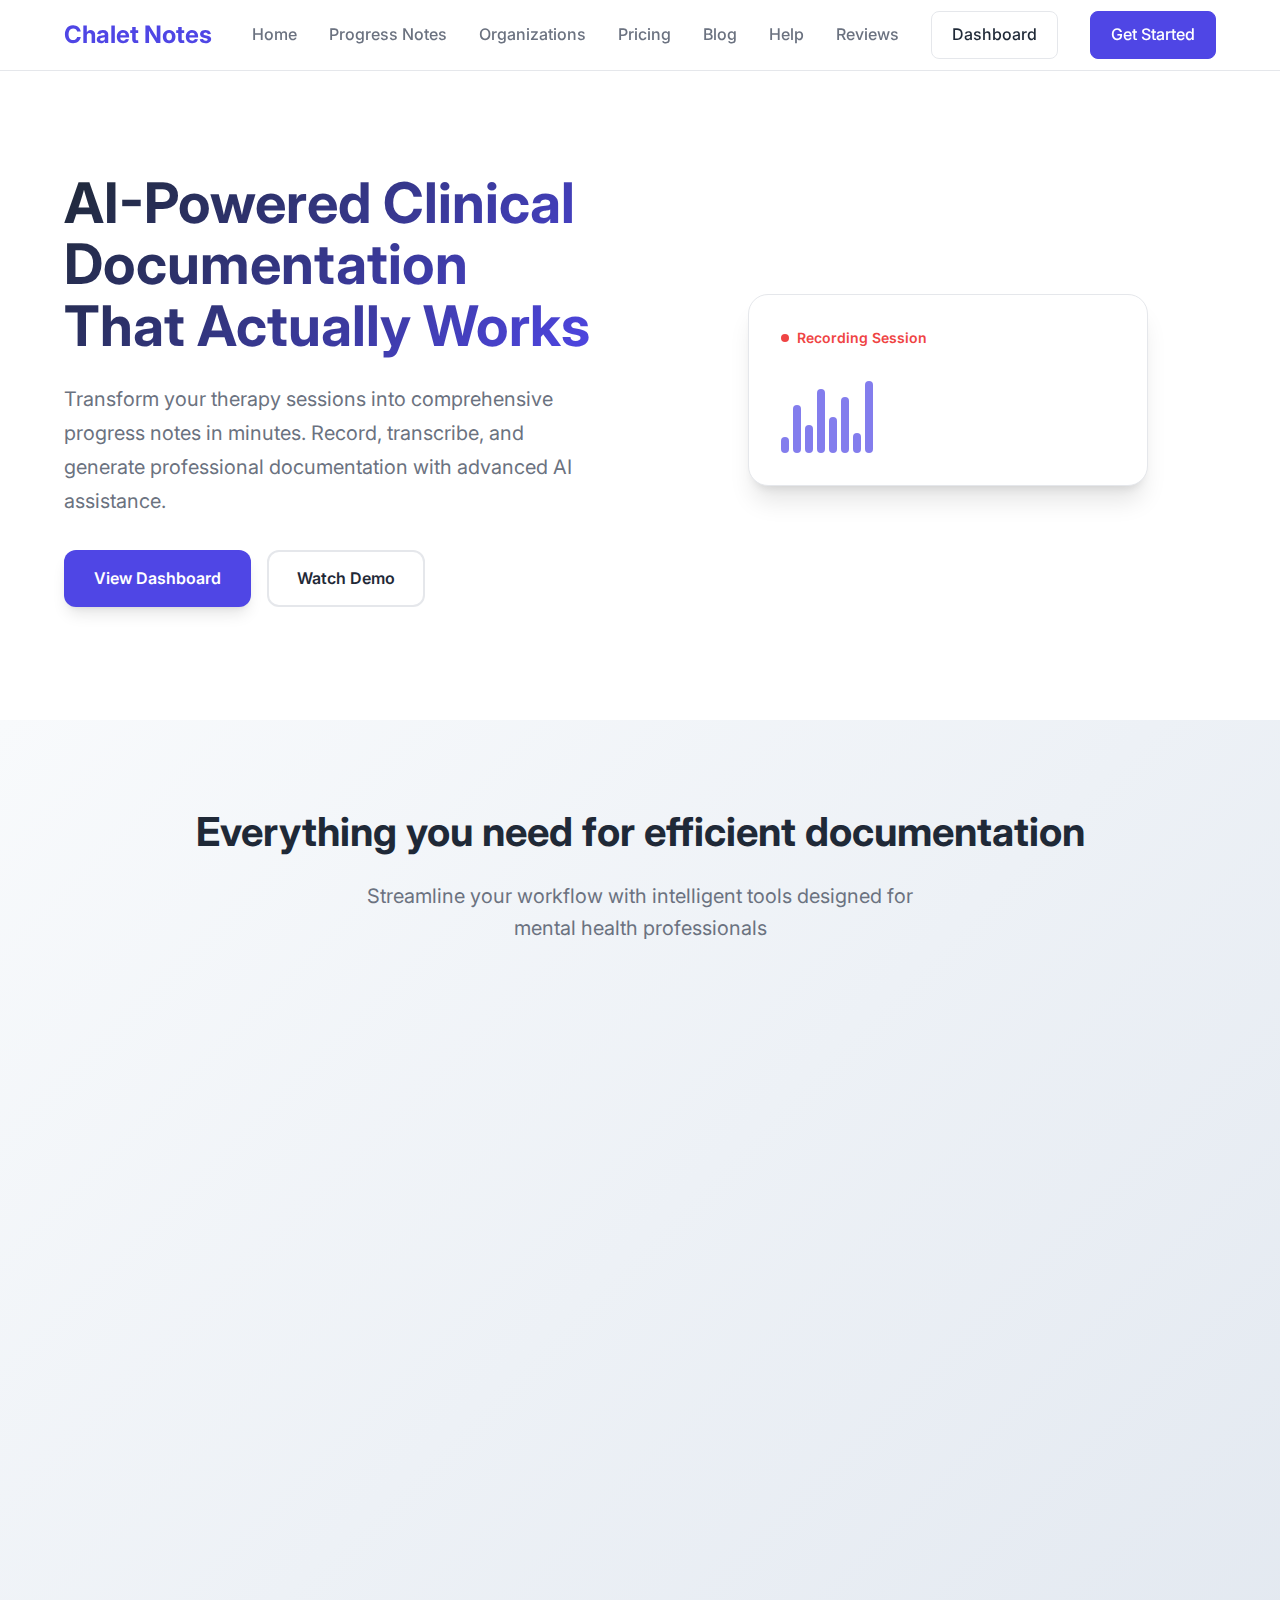
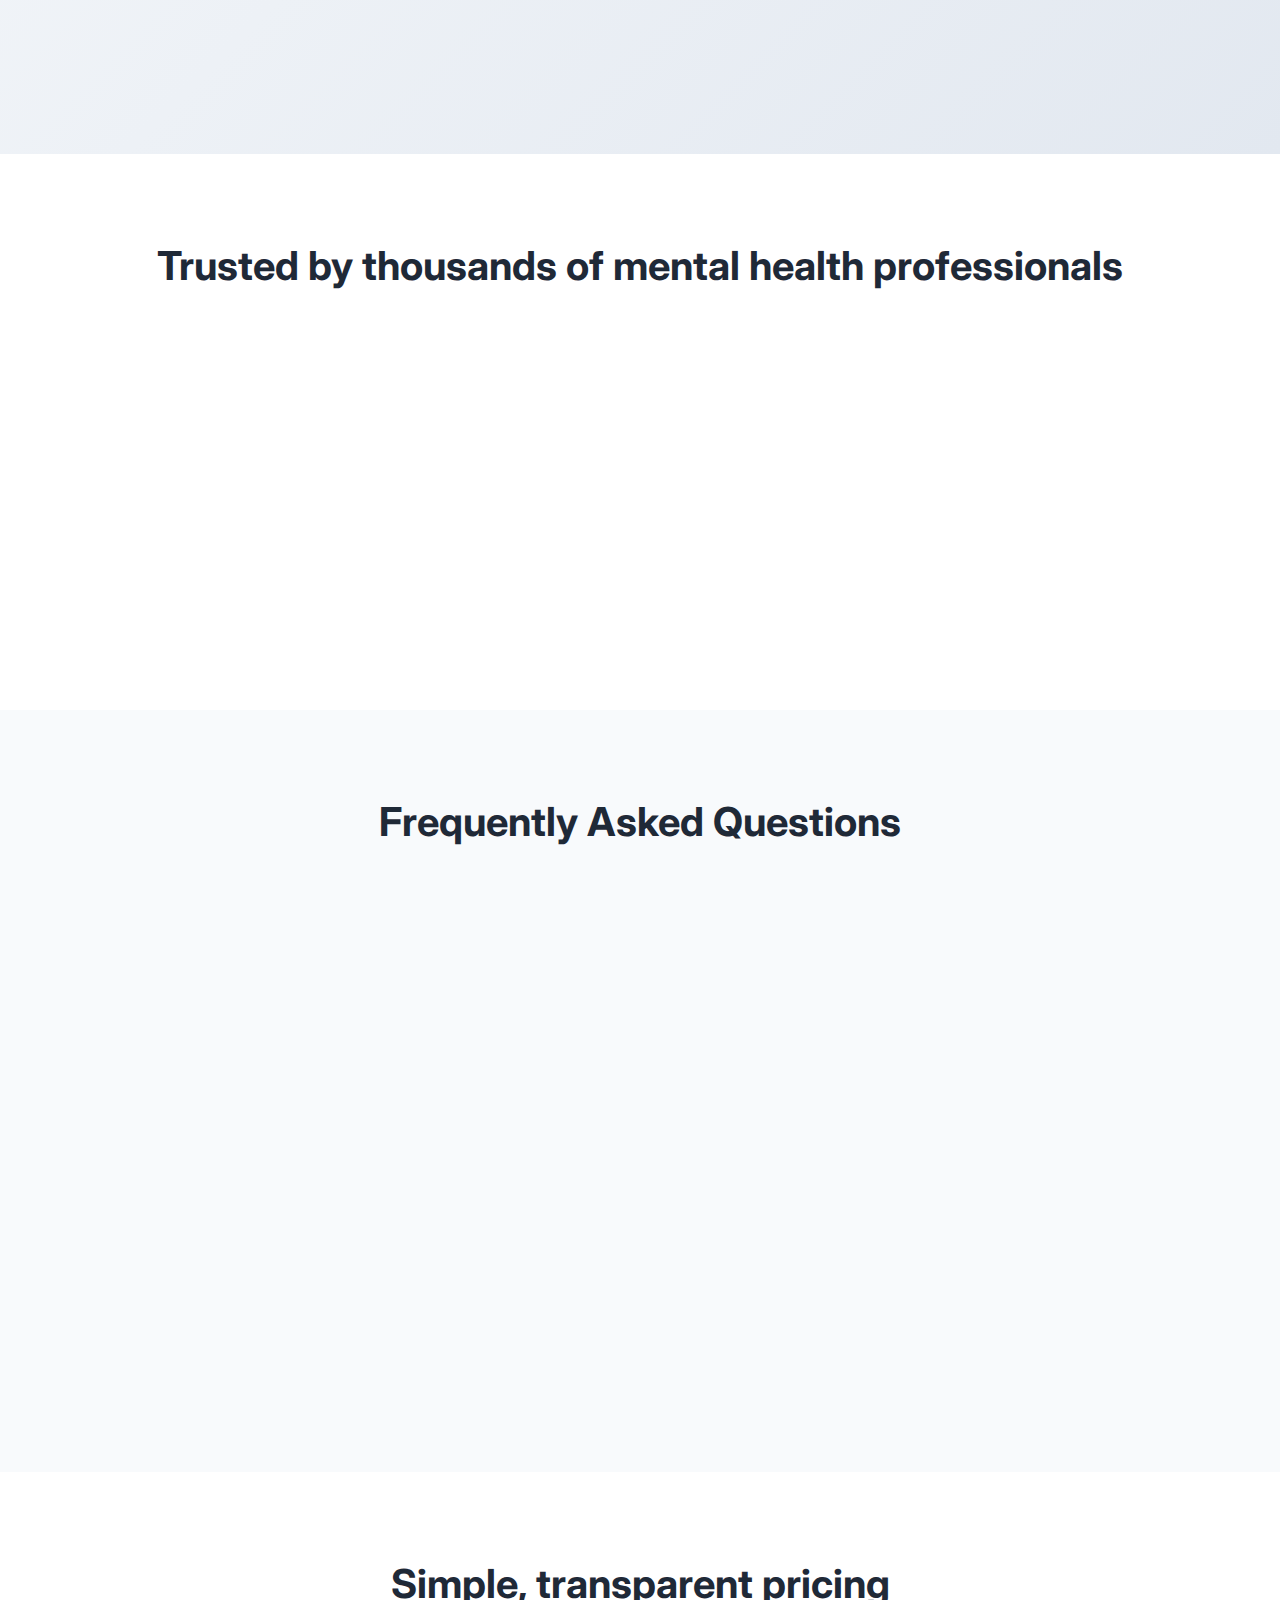
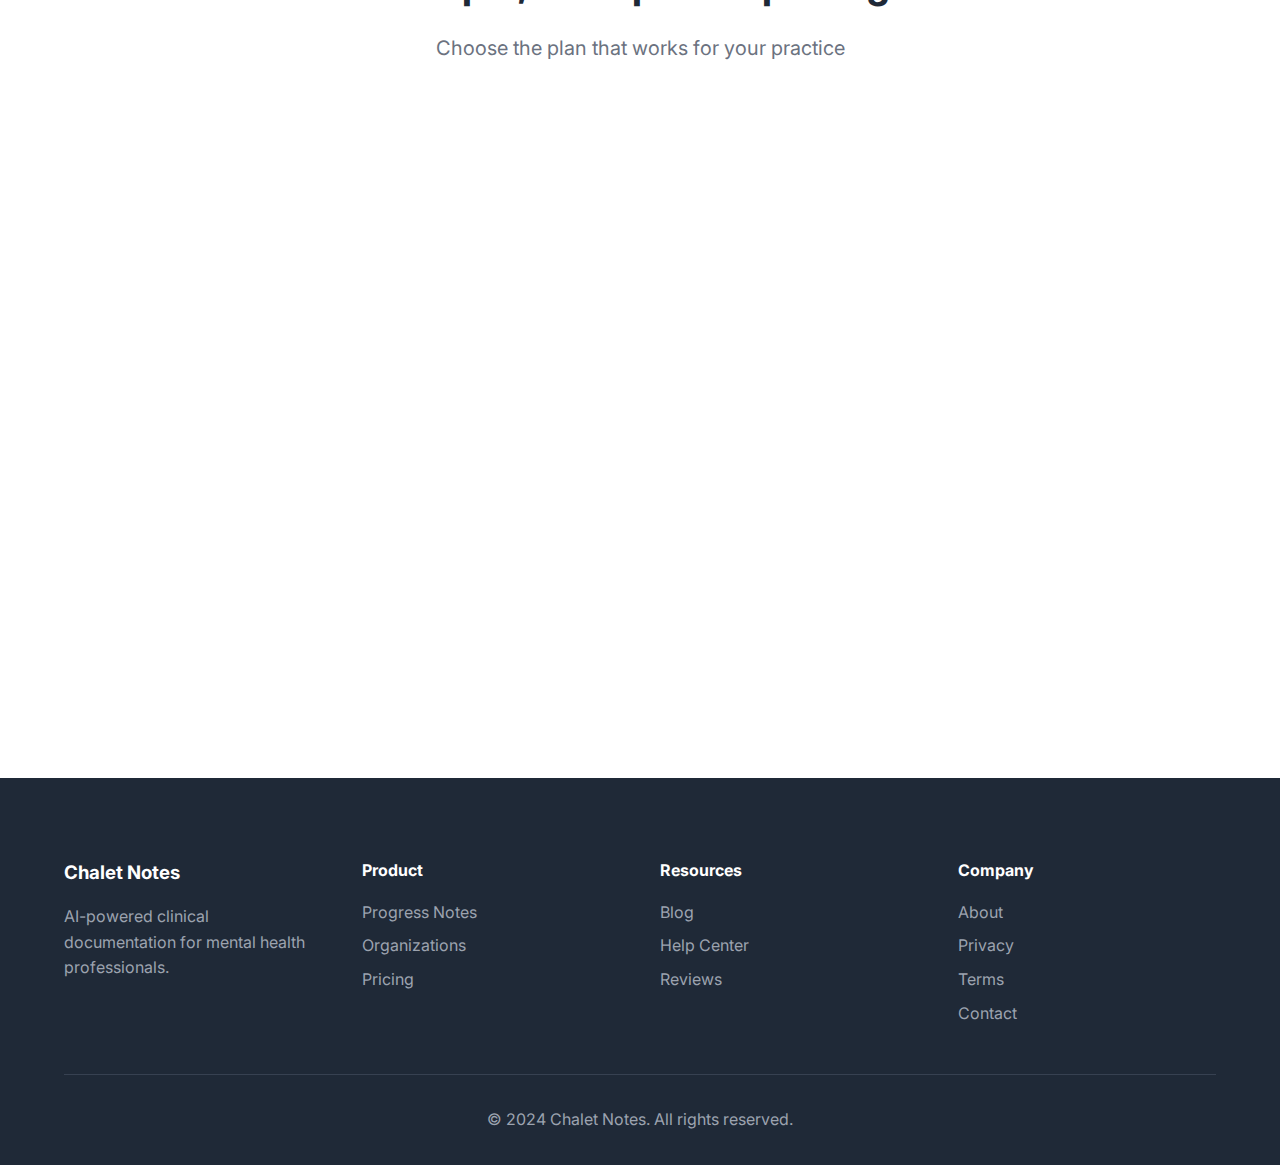
<file: index.html>
<!DOCTYPE html>
<html lang="en">
<head>
    <meta charset="UTF-8">
    <meta name="viewport" content="width=device-width, initial-scale=1.0">
    <title>Chalet Notes - AI-Powered Clinical Documentation</title>
    <link rel="stylesheet" href="styles.css">
    <link href="https://fonts.googleapis.com/css2?family=Inter:wght@300;400;500;600;700&display=swap" rel="stylesheet">
    <link href="https://cdnjs.cloudflare.com/ajax/libs/font-awesome/6.0.0/css/all.min.css" rel="stylesheet">
</head>
<body>
    <nav class="navbar">
        <div class="nav-container">
            <div class="nav-brand">
                <h2>Chalet Notes</h2>
            </div>
            <div class="nav-menu" id="nav-menu">
                <a href="index.html" class="nav-link">Home</a>
                <a href="progress-notes.html" class="nav-link">Progress Notes</a>
                <a href="organizations.html" class="nav-link">Organizations</a>
                <a href="pricing.html" class="nav-link">Pricing</a>
                <a href="blog.html" class="nav-link">Blog</a>
                <a href="help.html" class="nav-link">Help</a>
                <a href="reviews.html" class="nav-link">Reviews</a>
                <a href="dashboard.html" class="nav-btn">Dashboard</a>
                <a href="dashboard.html" class="nav-btn primary">Get Started</a>
            </div>
            <div class="nav-toggle" id="nav-toggle">
                <span class="bar"></span>
                <span class="bar"></span>
                <span class="bar"></span>
            </div>
        </div>
    </nav>

    <main>
        <section class="hero">
            <div class="hero-content">
                <h1 class="hero-title">AI-Powered Clinical Documentation That Actually Works</h1>
                <p class="hero-subtitle">Transform your therapy sessions into comprehensive progress notes in minutes. Record, transcribe, and generate professional documentation with advanced AI assistance.</p>
                <div class="hero-buttons">
                    <a href="dashboard.html" class="btn primary">View Dashboard</a>
                    <a href="#demo" class="btn secondary">Watch Demo</a>
                </div>
            </div>
            <div class="hero-visual">
                <div class="hero-card">
                    <div class="card-header">
                        <div class="recording-indicator">
                            <div class="pulse-dot"></div>
                            Recording Session
                        </div>
                    </div>
                    <div class="waveform">
                        <div class="wave-bar" style="height: 20%"></div>
                        <div class="wave-bar" style="height: 60%"></div>
                        <div class="wave-bar" style="height: 35%"></div>
                        <div class="wave-bar" style="height: 80%"></div>
                        <div class="wave-bar" style="height: 45%"></div>
                        <div class="wave-bar" style="height: 70%"></div>
                        <div class="wave-bar" style="height: 25%"></div>
                        <div class="wave-bar" style="height: 90%"></div>
                    </div>
                </div>
            </div>
        </section>

        <section class="features-preview">
            <div class="container">
                <div class="section-header">
                    <h2>Everything you need for efficient documentation</h2>
                    <p>Streamline your workflow with intelligent tools designed for mental health professionals</p>
                </div>
                <div class="features-grid">
                    <div class="feature-card">
                        <div class="feature-icon">
                            <i class="fas fa-microphone"></i>
                        </div>
                        <h3>Voice Recording</h3>
                        <p>High-quality audio capture with automatic noise reduction and session management</p>
                    </div>
                    <div class="feature-card">
                        <div class="feature-icon">
                            <i class="fas fa-file-text"></i>
                        </div>
                        <h3>Smart Transcription</h3>
                        <p>99.5% accurate transcription with speaker identification and medical terminology</p>
                    </div>
                    <div class="feature-card">
                        <div class="feature-icon">
                            <i class="fas fa-brain"></i>
                        </div>
                        <h3>AI Note Generation</h3>
                        <p>Generate SOAP, BIRP, DAP, and other note formats automatically from session content</p>
                    </div>
                    <div class="feature-card">
                        <div class="feature-icon">
                            <i class="fas fa-users"></i>
                        </div>
                        <h3>Client Management</h3>
                        <p>Organize client information, track progress, and maintain comprehensive records</p>
                    </div>
                    <div class="feature-card">
                        <div class="feature-icon">
                            <i class="fas fa-shield-alt"></i>
                        </div>
                        <h3>HIPAA Compliant</h3>
                        <p>Enterprise-grade security with end-to-end encryption and audit trails</p>
                    </div>
                    <div class="feature-card">
                        <div class="feature-icon">
                            <i class="fas fa-download"></i>
                        </div>
                        <h3>Easy Export</h3>
                        <p>Export notes to your EHR system or save in multiple formats (PDF, Word, etc.)</p>
                    </div>
                </div>
            </div>
        </section>

        <section class="testimonials">
            <div class="container">
                <div class="section-header">
                    <h2>Trusted by thousands of mental health professionals</h2>
                </div>
                <div class="testimonials-grid">
                    <div class="testimonial-card">
                        <div class="testimonial-content">
                            <p>"Blueprint has transformed my practice. I save 2-3 hours per day on documentation and can focus more on my clients."</p>
                        </div>
                        <div class="testimonial-author">
                            <div class="author-avatar">DR</div>
                            <div class="author-info">
                                <h4>Dr. Rachel Martinez</h4>
                                <span>Licensed Clinical Psychologist</span>
                            </div>
                        </div>
                    </div>
                    <div class="testimonial-card">
                        <div class="testimonial-content">
                            <p>"The AI-generated notes are incredibly accurate. It captures nuances I might have missed and helps me provide better care."</p>
                        </div>
                        <div class="testimonial-author">
                            <div class="author-avatar">MJ</div>
                            <div class="author-info">
                                <h4>Michael Johnson, LCSW</h4>
                                <span>Private Practice Therapist</span>
                            </div>
                        </div>
                    </div>
                    <div class="testimonial-card">
                        <div class="testimonial-content">
                            <p>"Our entire practice uses Blueprint. The organization features make it easy to manage multiple clinicians and clients."</p>
                        </div>
                        <div class="testimonial-author">
                            <div class="author-avatar">SL</div>
                            <div class="author-info">
                                <h4>Sarah Lee, PhD</h4>
                                <span>Group Practice Director</span>
                            </div>
                        </div>
                    </div>
                </div>
            </div>
        </section>

        <section class="faq">
            <div class="container">
                <div class="section-header">
                    <h2>Frequently Asked Questions</h2>
                </div>
                <div class="faq-list">
                    <div class="faq-item">
                        <div class="faq-question">
                            <h3>Is Blueprint HIPAA compliant?</h3>
                            <i class="fas fa-chevron-down"></i>
                        </div>
                        <div class="faq-answer">
                            <p>Yes, Blueprint is fully HIPAA compliant with enterprise-grade security, end-to-end encryption, and comprehensive audit trails. We undergo regular security audits and maintain all necessary compliance certifications.</p>
                        </div>
                    </div>
                    <div class="faq-item">
                        <div class="faq-question">
                            <h3>How accurate is the AI transcription?</h3>
                            <i class="fas fa-chevron-down"></i>
                        </div>
                        <div class="faq-answer">
                            <p>Our AI transcription achieves 99.5% accuracy with specialized training on clinical and therapeutic terminology. The system continuously learns and improves from usage patterns.</p>
                        </div>
                    </div>
                    <div class="faq-item">
                        <div class="faq-question">
                            <h3>What note formats does Blueprint support?</h3>
                            <i class="fas fa-chevron-down"></i>
                        </div>
                        <div class="faq-answer">
                            <p>Blueprint supports all major clinical note formats including SOAP, BIRP, DAP, GIRP, EMDR, and freeform notes. You can customize templates and create your own formats as needed.</p>
                        </div>
                    </div>
                    <div class="faq-item">
                        <div class="faq-question">
                            <h3>Can I integrate Blueprint with my existing EHR system?</h3>
                            <i class="fas fa-chevron-down"></i>
                        </div>
                        <div class="faq-answer">
                            <p>Yes, Blueprint offers integrations with major EHR systems and provides export options in multiple formats (PDF, Word, HL7) for seamless workflow integration.</p>
                        </div>
                    </div>
                    <div class="faq-item">
                        <div class="faq-question">
                            <h3>Is there a free trial available?</h3>
                            <i class="fas fa-chevron-down"></i>
                        </div>
                        <div class="faq-answer">
                            <p>Yes, we offer a 14-day free trial with full access to all features. No credit card required to start your trial.</p>
                        </div>
                    </div>
                </div>
            </div>
        </section>

        <section class="pricing-preview">
            <div class="container">
                <div class="section-header">
                    <h2>Simple, transparent pricing</h2>
                    <p>Choose the plan that works for your practice</p>
                </div>
                <div class="pricing-grid">
                    <div class="pricing-card">
                        <div class="plan-header">
                            <h3>Solo</h3>
                            <div class="plan-price">
                                <span class="price">$49</span>
                                <span class="period">/month</span>
                            </div>
                        </div>
                        <ul class="plan-features">
                            <li><i class="fas fa-check"></i> Up to 50 sessions/month</li>
                            <li><i class="fas fa-check"></i> AI transcription & note generation</li>
                            <li><i class="fas fa-check"></i> All note formats</li>
                            <li><i class="fas fa-check"></i> Basic client management</li>
                            <li><i class="fas fa-check"></i> Export to EHR</li>
                        </ul>
                        <a href="dashboard.html" class="btn primary">Start Free Trial</a>
                    </div>
                    <div class="pricing-card featured">
                        <div class="plan-badge">Most Popular</div>
                        <div class="plan-header">
                            <h3>Professional</h3>
                            <div class="plan-price">
                                <span class="price">$99</span>
                                <span class="period">/month</span>
                            </div>
                        </div>
                        <ul class="plan-features">
                            <li><i class="fas fa-check"></i> Unlimited sessions</li>
                            <li><i class="fas fa-check"></i> Advanced AI features</li>
                            <li><i class="fas fa-check"></i> Custom templates</li>
                            <li><i class="fas fa-check"></i> Advanced client management</li>
                            <li><i class="fas fa-check"></i> Priority support</li>
                        </ul>
                        <a href="dashboard.html" class="btn primary">Start Free Trial</a>
                    </div>
                    <div class="pricing-card">
                        <div class="plan-header">
                            <h3>Enterprise</h3>
                            <div class="plan-price">
                                <span class="price">Custom</span>
                            </div>
                        </div>
                        <ul class="plan-features">
                            <li><i class="fas fa-check"></i> Multi-location support</li>
                            <li><i class="fas fa-check"></i> Advanced analytics</li>
                            <li><i class="fas fa-check"></i> Custom integrations</li>
                            <li><i class="fas fa-check"></i> Dedicated account manager</li>
                            <li><i class="fas fa-check"></i> SLA guarantee</li>
                        </ul>
                        <a href="#contact" class="btn secondary">Contact Sales</a>
                    </div>
                </div>
            </div>
        </section>
    </main>

    <footer class="footer">
        <div class="container">
            <div class="footer-content">
                <div class="footer-section">
                    <h3>Chalet Notes</h3>
                    <p>AI-powered clinical documentation for mental health professionals.</p>
                </div>
                <div class="footer-section">
                    <h4>Product</h4>
                    <ul>
                        <li><a href="progress-notes.html">Progress Notes</a></li>
                        <li><a href="organizations.html">Organizations</a></li>
                        <li><a href="pricing.html">Pricing</a></li>
                    </ul>
                </div>
                <div class="footer-section">
                    <h4>Resources</h4>
                    <ul>
                        <li><a href="blog.html">Blog</a></li>
                        <li><a href="help.html">Help Center</a></li>
                        <li><a href="reviews.html">Reviews</a></li>
                    </ul>
                </div>
                <div class="footer-section">
                    <h4>Company</h4>
                    <ul>
                        <li><a href="#about">About</a></li>
                        <li><a href="#privacy">Privacy</a></li>
                        <li><a href="#terms">Terms</a></li>
                        <li><a href="#contact">Contact</a></li>
                    </ul>
                </div>
            </div>
            <div class="footer-bottom">
                <p>&copy; 2024 Chalet Notes. All rights reserved.</p>
            </div>
        </div>
    </footer>

    <script src="script.js"></script>
</body>
</html>
</file>
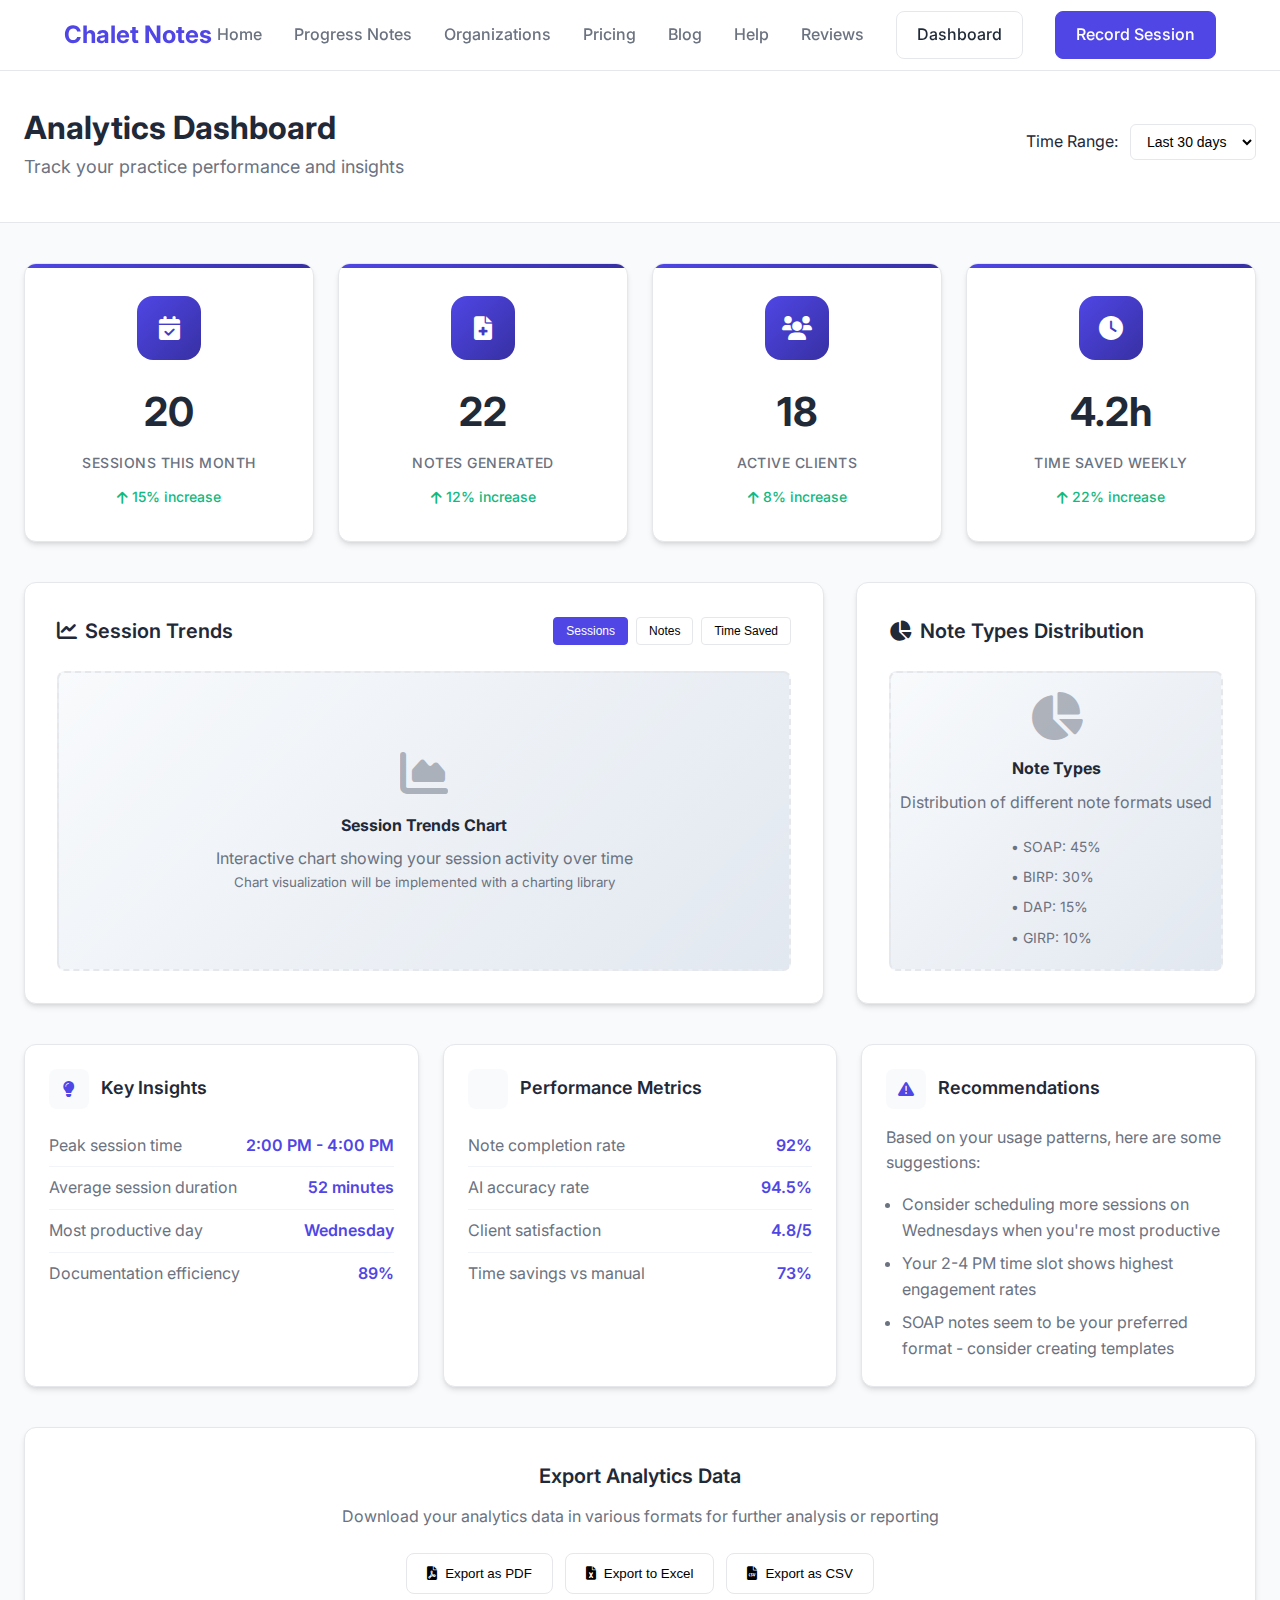
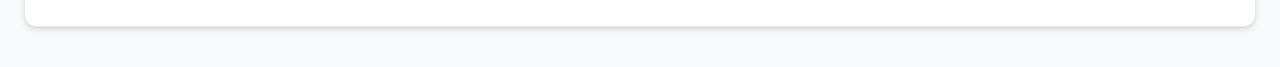
<file: analytics.html>
<!DOCTYPE html>
<html lang="en">
<head>
    <meta charset="UTF-8">
    <meta name="viewport" content="width=device-width, initial-scale=1.0">
    <title>Analytics - Chalet Notes</title>
    <link rel="stylesheet" href="styles.css">
    <link href="https://fonts.googleapis.com/css2?family=Inter:wght@300;400;500;600;700&display=swap" rel="stylesheet">
    <link href="https://cdnjs.cloudflare.com/ajax/libs/font-awesome/6.0.0/css/all.min.css" rel="stylesheet">
    <style>
        .analytics-page {
            min-height: 100vh;
            background: #f8fafc;
            padding-top: 70px;
        }
        
        .analytics-header {
            background: white;
            border-bottom: 1px solid var(--border-color);
            padding: 32px 0;
        }
        
        .analytics-container {
            max-width: 1400px;
            margin: 0 auto;
            padding: 0 24px;
        }
        
        .page-header {
            display: flex;
            justify-content: space-between;
            align-items: center;
            margin-bottom: 8px;
        }
        
        .page-title {
            font-size: 2rem;
            font-weight: 700;
            color: var(--text-primary);
        }
        
        .date-selector {
            display: flex;
            align-items: center;
            gap: 12px;
        }
        
        .date-select {
            padding: 8px 12px;
            border: 1px solid var(--border-color);
            border-radius: 6px;
            background: white;
            font-size: 0.875rem;
        }
        
        .page-subtitle {
            color: var(--text-secondary);
            font-size: 1.125rem;
        }
        
        .analytics-body {
            padding: 40px 0;
        }
        
        .metrics-grid {
            display: grid;
            grid-template-columns: repeat(auto-fit, minmax(280px, 1fr));
            gap: 24px;
            margin-bottom: 40px;
        }
        
        .metric-card {
            background: white;
            padding: 32px 24px;
            border-radius: var(--border-radius);
            box-shadow: var(--shadow-md);
            border: 1px solid var(--border-color);
            text-align: center;
            position: relative;
            overflow: hidden;
        }
        
        .metric-card::before {
            content: '';
            position: absolute;
            top: 0;
            left: 0;
            width: 100%;
            height: 4px;
            background: linear-gradient(135deg, var(--primary-color), var(--primary-hover));
        }
        
        .metric-icon {
            width: 64px;
            height: 64px;
            background: linear-gradient(135deg, var(--primary-color), var(--primary-hover));
            border-radius: 16px;
            display: flex;
            align-items: center;
            justify-content: center;
            color: white;
            font-size: 24px;
            margin: 0 auto 20px;
        }
        
        .metric-number {
            font-size: 2.5rem;
            font-weight: 700;
            color: var(--text-primary);
            margin-bottom: 8px;
        }
        
        .metric-label {
            color: var(--text-secondary);
            font-size: 0.875rem;
            font-weight: 500;
            text-transform: uppercase;
            letter-spacing: 0.5px;
            margin-bottom: 12px;
        }
        
        .metric-change {
            display: flex;
            align-items: center;
            justify-content: center;
            gap: 4px;
            font-size: 0.875rem;
            font-weight: 500;
        }
        
        .metric-change.positive {
            color: var(--success-color);
        }
        
        .metric-change.negative {
            color: var(--error-color);
        }
        
        .charts-grid {
            display: grid;
            grid-template-columns: 2fr 1fr;
            gap: 32px;
            margin-bottom: 40px;
        }
        
        .chart-card {
            background: white;
            padding: 32px;
            border-radius: var(--border-radius);
            box-shadow: var(--shadow-md);
            border: 1px solid var(--border-color);
        }
        
        .chart-header {
            display: flex;
            justify-content: space-between;
            align-items: center;
            margin-bottom: 24px;
        }
        
        .chart-title {
            font-size: 1.25rem;
            font-weight: 600;
            color: var(--text-primary);
            display: flex;
            align-items: center;
            gap: 8px;
        }
        
        .chart-actions {
            display: flex;
            gap: 8px;
        }
        
        .chart-btn {
            padding: 6px 12px;
            font-size: 0.75rem;
            border: 1px solid var(--border-color);
            background: white;
            border-radius: 4px;
            cursor: pointer;
            transition: var(--transition);
        }
        
        .chart-btn:hover {
            background: var(--secondary-color);
        }
        
        .chart-btn.active {
            background: var(--primary-color);
            color: white;
            border-color: var(--primary-color);
        }
        
        .chart-placeholder {
            height: 300px;
            background: linear-gradient(135deg, #f8fafc 0%, #e2e8f0 100%);
            border-radius: 8px;
            display: flex;
            flex-direction: column;
            align-items: center;
            justify-content: center;
            color: var(--text-secondary);
            border: 2px dashed var(--border-color);
        }
        
        .chart-placeholder i {
            font-size: 48px;
            margin-bottom: 16px;
            opacity: 0.5;
        }
        
        .chart-placeholder h4 {
            margin-bottom: 8px;
            color: var(--text-primary);
        }
        
        .insights-section {
            display: grid;
            grid-template-columns: repeat(auto-fit, minmax(350px, 1fr));
            gap: 24px;
        }
        
        .insight-card {
            background: white;
            padding: 24px;
            border-radius: var(--border-radius);
            box-shadow: var(--shadow-md);
            border: 1px solid var(--border-color);
        }
        
        .insight-header {
            display: flex;
            align-items: center;
            gap: 12px;
            margin-bottom: 16px;
        }
        
        .insight-icon {
            width: 40px;
            height: 40px;
            background: var(--secondary-color);
            border-radius: 8px;
            display: flex;
            align-items: center;
            justify-content: center;
            color: var(--primary-color);
        }
        
        .insight-title {
            font-size: 1.125rem;
            font-weight: 600;
            color: var(--text-primary);
        }
        
        .insight-content {
            color: var(--text-secondary);
            line-height: 1.6;
        }
        
        .insight-list {
            list-style: none;
            padding: 0;
            margin: 0;
        }
        
        .insight-list li {
            padding: 8px 0;
            border-bottom: 1px solid #f1f5f9;
            display: flex;
            justify-content: space-between;
            align-items: center;
        }
        
        .insight-list li:last-child {
            border-bottom: none;
        }
        
        .insight-value {
            font-weight: 600;
            color: var(--primary-color);
        }
        
        .export-section {
            background: white;
            padding: 32px;
            border-radius: var(--border-radius);
            box-shadow: var(--shadow-md);
            border: 1px solid var(--border-color);
            margin-top: 40px;
            text-align: center;
        }
        
        .export-title {
            font-size: 1.25rem;
            font-weight: 600;
            color: var(--text-primary);
            margin-bottom: 12px;
        }
        
        .export-description {
            color: var(--text-secondary);
            margin-bottom: 24px;
        }
        
        .export-buttons {
            display: flex;
            gap: 12px;
            justify-content: center;
            flex-wrap: wrap;
        }
        
        .export-btn {
            padding: 12px 20px;
            border: 1px solid var(--border-color);
            background: white;
            border-radius: 8px;
            cursor: pointer;
            transition: var(--transition);
            display: flex;
            align-items: center;
            gap: 8px;
            font-weight: 500;
        }
        
        .export-btn:hover {
            background: var(--secondary-color);
            border-color: var(--primary-color);
            color: var(--primary-color);
        }
        
        @media (max-width: 1024px) {
            .charts-grid {
                grid-template-columns: 1fr;
            }
        }
        
        @media (max-width: 768px) {
            .analytics-container {
                padding: 0 16px;
            }
            
            .page-header {
                flex-direction: column;
                align-items: flex-start;
                gap: 16px;
            }
            
            .metrics-grid {
                grid-template-columns: 1fr;
            }
            
            .chart-card {
                padding: 20px;
            }
            
            .export-buttons {
                flex-direction: column;
                align-items: center;
            }
        }
    </style>
</head>
<body>
    <nav class="navbar">
        <div class="nav-container">
            <div class="nav-brand">
                <h2>Chalet Notes</h2>
            </div>
            <div class="nav-menu" id="nav-menu">
                <a href="index.html" class="nav-link">Home</a>
                <a href="progress-notes.html" class="nav-link">Progress Notes</a>
                <a href="organizations.html" class="nav-link">Organizations</a>
                <a href="pricing.html" class="nav-link">Pricing</a>
                <a href="blog.html" class="nav-link">Blog</a>
                <a href="help.html" class="nav-link">Help</a>
                <a href="reviews.html" class="nav-link">Reviews</a>
                <a href="dashboard.html" class="nav-btn">Dashboard</a>
                <a href="record-session.html" class="nav-btn primary">Record Session</a>
            </div>
            <div class="nav-toggle" id="nav-toggle">
                <span class="bar"></span>
                <span class="bar"></span>
                <span class="bar"></span>
            </div>
        </div>
    </nav>

    <main class="analytics-page">
        <header class="analytics-header">
            <div class="analytics-container">
                <div class="page-header">
                    <div>
                        <h1 class="page-title">Analytics Dashboard</h1>
                        <p class="page-subtitle">Track your practice performance and insights</p>
                    </div>
                    <div class="date-selector">
                        <label for="date-range">Time Range:</label>
                        <select id="date-range" class="date-select">
                            <option value="7d">Last 7 days</option>
                            <option value="30d" selected>Last 30 days</option>
                            <option value="90d">Last 90 days</option>
                            <option value="1y">Last year</option>
                        </select>
                    </div>
                </div>
            </div>
        </header>

        <div class="analytics-body">
            <div class="analytics-container">
                <!-- Key Metrics -->
                <div class="metrics-grid">
                    <div class="metric-card">
                        <div class="metric-icon">
                            <i class="fas fa-calendar-check"></i>
                        </div>
                        <div class="metric-number" id="sessions-metric">24</div>
                        <div class="metric-label">Sessions This Month</div>
                        <div class="metric-change positive">
                            <i class="fas fa-arrow-up"></i>
                            <span>15% increase</span>
                        </div>
                    </div>
                    
                    <div class="metric-card">
                        <div class="metric-icon">
                            <i class="fas fa-file-medical"></i>
                        </div>
                        <div class="metric-number" id="notes-metric">22</div>
                        <div class="metric-label">Notes Generated</div>
                        <div class="metric-change positive">
                            <i class="fas fa-arrow-up"></i>
                            <span>12% increase</span>
                        </div>
                    </div>
                    
                    <div class="metric-card">
                        <div class="metric-icon">
                            <i class="fas fa-users"></i>
                        </div>
                        <div class="metric-number" id="clients-metric">18</div>
                        <div class="metric-label">Active Clients</div>
                        <div class="metric-change positive">
                            <i class="fas fa-arrow-up"></i>
                            <span>8% increase</span>
                        </div>
                    </div>
                    
                    <div class="metric-card">
                        <div class="metric-icon">
                            <i class="fas fa-clock"></i>
                        </div>
                        <div class="metric-number">4.2h</div>
                        <div class="metric-label">Time Saved Weekly</div>
                        <div class="metric-change positive">
                            <i class="fas fa-arrow-up"></i>
                            <span>22% increase</span>
                        </div>
                    </div>
                </div>

                <!-- Charts Section -->
                <div class="charts-grid">
                    <div class="chart-card">
                        <div class="chart-header">
                            <h3 class="chart-title">
                                <i class="fas fa-chart-line"></i>
                                Session Trends
                            </h3>
                            <div class="chart-actions">
                                <button class="chart-btn active">Sessions</button>
                                <button class="chart-btn">Notes</button>
                                <button class="chart-btn">Time Saved</button>
                            </div>
                        </div>
                        <div class="chart-placeholder">
                            <i class="fas fa-chart-area"></i>
                            <h4>Session Trends Chart</h4>
                            <p>Interactive chart showing your session activity over time</p>
                            <small>Chart visualization will be implemented with a charting library</small>
                        </div>
                    </div>
                    
                    <div class="chart-card">
                        <div class="chart-header">
                            <h3 class="chart-title">
                                <i class="fas fa-pie-chart"></i>
                                Note Types Distribution
                            </h3>
                        </div>
                        <div class="chart-placeholder">
                            <i class="fas fa-chart-pie"></i>
                            <h4>Note Types</h4>
                            <p>Distribution of different note formats used</p>
                            <div style="margin-top: 20px; text-align: left; font-size: 0.875rem;">
                                <div style="margin-bottom: 8px;">• SOAP: 45%</div>
                                <div style="margin-bottom: 8px;">• BIRP: 30%</div>
                                <div style="margin-bottom: 8px;">• DAP: 15%</div>
                                <div>• GIRP: 10%</div>
                            </div>
                        </div>
                    </div>
                </div>

                <!-- Insights Section -->
                <div class="insights-section">
                    <div class="insight-card">
                        <div class="insight-header">
                            <div class="insight-icon">
                                <i class="fas fa-lightbulb"></i>
                            </div>
                            <h4 class="insight-title">Key Insights</h4>
                        </div>
                        <div class="insight-content">
                            <ul class="insight-list">
                                <li>
                                    <span>Peak session time</span>
                                    <span class="insight-value">2:00 PM - 4:00 PM</span>
                                </li>
                                <li>
                                    <span>Average session duration</span>
                                    <span class="insight-value">52 minutes</span>
                                </li>
                                <li>
                                    <span>Most productive day</span>
                                    <span class="insight-value">Wednesday</span>
                                </li>
                                <li>
                                    <span>Documentation efficiency</span>
                                    <span class="insight-value">89%</span>
                                </li>
                            </ul>
                        </div>
                    </div>
                    
                    <div class="insight-card">
                        <div class="insight-header">
                            <div class="insight-icon">
                                <i class="fas fa-target"></i>
                            </div>
                            <h4 class="insight-title">Performance Metrics</h4>
                        </div>
                        <div class="insight-content">
                            <ul class="insight-list">
                                <li>
                                    <span>Note completion rate</span>
                                    <span class="insight-value">92%</span>
                                </li>
                                <li>
                                    <span>AI accuracy rate</span>
                                    <span class="insight-value">94.5%</span>
                                </li>
                                <li>
                                    <span>Client satisfaction</span>
                                    <span class="insight-value">4.8/5</span>
                                </li>
                                <li>
                                    <span>Time savings vs manual</span>
                                    <span class="insight-value">73%</span>
                                </li>
                            </ul>
                        </div>
                    </div>
                    
                    <div class="insight-card">
                        <div class="insight-header">
                            <div class="insight-icon">
                                <i class="fas fa-exclamation-triangle"></i>
                            </div>
                            <h4 class="insight-title">Recommendations</h4>
                        </div>
                        <div class="insight-content">
                            <p>Based on your usage patterns, here are some suggestions:</p>
                            <ul style="margin-top: 16px; padding-left: 16px;">
                                <li style="margin-bottom: 8px;">Consider scheduling more sessions on Wednesdays when you're most productive</li>
                                <li style="margin-bottom: 8px;">Your 2-4 PM time slot shows highest engagement rates</li>
                                <li>SOAP notes seem to be your preferred format - consider creating templates</li>
                            </ul>
                        </div>
                    </div>
                </div>

                <!-- Export Section -->
                <div class="export-section">
                    <h3 class="export-title">Export Analytics Data</h3>
                    <p class="export-description">Download your analytics data in various formats for further analysis or reporting</p>
                    <div class="export-buttons">
                        <button class="export-btn" onclick="exportData('pdf')">
                            <i class="fas fa-file-pdf"></i>
                            Export as PDF
                        </button>
                        <button class="export-btn" onclick="exportData('excel')">
                            <i class="fas fa-file-excel"></i>
                            Export to Excel
                        </button>
                        <button class="export-btn" onclick="exportData('csv')">
                            <i class="fas fa-file-csv"></i>
                            Export as CSV
                        </button>
                    </div>
                </div>
            </div>
        </div>
    </main>

    <script src="script.js"></script>
    <script>
        document.addEventListener('DOMContentLoaded', function() {
            initializeAnalytics();
            setupChartButtons();
            setupDateRangeSelector();
        });

        function initializeAnalytics() {
            // Simulate loading analytics data
            updateMetrics();
            
            // Add loading animation to metric cards
            const metricCards = document.querySelectorAll('.metric-card');
            metricCards.forEach((card, index) => {
                card.style.opacity = '0';
                card.style.transform = 'translateY(20px)';
                setTimeout(() => {
                    card.style.transition = 'opacity 0.6s ease, transform 0.6s ease';
                    card.style.opacity = '1';
                    card.style.transform = 'translateY(0)';
                }, index * 100);
            });
        }

        function updateMetrics() {
            // Simulate dynamic data updates
            const metrics = {
                sessions: Math.floor(Math.random() * 10) + 20,
                notes: Math.floor(Math.random() * 8) + 18,
                clients: Math.floor(Math.random() * 5) + 15
            };
            
            document.getElementById('sessions-metric').textContent = metrics.sessions;
            document.getElementById('notes-metric').textContent = metrics.notes;
            document.getElementById('clients-metric').textContent = metrics.clients;
        }

        function setupChartButtons() {
            const chartButtons = document.querySelectorAll('.chart-btn');
            chartButtons.forEach(button => {
                button.addEventListener('click', function() {
                    // Remove active class from siblings
                    this.parentElement.querySelectorAll('.chart-btn').forEach(btn => {
                        btn.classList.remove('active');
                    });
                    
                    // Add active class to clicked button
                    this.classList.add('active');
                    
                    // Simulate chart update
                    const chartPlaceholder = this.closest('.chart-card').querySelector('.chart-placeholder');
                    chartPlaceholder.style.opacity = '0.5';
                    setTimeout(() => {
                        chartPlaceholder.style.opacity = '1';
                    }, 300);
                });
            });
        }

        function setupDateRangeSelector() {
            const dateSelect = document.getElementById('date-range');
            dateSelect.addEventListener('change', function() {
                const selectedRange = this.value;
                
                // Show loading state
                const metricNumbers = document.querySelectorAll('.metric-number');
                metricNumbers.forEach(metric => {
                    metric.style.opacity = '0.5';
                });
                
                // Simulate data fetch delay
                setTimeout(() => {
                    updateMetrics();
                    metricNumbers.forEach(metric => {
                        metric.style.opacity = '1';
                    });
                    
                    showFeedback(`Analytics updated for ${getDateRangeLabel(selectedRange)}`, 'success');
                }, 800);
            });
        }

        function getDateRangeLabel(range) {
            const labels = {
                '7d': 'last 7 days',
                '30d': 'last 30 days',
                '90d': 'last 90 days',
                '1y': 'last year'
            };
            return labels[range] || 'selected period';
        }

        function exportData(format) {
            // Simulate export process
            showFeedback(`Preparing ${format.toUpperCase()} export...`, 'info');
            
            setTimeout(() => {
                showFeedback(`Analytics data exported successfully as ${format.toUpperCase()}!`, 'success');
            }, 2000);
        }

        function showFeedback(message, type = 'info') {
            const feedback = document.createElement('div');
            feedback.style.cssText = `
                position: fixed;
                top: 90px;
                right: 20px;
                padding: 12px 16px;
                border-radius: 8px;
                color: white;
                font-weight: 500;
                z-index: 10000;
                box-shadow: 0 4px 6px -1px rgb(0 0 0 / 0.1);
                animation: slideInRight 0.3s ease-out;
                background: ${type === 'success' ? '#10b981' : type === 'error' ? '#ef4444' : '#4f46e5'};
            `;
            
            feedback.innerHTML = `<i class="fas fa-${type === 'success' ? 'check-circle' : type === 'error' ? 'exclamation-triangle' : 'info-circle'}"></i> ${message}`;
            
            document.body.appendChild(feedback);
            
            setTimeout(() => {
                feedback.remove();
            }, 4000);
        }
    </script>
</body>
</html>
</file>
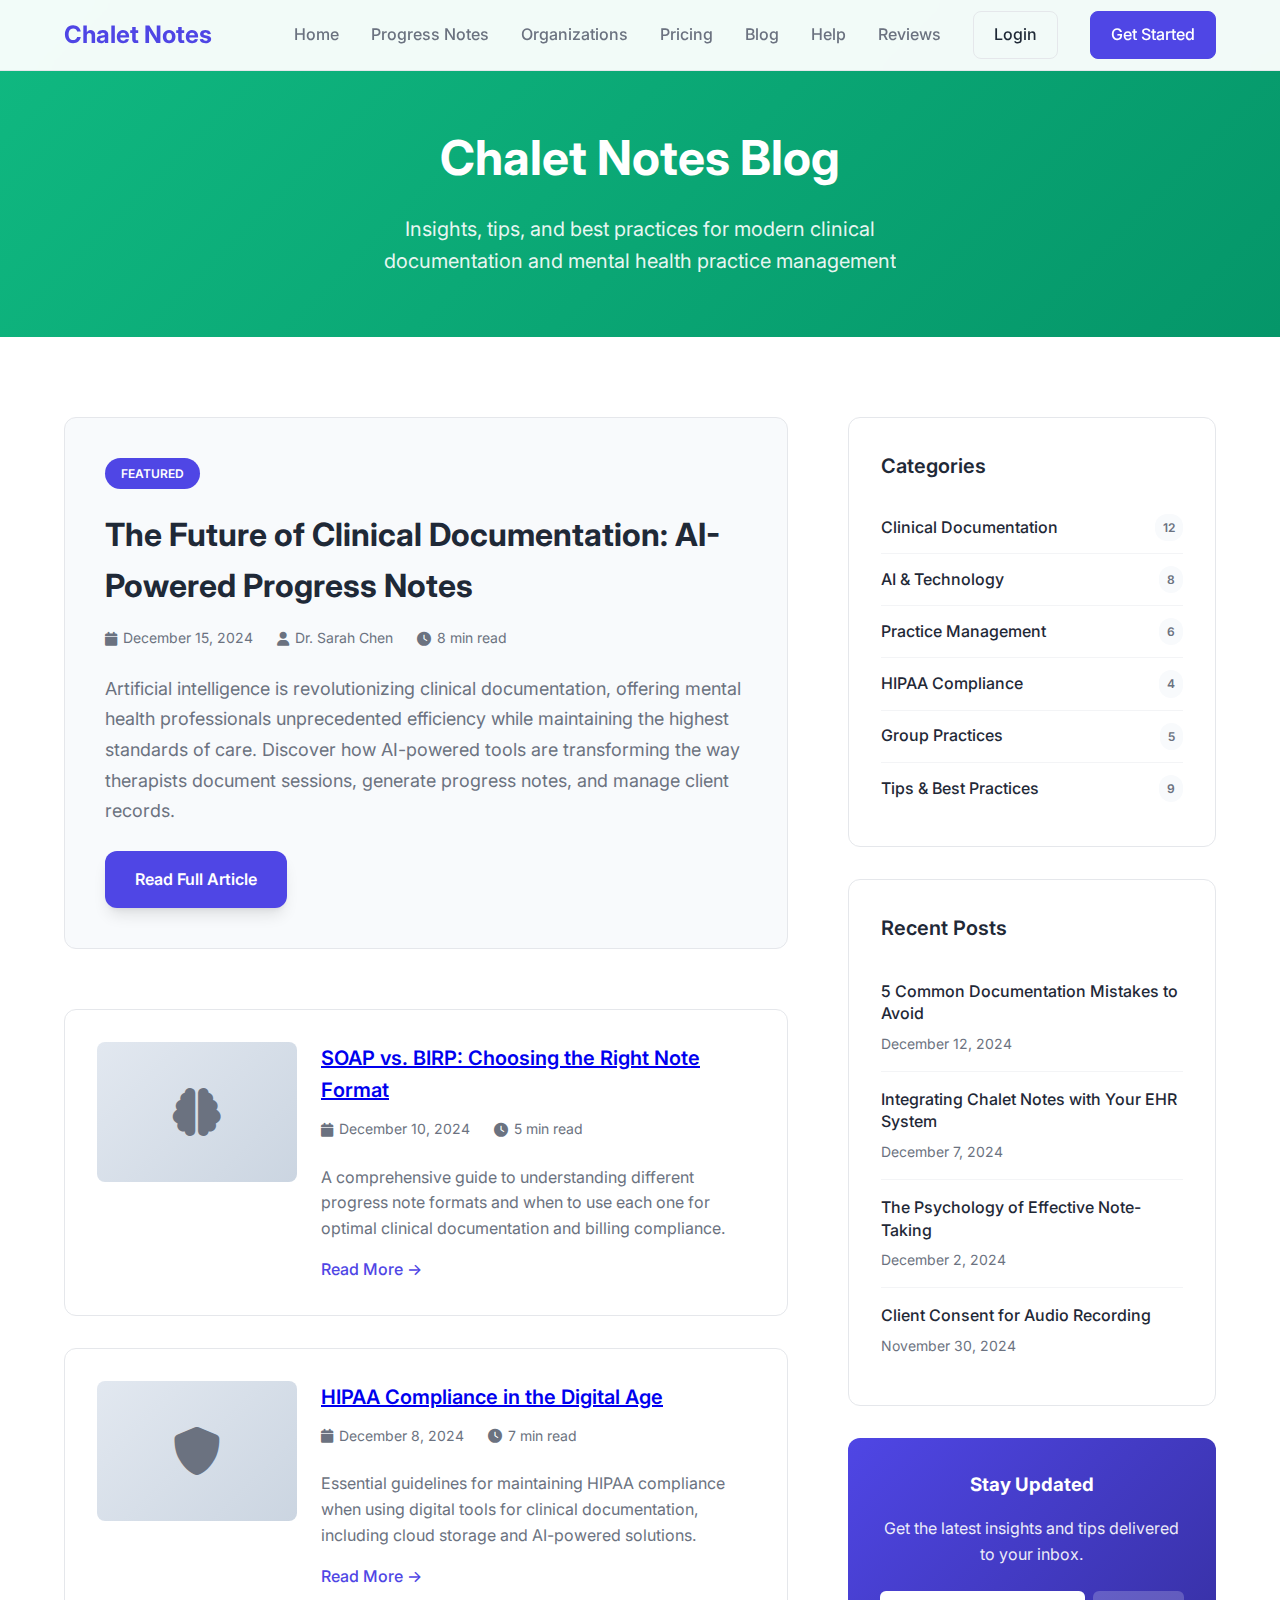
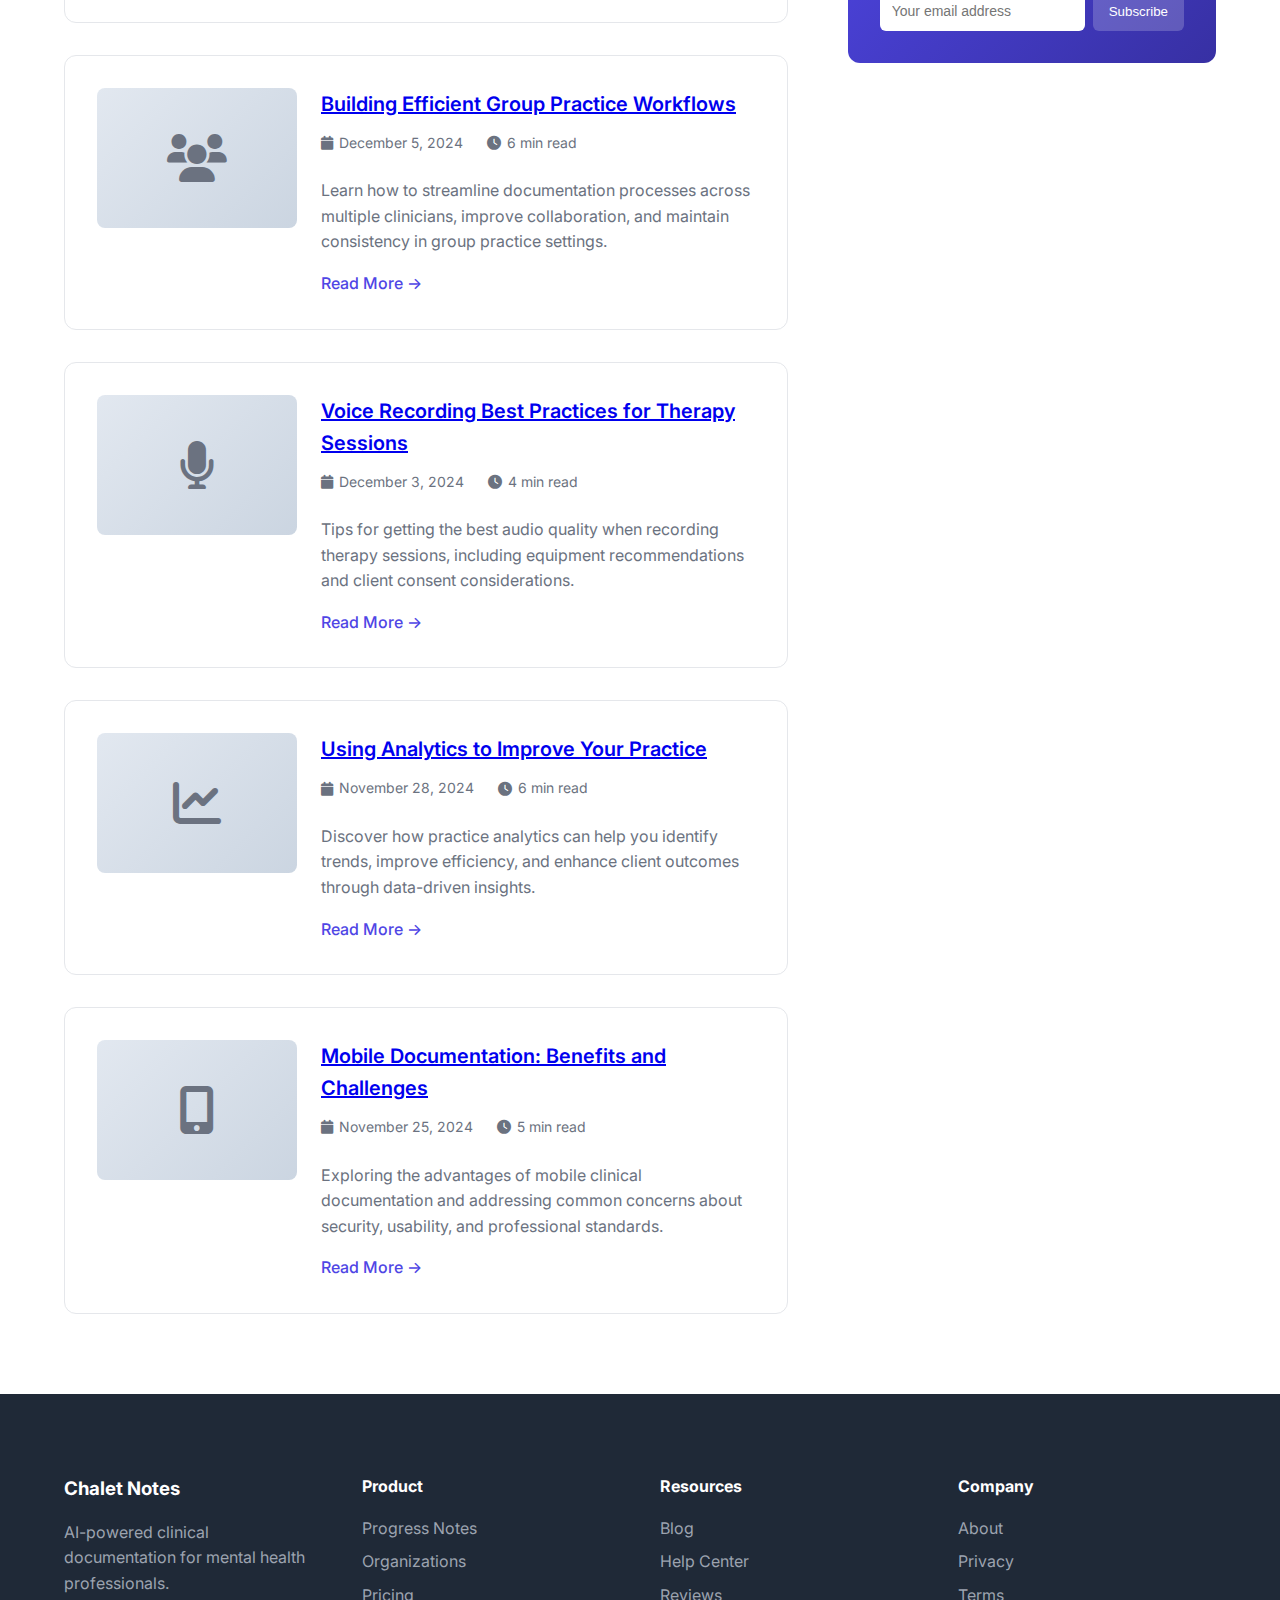
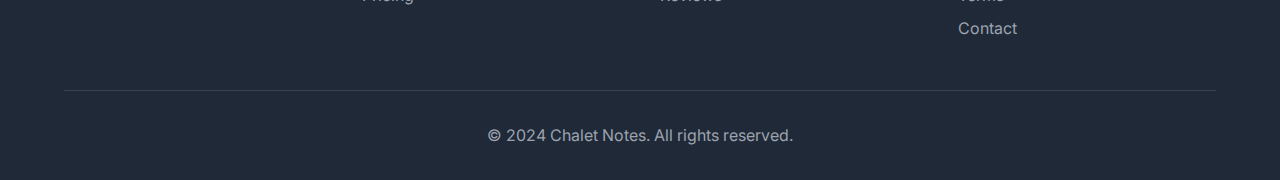
<file: blog.html>
<!DOCTYPE html>
<html lang="en">
<head>
    <meta charset="UTF-8">
    <meta name="viewport" content="width=device-width, initial-scale=1.0">
    <title>Blog - Chalet Notes</title>
    <link rel="stylesheet" href="styles.css">
    <link href="https://fonts.googleapis.com/css2?family=Inter:wght@300;400;500;600;700&display=swap" rel="stylesheet">
    <link href="https://cdnjs.cloudflare.com/ajax/libs/font-awesome/6.0.0/css/all.min.css" rel="stylesheet">
    <style>
        .blog-hero {
            padding: 120px 0 60px;
            background: linear-gradient(135deg, #10b981 0%, #059669 100%);
            color: white;
            text-align: center;
        }
        
        .blog-hero h1 {
            font-size: 3rem;
            font-weight: 700;
            margin-bottom: 16px;
        }
        
        .blog-hero p {
            font-size: 1.25rem;
            opacity: 0.9;
            max-width: 600px;
            margin: 0 auto;
        }
        
        .blog-main {
            padding: 80px 0;
            background: white;
        }
        
        .blog-layout {
            display: grid;
            grid-template-columns: 2fr 1fr;
            gap: 60px;
            max-width: 1200px;
            margin: 0 auto;
            padding: 0 24px;
        }
        
        .blog-content {
            /* Main content area */
        }
        
        .blog-sidebar {
            /* Sidebar content */
        }
        
        .featured-post {
            background: var(--secondary-color);
            border-radius: var(--border-radius);
            padding: 40px;
            margin-bottom: 60px;
            border: 1px solid var(--border-color);
        }
        
        .featured-badge {
            background: var(--primary-color);
            color: white;
            padding: 6px 16px;
            border-radius: 20px;
            font-size: 12px;
            font-weight: 600;
            text-transform: uppercase;
            display: inline-block;
            margin-bottom: 20px;
        }
        
        .featured-post h2 {
            font-size: 2rem;
            font-weight: 700;
            margin-bottom: 16px;
            color: var(--text-primary);
        }
        
        .featured-post p {
            color: var(--text-secondary);
            font-size: 1.125rem;
            line-height: 1.7;
            margin-bottom: 24px;
        }
        
        .post-meta {
            display: flex;
            align-items: center;
            gap: 24px;
            color: var(--text-secondary);
            font-size: 0.875rem;
            margin-bottom: 24px;
        }
        
        .meta-item {
            display: flex;
            align-items: center;
            gap: 6px;
        }
        
        .blog-posts-grid {
            display: grid;
            gap: 32px;
        }
        
        .blog-post-card {
            display: grid;
            grid-template-columns: 200px 1fr;
            gap: 24px;
            padding: 32px;
            background: white;
            border-radius: var(--border-radius);
            border: 1px solid var(--border-color);
            transition: var(--transition);
        }
        
        .blog-post-card:hover {
            box-shadow: var(--shadow-lg);
            transform: translateY(-2px);
        }
        
        .post-image {
            width: 200px;
            height: 140px;
            background: linear-gradient(135deg, #e2e8f0, #cbd5e1);
            border-radius: 8px;
            display: flex;
            align-items: center;
            justify-content: center;
            color: var(--text-secondary);
            font-size: 48px;
        }
        
        .post-content h3 {
            font-size: 1.25rem;
            font-weight: 600;
            margin-bottom: 12px;
            color: var(--text-primary);
        }
        
        .post-content h3:hover {
            color: var(--primary-color);
        }
        
        .post-excerpt {
            color: var(--text-secondary);
            line-height: 1.6;
            margin-bottom: 16px;
        }
        
        .read-more {
            color: var(--primary-color);
            font-weight: 500;
            text-decoration: none;
            transition: var(--transition);
        }
        
        .read-more:hover {
            color: var(--primary-hover);
        }
        
        .sidebar-section {
            background: white;
            border-radius: var(--border-radius);
            padding: 32px;
            border: 1px solid var(--border-color);
            margin-bottom: 32px;
        }
        
        .sidebar-section h3 {
            font-size: 1.25rem;
            font-weight: 600;
            margin-bottom: 20px;
            color: var(--text-primary);
        }
        
        .category-list {
            list-style: none;
        }
        
        .category-list li {
            display: flex;
            justify-content: space-between;
            align-items: center;
            padding: 12px 0;
            border-bottom: 1px solid #f3f4f6;
        }
        
        .category-list li:last-child {
            border-bottom: none;
        }
        
        .category-name {
            color: var(--text-primary);
            text-decoration: none;
            font-weight: 500;
            transition: var(--transition);
        }
        
        .category-name:hover {
            color: var(--primary-color);
        }
        
        .category-count {
            background: var(--secondary-color);
            color: var(--text-secondary);
            padding: 4px 8px;
            border-radius: 12px;
            font-size: 12px;
            font-weight: 600;
        }
        
        .recent-posts {
            list-style: none;
        }
        
        .recent-posts li {
            padding: 16px 0;
            border-bottom: 1px solid #f3f4f6;
        }
        
        .recent-posts li:last-child {
            border-bottom: none;
        }
        
        .recent-post-title {
            font-weight: 500;
            color: var(--text-primary);
            text-decoration: none;
            line-height: 1.4;
            margin-bottom: 8px;
            display: block;
            transition: var(--transition);
        }
        
        .recent-post-title:hover {
            color: var(--primary-color);
        }
        
        .recent-post-date {
            color: var(--text-secondary);
            font-size: 0.875rem;
        }
        
        .newsletter-signup {
            background: linear-gradient(135deg, var(--primary-color), var(--primary-hover));
            border-radius: var(--border-radius);
            padding: 32px;
            text-align: center;
            color: white;
        }
        
        .newsletter-signup h3 {
            margin-bottom: 16px;
            color: white;
        }
        
        .newsletter-signup p {
            opacity: 0.9;
            margin-bottom: 24px;
        }
        
        .newsletter-form {
            display: flex;
            gap: 8px;
        }
        
        .newsletter-input {
            flex: 1;
            padding: 12px;
            border: none;
            border-radius: 6px;
            font-size: 14px;
        }
        
        .newsletter-btn {
            background: rgba(255, 255, 255, 0.2);
            color: white;
            border: none;
            padding: 12px 16px;
            border-radius: 6px;
            cursor: pointer;
            font-weight: 500;
            transition: var(--transition);
        }
        
        .newsletter-btn:hover {
            background: rgba(255, 255, 255, 0.3);
        }
        
        @media (max-width: 768px) {
            .blog-hero h1 {
                font-size: 2.5rem;
            }
            
            .blog-layout {
                grid-template-columns: 1fr;
                gap: 40px;
            }
            
            .blog-post-card {
                grid-template-columns: 1fr;
                text-align: center;
            }
            
            .post-image {
                width: 100%;
                height: 200px;
            }
            
            .newsletter-form {
                flex-direction: column;
            }
        }
    </style>
</head>
<body>
    <nav class="navbar">
        <div class="nav-container">
            <div class="nav-brand">
                <h2>Chalet Notes</h2>
            </div>
            <div class="nav-menu" id="nav-menu">
                <a href="index.html" class="nav-link">Home</a>
                <a href="progress-notes.html" class="nav-link">Progress Notes</a>
                <a href="organizations.html" class="nav-link">Organizations</a>
                <a href="pricing.html" class="nav-link">Pricing</a>
                <a href="blog.html" class="nav-link">Blog</a>
                <a href="help.html" class="nav-link">Help</a>
                <a href="reviews.html" class="nav-link">Reviews</a>
                <a href="login.html" class="nav-btn">Login</a>
                <a href="signup.html" class="nav-btn primary">Get Started</a>
            </div>
            <div class="nav-toggle" id="nav-toggle">
                <span class="bar"></span>
                <span class="bar"></span>
                <span class="bar"></span>
            </div>
        </div>
    </nav>

    <main>
        <section class="blog-hero">
            <div class="container">
                <h1>Chalet Notes Blog</h1>
                <p>Insights, tips, and best practices for modern clinical documentation and mental health practice management</p>
            </div>
        </section>

        <section class="blog-main">
            <div class="blog-layout">
                <div class="blog-content">
                    <article class="featured-post">
                        <div class="featured-badge">Featured</div>
                        <h2>The Future of Clinical Documentation: AI-Powered Progress Notes</h2>
                        <div class="post-meta">
                            <div class="meta-item">
                                <i class="fas fa-calendar"></i>
                                <span>December 15, 2024</span>
                            </div>
                            <div class="meta-item">
                                <i class="fas fa-user"></i>
                                <span>Dr. Sarah Chen</span>
                            </div>
                            <div class="meta-item">
                                <i class="fas fa-clock"></i>
                                <span>8 min read</span>
                            </div>
                        </div>
                        <p>Artificial intelligence is revolutionizing clinical documentation, offering mental health professionals unprecedented efficiency while maintaining the highest standards of care. Discover how AI-powered tools are transforming the way therapists document sessions, generate progress notes, and manage client records.</p>
                        <a href="#" class="btn primary">Read Full Article</a>
                    </article>

                    <div class="blog-posts-grid">
                        <article class="blog-post-card">
                            <div class="post-image">
                                <i class="fas fa-brain"></i>
                            </div>
                            <div class="post-content">
                                <h3><a href="#" class="post-title">SOAP vs. BIRP: Choosing the Right Note Format</a></h3>
                                <div class="post-meta">
                                    <div class="meta-item">
                                        <i class="fas fa-calendar"></i>
                                        <span>December 10, 2024</span>
                                    </div>
                                    <div class="meta-item">
                                        <i class="fas fa-clock"></i>
                                        <span>5 min read</span>
                                    </div>
                                </div>
                                <p class="post-excerpt">A comprehensive guide to understanding different progress note formats and when to use each one for optimal clinical documentation and billing compliance.</p>
                                <a href="#" class="read-more">Read More →</a>
                            </div>
                        </article>

                        <article class="blog-post-card">
                            <div class="post-image">
                                <i class="fas fa-shield-alt"></i>
                            </div>
                            <div class="post-content">
                                <h3><a href="#" class="post-title">HIPAA Compliance in the Digital Age</a></h3>
                                <div class="post-meta">
                                    <div class="meta-item">
                                        <i class="fas fa-calendar"></i>
                                        <span>December 8, 2024</span>
                                    </div>
                                    <div class="meta-item">
                                        <i class="fas fa-clock"></i>
                                        <span>7 min read</span>
                                    </div>
                                </div>
                                <p class="post-excerpt">Essential guidelines for maintaining HIPAA compliance when using digital tools for clinical documentation, including cloud storage and AI-powered solutions.</p>
                                <a href="#" class="read-more">Read More →</a>
                            </div>
                        </article>

                        <article class="blog-post-card">
                            <div class="post-image">
                                <i class="fas fa-users"></i>
                            </div>
                            <div class="post-content">
                                <h3><a href="#" class="post-title">Building Efficient Group Practice Workflows</a></h3>
                                <div class="post-meta">
                                    <div class="meta-item">
                                        <i class="fas fa-calendar"></i>
                                        <span>December 5, 2024</span>
                                    </div>
                                    <div class="meta-item">
                                        <i class="fas fa-clock"></i>
                                        <span>6 min read</span>
                                    </div>
                                </div>
                                <p class="post-excerpt">Learn how to streamline documentation processes across multiple clinicians, improve collaboration, and maintain consistency in group practice settings.</p>
                                <a href="#" class="read-more">Read More →</a>
                            </div>
                        </article>

                        <article class="blog-post-card">
                            <div class="post-image">
                                <i class="fas fa-microphone"></i>
                            </div>
                            <div class="post-content">
                                <h3><a href="#" class="post-title">Voice Recording Best Practices for Therapy Sessions</a></h3>
                                <div class="post-meta">
                                    <div class="meta-item">
                                        <i class="fas fa-calendar"></i>
                                        <span>December 3, 2024</span>
                                    </div>
                                    <div class="meta-item">
                                        <i class="fas fa-clock"></i>
                                        <span>4 min read</span>
                                    </div>
                                </div>
                                <p class="post-excerpt">Tips for getting the best audio quality when recording therapy sessions, including equipment recommendations and client consent considerations.</p>
                                <a href="#" class="read-more">Read More →</a>
                            </div>
                        </article>

                        <article class="blog-post-card">
                            <div class="post-image">
                                <i class="fas fa-chart-line"></i>
                            </div>
                            <div class="post-content">
                                <h3><a href="#" class="post-title">Using Analytics to Improve Your Practice</a></h3>
                                <div class="post-meta">
                                    <div class="meta-item">
                                        <i class="fas fa-calendar"></i>
                                        <span>November 28, 2024</span>
                                    </div>
                                    <div class="meta-item">
                                        <i class="fas fa-clock"></i>
                                        <span>6 min read</span>
                                    </div>
                                </div>
                                <p class="post-excerpt">Discover how practice analytics can help you identify trends, improve efficiency, and enhance client outcomes through data-driven insights.</p>
                                <a href="#" class="read-more">Read More →</a>
                            </div>
                        </article>

                        <article class="blog-post-card">
                            <div class="post-image">
                                <i class="fas fa-mobile-alt"></i>
                            </div>
                            <div class="post-content">
                                <h3><a href="#" class="post-title">Mobile Documentation: Benefits and Challenges</a></h3>
                                <div class="post-meta">
                                    <div class="meta-item">
                                        <i class="fas fa-calendar"></i>
                                        <span>November 25, 2024</span>
                                    </div>
                                    <div class="meta-item">
                                        <i class="fas fa-clock"></i>
                                        <span>5 min read</span>
                                    </div>
                                </div>
                                <p class="post-excerpt">Exploring the advantages of mobile clinical documentation and addressing common concerns about security, usability, and professional standards.</p>
                                <a href="#" class="read-more">Read More →</a>
                            </div>
                        </article>
                    </div>
                </div>

                <aside class="blog-sidebar">
                    <div class="sidebar-section">
                        <h3>Categories</h3>
                        <ul class="category-list">
                            <li>
                                <a href="#" class="category-name">Clinical Documentation</a>
                                <span class="category-count">12</span>
                            </li>
                            <li>
                                <a href="#" class="category-name">AI & Technology</a>
                                <span class="category-count">8</span>
                            </li>
                            <li>
                                <a href="#" class="category-name">Practice Management</a>
                                <span class="category-count">6</span>
                            </li>
                            <li>
                                <a href="#" class="category-name">HIPAA Compliance</a>
                                <span class="category-count">4</span>
                            </li>
                            <li>
                                <a href="#" class="category-name">Group Practices</a>
                                <span class="category-count">5</span>
                            </li>
                            <li>
                                <a href="#" class="category-name">Tips & Best Practices</a>
                                <span class="category-count">9</span>
                            </li>
                        </ul>
                    </div>

                    <div class="sidebar-section">
                        <h3>Recent Posts</h3>
                        <ul class="recent-posts">
                            <li>
                                <a href="#" class="recent-post-title">5 Common Documentation Mistakes to Avoid</a>
                                <div class="recent-post-date">December 12, 2024</div>
                            </li>
                            <li>
                                <a href="#" class="recent-post-title">Integrating Chalet Notes with Your EHR System</a>
                                <div class="recent-post-date">December 7, 2024</div>
                            </li>
                            <li>
                                <a href="#" class="recent-post-title">The Psychology of Effective Note-Taking</a>
                                <div class="recent-post-date">December 2, 2024</div>
                            </li>
                            <li>
                                <a href="#" class="recent-post-title">Client Consent for Audio Recording</a>
                                <div class="recent-post-date">November 30, 2024</div>
                            </li>
                        </ul>
                    </div>

                    <div class="newsletter-signup">
                        <h3>Stay Updated</h3>
                        <p>Get the latest insights and tips delivered to your inbox.</p>
                        <form class="newsletter-form">
                            <input type="email" class="newsletter-input" placeholder="Your email address" required>
                            <button type="submit" class="newsletter-btn">Subscribe</button>
                        </form>
                    </div>
                </aside>
            </div>
        </section>
    </main>

    <footer class="footer">
        <div class="container">
            <div class="footer-content">
                <div class="footer-section">
                    <h3>Chalet Notes</h3>
                    <p>AI-powered clinical documentation for mental health professionals.</p>
                </div>
                <div class="footer-section">
                    <h4>Product</h4>
                    <ul>
                        <li><a href="progress-notes.html">Progress Notes</a></li>
                        <li><a href="organizations.html">Organizations</a></li>
                        <li><a href="pricing.html">Pricing</a></li>
                    </ul>
                </div>
                <div class="footer-section">
                    <h4>Resources</h4>
                    <ul>
                        <li><a href="blog.html">Blog</a></li>
                        <li><a href="help.html">Help Center</a></li>
                        <li><a href="reviews.html">Reviews</a></li>
                    </ul>
                </div>
                <div class="footer-section">
                    <h4>Company</h4>
                    <ul>
                        <li><a href="#about">About</a></li>
                        <li><a href="#privacy">Privacy</a></li>
                        <li><a href="#terms">Terms</a></li>
                        <li><a href="#contact">Contact</a></li>
                    </ul>
                </div>
            </div>
            <div class="footer-bottom">
                <p>&copy; 2024 Chalet Notes. All rights reserved.</p>
            </div>
        </div>
    </footer>

    <script src="script.js"></script>
</body>
</html>
</file>
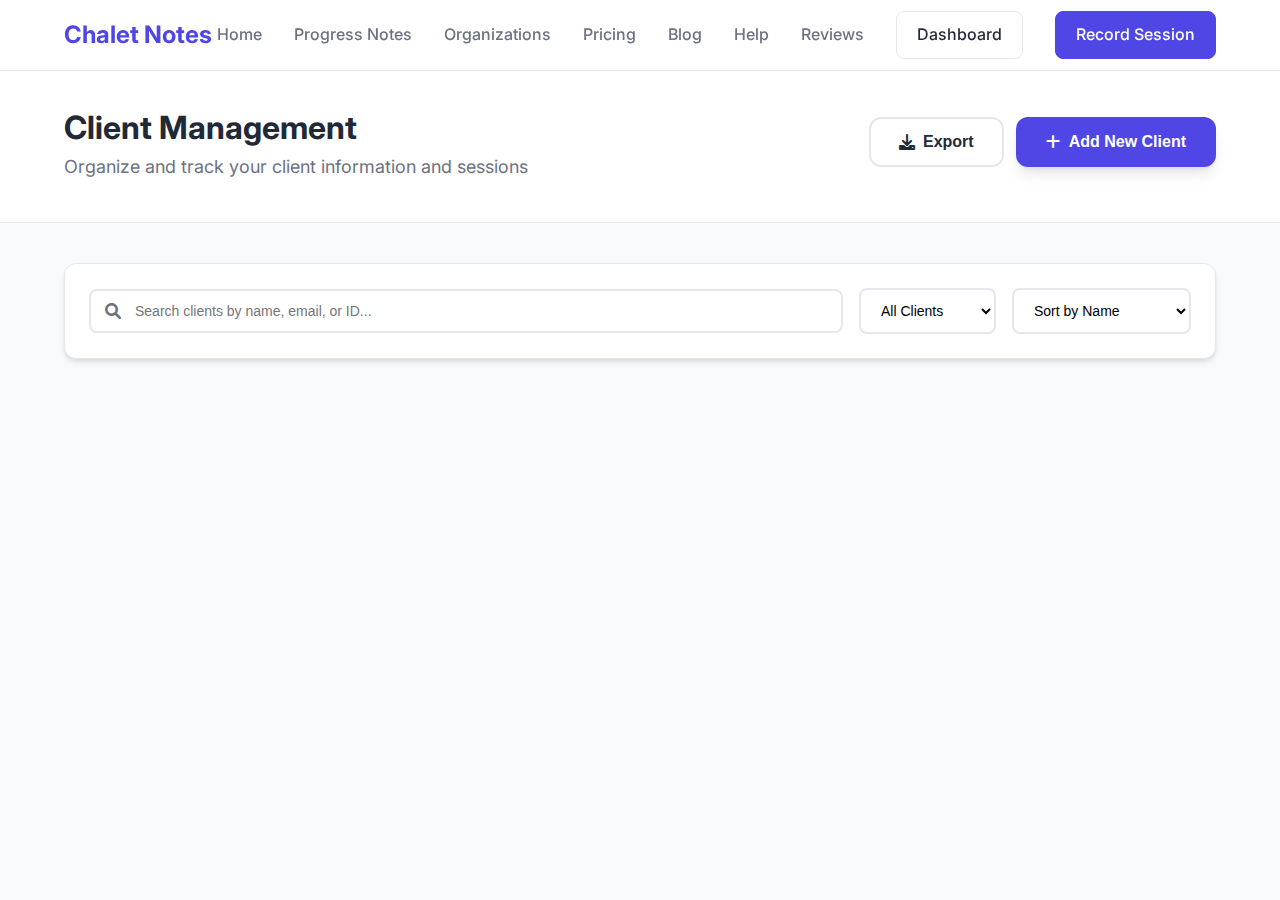
<file: client-management.html>
<!DOCTYPE html>
<html lang="en">
<head>
    <meta charset="UTF-8">
    <meta name="viewport" content="width=device-width, initial-scale=1.0">
    <title>Client Management - Chalet Notes</title>
    <link rel="stylesheet" href="styles.css">
    <link href="https://fonts.googleapis.com/css2?family=Inter:wght@300;400;500;600;700&display=swap" rel="stylesheet">
    <link href="https://cdnjs.cloudflare.com/ajax/libs/font-awesome/6.0.0/css/all.min.css" rel="stylesheet">
    <style>
        .client-management-page {
            min-height: 100vh;
            background: #f8fafc;
            padding-top: 70px;
        }
        
        .client-header {
            background: white;
            border-bottom: 1px solid var(--border-color);
            padding: 32px 0;
        }
        
        .client-container {
            max-width: 1200px;
            margin: 0 auto;
            padding: 0 24px;
        }
        
        .page-header {
            display: flex;
            justify-content: space-between;
            align-items: center;
            margin-bottom: 8px;
        }
        
        .page-title {
            font-size: 2rem;
            font-weight: 700;
            color: var(--text-primary);
        }
        
        .page-subtitle {
            color: var(--text-secondary);
            font-size: 1.125rem;
        }
        
        .header-actions {
            display: flex;
            gap: 12px;
        }
        
        .client-body {
            padding: 40px 0;
        }
        
        .client-filters {
            background: white;
            padding: 24px;
            border-radius: var(--border-radius);
            box-shadow: var(--shadow-md);
            border: 1px solid var(--border-color);
            margin-bottom: 32px;
            display: flex;
            gap: 16px;
            align-items: center;
            flex-wrap: wrap;
        }
        
        .search-box {
            flex: 1;
            min-width: 250px;
            position: relative;
        }
        
        .search-input {
            width: 100%;
            padding: 12px 16px 12px 44px;
            border: 2px solid var(--border-color);
            border-radius: 8px;
            font-size: 14px;
            transition: var(--transition);
        }
        
        .search-input:focus {
            outline: none;
            border-color: var(--primary-color);
        }
        
        .search-icon {
            position: absolute;
            left: 16px;
            top: 50%;
            transform: translateY(-50%);
            color: var(--text-secondary);
        }
        
        .filter-select {
            padding: 12px 16px;
            border: 2px solid var(--border-color);
            border-radius: 8px;
            background: white;
            font-size: 14px;
            cursor: pointer;
        }
        
        .clients-grid {
            display: grid;
            grid-template-columns: repeat(auto-fill, minmax(350px, 1fr));
            gap: 24px;
        }
        
        .client-card {
            background: white;
            border-radius: var(--border-radius);
            box-shadow: var(--shadow-md);
            border: 1px solid var(--border-color);
            overflow: hidden;
            transition: var(--transition);
        }
        
        .client-card:hover {
            box-shadow: var(--shadow-lg);
            transform: translateY(-2px);
        }
        
        .client-card-header {
            padding: 24px 24px 16px;
            border-bottom: 1px solid var(--border-color);
            display: flex;
            align-items: center;
            gap: 16px;
        }
        
        .client-avatar {
            width: 60px;
            height: 60px;
            border-radius: 50%;
            background: linear-gradient(135deg, var(--primary-color), var(--primary-hover));
            display: flex;
            align-items: center;
            justify-content: center;
            color: white;
            font-size: 24px;
            font-weight: 600;
        }
        
        .client-info h3 {
            font-size: 1.25rem;
            font-weight: 600;
            color: var(--text-primary);
            margin-bottom: 4px;
        }
        
        .client-info .client-id {
            font-size: 0.875rem;
            color: var(--text-secondary);
            margin-bottom: 8px;
        }
        
        .client-status {
            display: inline-flex;
            align-items: center;
            gap: 4px;
            padding: 4px 8px;
            border-radius: 12px;
            font-size: 0.75rem;
            font-weight: 500;
        }
        
        .client-status.active {
            background: #dcfce7;
            color: #166534;
        }
        
        .client-status.inactive {
            background: #fef3c7;
            color: #92400e;
        }
        
        .client-card-body {
            padding: 20px 24px;
        }
        
        .client-details {
            display: grid;
            grid-template-columns: 1fr 1fr;
            gap: 12px;
            margin-bottom: 20px;
        }
        
        .detail-item {
            display: flex;
            align-items: center;
            gap: 8px;
            color: var(--text-secondary);
            font-size: 0.875rem;
        }
        
        .detail-icon {
            color: var(--primary-color);
            width: 16px;
        }
        
        .client-stats {
            display: flex;
            justify-content: space-around;
            padding: 16px 0;
            border-top: 1px solid var(--border-color);
            border-bottom: 1px solid var(--border-color);
            margin-bottom: 20px;
        }
        
        .stat-item {
            text-align: center;
        }
        
        .stat-number {
            font-size: 1.25rem;
            font-weight: 700;
            color: var(--primary-color);
        }
        
        .stat-label {
            font-size: 0.75rem;
            color: var(--text-secondary);
            text-transform: uppercase;
            letter-spacing: 0.5px;
        }
        
        .client-actions {
            display: flex;
            gap: 8px;
            justify-content: flex-end;
        }
        
        .action-btn {
            padding: 8px 12px;
            border: 1px solid var(--border-color);
            background: white;
            border-radius: 6px;
            cursor: pointer;
            transition: var(--transition);
            font-size: 0.875rem;
            display: flex;
            align-items: center;
            gap: 6px;
        }
        
        .action-btn:hover {
            background: var(--secondary-color);
        }
        
        .action-btn.primary {
            background: var(--primary-color);
            color: white;
            border-color: var(--primary-color);
        }
        
        .action-btn.primary:hover {
            background: var(--primary-hover);
        }
        
        .empty-state {
            text-align: center;
            padding: 80px 20px;
            color: var(--text-secondary);
        }
        
        .empty-state i {
            font-size: 64px;
            margin-bottom: 24px;
            opacity: 0.5;
        }
        
        .empty-state h3 {
            font-size: 1.5rem;
            margin-bottom: 12px;
            color: var(--text-primary);
        }
        
        .empty-state p {
            margin-bottom: 24px;
        }
        
        /* Modal styles */
        .modal-overlay {
            position: fixed;
            top: 0;
            left: 0;
            width: 100%;
            height: 100%;
            background: rgba(0, 0, 0, 0.5);
            z-index: 9999;
            display: none;
            align-items: center;
            justify-content: center;
            backdrop-filter: blur(4px);
        }
        
        .modal {
            background: white;
            border-radius: var(--border-radius);
            width: 90%;
            max-width: 600px;
            max-height: 90vh;
            overflow-y: auto;
            box-shadow: var(--shadow-xl);
        }
        
        .modal-header {
            padding: 24px 24px 16px;
            display: flex;
            justify-content: space-between;
            align-items: center;
            border-bottom: 1px solid var(--border-color);
        }
        
        .modal-header h3 {
            font-size: 1.25rem;
            font-weight: 600;
            color: var(--text-primary);
        }
        
        .modal-close {
            background: none;
            border: none;
            font-size: 1.25rem;
            color: var(--text-secondary);
            cursor: pointer;
            padding: 8px;
            border-radius: 4px;
            transition: var(--transition);
        }
        
        .modal-close:hover {
            background: var(--secondary-color);
            color: var(--text-primary);
        }
        
        .modal-body {
            padding: 24px;
        }
        
        .form-grid {
            display: grid;
            grid-template-columns: repeat(auto-fit, minmax(250px, 1fr));
            gap: 20px;
            margin-bottom: 24px;
        }
        
        .form-group {
            margin-bottom: 20px;
        }
        
        .form-group label {
            display: block;
            font-weight: 500;
            color: var(--text-primary);
            margin-bottom: 8px;
        }
        
        .form-group input,
        .form-group select,
        .form-group textarea {
            width: 100%;
            padding: 12px 16px;
            border: 2px solid var(--border-color);
            border-radius: 8px;
            font-size: 14px;
            transition: var(--transition);
        }
        
        .form-group input:focus,
        .form-group select:focus,
        .form-group textarea:focus {
            outline: none;
            border-color: var(--primary-color);
        }
        
        .form-actions {
            display: flex;
            gap: 12px;
            justify-content: flex-end;
            margin-top: 24px;
        }
        
        .feedback-message {
            position: fixed;
            top: 90px;
            right: 20px;
            padding: 12px 16px;
            border-radius: 8px;
            color: white;
            font-weight: 500;
            z-index: 10000;
            box-shadow: var(--shadow-lg);
            animation: slideInRight 0.3s ease-out;
        }
        
        .feedback-success {
            background: var(--success-color);
        }
        
        .feedback-error {
            background: var(--error-color);
        }
        
        .feedback-info {
            background: var(--primary-color);
        }
        
        @keyframes slideInRight {
            from {
                transform: translateX(100%);
                opacity: 0;
            }
            to {
                transform: translateX(0);
                opacity: 1;
            }
        }
        
        @media (max-width: 768px) {
            .client-container {
                padding: 0 16px;
            }
            
            .page-header {
                flex-direction: column;
                align-items: flex-start;
                gap: 16px;
            }
            
            .client-filters {
                flex-direction: column;
                align-items: stretch;
            }
            
            .clients-grid {
                grid-template-columns: 1fr;
            }
            
            .client-details {
                grid-template-columns: 1fr;
            }
            
            .client-actions {
                justify-content: center;
            }
        }
    </style>
</head>
<body>
    <nav class="navbar">
        <div class="nav-container">
            <div class="nav-brand">
                <h2>Chalet Notes</h2>
            </div>
            <div class="nav-menu" id="nav-menu">
                <a href="index.html" class="nav-link">Home</a>
                <a href="progress-notes.html" class="nav-link">Progress Notes</a>
                <a href="organizations.html" class="nav-link">Organizations</a>
                <a href="pricing.html" class="nav-link">Pricing</a>
                <a href="blog.html" class="nav-link">Blog</a>
                <a href="help.html" class="nav-link">Help</a>
                <a href="reviews.html" class="nav-link">Reviews</a>
                <a href="dashboard.html" class="nav-btn">Dashboard</a>
                <a href="record-session.html" class="nav-btn primary">Record Session</a>
            </div>
            <div class="nav-toggle" id="nav-toggle">
                <span class="bar"></span>
                <span class="bar"></span>
                <span class="bar"></span>
            </div>
        </div>
    </nav>

    <main class="client-management-page">
        <header class="client-header">
            <div class="client-container">
                <div class="page-header">
                    <div>
                        <h1 class="page-title">Client Management</h1>
                        <p class="page-subtitle">Organize and track your client information and sessions</p>
                    </div>
                    <div class="header-actions">
                        <button class="btn secondary" onclick="exportClients()">
                            <i class="fas fa-download"></i>
                            Export
                        </button>
                        <button class="btn primary" id="add-client-btn">
                            <i class="fas fa-plus"></i>
                            Add New Client
                        </button>
                    </div>
                </div>
            </div>
        </header>

        <div class="client-body">
            <div class="client-container">
                <div class="client-filters">
                    <div class="search-box">
                        <i class="fas fa-search search-icon"></i>
                        <input type="text" class="search-input" placeholder="Search clients by name, email, or ID..." id="client-search">
                    </div>
                    <select class="filter-select" id="status-filter">
                        <option value="">All Clients</option>
                        <option value="active">Active Only</option>
                        <option value="inactive">Inactive Only</option>
                    </select>
                    <select class="filter-select" id="sort-filter">
                        <option value="name">Sort by Name</option>
                        <option value="date">Sort by Date Added</option>
                        <option value="sessions">Sort by Sessions</option>
                    </select>
                </div>

                <div class="clients-grid" id="clients-grid">
                    <!-- Client cards will be populated here -->
                </div>
            </div>
        </div>
    </main>
    
    <!-- Add/Edit Client Modal -->
    <div class="modal-overlay" id="client-modal-overlay">
        <div class="modal">
            <div class="modal-header">
                <h3 id="modal-title">Add New Client</h3>
                <button class="modal-close" id="close-client-modal">
                    <i class="fas fa-times"></i>
                </button>
            </div>
            <div class="modal-body">
                <form id="client-form">
                    <input type="hidden" id="client-id">
                    <div class="form-grid">
                        <div class="form-group">
                            <label for="client-name">Full Name *</label>
                            <input type="text" id="client-name" required placeholder="Enter client full name">
                        </div>
                        <div class="form-group">
                            <label for="client-email">Email Address</label>
                            <input type="email" id="client-email" placeholder="client@example.com">
                        </div>
                        <div class="form-group">
                            <label for="client-phone">Phone Number</label>
                            <input type="tel" id="client-phone" placeholder="(555) 123-4567">
                        </div>
                        <div class="form-group">
                            <label for="client-status">Status</label>
                            <select id="client-status">
                                <option value="active">Active</option>
                                <option value="inactive">Inactive</option>
                            </select>
                        </div>
                        <div class="form-group">
                            <label for="client-dob">Date of Birth</label>
                            <input type="date" id="client-dob">
                        </div>
                        <div class="form-group">
                            <label for="client-emergency">Emergency Contact</label>
                            <input type="text" id="client-emergency" placeholder="Emergency contact name">
                        </div>
                    </div>
                    <div class="form-group">
                        <label for="client-notes">Notes</label>
                        <textarea id="client-notes" rows="3" placeholder="Additional notes about the client..."></textarea>
                    </div>
                    <div class="form-actions">
                        <button type="button" class="btn secondary" id="cancel-client">Cancel</button>
                        <button type="submit" class="btn primary" id="save-client">Save Client</button>
                    </div>
                </form>
            </div>
        </div>
    </div>

    <script src="script.js"></script>
    <script>
        let clients = [];
        let filteredClients = [];

        document.addEventListener('DOMContentLoaded', function() {
            initializeClientManagement();
        });

        function initializeClientManagement() {
            // Initialize client manager if available
            if (window.clientManager) {
                window.clientManager.initializeSampleData();
                clients = window.clientManager.getAll();
            } else {
                // Fallback sample data
                clients = generateSampleClients();
            }
            
            filteredClients = [...clients];
            renderClients();
            setupEventListeners();
        }

        function generateSampleClients() {
            return [
                {
                    id: '1',
                    name: 'Sarah Johnson',
                    email: 'sarah.j@email.com',
                    phone: '(555) 123-4567',
                    status: 'active',
                    dateAdded: '2024-01-15',
                    sessions: 12,
                    lastSession: '2024-01-08',
                    notes: 'Anxiety management, making good progress'
                },
                {
                    id: '2',
                    name: 'Michael Chen',
                    email: 'mchen@email.com',
                    phone: '(555) 234-5678',
                    status: 'active',
                    dateAdded: '2024-02-01',
                    sessions: 8,
                    lastSession: '2024-01-10',
                    notes: 'Depression treatment, responsive to CBT'
                },
                {
                    id: '3',
                    name: 'Emily Rodriguez',
                    email: 'emily.r@email.com',
                    phone: '(555) 345-6789',
                    status: 'inactive',
                    dateAdded: '2023-11-20',
                    sessions: 15,
                    lastSession: '2023-12-15',
                    notes: 'Completed treatment plan successfully'
                }
            ];
        }

        function setupEventListeners() {
            // Search functionality
            document.getElementById('client-search').addEventListener('input', filterClients);
            document.getElementById('status-filter').addEventListener('change', filterClients);
            document.getElementById('sort-filter').addEventListener('change', sortClients);

            // Modal functionality
            document.getElementById('add-client-btn').addEventListener('click', openAddClientModal);
            document.getElementById('close-client-modal').addEventListener('click', closeClientModal);
            document.getElementById('cancel-client').addEventListener('click', closeClientModal);
            document.getElementById('client-form').addEventListener('submit', saveClient);

            // Close modal on overlay click
            document.getElementById('client-modal-overlay').addEventListener('click', function(e) {
                if (e.target === this) {
                    closeClientModal();
                }
            });
        }

        function renderClients() {
            const grid = document.getElementById('clients-grid');
            
            if (filteredClients.length === 0) {
                grid.innerHTML = `
                    <div class="empty-state" style="grid-column: 1 / -1;">
                        <i class="fas fa-users"></i>
                        <h3>No clients found</h3>
                        <p>Add your first client to get started with session management</p>
                        <button class="btn primary" onclick="openAddClientModal()">
                            <i class="fas fa-plus"></i>
                            Add New Client
                        </button>
                    </div>
                `;
                return;
            }

            grid.innerHTML = filteredClients.map(client => createClientCard(client)).join('');
        }

        function createClientCard(client) {
            const initials = client.name.split(' ').map(n => n[0]).join('').toUpperCase();
            const statusClass = client.status === 'active' ? 'active' : 'inactive';
            const statusIcon = client.status === 'active' ? 'fa-circle' : 'fa-pause-circle';
            
            return `
                <div class="client-card" data-client-id="${client.id}">
                    <div class="client-card-header">
                        <div class="client-avatar">${initials}</div>
                        <div class="client-info">
                            <h3>${client.name}</h3>
                            <div class="client-id">ID: ${client.id}</div>
                            <div class="client-status ${statusClass}">
                                <i class="fas ${statusIcon}"></i>
                                ${client.status.charAt(0).toUpperCase() + client.status.slice(1)}
                            </div>
                        </div>
                    </div>
                    <div class="client-card-body">
                        <div class="client-details">
                            <div class="detail-item">
                                <i class="fas fa-envelope detail-icon"></i>
                                <span>${client.email || 'No email'}</span>
                            </div>
                            <div class="detail-item">
                                <i class="fas fa-phone detail-icon"></i>
                                <span>${client.phone || 'No phone'}</span>
                            </div>
                            <div class="detail-item">
                                <i class="fas fa-calendar detail-icon"></i>
                                <span>Added ${formatDate(client.dateAdded)}</span>
                            </div>
                            <div class="detail-item">
                                <i class="fas fa-clock detail-icon"></i>
                                <span>Last: ${formatDate(client.lastSession)}</span>
                            </div>
                        </div>
                        <div class="client-stats">
                            <div class="stat-item">
                                <div class="stat-number">${client.sessions || 0}</div>
                                <div class="stat-label">Sessions</div>
                            </div>
                            <div class="stat-item">
                                <div class="stat-number">${calculateDaysSince(client.lastSession)}</div>
                                <div class="stat-label">Days Since</div>
                            </div>
                            <div class="stat-item">
                                <div class="stat-number">${Math.floor(Math.random() * 5) + 3}</div>
                                <div class="stat-label">Avg Rating</div>
                            </div>
                        </div>
                        <div class="client-actions">
                            <button class="action-btn" onclick="viewClientDetails('${client.id}')">
                                <i class="fas fa-eye"></i>
                                View
                            </button>
                            <button class="action-btn" onclick="editClient('${client.id}')">
                                <i class="fas fa-edit"></i>
                                Edit
                            </button>
                            <button class="action-btn primary" onclick="startSession('${client.id}')">
                                <i class="fas fa-play"></i>
                                Session
                            </button>
                        </div>
                    </div>
                </div>
            `;
        }

        function filterClients() {
            const searchTerm = document.getElementById('client-search').value.toLowerCase();
            const statusFilter = document.getElementById('status-filter').value;
            
            filteredClients = clients.filter(client => {
                const matchesSearch = !searchTerm || 
                    client.name.toLowerCase().includes(searchTerm) ||
                    (client.email && client.email.toLowerCase().includes(searchTerm)) ||
                    client.id.includes(searchTerm);
                
                const matchesStatus = !statusFilter || client.status === statusFilter;
                
                return matchesSearch && matchesStatus;
            });
            
            sortClients();
        }

        function sortClients() {
            const sortBy = document.getElementById('sort-filter').value;
            
            filteredClients.sort((a, b) => {
                switch (sortBy) {
                    case 'name':
                        return a.name.localeCompare(b.name);
                    case 'date':
                        return new Date(b.dateAdded) - new Date(a.dateAdded);
                    case 'sessions':
                        return (b.sessions || 0) - (a.sessions || 0);
                    default:
                        return 0;
                }
            });
            
            renderClients();
        }

        function openAddClientModal() {
            document.getElementById('modal-title').textContent = 'Add New Client';
            document.getElementById('save-client').textContent = 'Save Client';
            document.getElementById('client-form').reset();
            document.getElementById('client-id').value = '';
            document.getElementById('client-modal-overlay').style.display = 'flex';
            document.getElementById('client-name').focus();
        }

        function editClient(clientId) {
            const client = clients.find(c => c.id === clientId);
            if (!client) return;
            
            document.getElementById('modal-title').textContent = 'Edit Client';
            document.getElementById('save-client').textContent = 'Update Client';
            
            // Populate form fields
            document.getElementById('client-id').value = client.id;
            document.getElementById('client-name').value = client.name;
            document.getElementById('client-email').value = client.email || '';
            document.getElementById('client-phone').value = client.phone || '';
            document.getElementById('client-status').value = client.status;
            document.getElementById('client-dob').value = client.dob || '';
            document.getElementById('client-emergency').value = client.emergency || '';
            document.getElementById('client-notes').value = client.notes || '';
            
            document.getElementById('client-modal-overlay').style.display = 'flex';
            document.getElementById('client-name').focus();
        }

        function closeClientModal() {
            document.getElementById('client-modal-overlay').style.display = 'none';
            document.getElementById('client-form').reset();
        }

        function saveClient(e) {
            e.preventDefault();
            
            const formData = new FormData(e.target);
            const clientData = {
                id: document.getElementById('client-id').value,
                name: document.getElementById('client-name').value.trim(),
                email: document.getElementById('client-email').value.trim(),
                phone: document.getElementById('client-phone').value.trim(),
                status: document.getElementById('client-status').value,
                dob: document.getElementById('client-dob').value,
                emergency: document.getElementById('client-emergency').value.trim(),
                notes: document.getElementById('client-notes').value.trim()
            };
            
            if (!clientData.name) {
                showFeedback('Client name is required', 'error');
                return;
            }
            
            if (clientData.id) {
                // Update existing client
                const index = clients.findIndex(c => c.id === clientData.id);
                if (index !== -1) {
                    clients[index] = { ...clients[index], ...clientData };
                    showFeedback('Client updated successfully!', 'success');
                }
            } else {
                // Add new client
                clientData.id = Date.now().toString();
                clientData.dateAdded = new Date().toISOString().split('T')[0];
                clientData.sessions = 0;
                clientData.lastSession = null;
                clients.push(clientData);
                showFeedback('Client added successfully!', 'success');
            }
            
            // Update client manager if available
            if (window.clientManager) {
                if (clientData.id) {
                    window.clientManager.update(clientData.id, clientData);
                } else {
                    window.clientManager.add(clientData);
                }
            }
            
            closeClientModal();
            filterClients();
        }

        function viewClientDetails(clientId) {
            const client = clients.find(c => c.id === clientId);
            if (!client) return;
            
            showFeedback(`Viewing details for ${client.name}`, 'info');
            // In a real app, this would open a detailed view or navigate to a client profile page
        }

        function startSession(clientId) {
            const client = clients.find(c => c.id === clientId);
            if (!client) return;
            
            showFeedback(`Starting session with ${client.name}...`, 'success');
            // Redirect to record session page with client pre-selected
            setTimeout(() => {
                window.location.href = `record-session.html?client=${clientId}`;
            }, 1500);
        }

        function exportClients() {
            showFeedback('Preparing client export...', 'info');
            
            // Simulate export process
            setTimeout(() => {
                const csvContent = convertToCSV(clients);
                downloadCSV(csvContent, 'clients-export.csv');
                showFeedback('Client list exported successfully!', 'success');
            }, 2000);
        }

        function convertToCSV(data) {
            const headers = ['ID', 'Name', 'Email', 'Phone', 'Status', 'Sessions', 'Date Added'];
            const rows = data.map(client => [
                client.id,
                client.name,
                client.email || '',
                client.phone || '',
                client.status,
                client.sessions || 0,
                client.dateAdded
            ]);
            
            return [headers, ...rows].map(row => row.join(',')).join('\n');
        }

        function downloadCSV(content, filename) {
            const blob = new Blob([content], { type: 'text/csv' });
            const url = window.URL.createObjectURL(blob);
            const a = document.createElement('a');
            a.href = url;
            a.download = filename;
            a.click();
            window.URL.revokeObjectURL(url);
        }

        function formatDate(dateString) {
            if (!dateString) return 'Never';
            const date = new Date(dateString);
            return date.toLocaleDateString('en-US', { month: 'short', day: 'numeric', year: 'numeric' });
        }

        function calculateDaysSince(dateString) {
            if (!dateString) return 'N/A';
            const date = new Date(dateString);
            const today = new Date();
            const diffTime = Math.abs(today - date);
            const diffDays = Math.ceil(diffTime / (1000 * 60 * 60 * 24));
            return diffDays;
        }

        function showFeedback(message, type = 'info') {
            const feedback = document.createElement('div');
            feedback.className = `feedback-message feedback-${type}`;
            feedback.innerHTML = `<i class="fas fa-${type === 'success' ? 'check-circle' : type === 'error' ? 'exclamation-triangle' : 'info-circle'}"></i> ${message}`;
            
            document.body.appendChild(feedback);
            
            setTimeout(() => {
                feedback.remove();
            }, 4000);
        }
    </script>
</body>
</html>
</file>
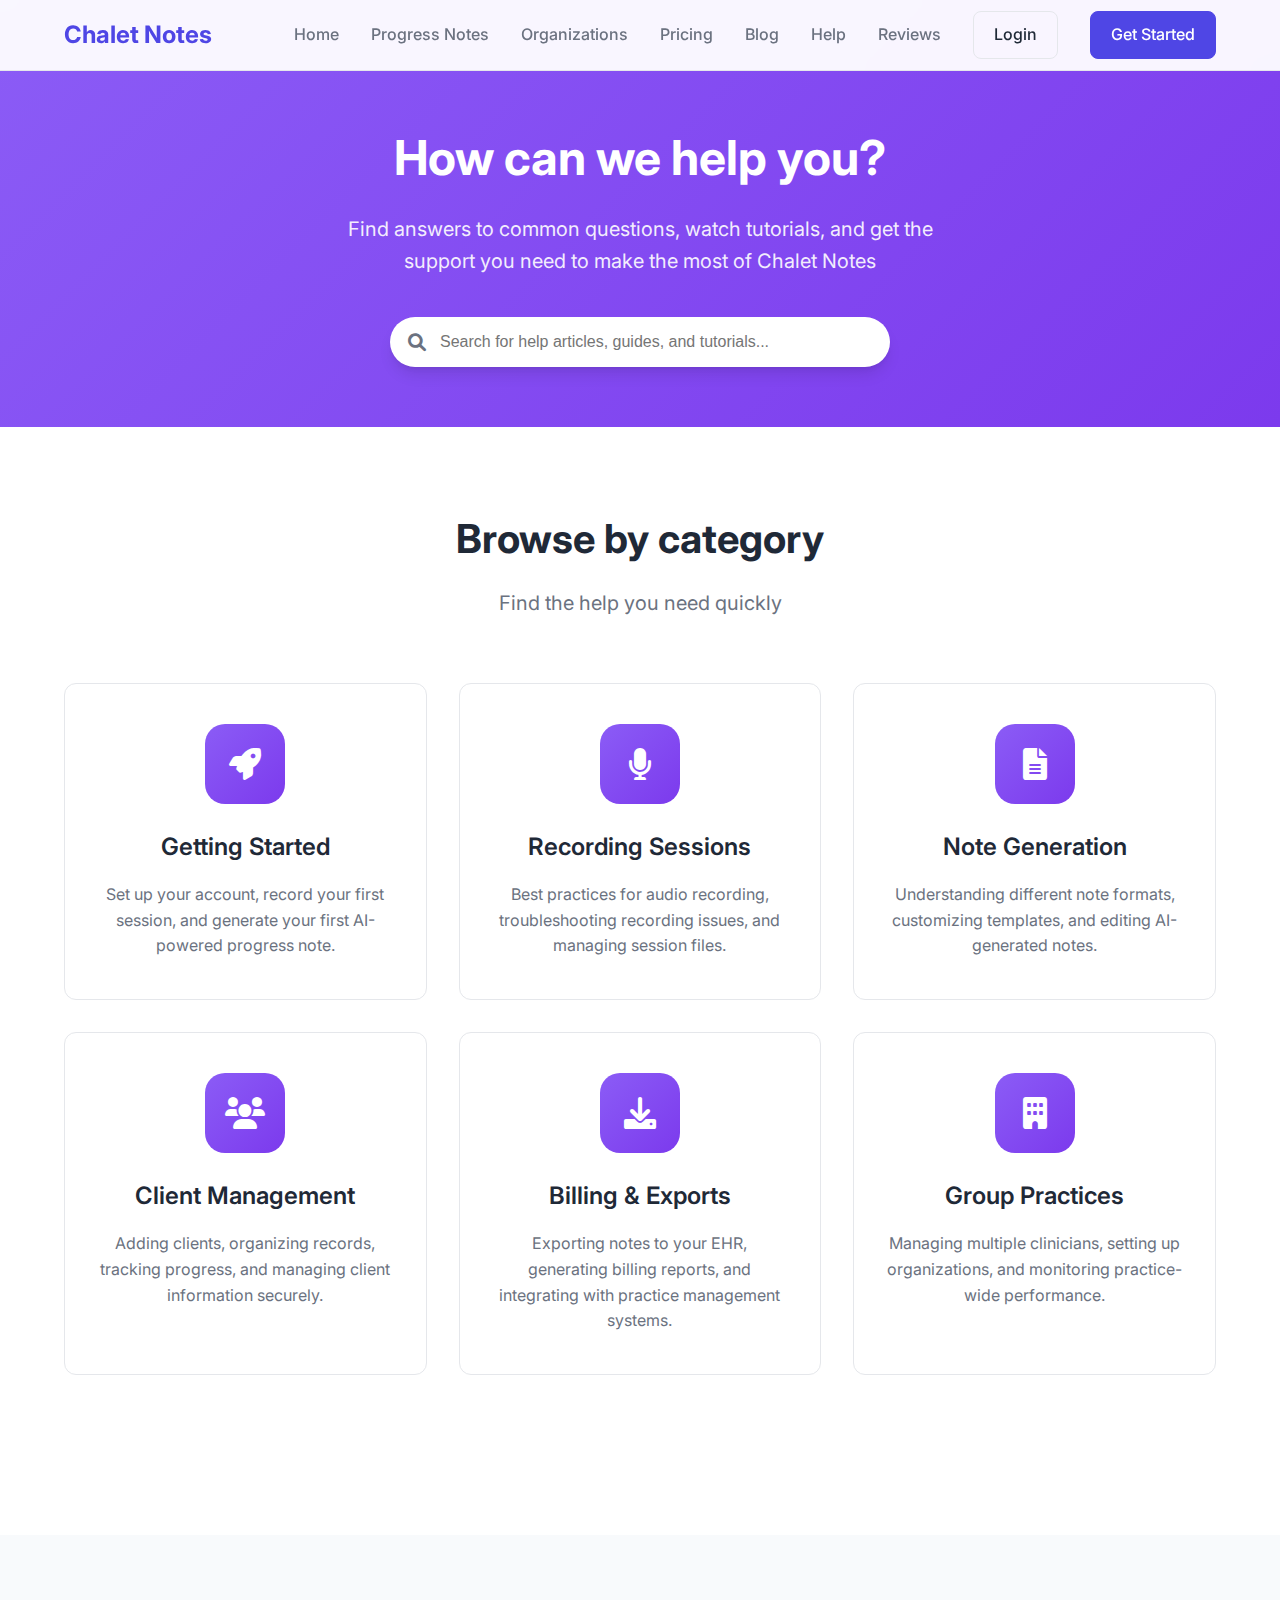
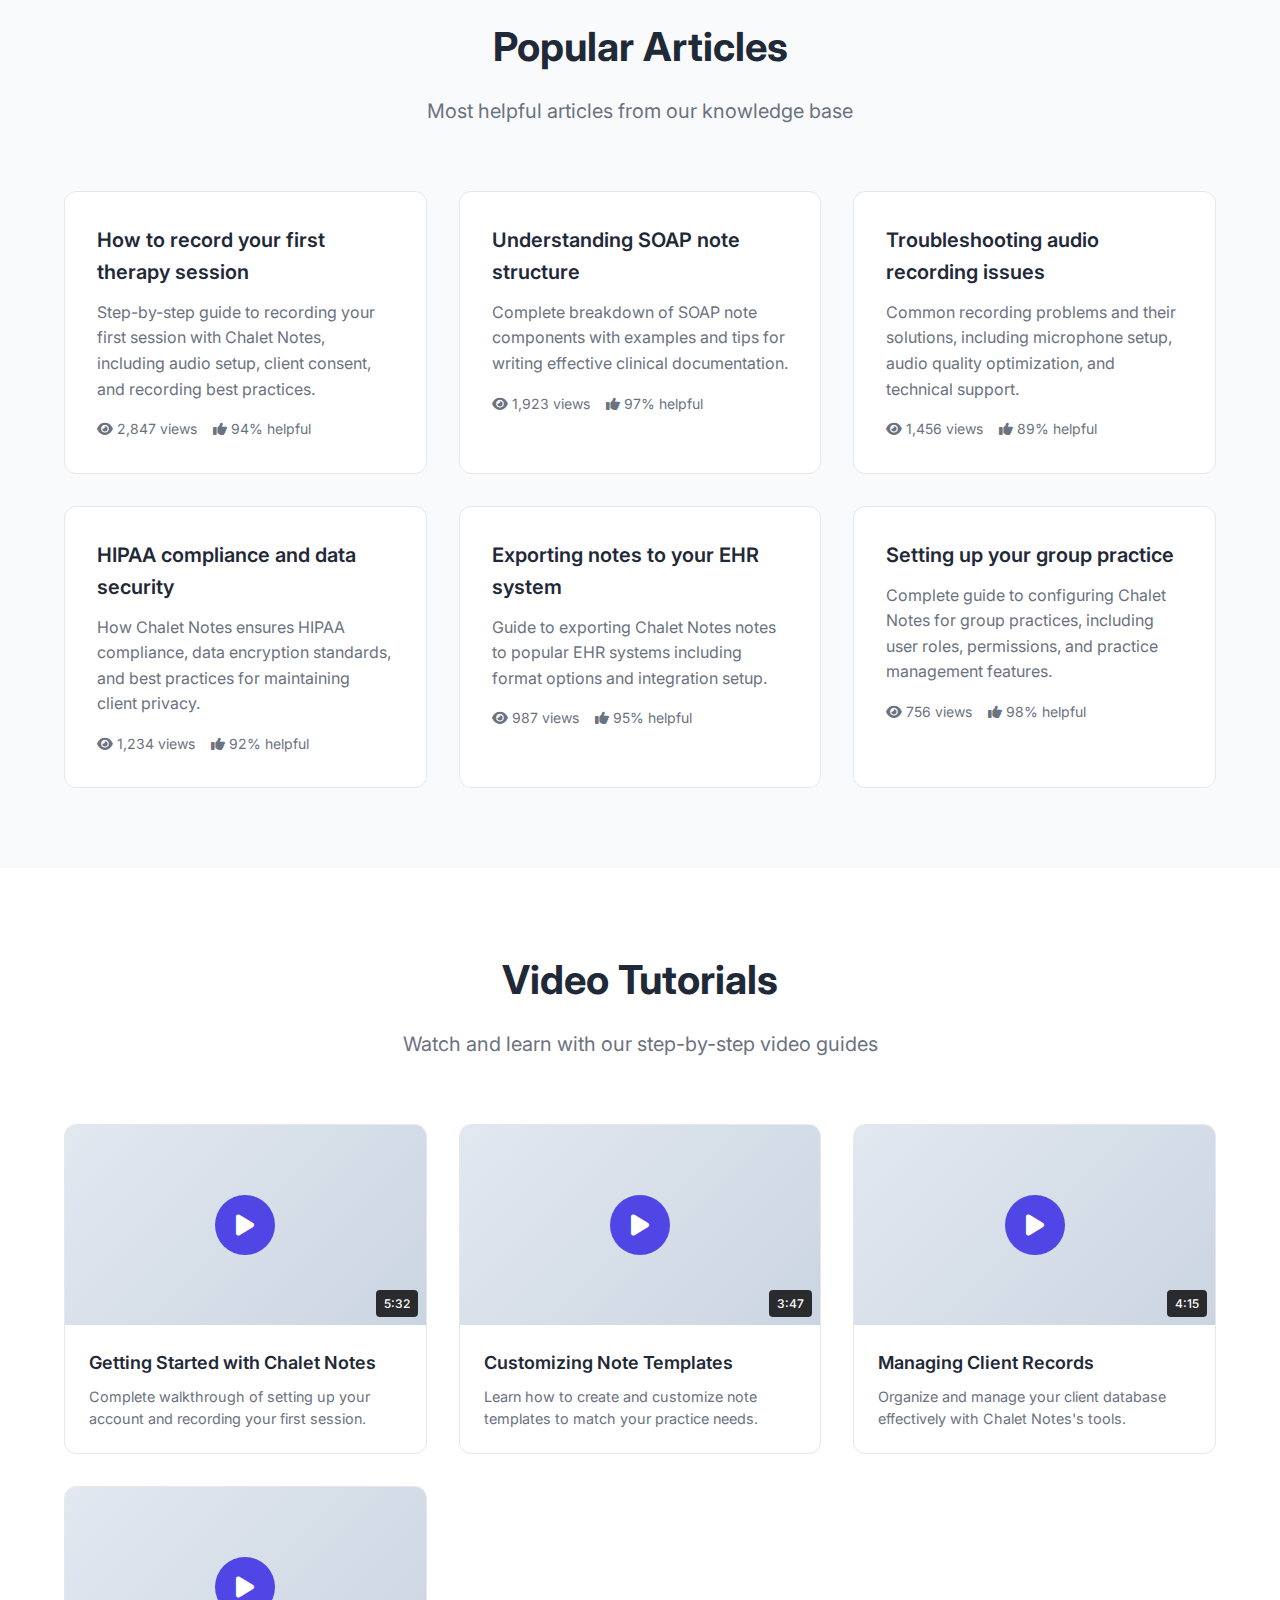
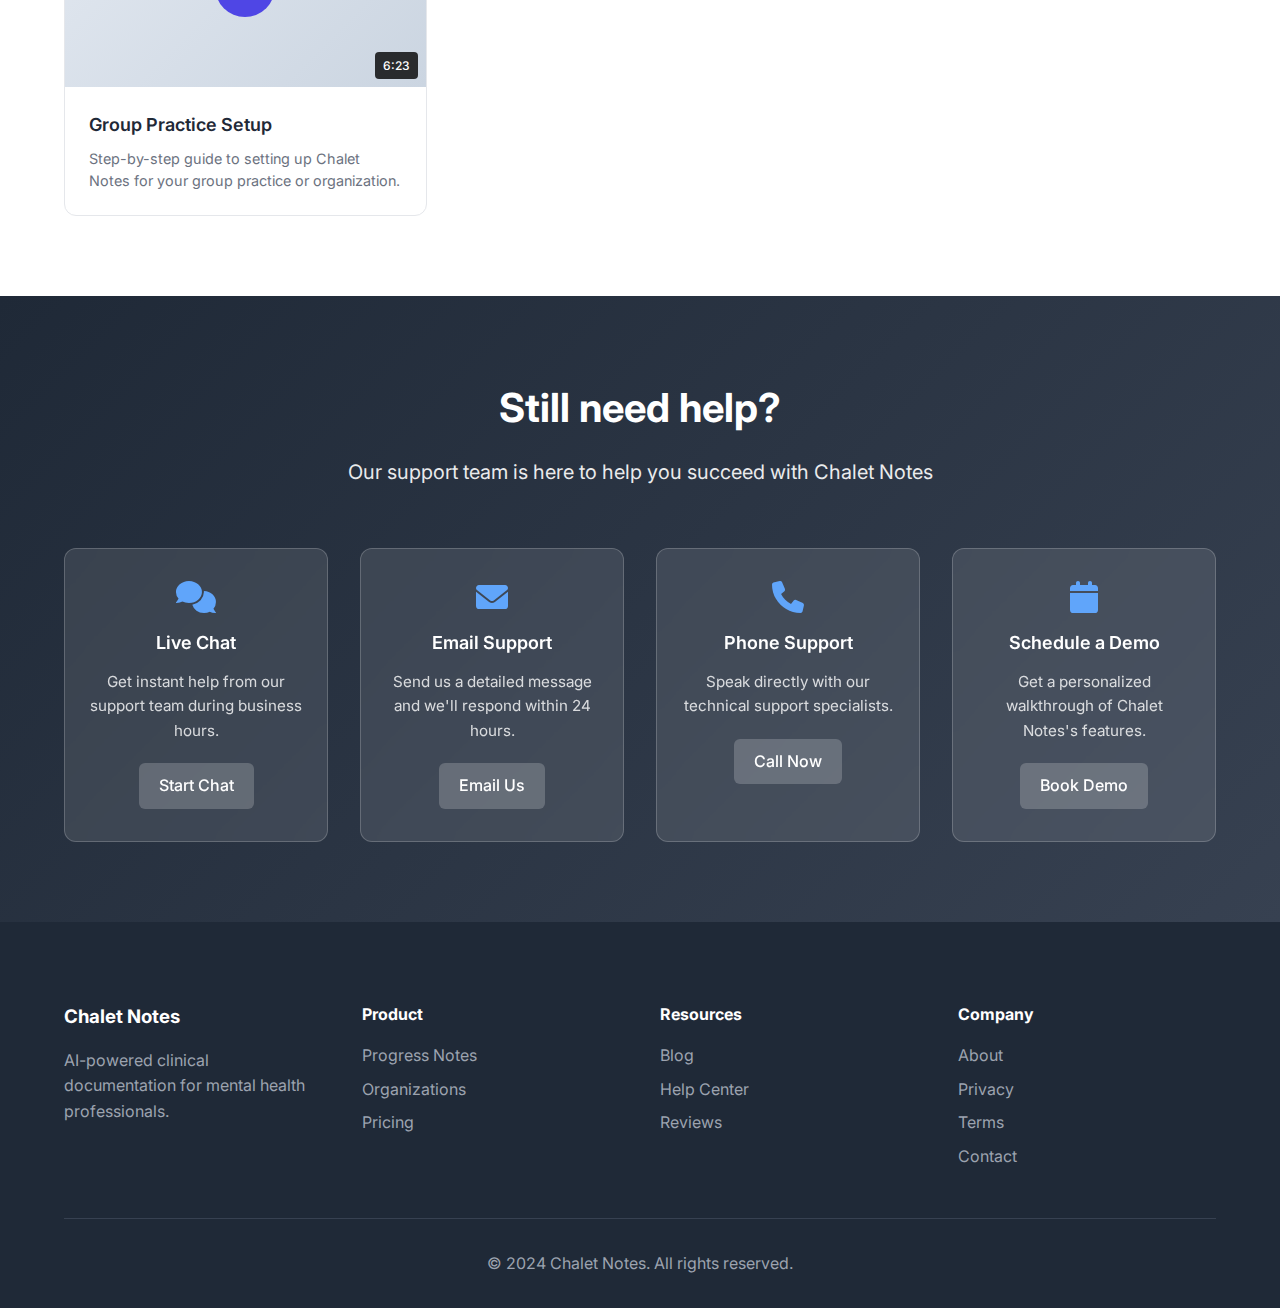
<file: help.html>
<!DOCTYPE html>
<html lang="en">
<head>
    <meta charset="UTF-8">
    <meta name="viewport" content="width=device-width, initial-scale=1.0">
    <title>Help Center - Chalet Notes</title>
    <link rel="stylesheet" href="styles.css">
    <link href="https://fonts.googleapis.com/css2?family=Inter:wght@300;400;500;600;700&display=swap" rel="stylesheet">
    <link href="https://cdnjs.cloudflare.com/ajax/libs/font-awesome/6.0.0/css/all.min.css" rel="stylesheet">
    <style>
        .help-hero {
            padding: 120px 0 60px;
            background: linear-gradient(135deg, #8b5cf6 0%, #7c3aed 100%);
            color: white;
            text-align: center;
        }
        
        .help-hero h1 {
            font-size: 3rem;
            font-weight: 700;
            margin-bottom: 16px;
        }
        
        .help-hero p {
            font-size: 1.25rem;
            opacity: 0.9;
            max-width: 600px;
            margin: 0 auto 40px;
        }
        
        .search-box {
            max-width: 500px;
            margin: 0 auto;
            position: relative;
        }
        
        .search-input {
            width: 100%;
            padding: 16px 20px 16px 50px;
            border: none;
            border-radius: 50px;
            font-size: 16px;
            background: white;
            color: var(--text-primary);
            box-shadow: var(--shadow-lg);
        }
        
        .search-icon {
            position: absolute;
            left: 18px;
            top: 50%;
            transform: translateY(-50%);
            color: var(--text-secondary);
            font-size: 18px;
        }
        
        .help-main {
            padding: 80px 0;
            background: white;
        }
        
        .help-categories {
            display: grid;
            grid-template-columns: repeat(auto-fit, minmax(300px, 1fr));
            gap: 32px;
            margin-bottom: 80px;
        }
        
        .category-card {
            background: white;
            padding: 40px 32px;
            border-radius: var(--border-radius);
            border: 1px solid var(--border-color);
            text-align: center;
            transition: var(--transition);
            cursor: pointer;
        }
        
        .category-card:hover {
            transform: translateY(-4px);
            box-shadow: var(--shadow-lg);
            border-color: var(--primary-color);
        }
        
        .category-icon {
            width: 80px;
            height: 80px;
            background: linear-gradient(135deg, #8b5cf6, #7c3aed);
            border-radius: 20px;
            display: flex;
            align-items: center;
            justify-content: center;
            margin: 0 auto 24px;
            color: white;
            font-size: 32px;
        }
        
        .category-card h3 {
            font-size: 1.5rem;
            font-weight: 600;
            margin-bottom: 16px;
            color: var(--text-primary);
        }
        
        .category-card p {
            color: var(--text-secondary);
            line-height: 1.6;
        }
        
        .popular-articles {
            background: var(--secondary-color);
            padding: 80px 0;
        }
        
        .articles-grid {
            display: grid;
            grid-template-columns: repeat(auto-fit, minmax(350px, 1fr));
            gap: 32px;
            margin-top: 60px;
        }
        
        .article-card {
            background: white;
            padding: 32px;
            border-radius: var(--border-radius);
            border: 1px solid var(--border-color);
            transition: var(--transition);
        }
        
        .article-card:hover {
            transform: translateY(-2px);
            box-shadow: var(--shadow-lg);
        }
        
        .article-title {
            font-size: 1.25rem;
            font-weight: 600;
            margin-bottom: 12px;
            color: var(--text-primary);
            text-decoration: none;
            display: block;
        }
        
        .article-title:hover {
            color: var(--primary-color);
        }
        
        .article-excerpt {
            color: var(--text-secondary);
            line-height: 1.6;
            margin-bottom: 16px;
        }
        
        .article-meta {
            display: flex;
            align-items: center;
            gap: 16px;
            color: var(--text-secondary);
            font-size: 0.875rem;
        }
        
        .video-tutorials {
            padding: 80px 0;
            background: white;
        }
        
        .video-grid {
            display: grid;
            grid-template-columns: repeat(auto-fit, minmax(300px, 1fr));
            gap: 32px;
            margin-top: 60px;
        }
        
        .video-card {
            background: white;
            border-radius: var(--border-radius);
            border: 1px solid var(--border-color);
            overflow: hidden;
            transition: var(--transition);
        }
        
        .video-card:hover {
            transform: translateY(-2px);
            box-shadow: var(--shadow-lg);
        }
        
        .video-thumbnail {
            width: 100%;
            height: 200px;
            background: linear-gradient(135deg, #e2e8f0, #cbd5e1);
            display: flex;
            align-items: center;
            justify-content: center;
            position: relative;
            cursor: pointer;
        }
        
        .play-button {
            width: 60px;
            height: 60px;
            background: var(--primary-color);
            border-radius: 50%;
            display: flex;
            align-items: center;
            justify-content: center;
            color: white;
            font-size: 24px;
            transition: var(--transition);
        }
        
        .play-button:hover {
            background: var(--primary-hover);
            transform: scale(1.1);
        }
        
        .video-duration {
            position: absolute;
            bottom: 8px;
            right: 8px;
            background: rgba(0, 0, 0, 0.8);
            color: white;
            padding: 4px 8px;
            border-radius: 4px;
            font-size: 12px;
            font-weight: 500;
        }
        
        .video-content {
            padding: 24px;
        }
        
        .video-title {
            font-size: 1.125rem;
            font-weight: 600;
            margin-bottom: 8px;
            color: var(--text-primary);
        }
        
        .video-description {
            color: var(--text-secondary);
            line-height: 1.5;
            font-size: 0.9rem;
        }
        
        .contact-support {
            padding: 80px 0;
            background: linear-gradient(135deg, var(--text-primary) 0%, #374151 100%);
            color: white;
            text-align: center;
        }
        
        .contact-content h2 {
            font-size: 2.5rem;
            font-weight: 700;
            margin-bottom: 16px;
        }
        
        .contact-content p {
            font-size: 1.25rem;
            opacity: 0.9;
            margin-bottom: 40px;
        }
        
        .support-options {
            display: grid;
            grid-template-columns: repeat(auto-fit, minmax(250px, 1fr));
            gap: 32px;
            margin-top: 60px;
        }
        
        .support-option {
            background: rgba(255, 255, 255, 0.1);
            padding: 32px 24px;
            border-radius: var(--border-radius);
            backdrop-filter: blur(10px);
            border: 1px solid rgba(255, 255, 255, 0.2);
            text-align: center;
        }
        
        .support-option i {
            font-size: 32px;
            margin-bottom: 16px;
            color: #60a5fa;
        }
        
        .support-option h4 {
            font-size: 1.125rem;
            font-weight: 600;
            margin-bottom: 12px;
        }
        
        .support-option p {
            font-size: 0.95rem;
            opacity: 0.8;
            margin-bottom: 20px;
        }
        
        .support-btn {
            background: rgba(255, 255, 255, 0.2);
            color: white;
            padding: 10px 20px;
            border-radius: 6px;
            text-decoration: none;
            font-weight: 500;
            transition: var(--transition);
            display: inline-block;
        }
        
        .support-btn:hover {
            background: rgba(255, 255, 255, 0.3);
            color: white;
        }
        
        @media (max-width: 768px) {
            .help-hero h1 {
                font-size: 2.5rem;
            }
            
            .help-categories {
                grid-template-columns: 1fr;
            }
            
            .articles-grid,
            .video-grid {
                grid-template-columns: 1fr;
            }
            
            .contact-content h2 {
                font-size: 2rem;
            }
            
            .support-options {
                grid-template-columns: 1fr;
            }
        }
    </style>
</head>
<body>
    <nav class="navbar">
        <div class="nav-container">
            <div class="nav-brand">
                <h2>Chalet Notes</h2>
            </div>
            <div class="nav-menu" id="nav-menu">
                <a href="index.html" class="nav-link">Home</a>
                <a href="progress-notes.html" class="nav-link">Progress Notes</a>
                <a href="organizations.html" class="nav-link">Organizations</a>
                <a href="pricing.html" class="nav-link">Pricing</a>
                <a href="blog.html" class="nav-link">Blog</a>
                <a href="help.html" class="nav-link">Help</a>
                <a href="reviews.html" class="nav-link">Reviews</a>
                <a href="login.html" class="nav-btn">Login</a>
                <a href="signup.html" class="nav-btn primary">Get Started</a>
            </div>
            <div class="nav-toggle" id="nav-toggle">
                <span class="bar"></span>
                <span class="bar"></span>
                <span class="bar"></span>
            </div>
        </div>
    </nav>

    <main>
        <section class="help-hero">
            <div class="container">
                <h1>How can we help you?</h1>
                <p>Find answers to common questions, watch tutorials, and get the support you need to make the most of Chalet Notes</p>
                
                <div class="search-box">
                    <i class="fas fa-search search-icon"></i>
                    <input type="text" class="search-input" placeholder="Search for help articles, guides, and tutorials...">
                </div>
            </div>
        </section>

        <section class="help-main">
            <div class="container">
                <div class="section-header">
                    <h2>Browse by category</h2>
                    <p>Find the help you need quickly</p>
                </div>
                
                <div class="help-categories">
                    <div class="category-card" onclick="location.href='#getting-started'">
                        <div class="category-icon">
                            <i class="fas fa-rocket"></i>
                        </div>
                        <h3>Getting Started</h3>
                        <p>Set up your account, record your first session, and generate your first AI-powered progress note.</p>
                    </div>
                    
                    <div class="category-card" onclick="location.href='#recording-sessions'">
                        <div class="category-icon">
                            <i class="fas fa-microphone"></i>
                        </div>
                        <h3>Recording Sessions</h3>
                        <p>Best practices for audio recording, troubleshooting recording issues, and managing session files.</p>
                    </div>
                    
                    <div class="category-card" onclick="location.href='#note-generation'">
                        <div class="category-icon">
                            <i class="fas fa-file-text"></i>
                        </div>
                        <h3>Note Generation</h3>
                        <p>Understanding different note formats, customizing templates, and editing AI-generated notes.</p>
                    </div>
                    
                    <div class="category-card" onclick="location.href='#client-management'">
                        <div class="category-icon">
                            <i class="fas fa-users"></i>
                        </div>
                        <h3>Client Management</h3>
                        <p>Adding clients, organizing records, tracking progress, and managing client information securely.</p>
                    </div>
                    
                    <div class="category-card" onclick="location.href='#billing-exports'">
                        <div class="category-icon">
                            <i class="fas fa-download"></i>
                        </div>
                        <h3>Billing & Exports</h3>
                        <p>Exporting notes to your EHR, generating billing reports, and integrating with practice management systems.</p>
                    </div>
                    
                    <div class="category-card" onclick="location.href='#group-practices'">
                        <div class="category-icon">
                            <i class="fas fa-building"></i>
                        </div>
                        <h3>Group Practices</h3>
                        <p>Managing multiple clinicians, setting up organizations, and monitoring practice-wide performance.</p>
                    </div>
                </div>
            </div>
        </section>

        <section class="popular-articles">
            <div class="container">
                <div class="section-header">
                    <h2>Popular Articles</h2>
                    <p>Most helpful articles from our knowledge base</p>
                </div>
                
                <div class="articles-grid">
                    <article class="article-card">
                        <a href="#" class="article-title">How to record your first therapy session</a>
                        <p class="article-excerpt">Step-by-step guide to recording your first session with Chalet Notes, including audio setup, client consent, and recording best practices.</p>
                        <div class="article-meta">
                            <span><i class="fas fa-eye"></i> 2,847 views</span>
                            <span><i class="fas fa-thumbs-up"></i> 94% helpful</span>
                        </div>
                    </article>
                    
                    <article class="article-card">
                        <a href="#" class="article-title">Understanding SOAP note structure</a>
                        <p class="article-excerpt">Complete breakdown of SOAP note components with examples and tips for writing effective clinical documentation.</p>
                        <div class="article-meta">
                            <span><i class="fas fa-eye"></i> 1,923 views</span>
                            <span><i class="fas fa-thumbs-up"></i> 97% helpful</span>
                        </div>
                    </article>
                    
                    <article class="article-card">
                        <a href="#" class="article-title">Troubleshooting audio recording issues</a>
                        <p class="article-excerpt">Common recording problems and their solutions, including microphone setup, audio quality optimization, and technical support.</p>
                        <div class="article-meta">
                            <span><i class="fas fa-eye"></i> 1,456 views</span>
                            <span><i class="fas fa-thumbs-up"></i> 89% helpful</span>
                        </div>
                    </article>
                    
                    <article class="article-card">
                        <a href="#" class="article-title">HIPAA compliance and data security</a>
                        <p class="article-excerpt">How Chalet Notes ensures HIPAA compliance, data encryption standards, and best practices for maintaining client privacy.</p>
                        <div class="article-meta">
                            <span><i class="fas fa-eye"></i> 1,234 views</span>
                            <span><i class="fas fa-thumbs-up"></i> 92% helpful</span>
                        </div>
                    </article>
                    
                    <article class="article-card">
                        <a href="#" class="article-title">Exporting notes to your EHR system</a>
                        <p class="article-excerpt">Guide to exporting Chalet Notes notes to popular EHR systems including format options and integration setup.</p>
                        <div class="article-meta">
                            <span><i class="fas fa-eye"></i> 987 views</span>
                            <span><i class="fas fa-thumbs-up"></i> 95% helpful</span>
                        </div>
                    </article>
                    
                    <article class="article-card">
                        <a href="#" class="article-title">Setting up your group practice</a>
                        <p class="article-excerpt">Complete guide to configuring Chalet Notes for group practices, including user roles, permissions, and practice management features.</p>
                        <div class="article-meta">
                            <span><i class="fas fa-eye"></i> 756 views</span>
                            <span><i class="fas fa-thumbs-up"></i> 98% helpful</span>
                        </div>
                    </article>
                </div>
            </div>
        </section>

        <section class="video-tutorials">
            <div class="container">
                <div class="section-header">
                    <h2>Video Tutorials</h2>
                    <p>Watch and learn with our step-by-step video guides</p>
                </div>
                
                <div class="video-grid">
                    <div class="video-card">
                        <div class="video-thumbnail">
                            <div class="play-button">
                                <i class="fas fa-play"></i>
                            </div>
                            <div class="video-duration">5:32</div>
                        </div>
                        <div class="video-content">
                            <h4 class="video-title">Getting Started with Chalet Notes</h4>
                            <p class="video-description">Complete walkthrough of setting up your account and recording your first session.</p>
                        </div>
                    </div>
                    
                    <div class="video-card">
                        <div class="video-thumbnail">
                            <div class="play-button">
                                <i class="fas fa-play"></i>
                            </div>
                            <div class="video-duration">3:47</div>
                        </div>
                        <div class="video-content">
                            <h4 class="video-title">Customizing Note Templates</h4>
                            <p class="video-description">Learn how to create and customize note templates to match your practice needs.</p>
                        </div>
                    </div>
                    
                    <div class="video-card">
                        <div class="video-thumbnail">
                            <div class="play-button">
                                <i class="fas fa-play"></i>
                            </div>
                            <div class="video-duration">4:15</div>
                        </div>
                        <div class="video-content">
                            <h4 class="video-title">Managing Client Records</h4>
                            <p class="video-description">Organize and manage your client database effectively with Chalet Notes's tools.</p>
                        </div>
                    </div>
                    
                    <div class="video-card">
                        <div class="video-thumbnail">
                            <div class="play-button">
                                <i class="fas fa-play"></i>
                            </div>
                            <div class="video-duration">6:23</div>
                        </div>
                        <div class="video-content">
                            <h4 class="video-title">Group Practice Setup</h4>
                            <p class="video-description">Step-by-step guide to setting up Chalet Notes for your group practice or organization.</p>
                        </div>
                    </div>
                </div>
            </div>
        </section>

        <section class="contact-support">
            <div class="container">
                <div class="contact-content">
                    <h2>Still need help?</h2>
                    <p>Our support team is here to help you succeed with Chalet Notes</p>
                    
                    <div class="support-options">
                        <div class="support-option">
                            <i class="fas fa-comments"></i>
                            <h4>Live Chat</h4>
                            <p>Get instant help from our support team during business hours.</p>
                            <a href="#chat" class="support-btn">Start Chat</a>
                        </div>
                        
                        <div class="support-option">
                            <i class="fas fa-envelope"></i>
                            <h4>Email Support</h4>
                            <p>Send us a detailed message and we'll respond within 24 hours.</p>
                            <a href="mailto:support@blueprint.ai" class="support-btn">Email Us</a>
                        </div>
                        
                        <div class="support-option">
                            <i class="fas fa-phone"></i>
                            <h4>Phone Support</h4>
                            <p>Speak directly with our technical support specialists.</p>
                            <a href="tel:1-800-BLUEPRINT" class="support-btn">Call Now</a>
                        </div>
                        
                        <div class="support-option">
                            <i class="fas fa-calendar"></i>
                            <h4>Schedule a Demo</h4>
                            <p>Get a personalized walkthrough of Chalet Notes's features.</p>
                            <a href="#schedule" class="support-btn">Book Demo</a>
                        </div>
                    </div>
                </div>
            </div>
        </section>
    </main>

    <footer class="footer">
        <div class="container">
            <div class="footer-content">
                <div class="footer-section">
                    <h3>Chalet Notes</h3>
                    <p>AI-powered clinical documentation for mental health professionals.</p>
                </div>
                <div class="footer-section">
                    <h4>Product</h4>
                    <ul>
                        <li><a href="progress-notes.html">Progress Notes</a></li>
                        <li><a href="organizations.html">Organizations</a></li>
                        <li><a href="pricing.html">Pricing</a></li>
                    </ul>
                </div>
                <div class="footer-section">
                    <h4>Resources</h4>
                    <ul>
                        <li><a href="blog.html">Blog</a></li>
                        <li><a href="help.html">Help Center</a></li>
                        <li><a href="reviews.html">Reviews</a></li>
                    </ul>
                </div>
                <div class="footer-section">
                    <h4>Company</h4>
                    <ul>
                        <li><a href="#about">About</a></li>
                        <li><a href="#privacy">Privacy</a></li>
                        <li><a href="#terms">Terms</a></li>
                        <li><a href="#contact">Contact</a></li>
                    </ul>
                </div>
            </div>
            <div class="footer-bottom">
                <p>&copy; 2024 Chalet Notes. All rights reserved.</p>
            </div>
        </div>
    </footer>

    <script src="script.js"></script>
    <script>
        // Search functionality
        document.addEventListener('DOMContentLoaded', function() {
            const searchInput = document.querySelector('.search-input');
            
            searchInput.addEventListener('keypress', function(e) {
                if (e.key === 'Enter') {
                    const query = this.value.trim();
                    if (query) {
                        console.log('Searching for:', query);
                        // Implement search functionality here
                    }
                }
            });
        });
    </script>
</body>
</html>
</file>
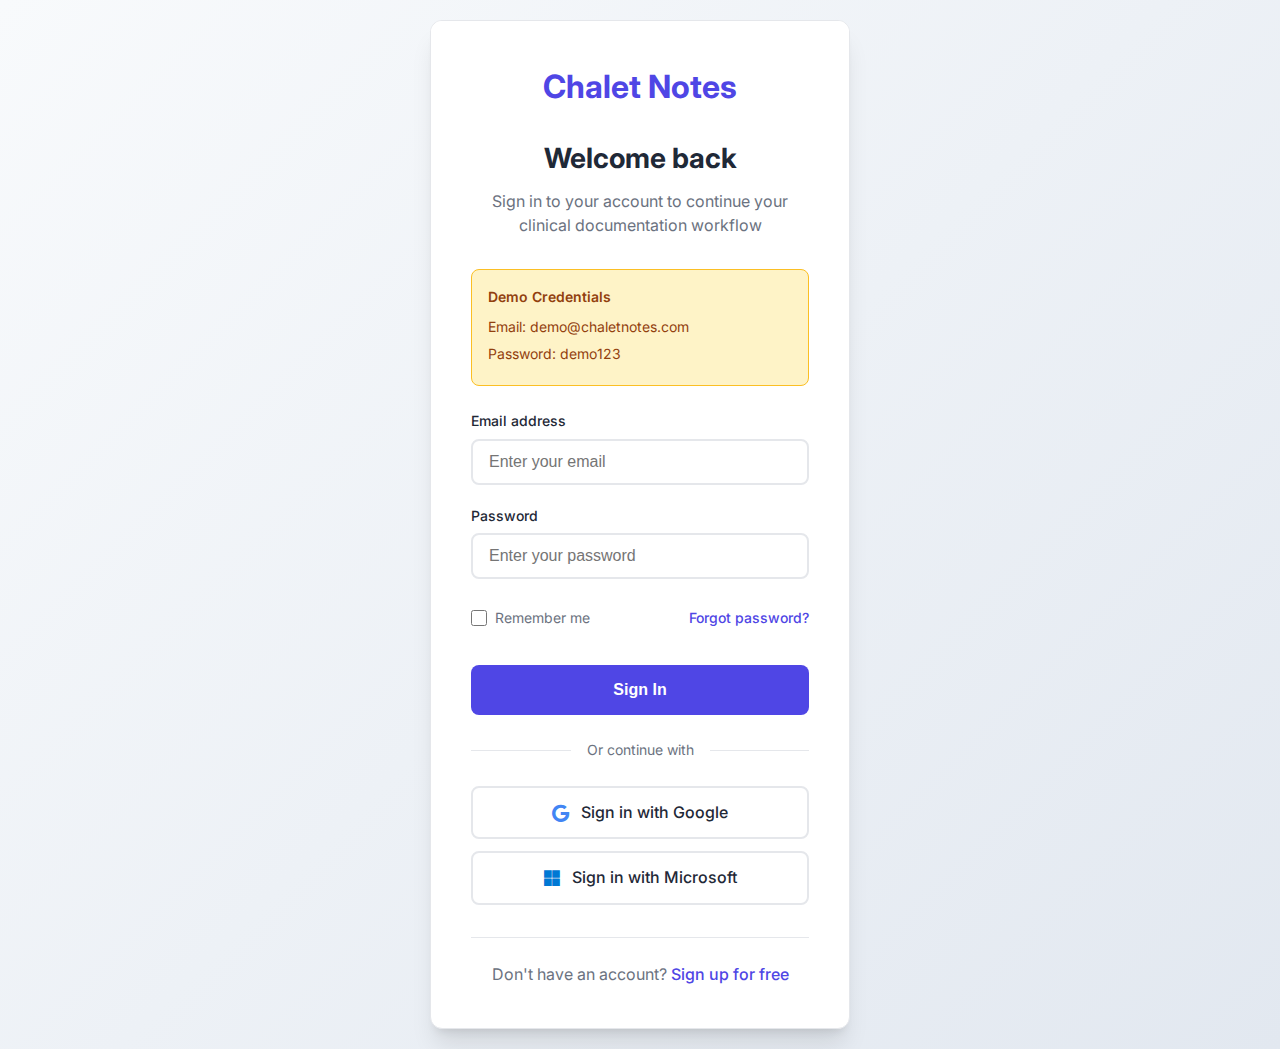
<file: login.html>
<!DOCTYPE html>
<html lang="en">
<head>
    <meta charset="UTF-8">
    <meta name="viewport" content="width=device-width, initial-scale=1.0">
    <title>Login - Chalet Notes</title>
    <link rel="stylesheet" href="styles.css">
    <link href="https://fonts.googleapis.com/css2?family=Inter:wght@300;400;500;600;700&display=swap" rel="stylesheet">
    <link href="https://cdnjs.cloudflare.com/ajax/libs/font-awesome/6.0.0/css/all.min.css" rel="stylesheet">
    <style>
        .auth-container {
            min-height: 100vh;
            display: flex;
            align-items: center;
            justify-content: center;
            background: linear-gradient(135deg, var(--secondary-color) 0%, #e2e8f0 100%);
            padding: 20px;
        }
        
        .auth-card {
            background: white;
            border-radius: var(--border-radius);
            box-shadow: var(--shadow-xl);
            border: 1px solid var(--border-color);
            width: 100%;
            max-width: 420px;
            overflow: hidden;
        }
        
        .auth-header {
            padding: 40px 40px 32px;
            text-align: center;
            background: white;
        }
        
        .auth-logo {
            color: var(--primary-color);
            font-size: 2rem;
            font-weight: 700;
            margin-bottom: 24px;
        }
        
        .auth-title {
            font-size: 1.75rem;
            font-weight: 700;
            margin-bottom: 8px;
            color: var(--text-primary);
        }
        
        .auth-subtitle {
            color: var(--text-secondary);
            font-size: 1rem;
            line-height: 1.5;
        }
        
        .auth-body {
            padding: 0 40px 40px;
        }
        
        .auth-form {
            display: flex;
            flex-direction: column;
            gap: 20px;
        }
        
        .form-group {
            display: flex;
            flex-direction: column;
            gap: 6px;
        }
        
        .form-label {
            font-weight: 500;
            color: var(--text-primary);
            font-size: 0.875rem;
        }
        
        .form-input {
            padding: 12px 16px;
            border: 2px solid var(--border-color);
            border-radius: 8px;
            font-size: 16px;
            transition: var(--transition);
            background: white;
            color: var(--text-primary);
        }
        
        .form-input:focus {
            outline: none;
            border-color: var(--primary-color);
            box-shadow: 0 0 0 3px rgba(79, 70, 229, 0.1);
        }
        
        .form-input.error {
            border-color: var(--error-color);
        }
        
        .error-message {
            color: var(--error-color);
            font-size: 0.875rem;
            display: none;
        }
        
        .form-options {
            display: flex;
            justify-content: space-between;
            align-items: center;
            margin: 8px 0;
        }
        
        .checkbox-group {
            display: flex;
            align-items: center;
            gap: 8px;
        }
        
        .checkbox-input {
            width: 16px;
            height: 16px;
            accent-color: var(--primary-color);
        }
        
        .checkbox-label {
            font-size: 0.875rem;
            color: var(--text-secondary);
            cursor: pointer;
        }
        
        .forgot-link {
            color: var(--primary-color);
            text-decoration: none;
            font-size: 0.875rem;
            font-weight: 500;
            transition: var(--transition);
        }
        
        .forgot-link:hover {
            color: var(--primary-hover);
            text-decoration: underline;
        }
        
        .auth-submit {
            background: var(--primary-color);
            color: white;
            border: none;
            padding: 16px;
            border-radius: 8px;
            font-size: 16px;
            font-weight: 600;
            cursor: pointer;
            transition: var(--transition);
            margin-top: 8px;
        }
        
        .auth-submit:hover {
            background: var(--primary-hover);
            transform: translateY(-1px);
        }
        
        .auth-submit:disabled {
            background: var(--text-secondary);
            cursor: not-allowed;
            transform: none;
        }
        
        .divider {
            display: flex;
            align-items: center;
            margin: 24px 0;
            color: var(--text-secondary);
            font-size: 0.875rem;
        }
        
        .divider::before,
        .divider::after {
            content: '';
            flex: 1;
            height: 1px;
            background: var(--border-color);
        }
        
        .divider span {
            padding: 0 16px;
        }
        
        .social-login {
            display: flex;
            flex-direction: column;
            gap: 12px;
        }
        
        .social-btn {
            display: flex;
            align-items: center;
            justify-content: center;
            gap: 12px;
            padding: 12px;
            border: 2px solid var(--border-color);
            border-radius: 8px;
            background: white;
            color: var(--text-primary);
            text-decoration: none;
            font-weight: 500;
            transition: var(--transition);
        }
        
        .social-btn:hover {
            border-color: var(--primary-color);
            background: var(--secondary-color);
        }
        
        .social-btn i {
            font-size: 18px;
        }
        
        .google-btn i {
            color: #4285f4;
        }
        
        .microsoft-btn i {
            color: #0078d4;
        }
        
        .auth-footer {
            text-align: center;
            margin-top: 32px;
            padding-top: 24px;
            border-top: 1px solid var(--border-color);
            color: var(--text-secondary);
        }
        
        .auth-footer a {
            color: var(--primary-color);
            text-decoration: none;
            font-weight: 500;
        }
        
        .auth-footer a:hover {
            text-decoration: underline;
        }
        
        .demo-credentials {
            background: #fef3c7;
            border: 1px solid #fbbf24;
            border-radius: 8px;
            padding: 16px;
            margin-bottom: 24px;
        }
        
        .demo-credentials h4 {
            color: #92400e;
            margin-bottom: 8px;
            font-size: 0.875rem;
            font-weight: 600;
        }
        
        .demo-credentials p {
            color: #92400e;
            font-size: 0.875rem;
            margin: 4px 0;
        }
        
        @media (max-width: 480px) {
            .auth-container {
                padding: 10px;
            }
            
            .auth-header,
            .auth-body {
                padding: 24px 24px;
            }
            
            .auth-title {
                font-size: 1.5rem;
            }
        }
    </style>
</head>
<body>
    <div class="auth-container">
        <div class="auth-card">
            <div class="auth-header">
                <div class="auth-logo">Chalet Notes</div>
                <h1 class="auth-title">Welcome back</h1>
                <p class="auth-subtitle">Sign in to your account to continue your clinical documentation workflow</p>
            </div>
            
            <div class="auth-body">
                <div class="demo-credentials">
                    <h4>Demo Credentials</h4>
                    <p>Email: demo@chaletnotes.com</p>
                    <p>Password: demo123</p>
                </div>
                
                <form class="auth-form" id="login-form">
                    <div class="form-group">
                        <label class="form-label" for="email">Email address</label>
                        <input type="email" id="email" name="email" class="form-input" required placeholder="Enter your email">
                        <div class="error-message"></div>
                    </div>
                    
                    <div class="form-group">
                        <label class="form-label" for="password">Password</label>
                        <input type="password" id="password" name="password" class="form-input" required placeholder="Enter your password">
                        <div class="error-message"></div>
                    </div>
                    
                    <div class="form-options">
                        <div class="checkbox-group">
                            <input type="checkbox" id="remember" class="checkbox-input">
                            <label for="remember" class="checkbox-label">Remember me</label>
                        </div>
                        <a href="#" class="forgot-link">Forgot password?</a>
                    </div>
                    
                    <button type="submit" class="auth-submit">Sign In</button>
                </form>
                
                <div class="divider">
                    <span>Or continue with</span>
                </div>
                
                <div class="social-login">
                    <a href="#" class="social-btn google-btn">
                        <i class="fab fa-google"></i>
                        Sign in with Google
                    </a>
                    <a href="#" class="social-btn microsoft-btn">
                        <i class="fab fa-microsoft"></i>
                        Sign in with Microsoft
                    </a>
                </div>
                
                <div class="auth-footer">
                    Don't have an account? <a href="signup.html">Sign up for free</a>
                </div>
            </div>
        </div>
    </div>

    <script src="script.js"></script>
    <script>
        document.addEventListener('DOMContentLoaded', function() {
            const form = document.getElementById('login-form');
            
            if (form) {
                handleFormSubmit(form, async (formData) => {
                    const submitBtn = form.querySelector('.auth-submit');
                    const originalText = submitBtn.textContent;
                    
                    try {
                        submitBtn.textContent = 'Signing in...';
                        submitBtn.disabled = true;
                        
                        const email = formData.get('email');
                        const password = formData.get('password');
                        
                        // Use the auth helper from script.js
                        await window.auth.login(email, password);
                        
                        // Redirect to dashboard on successful login
                        window.location.href = 'dashboard.html';
                        
                    } catch (error) {
                        console.error('Login error:', error);
                        alert('Login failed. Please check your credentials and try again.');
                        
                        submitBtn.textContent = originalText;
                        submitBtn.disabled = false;
                    }
                });
            }
        });
    </script>
</body>
</html>
</file>
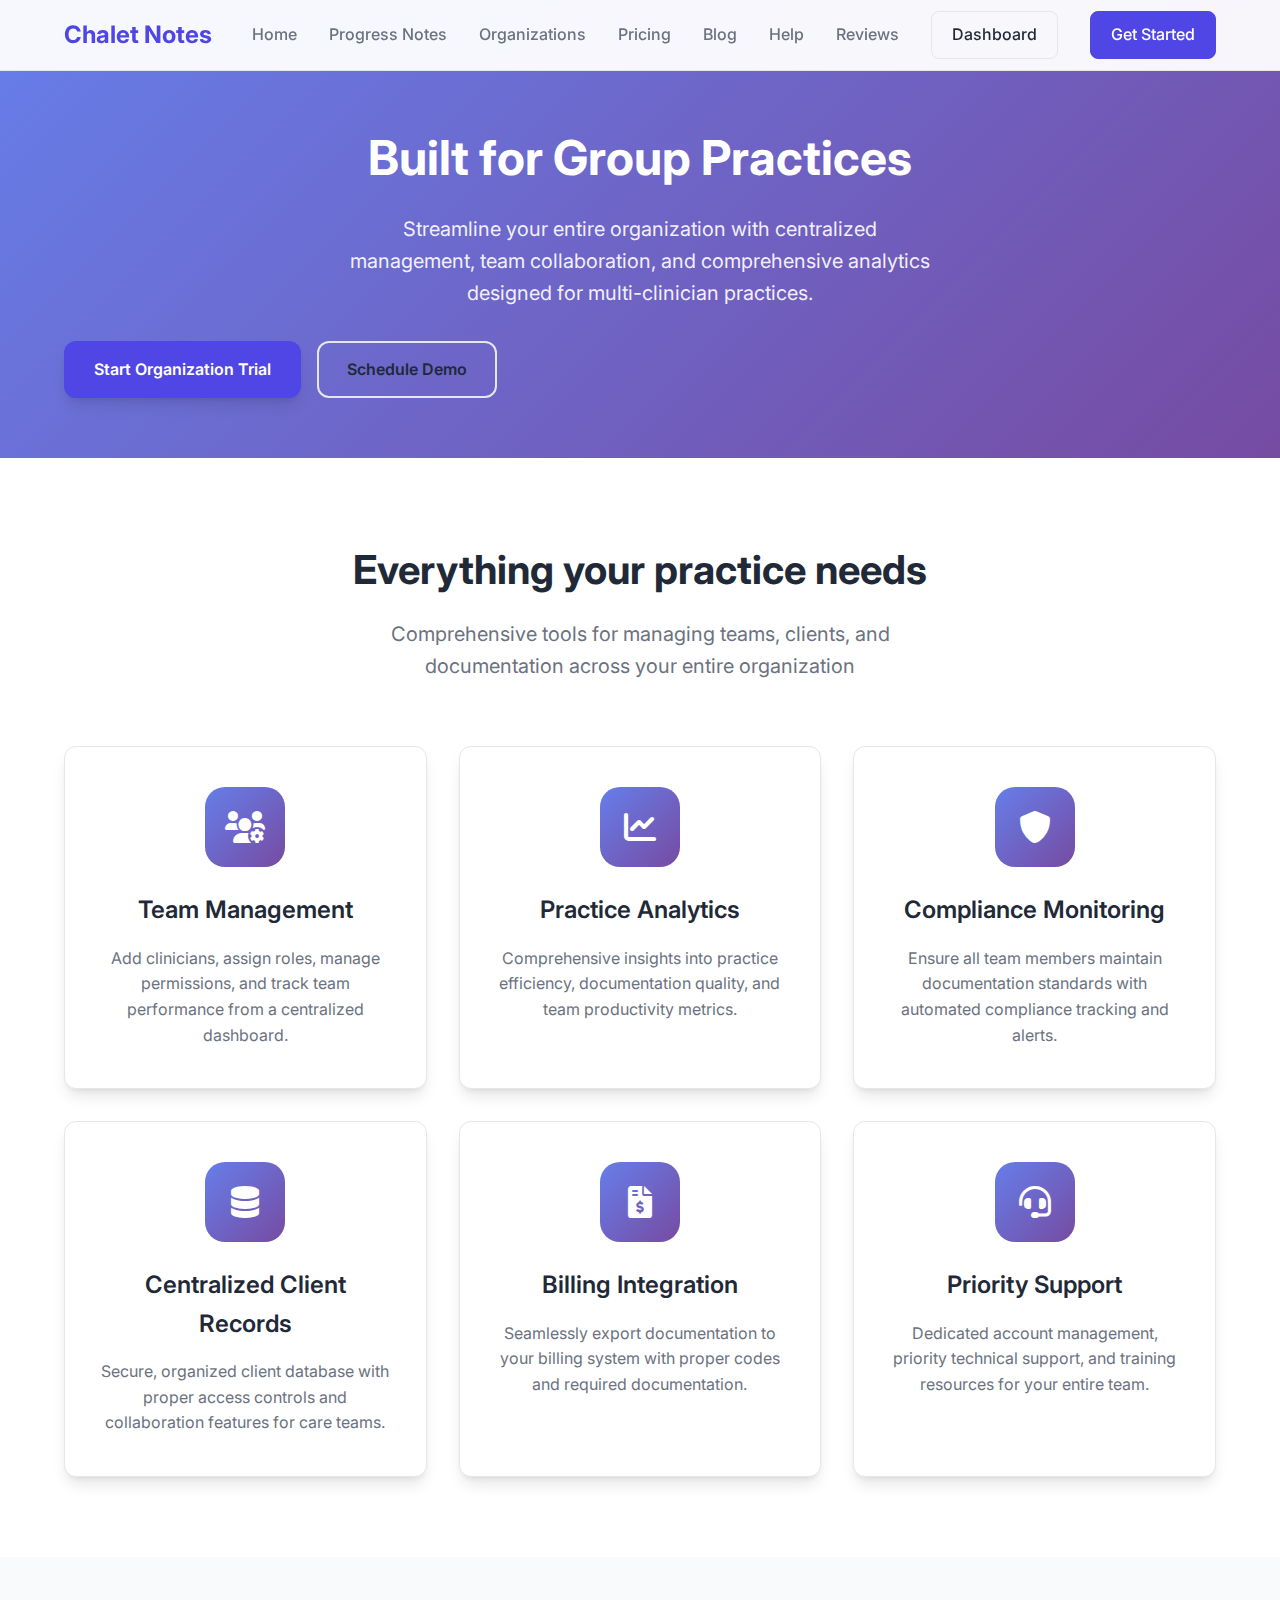
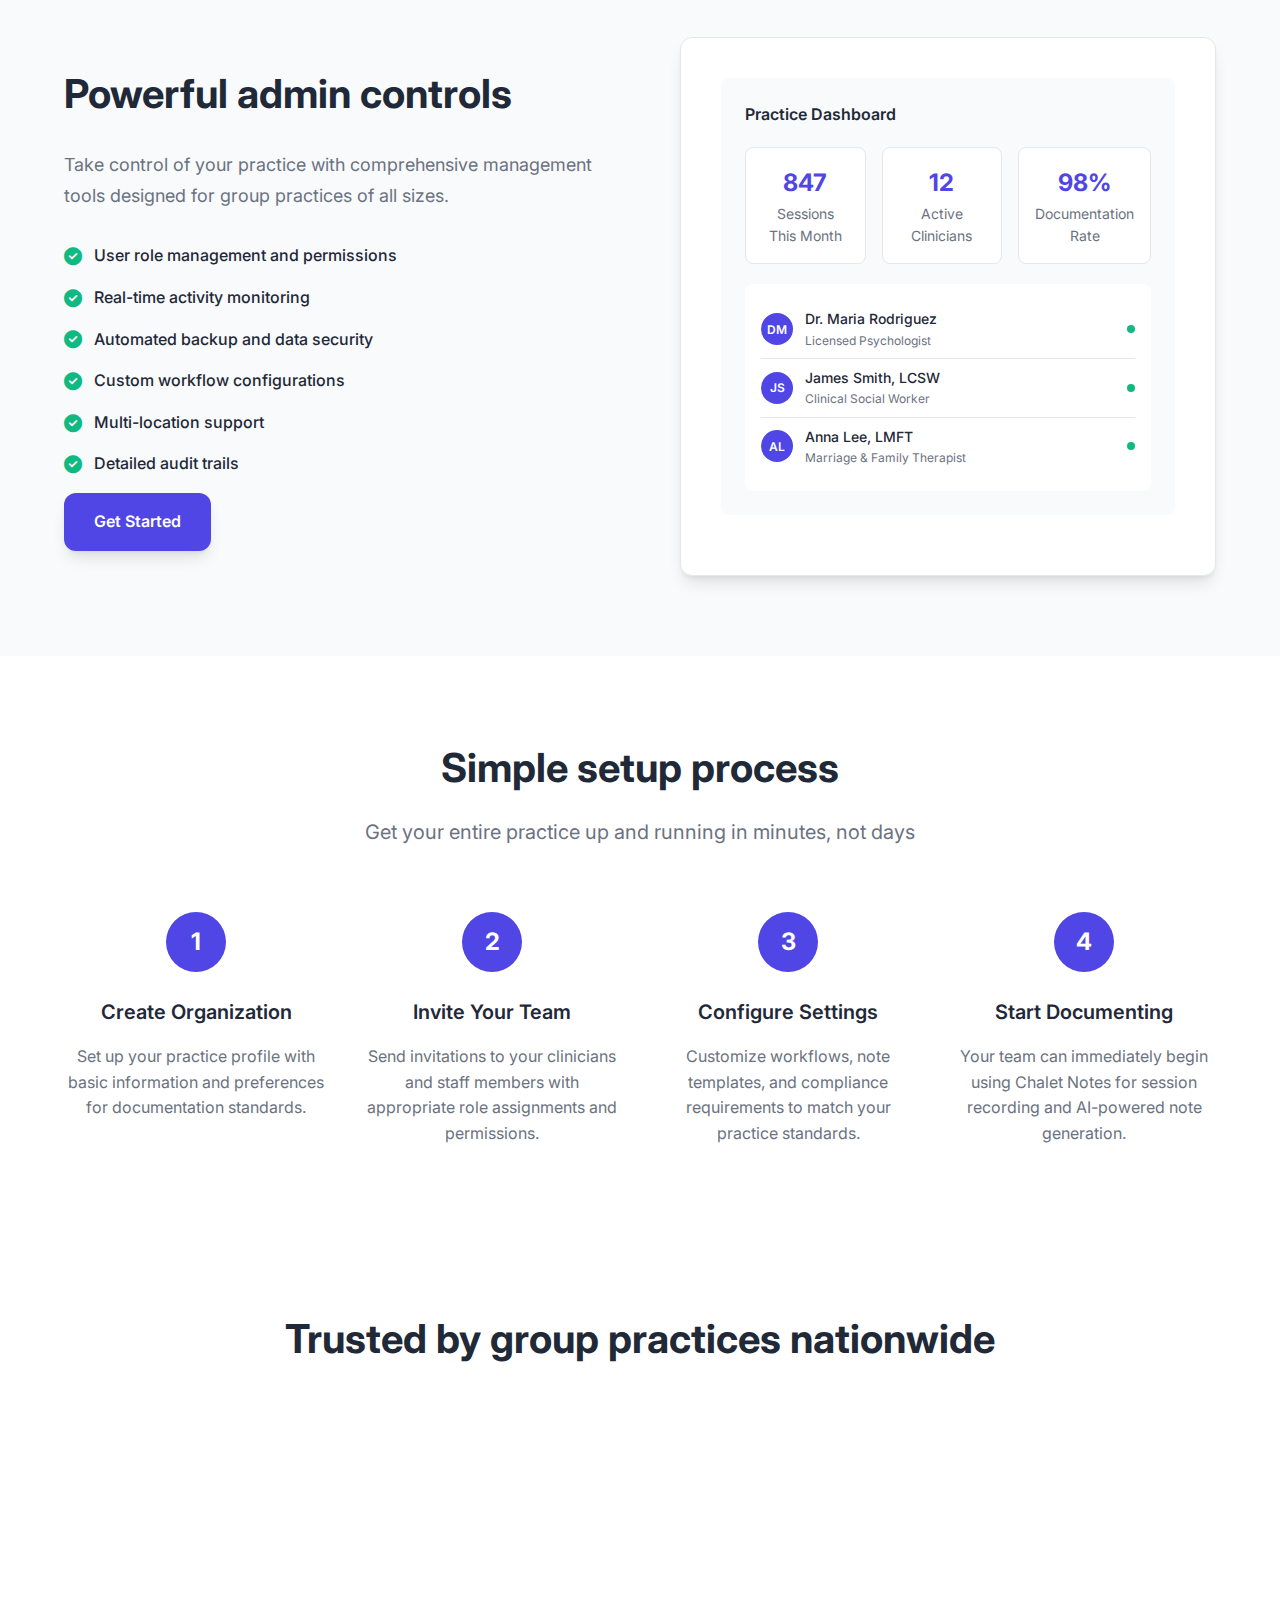
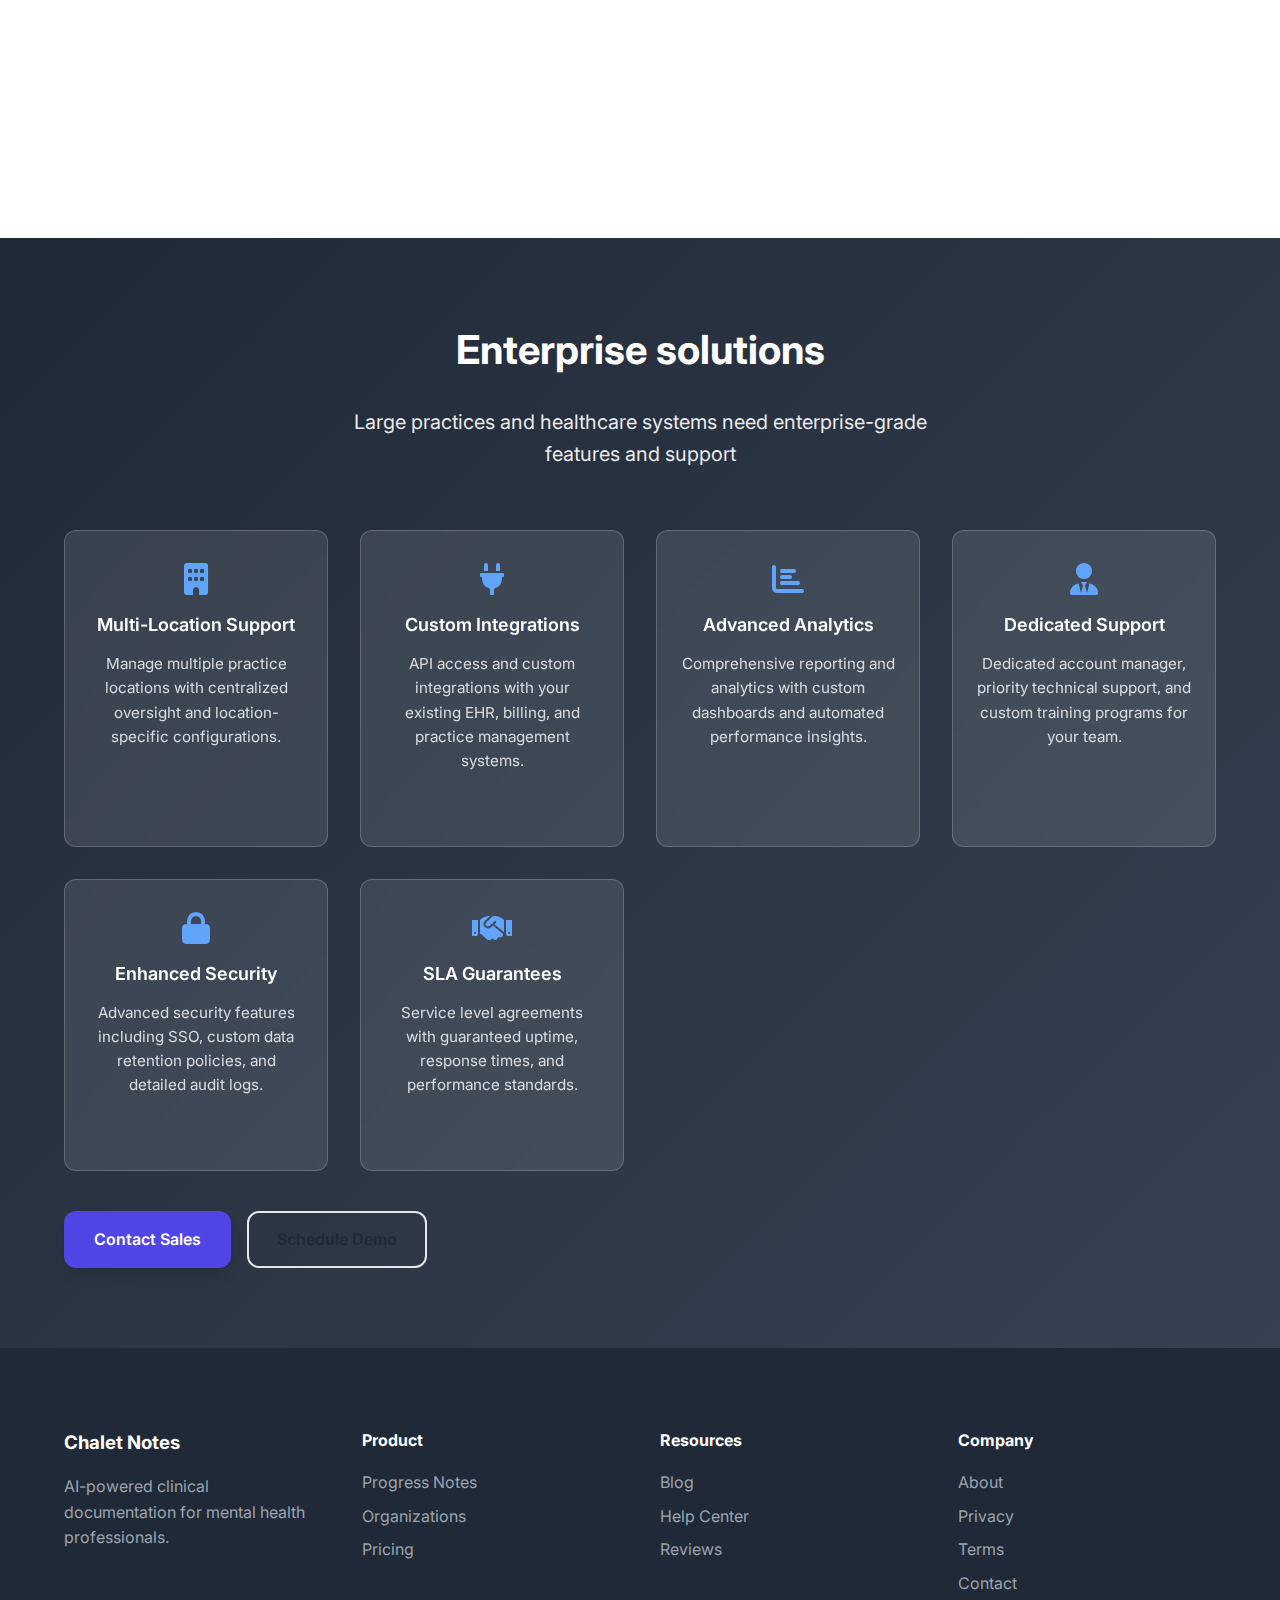
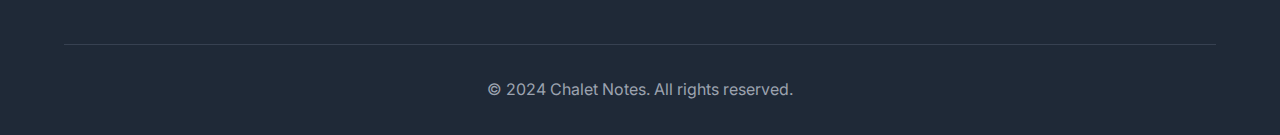
<file: organizations.html>
<!DOCTYPE html>
<html lang="en">
<head>
    <meta charset="UTF-8">
    <meta name="viewport" content="width=device-width, initial-scale=1.0">
    <title>Organizations - Chalet Notes</title>
    <link rel="stylesheet" href="styles.css">
    <link href="https://fonts.googleapis.com/css2?family=Inter:wght@300;400;500;600;700&display=swap" rel="stylesheet">
    <link href="https://cdnjs.cloudflare.com/ajax/libs/font-awesome/6.0.0/css/all.min.css" rel="stylesheet">
    <style>
        .org-hero {
            padding: 120px 0 60px;
            background: linear-gradient(135deg, #667eea 0%, #764ba2 100%);
            color: white;
            text-align: center;
        }
        
        .org-hero h1 {
            font-size: 3rem;
            font-weight: 700;
            margin-bottom: 16px;
        }
        
        .org-hero p {
            font-size: 1.25rem;
            opacity: 0.9;
            max-width: 600px;
            margin: 0 auto 32px;
        }
        
        .org-features {
            padding: 80px 0;
            background: white;
        }
        
        .org-grid {
            display: grid;
            grid-template-columns: repeat(auto-fit, minmax(300px, 1fr));
            gap: 32px;
            margin-top: 60px;
        }
        
        .org-card {
            background: white;
            padding: 40px 32px;
            border-radius: var(--border-radius);
            box-shadow: var(--shadow-lg);
            border: 1px solid var(--border-color);
            text-align: center;
            transition: var(--transition);
        }
        
        .org-card:hover {
            transform: translateY(-4px);
            box-shadow: var(--shadow-xl);
        }
        
        .org-icon {
            width: 80px;
            height: 80px;
            background: linear-gradient(135deg, #667eea, #764ba2);
            border-radius: 20px;
            display: flex;
            align-items: center;
            justify-content: center;
            margin: 0 auto 24px;
            color: white;
            font-size: 32px;
        }
        
        .org-card h3 {
            font-size: 1.5rem;
            font-weight: 600;
            margin-bottom: 16px;
            color: var(--text-primary);
        }
        
        .org-card p {
            color: var(--text-secondary);
            line-height: 1.6;
        }
        
        .management-section {
            padding: 80px 0;
            background: var(--secondary-color);
        }
        
        .management-content {
            display: grid;
            grid-template-columns: 1fr 1fr;
            gap: 80px;
            align-items: center;
        }
        
        .management-text h2 {
            font-size: 2.5rem;
            font-weight: 700;
            margin-bottom: 24px;
            color: var(--text-primary);
        }
        
        .management-text p {
            font-size: 1.125rem;
            color: var(--text-secondary);
            margin-bottom: 32px;
            line-height: 1.7;
        }
        
        .management-features {
            list-style: none;
        }
        
        .management-features li {
            display: flex;
            align-items: center;
            gap: 12px;
            margin-bottom: 16px;
            color: var(--text-primary);
            font-weight: 500;
        }
        
        .management-features i {
            color: var(--success-color);
            font-size: 18px;
        }
        
        .management-visual {
            background: white;
            border-radius: var(--border-radius);
            padding: 40px;
            box-shadow: var(--shadow-lg);
            border: 1px solid var(--border-color);
        }
        
        .dashboard-preview {
            background: #f8fafc;
            border-radius: 8px;
            padding: 24px;
            margin-bottom: 20px;
        }
        
        .dashboard-header {
            display: flex;
            justify-content: between;
            align-items: center;
            margin-bottom: 20px;
        }
        
        .dashboard-title {
            font-weight: 600;
            color: var(--text-primary);
        }
        
        .dashboard-stats {
            display: grid;
            grid-template-columns: repeat(3, 1fr);
            gap: 16px;
            margin-bottom: 20px;
        }
        
        .stat-card {
            background: white;
            padding: 16px;
            border-radius: 8px;
            text-align: center;
            border: 1px solid var(--border-color);
        }
        
        .stat-number {
            font-size: 1.5rem;
            font-weight: 700;
            color: var(--primary-color);
        }
        
        .stat-label {
            font-size: 0.875rem;
            color: var(--text-secondary);
        }
        
        .clinician-list {
            background: white;
            border-radius: 8px;
            padding: 16px;
        }
        
        .clinician-item {
            display: flex;
            align-items: center;
            gap: 12px;
            padding: 8px 0;
            border-bottom: 1px solid var(--border-color);
        }
        
        .clinician-item:last-child {
            border-bottom: none;
        }
        
        .clinician-avatar {
            width: 32px;
            height: 32px;
            background: var(--primary-color);
            color: white;
            border-radius: 50%;
            display: flex;
            align-items: center;
            justify-content: center;
            font-size: 12px;
            font-weight: 600;
        }
        
        .clinician-info {
            flex: 1;
        }
        
        .clinician-name {
            font-weight: 500;
            color: var(--text-primary);
            font-size: 0.875rem;
        }
        
        .clinician-role {
            font-size: 0.75rem;
            color: var(--text-secondary);
        }
        
        .status-active {
            width: 8px;
            height: 8px;
            background: var(--success-color);
            border-radius: 50%;
        }
        
        .workflow-section {
            padding: 80px 0;
            background: white;
        }
        
        .workflow-steps {
            display: grid;
            grid-template-columns: repeat(auto-fit, minmax(250px, 1fr));
            gap: 32px;
            margin-top: 60px;
        }
        
        .step-card {
            text-align: center;
            position: relative;
        }
        
        .step-number {
            width: 60px;
            height: 60px;
            background: var(--primary-color);
            color: white;
            border-radius: 50%;
            display: flex;
            align-items: center;
            justify-content: center;
            font-size: 1.5rem;
            font-weight: 700;
            margin: 0 auto 24px;
        }
        
        .step-card h3 {
            font-size: 1.25rem;
            font-weight: 600;
            margin-bottom: 16px;
            color: var(--text-primary);
        }
        
        .step-card p {
            color: var(--text-secondary);
            line-height: 1.6;
        }
        
        .enterprise-section {
            padding: 80px 0;
            background: linear-gradient(135deg, var(--text-primary) 0%, #374151 100%);
            color: white;
            text-align: center;
        }
        
        .enterprise-content h2 {
            font-size: 2.5rem;
            font-weight: 700;
            margin-bottom: 24px;
        }
        
        .enterprise-content p {
            font-size: 1.25rem;
            opacity: 0.9;
            margin-bottom: 40px;
            max-width: 600px;
            margin-left: auto;
            margin-right: auto;
        }
        
        .enterprise-features {
            display: grid;
            grid-template-columns: repeat(auto-fit, minmax(250px, 1fr));
            gap: 32px;
            margin-top: 60px;
        }
        
        .enterprise-feature {
            background: rgba(255, 255, 255, 0.1);
            padding: 32px 24px;
            border-radius: var(--border-radius);
            backdrop-filter: blur(10px);
            border: 1px solid rgba(255, 255, 255, 0.2);
        }
        
        .enterprise-feature i {
            font-size: 32px;
            margin-bottom: 16px;
            color: #60a5fa;
        }
        
        .enterprise-feature h4 {
            font-size: 1.125rem;
            font-weight: 600;
            margin-bottom: 12px;
        }
        
        .enterprise-feature p {
            font-size: 0.95rem;
            opacity: 0.8;
        }
        
        @media (max-width: 768px) {
            .org-hero h1 {
                font-size: 2.5rem;
            }
            
            .management-content {
                grid-template-columns: 1fr;
                gap: 40px;
            }
            
            .dashboard-stats {
                grid-template-columns: 1fr;
            }
            
            .workflow-steps {
                grid-template-columns: 1fr;
            }
            
            .enterprise-content h2 {
                font-size: 2rem;
            }
            
            .org-grid,
            .enterprise-features {
                grid-template-columns: 1fr;
            }
        }
    </style>
</head>
<body>
    <nav class="navbar">
        <div class="nav-container">
            <div class="nav-brand">
                <h2>Chalet Notes</h2>
            </div>
            <div class="nav-menu" id="nav-menu">
                <a href="index.html" class="nav-link">Home</a>
                <a href="progress-notes.html" class="nav-link">Progress Notes</a>
                <a href="organizations.html" class="nav-link">Organizations</a>
                <a href="pricing.html" class="nav-link">Pricing</a>
                <a href="blog.html" class="nav-link">Blog</a>
                <a href="help.html" class="nav-link">Help</a>
                <a href="reviews.html" class="nav-link">Reviews</a>
                <a href="dashboard.html" class="nav-btn">Dashboard</a>
                <a href="dashboard.html" class="nav-btn primary">Get Started</a>
            </div>
            <div class="nav-toggle" id="nav-toggle">
                <span class="bar"></span>
                <span class="bar"></span>
                <span class="bar"></span>
            </div>
        </div>
    </nav>

    <main>
        <section class="org-hero">
            <div class="container">
                <h1>Built for Group Practices</h1>
                <p>Streamline your entire organization with centralized management, team collaboration, and comprehensive analytics designed for multi-clinician practices.</p>
                <div class="hero-buttons">
                    <a href="dashboard.html" class="btn primary">Start Organization Trial</a>
                    <a href="#demo" class="btn secondary">Schedule Demo</a>
                </div>
            </div>
        </section>

        <section class="org-features">
            <div class="container">
                <div class="section-header">
                    <h2>Everything your practice needs</h2>
                    <p>Comprehensive tools for managing teams, clients, and documentation across your entire organization</p>
                </div>
                
                <div class="org-grid">
                    <div class="org-card">
                        <div class="org-icon">
                            <i class="fas fa-users-cog"></i>
                        </div>
                        <h3>Team Management</h3>
                        <p>Add clinicians, assign roles, manage permissions, and track team performance from a centralized dashboard.</p>
                    </div>
                    
                    <div class="org-card">
                        <div class="org-icon">
                            <i class="fas fa-chart-line"></i>
                        </div>
                        <h3>Practice Analytics</h3>
                        <p>Comprehensive insights into practice efficiency, documentation quality, and team productivity metrics.</p>
                    </div>
                    
                    <div class="org-card">
                        <div class="org-icon">
                            <i class="fas fa-shield-alt"></i>
                        </div>
                        <h3>Compliance Monitoring</h3>
                        <p>Ensure all team members maintain documentation standards with automated compliance tracking and alerts.</p>
                    </div>
                    
                    <div class="org-card">
                        <div class="org-icon">
                            <i class="fas fa-database"></i>
                        </div>
                        <h3>Centralized Client Records</h3>
                        <p>Secure, organized client database with proper access controls and collaboration features for care teams.</p>
                    </div>
                    
                    <div class="org-card">
                        <div class="org-icon">
                            <i class="fas fa-file-invoice-dollar"></i>
                        </div>
                        <h3>Billing Integration</h3>
                        <p>Seamlessly export documentation to your billing system with proper codes and required documentation.</p>
                    </div>
                    
                    <div class="org-card">
                        <div class="org-icon">
                            <i class="fas fa-headset"></i>
                        </div>
                        <h3>Priority Support</h3>
                        <p>Dedicated account management, priority technical support, and training resources for your entire team.</p>
                    </div>
                </div>
            </div>
        </section>

        <section class="management-section">
            <div class="container">
                <div class="management-content">
                    <div class="management-text">
                        <h2>Powerful admin controls</h2>
                        <p>Take control of your practice with comprehensive management tools designed for group practices of all sizes.</p>
                        
                        <ul class="management-features">
                            <li><i class="fas fa-check-circle"></i> User role management and permissions</li>
                            <li><i class="fas fa-check-circle"></i> Real-time activity monitoring</li>
                            <li><i class="fas fa-check-circle"></i> Automated backup and data security</li>
                            <li><i class="fas fa-check-circle"></i> Custom workflow configurations</li>
                            <li><i class="fas fa-check-circle"></i> Multi-location support</li>
                            <li><i class="fas fa-check-circle"></i> Detailed audit trails</li>
                        </ul>
                        
                        <a href="signup.html" class="btn primary">Get Started</a>
                    </div>
                    
                    <div class="management-visual">
                        <div class="dashboard-preview">
                            <div class="dashboard-header">
                                <div class="dashboard-title">Practice Dashboard</div>
                            </div>
                            
                            <div class="dashboard-stats">
                                <div class="stat-card">
                                    <div class="stat-number">847</div>
                                    <div class="stat-label">Sessions This Month</div>
                                </div>
                                <div class="stat-card">
                                    <div class="stat-number">12</div>
                                    <div class="stat-label">Active Clinicians</div>
                                </div>
                                <div class="stat-card">
                                    <div class="stat-number">98%</div>
                                    <div class="stat-label">Documentation Rate</div>
                                </div>
                            </div>
                            
                            <div class="clinician-list">
                                <div class="clinician-item">
                                    <div class="clinician-avatar">DM</div>
                                    <div class="clinician-info">
                                        <div class="clinician-name">Dr. Maria Rodriguez</div>
                                        <div class="clinician-role">Licensed Psychologist</div>
                                    </div>
                                    <div class="status-active"></div>
                                </div>
                                <div class="clinician-item">
                                    <div class="clinician-avatar">JS</div>
                                    <div class="clinician-info">
                                        <div class="clinician-name">James Smith, LCSW</div>
                                        <div class="clinician-role">Clinical Social Worker</div>
                                    </div>
                                    <div class="status-active"></div>
                                </div>
                                <div class="clinician-item">
                                    <div class="clinician-avatar">AL</div>
                                    <div class="clinician-info">
                                        <div class="clinician-name">Anna Lee, LMFT</div>
                                        <div class="clinician-role">Marriage & Family Therapist</div>
                                    </div>
                                    <div class="status-active"></div>
                                </div>
                            </div>
                        </div>
                    </div>
                </div>
            </div>
        </section>

        <section class="workflow-section">
            <div class="container">
                <div class="section-header">
                    <h2>Simple setup process</h2>
                    <p>Get your entire practice up and running in minutes, not days</p>
                </div>
                
                <div class="workflow-steps">
                    <div class="step-card">
                        <div class="step-number">1</div>
                        <h3>Create Organization</h3>
                        <p>Set up your practice profile with basic information and preferences for documentation standards.</p>
                    </div>
                    
                    <div class="step-card">
                        <div class="step-number">2</div>
                        <h3>Invite Your Team</h3>
                        <p>Send invitations to your clinicians and staff members with appropriate role assignments and permissions.</p>
                    </div>
                    
                    <div class="step-card">
                        <div class="step-number">3</div>
                        <h3>Configure Settings</h3>
                        <p>Customize workflows, note templates, and compliance requirements to match your practice standards.</p>
                    </div>
                    
                    <div class="step-card">
                        <div class="step-number">4</div>
                        <h3>Start Documenting</h3>
                        <p>Your team can immediately begin using Chalet Notes for session recording and AI-powered note generation.</p>
                    </div>
                </div>
            </div>
        </section>

        <section class="testimonials">
            <div class="container">
                <div class="section-header">
                    <h2>Trusted by group practices nationwide</h2>
                </div>
                <div class="testimonials-grid">
                    <div class="testimonial-card">
                        <div class="testimonial-content">
                            <p>"Chalet Notes transformed our 8-clinician practice. We save 15+ hours per week on documentation and our compliance scores have never been higher."</p>
                        </div>
                        <div class="testimonial-author">
                            <div class="author-avatar">RC</div>
                            <div class="author-info">
                                <h4>Dr. Robert Chen</h4>
                                <span>Clinical Director, Westside Mental Health</span>
                            </div>
                        </div>
                    </div>
                    <div class="testimonial-card">
                        <div class="testimonial-content">
                            <p>"The admin dashboard gives me complete visibility into our practice operations. I can track productivity and ensure quality across all our locations."</p>
                        </div>
                        <div class="testimonial-author">
                            <div class="author-avatar">KT</div>
                            <div class="author-info">
                                <h4>Karen Thompson, MBA</h4>
                                <span>Practice Administrator, Mountain View Therapy</span>
                            </div>
                        </div>
                    </div>
                    <div class="testimonial-card">
                        <div class="testimonial-content">
                            <p>"Our team loves Chalet Notes. The AI notes are incredibly accurate and the collaborative features help us provide better coordinated care."</p>
                        </div>
                        <div class="testimonial-author">
                            <div class="author-avatar">TW</div>
                            <div class="author-info">
                                <h4>Dr. Thomas Williams</h4>
                                <span>Founder, Mindful Healing Center</span>
                            </div>
                        </div>
                    </div>
                </div>
            </div>
        </section>

        <section class="enterprise-section">
            <div class="container">
                <div class="enterprise-content">
                    <h2>Enterprise solutions</h2>
                    <p>Large practices and healthcare systems need enterprise-grade features and support</p>
                    
                    <div class="enterprise-features">
                        <div class="enterprise-feature">
                            <i class="fas fa-building"></i>
                            <h4>Multi-Location Support</h4>
                            <p>Manage multiple practice locations with centralized oversight and location-specific configurations.</p>
                        </div>
                        
                        <div class="enterprise-feature">
                            <i class="fas fa-plug"></i>
                            <h4>Custom Integrations</h4>
                            <p>API access and custom integrations with your existing EHR, billing, and practice management systems.</p>
                        </div>
                        
                        <div class="enterprise-feature">
                            <i class="fas fa-chart-bar"></i>
                            <h4>Advanced Analytics</h4>
                            <p>Comprehensive reporting and analytics with custom dashboards and automated performance insights.</p>
                        </div>
                        
                        <div class="enterprise-feature">
                            <i class="fas fa-user-tie"></i>
                            <h4>Dedicated Support</h4>
                            <p>Dedicated account manager, priority technical support, and custom training programs for your team.</p>
                        </div>
                        
                        <div class="enterprise-feature">
                            <i class="fas fa-lock"></i>
                            <h4>Enhanced Security</h4>
                            <p>Advanced security features including SSO, custom data retention policies, and detailed audit logs.</p>
                        </div>
                        
                        <div class="enterprise-feature">
                            <i class="fas fa-handshake"></i>
                            <h4>SLA Guarantees</h4>
                            <p>Service level agreements with guaranteed uptime, response times, and performance standards.</p>
                        </div>
                    </div>
                    
                    <div class="hero-buttons" style="margin-top: 40px;">
                        <a href="#contact" class="btn primary">Contact Sales</a>
                        <a href="#demo" class="btn secondary">Schedule Demo</a>
                    </div>
                </div>
            </div>
        </section>
    </main>

    <footer class="footer">
        <div class="container">
            <div class="footer-content">
                <div class="footer-section">
                    <h3>Chalet Notes</h3>
                    <p>AI-powered clinical documentation for mental health professionals.</p>
                </div>
                <div class="footer-section">
                    <h4>Product</h4>
                    <ul>
                        <li><a href="progress-notes.html">Progress Notes</a></li>
                        <li><a href="organizations.html">Organizations</a></li>
                        <li><a href="pricing.html">Pricing</a></li>
                    </ul>
                </div>
                <div class="footer-section">
                    <h4>Resources</h4>
                    <ul>
                        <li><a href="blog.html">Blog</a></li>
                        <li><a href="help.html">Help Center</a></li>
                        <li><a href="reviews.html">Reviews</a></li>
                    </ul>
                </div>
                <div class="footer-section">
                    <h4>Company</h4>
                    <ul>
                        <li><a href="#about">About</a></li>
                        <li><a href="#privacy">Privacy</a></li>
                        <li><a href="#terms">Terms</a></li>
                        <li><a href="#contact">Contact</a></li>
                    </ul>
                </div>
            </div>
            <div class="footer-bottom">
                <p>&copy; 2024 Chalet Notes. All rights reserved.</p>
            </div>
        </div>
    </footer>

    <script src="script.js"></script>
</body>
</html>
</file>
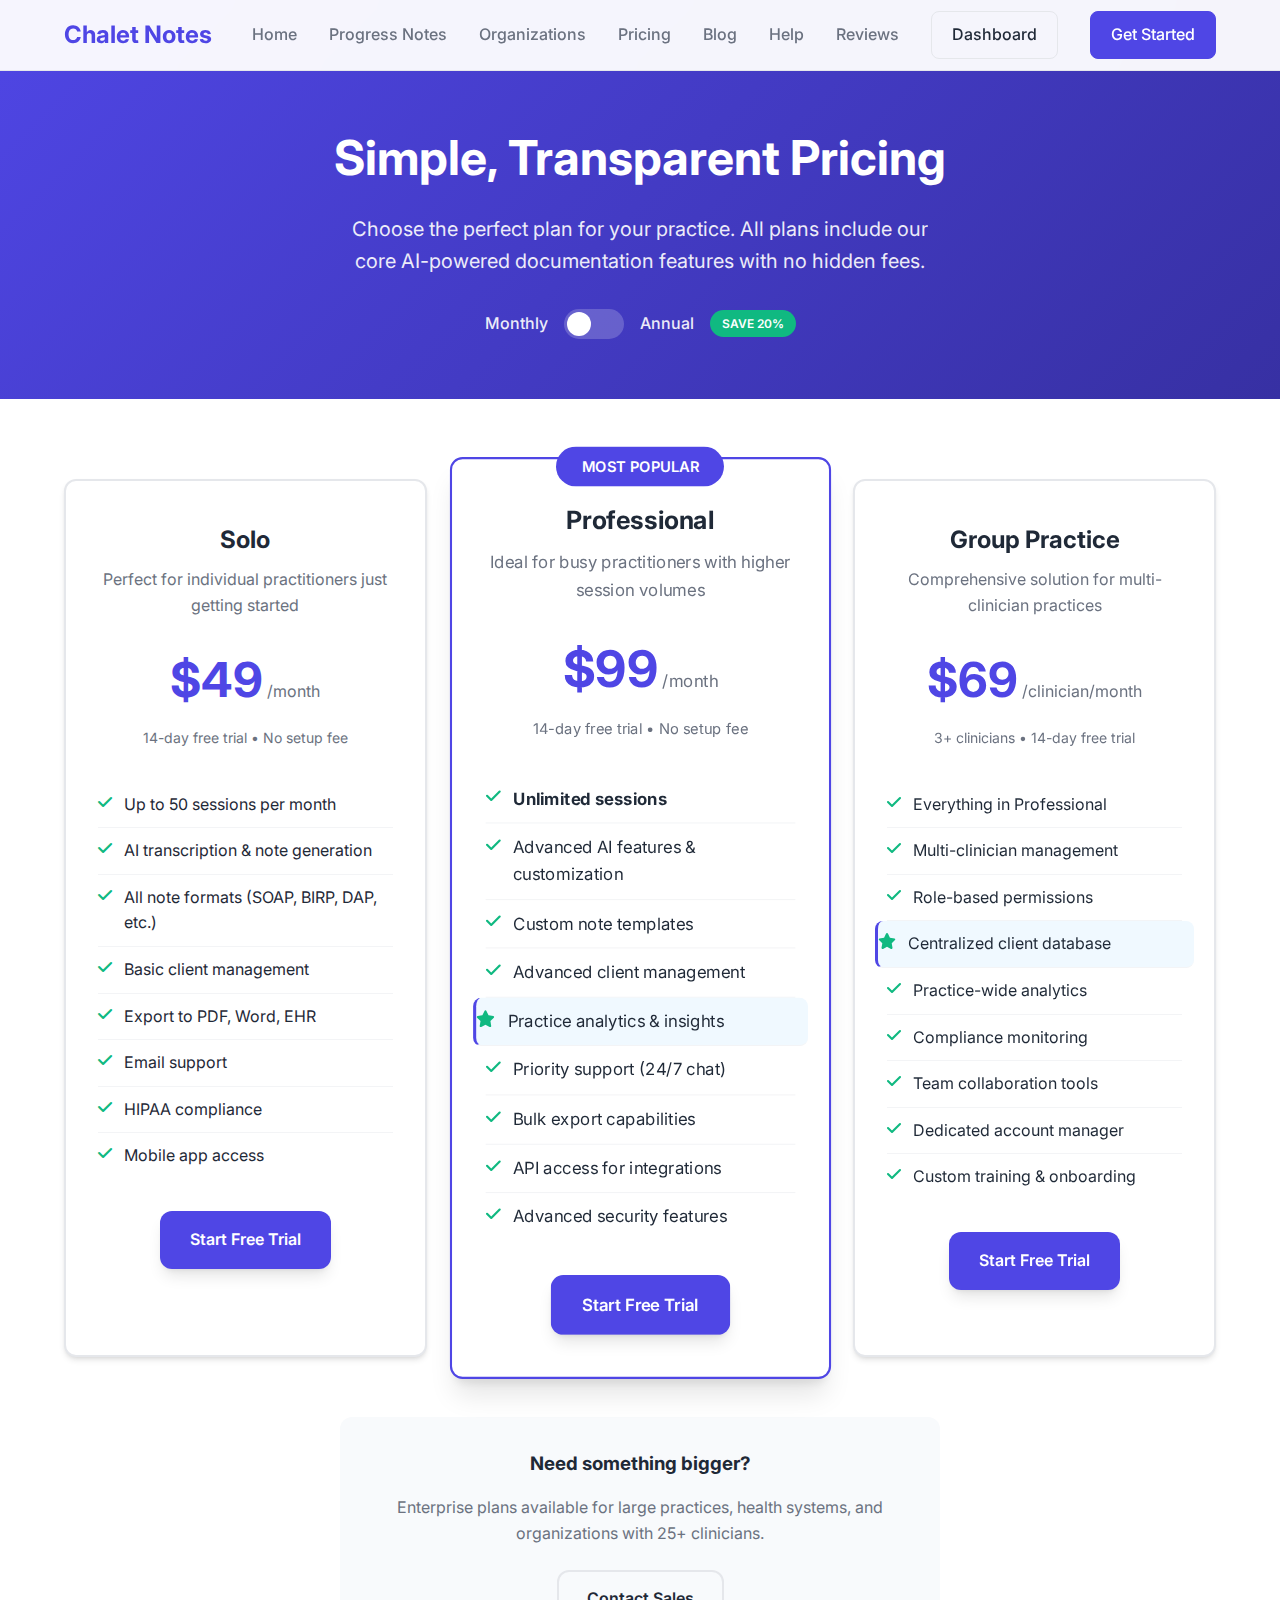
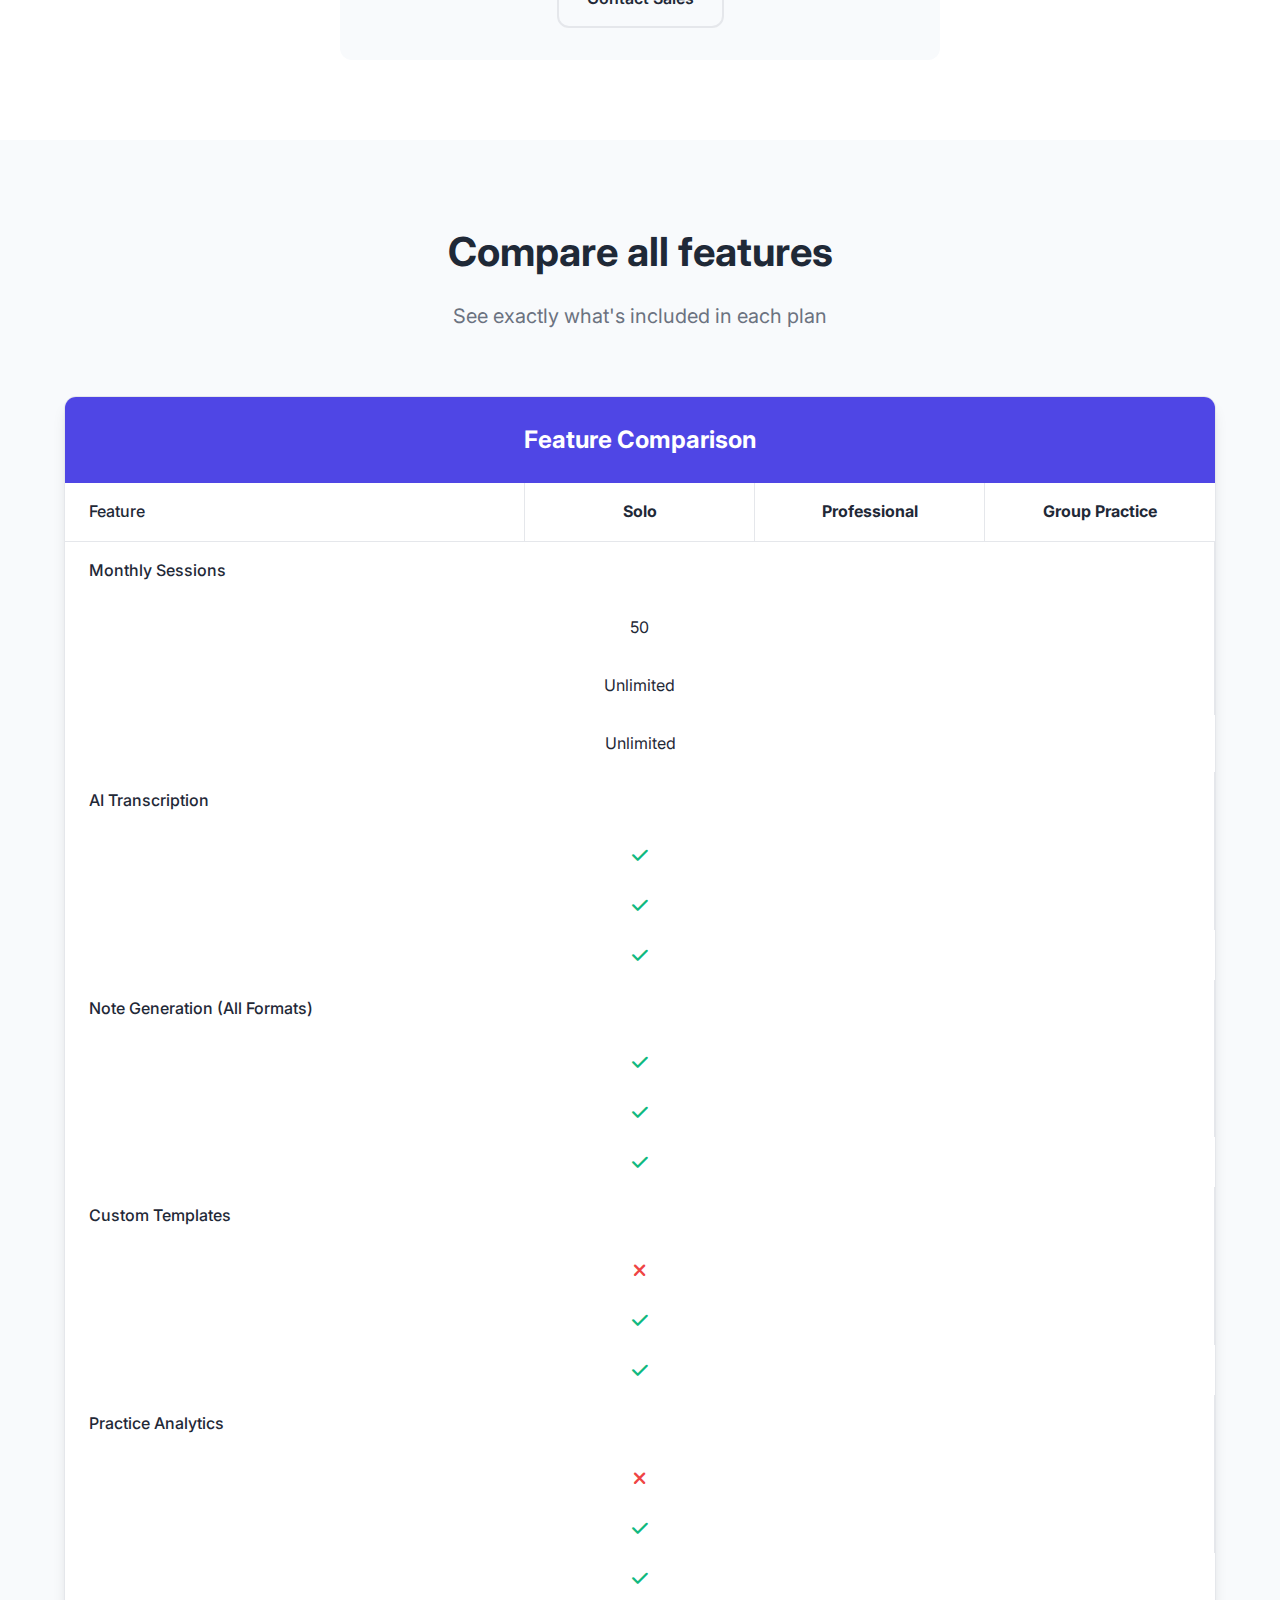
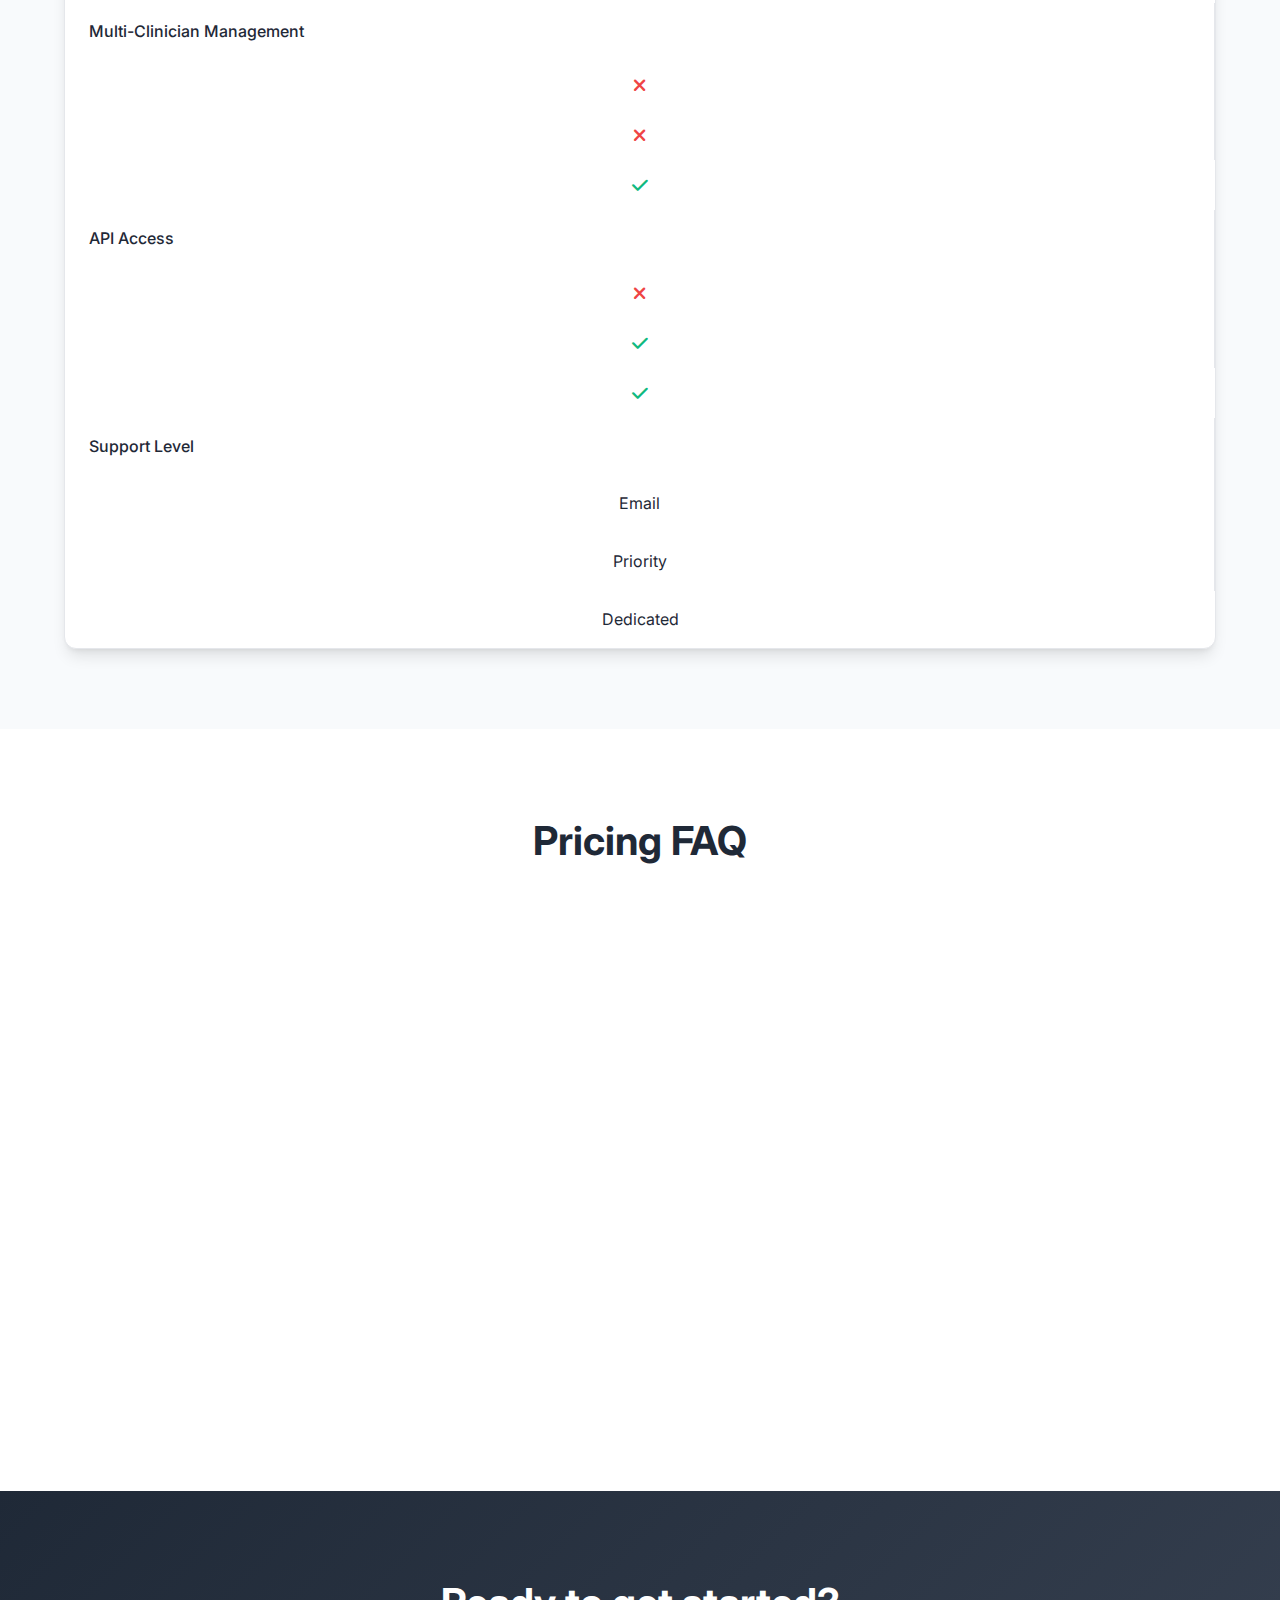
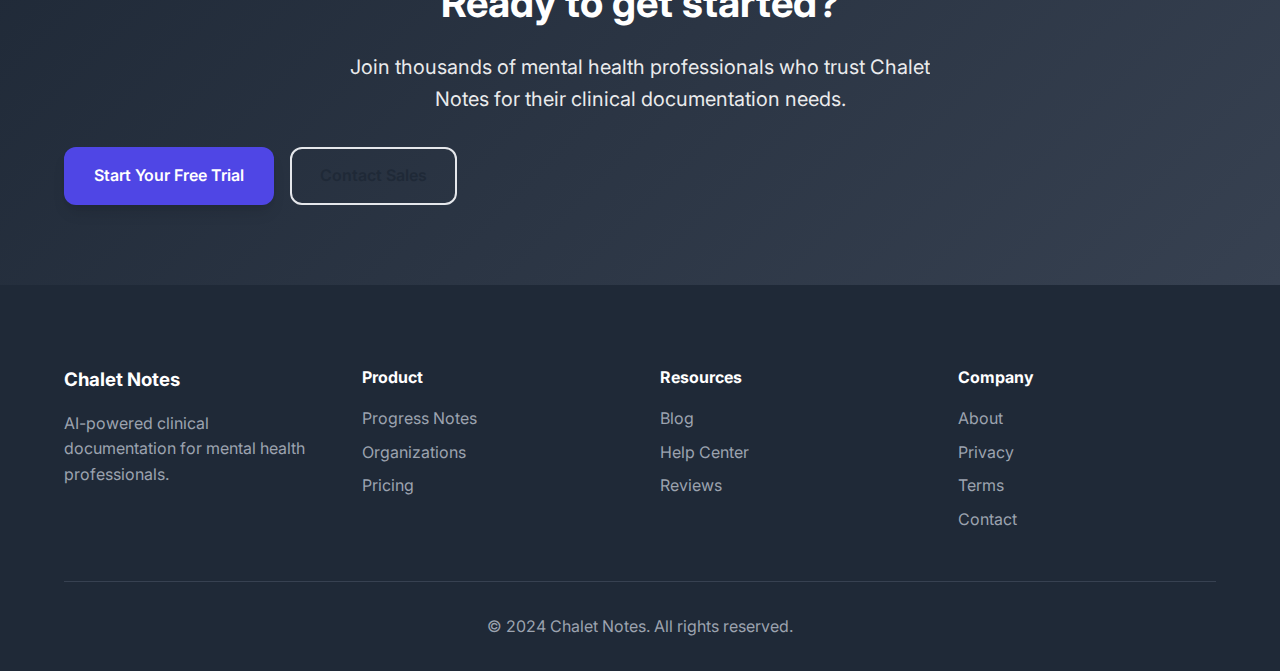
<file: pricing.html>
<!DOCTYPE html>
<html lang="en">
<head>
    <meta charset="UTF-8">
    <meta name="viewport" content="width=device-width, initial-scale=1.0">
    <title>Pricing - Chalet Notes</title>
    <link rel="stylesheet" href="styles.css">
    <link href="https://fonts.googleapis.com/css2?family=Inter:wght@300;400;500;600;700&display=swap" rel="stylesheet">
    <link href="https://cdnjs.cloudflare.com/ajax/libs/font-awesome/6.0.0/css/all.min.css" rel="stylesheet">
    <style>
        .pricing-hero {
            padding: 120px 0 60px;
            background: linear-gradient(135deg, var(--primary-color) 0%, var(--primary-hover) 100%);
            color: white;
            text-align: center;
        }
        
        .pricing-hero h1 {
            font-size: 3rem;
            font-weight: 700;
            margin-bottom: 16px;
        }
        
        .pricing-hero p {
            font-size: 1.25rem;
            opacity: 0.9;
            max-width: 600px;
            margin: 0 auto 32px;
        }
        
        .billing-toggle {
            display: flex;
            align-items: center;
            gap: 16px;
            justify-content: center;
            margin-top: 32px;
        }
        
        .toggle-label {
            font-weight: 500;
            opacity: 0.9;
        }
        
        .toggle-switch {
            position: relative;
            width: 60px;
            height: 30px;
            background: rgba(255, 255, 255, 0.2);
            border-radius: 15px;
            cursor: pointer;
            transition: var(--transition);
        }
        
        .toggle-switch.active {
            background: rgba(255, 255, 255, 0.3);
        }
        
        .toggle-knob {
            position: absolute;
            top: 3px;
            left: 3px;
            width: 24px;
            height: 24px;
            background: white;
            border-radius: 50%;
            transition: var(--transition);
        }
        
        .toggle-switch.active .toggle-knob {
            transform: translateX(30px);
        }
        
        .savings-badge {
            background: var(--success-color);
            color: white;
            padding: 4px 12px;
            border-radius: 20px;
            font-size: 12px;
            font-weight: 600;
            text-transform: uppercase;
        }
        
        .pricing-main {
            padding: 80px 0;
            background: white;
        }
        
        .pricing-grid-detailed {
            display: grid;
            grid-template-columns: repeat(auto-fit, minmax(320px, 1fr));
            gap: 32px;
            max-width: 1200px;
            margin: 0 auto;
        }
        
        .pricing-card-detailed {
            background: white;
            border-radius: var(--border-radius);
            padding: 40px 32px;
            border: 2px solid var(--border-color);
            text-align: center;
            position: relative;
            transition: var(--transition);
            box-shadow: var(--shadow-md);
        }
        
        .pricing-card-detailed:hover {
            transform: translateY(-4px);
            box-shadow: var(--shadow-xl);
        }
        
        .pricing-card-detailed.featured {
            border-color: var(--primary-color);
            transform: scale(1.05);
            box-shadow: var(--shadow-xl);
        }
        
        .pricing-card-detailed.featured:hover {
            transform: scale(1.05) translateY(-4px);
        }
        
        .plan-badge-detailed {
            position: absolute;
            top: -12px;
            left: 50%;
            transform: translateX(-50%);
            background: var(--primary-color);
            color: white;
            padding: 8px 24px;
            border-radius: 20px;
            font-size: 14px;
            font-weight: 600;
            text-transform: uppercase;
        }
        
        .plan-header-detailed {
            margin-bottom: 32px;
        }
        
        .plan-name {
            font-size: 1.5rem;
            font-weight: 700;
            margin-bottom: 8px;
            color: var(--text-primary);
        }
        
        .plan-description {
            color: var(--text-secondary);
            margin-bottom: 24px;
        }
        
        .plan-price-detailed {
            display: flex;
            align-items: baseline;
            justify-content: center;
            gap: 4px;
            margin-bottom: 8px;
        }
        
        .price-large {
            font-size: 3rem;
            font-weight: 700;
            color: var(--primary-color);
        }
        
        .price-period {
            color: var(--text-secondary);
            font-size: 1rem;
        }
        
        .price-note {
            color: var(--text-secondary);
            font-size: 0.875rem;
            margin-bottom: 24px;
        }
        
        .plan-features-detailed {
            list-style: none;
            margin-bottom: 32px;
            text-align: left;
        }
        
        .plan-features-detailed li {
            display: flex;
            align-items: flex-start;
            gap: 12px;
            padding: 10px 0;
            color: var(--text-primary);
            border-bottom: 1px solid #f3f4f6;
        }
        
        .plan-features-detailed li:last-child {
            border-bottom: none;
        }
        
        .plan-features-detailed i {
            color: var(--success-color);
            font-size: 16px;
            margin-top: 2px;
            flex-shrink: 0;
        }
        
        .feature-highlight {
            background: #f0f9ff;
            margin: 0 -12px;
            padding: 12px;
            border-radius: 8px;
            border-left: 3px solid var(--primary-color);
        }
        
        .comparison-section {
            padding: 80px 0;
            background: var(--secondary-color);
        }
        
        .comparison-table {
            background: white;
            border-radius: var(--border-radius);
            box-shadow: var(--shadow-lg);
            overflow: hidden;
            border: 1px solid var(--border-color);
        }
        
        .table-header {
            background: var(--primary-color);
            color: white;
            padding: 24px;
            text-align: center;
        }
        
        .table-header h3 {
            font-size: 1.5rem;
            font-weight: 700;
        }
        
        .comparison-grid {
            display: grid;
            grid-template-columns: 2fr 1fr 1fr 1fr;
            border-bottom: 1px solid var(--border-color);
        }
        
        .comparison-row {
            display: contents;
        }
        
        .comparison-cell {
            padding: 16px 24px;
            border-right: 1px solid var(--border-color);
            display: flex;
            align-items: center;
        }
        
        .comparison-cell:last-child {
            border-right: none;
        }
        
        .feature-name {
            font-weight: 500;
            color: var(--text-primary);
        }
        
        .feature-value {
            text-align: center;
            justify-content: center;
        }
        
        .check-icon {
            color: var(--success-color);
            font-size: 18px;
        }
        
        .x-icon {
            color: var(--error-color);
            font-size: 18px;
        }
        
        .faq-pricing {
            padding: 80px 0;
            background: white;
        }
        
        .enterprise-cta {
            padding: 80px 0;
            background: linear-gradient(135deg, var(--text-primary) 0%, #374151 100%);
            color: white;
            text-align: center;
        }
        
        .enterprise-cta h2 {
            font-size: 2.5rem;
            font-weight: 700;
            margin-bottom: 16px;
        }
        
        .enterprise-cta p {
            font-size: 1.25rem;
            opacity: 0.9;
            margin-bottom: 32px;
            max-width: 600px;
            margin-left: auto;
            margin-right: auto;
        }
        
        @media (max-width: 768px) {
            .pricing-hero h1 {
                font-size: 2.5rem;
            }
            
            .pricing-grid-detailed {
                grid-template-columns: 1fr;
            }
            
            .pricing-card-detailed.featured {
                transform: none;
            }
            
            .comparison-grid {
                grid-template-columns: 1fr;
                gap: 1px;
                background: var(--border-color);
            }
            
            .comparison-cell {
                background: white;
                border-right: none;
                border-bottom: 1px solid var(--border-color);
            }
            
            .enterprise-cta h2 {
                font-size: 2rem;
            }
        }
    </style>
</head>
<body>
    <nav class="navbar">
        <div class="nav-container">
            <div class="nav-brand">
                <h2>Chalet Notes</h2>
            </div>
            <div class="nav-menu" id="nav-menu">
                <a href="index.html" class="nav-link">Home</a>
                <a href="progress-notes.html" class="nav-link">Progress Notes</a>
                <a href="organizations.html" class="nav-link">Organizations</a>
                <a href="pricing.html" class="nav-link">Pricing</a>
                <a href="blog.html" class="nav-link">Blog</a>
                <a href="help.html" class="nav-link">Help</a>
                <a href="reviews.html" class="nav-link">Reviews</a>
                <a href="dashboard.html" class="nav-btn">Dashboard</a>
                <a href="dashboard.html" class="nav-btn primary">Get Started</a>
            </div>
            <div class="nav-toggle" id="nav-toggle">
                <span class="bar"></span>
                <span class="bar"></span>
                <span class="bar"></span>
            </div>
        </div>
    </nav>

    <main>
        <section class="pricing-hero">
            <div class="container">
                <h1>Simple, Transparent Pricing</h1>
                <p>Choose the perfect plan for your practice. All plans include our core AI-powered documentation features with no hidden fees.</p>
                
                <div class="billing-toggle">
                    <span class="toggle-label">Monthly</span>
                    <div class="toggle-switch" id="billing-toggle">
                        <div class="toggle-knob"></div>
                    </div>
                    <span class="toggle-label">Annual</span>
                    <span class="savings-badge">Save 20%</span>
                </div>
            </div>
        </section>

        <section class="pricing-main">
            <div class="container">
                <div class="pricing-grid-detailed">
                    <div class="pricing-card-detailed">
                        <div class="plan-header-detailed">
                            <div class="plan-name">Solo</div>
                            <div class="plan-description">Perfect for individual practitioners just getting started</div>
                            <div class="plan-price-detailed">
                                <span class="price-large monthly-price">$49</span>
                                <span class="price-large annual-price" style="display: none;">$39</span>
                                <span class="price-period">/month</span>
                            </div>
                            <div class="price-note">14-day free trial • No setup fee</div>
                        </div>
                        
                        <ul class="plan-features-detailed">
                            <li><i class="fas fa-check"></i> Up to 50 sessions per month</li>
                            <li><i class="fas fa-check"></i> AI transcription & note generation</li>
                            <li><i class="fas fa-check"></i> All note formats (SOAP, BIRP, DAP, etc.)</li>
                            <li><i class="fas fa-check"></i> Basic client management</li>
                            <li><i class="fas fa-check"></i> Export to PDF, Word, EHR</li>
                            <li><i class="fas fa-check"></i> Email support</li>
                            <li><i class="fas fa-check"></i> HIPAA compliance</li>
                            <li><i class="fas fa-check"></i> Mobile app access</li>
                        </ul>
                        
                        <a href="dashboard.html" class="btn primary">Start Free Trial</a>
                    </div>
                    
                    <div class="pricing-card-detailed featured">
                        <div class="plan-badge-detailed">Most Popular</div>
                        <div class="plan-header-detailed">
                            <div class="plan-name">Professional</div>
                            <div class="plan-description">Ideal for busy practitioners with higher session volumes</div>
                            <div class="plan-price-detailed">
                                <span class="price-large monthly-price">$99</span>
                                <span class="price-large annual-price" style="display: none;">$79</span>
                                <span class="price-period">/month</span>
                            </div>
                            <div class="price-note">14-day free trial • No setup fee</div>
                        </div>
                        
                        <ul class="plan-features-detailed">
                            <li><i class="fas fa-check"></i> <strong>Unlimited sessions</strong></li>
                            <li><i class="fas fa-check"></i> Advanced AI features & customization</li>
                            <li><i class="fas fa-check"></i> Custom note templates</li>
                            <li><i class="fas fa-check"></i> Advanced client management</li>
                            <li class="feature-highlight"><i class="fas fa-star"></i> Practice analytics & insights</li>
                            <li><i class="fas fa-check"></i> Priority support (24/7 chat)</li>
                            <li><i class="fas fa-check"></i> Bulk export capabilities</li>
                            <li><i class="fas fa-check"></i> API access for integrations</li>
                            <li><i class="fas fa-check"></i> Advanced security features</li>
                        </ul>
                        
                        <a href="dashboard.html" class="btn primary">Start Free Trial</a>
                    </div>
                    
                    <div class="pricing-card-detailed">
                        <div class="plan-header-detailed">
                            <div class="plan-name">Group Practice</div>
                            <div class="plan-description">Comprehensive solution for multi-clinician practices</div>
                            <div class="plan-price-detailed">
                                <span class="price-large monthly-price">$69</span>
                                <span class="price-large annual-price" style="display: none;">$55</span>
                                <span class="price-period">/clinician/month</span>
                            </div>
                            <div class="price-note">3+ clinicians • 14-day free trial</div>
                        </div>
                        
                        <ul class="plan-features-detailed">
                            <li><i class="fas fa-check"></i> Everything in Professional</li>
                            <li><i class="fas fa-check"></i> Multi-clinician management</li>
                            <li><i class="fas fa-check"></i> Role-based permissions</li>
                            <li class="feature-highlight"><i class="fas fa-star"></i> Centralized client database</li>
                            <li><i class="fas fa-check"></i> Practice-wide analytics</li>
                            <li><i class="fas fa-check"></i> Compliance monitoring</li>
                            <li><i class="fas fa-check"></i> Team collaboration tools</li>
                            <li><i class="fas fa-check"></i> Dedicated account manager</li>
                            <li><i class="fas fa-check"></i> Custom training & onboarding</li>
                        </ul>
                        
                        <a href="dashboard.html" class="btn primary">Start Free Trial</a>
                    </div>
                </div>
                
                <div style="text-align: center; margin-top: 60px;">
                    <div style="background: var(--secondary-color); padding: 32px; border-radius: var(--border-radius); max-width: 600px; margin: 0 auto;">
                        <h3 style="margin-bottom: 16px; color: var(--text-primary);">Need something bigger?</h3>
                        <p style="color: var(--text-secondary); margin-bottom: 24px;">Enterprise plans available for large practices, health systems, and organizations with 25+ clinicians.</p>
                        <a href="#contact" class="btn secondary">Contact Sales</a>
                    </div>
                </div>
            </div>
        </section>

        <section class="comparison-section">
            <div class="container">
                <div class="section-header">
                    <h2>Compare all features</h2>
                    <p>See exactly what's included in each plan</p>
                </div>
                
                <div class="comparison-table">
                    <div class="table-header">
                        <h3>Feature Comparison</h3>
                    </div>
                    
                    <div class="comparison-grid">
                        <div class="comparison-cell"><div class="feature-name">Feature</div></div>
                        <div class="comparison-cell feature-value"><strong>Solo</strong></div>
                        <div class="comparison-cell feature-value"><strong>Professional</strong></div>
                        <div class="comparison-cell feature-value"><strong>Group Practice</strong></div>
                    </div>
                    
                    <div class="comparison-row">
                        <div class="comparison-cell"><div class="feature-name">Monthly Sessions</div></div>
                        <div class="comparison-cell feature-value">50</div>
                        <div class="comparison-cell feature-value">Unlimited</div>
                        <div class="comparison-cell feature-value">Unlimited</div>
                    </div>
                    
                    <div class="comparison-row">
                        <div class="comparison-cell"><div class="feature-name">AI Transcription</div></div>
                        <div class="comparison-cell feature-value"><i class="fas fa-check check-icon"></i></div>
                        <div class="comparison-cell feature-value"><i class="fas fa-check check-icon"></i></div>
                        <div class="comparison-cell feature-value"><i class="fas fa-check check-icon"></i></div>
                    </div>
                    
                    <div class="comparison-row">
                        <div class="comparison-cell"><div class="feature-name">Note Generation (All Formats)</div></div>
                        <div class="comparison-cell feature-value"><i class="fas fa-check check-icon"></i></div>
                        <div class="comparison-cell feature-value"><i class="fas fa-check check-icon"></i></div>
                        <div class="comparison-cell feature-value"><i class="fas fa-check check-icon"></i></div>
                    </div>
                    
                    <div class="comparison-row">
                        <div class="comparison-cell"><div class="feature-name">Custom Templates</div></div>
                        <div class="comparison-cell feature-value"><i class="fas fa-times x-icon"></i></div>
                        <div class="comparison-cell feature-value"><i class="fas fa-check check-icon"></i></div>
                        <div class="comparison-cell feature-value"><i class="fas fa-check check-icon"></i></div>
                    </div>
                    
                    <div class="comparison-row">
                        <div class="comparison-cell"><div class="feature-name">Practice Analytics</div></div>
                        <div class="comparison-cell feature-value"><i class="fas fa-times x-icon"></i></div>
                        <div class="comparison-cell feature-value"><i class="fas fa-check check-icon"></i></div>
                        <div class="comparison-cell feature-value"><i class="fas fa-check check-icon"></i></div>
                    </div>
                    
                    <div class="comparison-row">
                        <div class="comparison-cell"><div class="feature-name">Multi-Clinician Management</div></div>
                        <div class="comparison-cell feature-value"><i class="fas fa-times x-icon"></i></div>
                        <div class="comparison-cell feature-value"><i class="fas fa-times x-icon"></i></div>
                        <div class="comparison-cell feature-value"><i class="fas fa-check check-icon"></i></div>
                    </div>
                    
                    <div class="comparison-row">
                        <div class="comparison-cell"><div class="feature-name">API Access</div></div>
                        <div class="comparison-cell feature-value"><i class="fas fa-times x-icon"></i></div>
                        <div class="comparison-cell feature-value"><i class="fas fa-check check-icon"></i></div>
                        <div class="comparison-cell feature-value"><i class="fas fa-check check-icon"></i></div>
                    </div>
                    
                    <div class="comparison-row">
                        <div class="comparison-cell"><div class="feature-name">Support Level</div></div>
                        <div class="comparison-cell feature-value">Email</div>
                        <div class="comparison-cell feature-value">Priority</div>
                        <div class="comparison-cell feature-value">Dedicated</div>
                    </div>
                </div>
            </div>
        </section>

        <section class="faq-pricing">
            <div class="container">
                <div class="section-header">
                    <h2>Pricing FAQ</h2>
                </div>
                <div class="faq-list">
                    <div class="faq-item">
                        <div class="faq-question">
                            <h3>Is there a free trial available?</h3>
                            <i class="fas fa-chevron-down"></i>
                        </div>
                        <div class="faq-answer">
                            <p>Yes! All plans come with a 14-day free trial with full access to all features. No credit card required to start your trial.</p>
                        </div>
                    </div>
                    <div class="faq-item">
                        <div class="faq-question">
                            <h3>Can I change plans anytime?</h3>
                            <i class="fas fa-chevron-down"></i>
                        </div>
                        <div class="faq-answer">
                            <p>Absolutely! You can upgrade or downgrade your plan at any time. Changes take effect at your next billing cycle, and we'll prorate any differences.</p>
                        </div>
                    </div>
                    <div class="faq-item">
                        <div class="faq-question">
                            <h3>What happens if I exceed my session limit?</h3>
                            <i class="fas fa-chevron-down"></i>
                        </div>
                        <div class="faq-answer">
                            <p>For Solo plan users, additional sessions are billed at $2 per session. We'll notify you before you reach your limit and offer to upgrade your plan for better value.</p>
                        </div>
                    </div>
                    <div class="faq-item">
                        <div class="faq-question">
                            <h3>Do you offer discounts for annual billing?</h3>
                            <i class="fas fa-chevron-down"></i>
                        </div>
                        <div class="faq-answer">
                            <p>Yes! Annual billing saves you 20% compared to monthly billing. You can switch between monthly and annual billing at any time.</p>
                        </div>
                    </div>
                    <div class="faq-item">
                        <div class="faq-question">
                            <h3>Is there a setup fee or contract required?</h3>
                            <i class="fas fa-chevron-down"></i>
                        </div>
                        <div class="faq-answer">
                            <p>No setup fees and no long-term contracts required. You can cancel anytime with no penalty. We believe in earning your business every month.</p>
                        </div>
                    </div>
                </div>
            </div>
        </section>

        <section class="enterprise-cta">
            <div class="container">
                <h2>Ready to get started?</h2>
                <p>Join thousands of mental health professionals who trust Chalet Notes for their clinical documentation needs.</p>
                <div class="hero-buttons">
                    <a href="signup.html" class="btn primary">Start Your Free Trial</a>
                    <a href="#contact" class="btn secondary">Contact Sales</a>
                </div>
            </div>
        </section>
    </main>

    <footer class="footer">
        <div class="container">
            <div class="footer-content">
                <div class="footer-section">
                    <h3>Chalet Notes</h3>
                    <p>AI-powered clinical documentation for mental health professionals.</p>
                </div>
                <div class="footer-section">
                    <h4>Product</h4>
                    <ul>
                        <li><a href="progress-notes.html">Progress Notes</a></li>
                        <li><a href="organizations.html">Organizations</a></li>
                        <li><a href="pricing.html">Pricing</a></li>
                    </ul>
                </div>
                <div class="footer-section">
                    <h4>Resources</h4>
                    <ul>
                        <li><a href="blog.html">Blog</a></li>
                        <li><a href="help.html">Help Center</a></li>
                        <li><a href="reviews.html">Reviews</a></li>
                    </ul>
                </div>
                <div class="footer-section">
                    <h4>Company</h4>
                    <ul>
                        <li><a href="#about">About</a></li>
                        <li><a href="#privacy">Privacy</a></li>
                        <li><a href="#terms">Terms</a></li>
                        <li><a href="#contact">Contact</a></li>
                    </ul>
                </div>
            </div>
            <div class="footer-bottom">
                <p>&copy; 2024 Chalet Notes. All rights reserved.</p>
            </div>
        </div>
    </footer>

    <script src="script.js"></script>
    <script>
        // Billing toggle functionality
        document.addEventListener('DOMContentLoaded', function() {
            const toggle = document.getElementById('billing-toggle');
            const monthlyPrices = document.querySelectorAll('.monthly-price');
            const annualPrices = document.querySelectorAll('.annual-price');
            
            toggle.addEventListener('click', function() {
                this.classList.toggle('active');
                const isAnnual = this.classList.contains('active');
                
                monthlyPrices.forEach(price => {
                    price.style.display = isAnnual ? 'none' : 'inline';
                });
                
                annualPrices.forEach(price => {
                    price.style.display = isAnnual ? 'inline' : 'none';
                });
            });
        });
    </script>
</body>
</html>
</file>
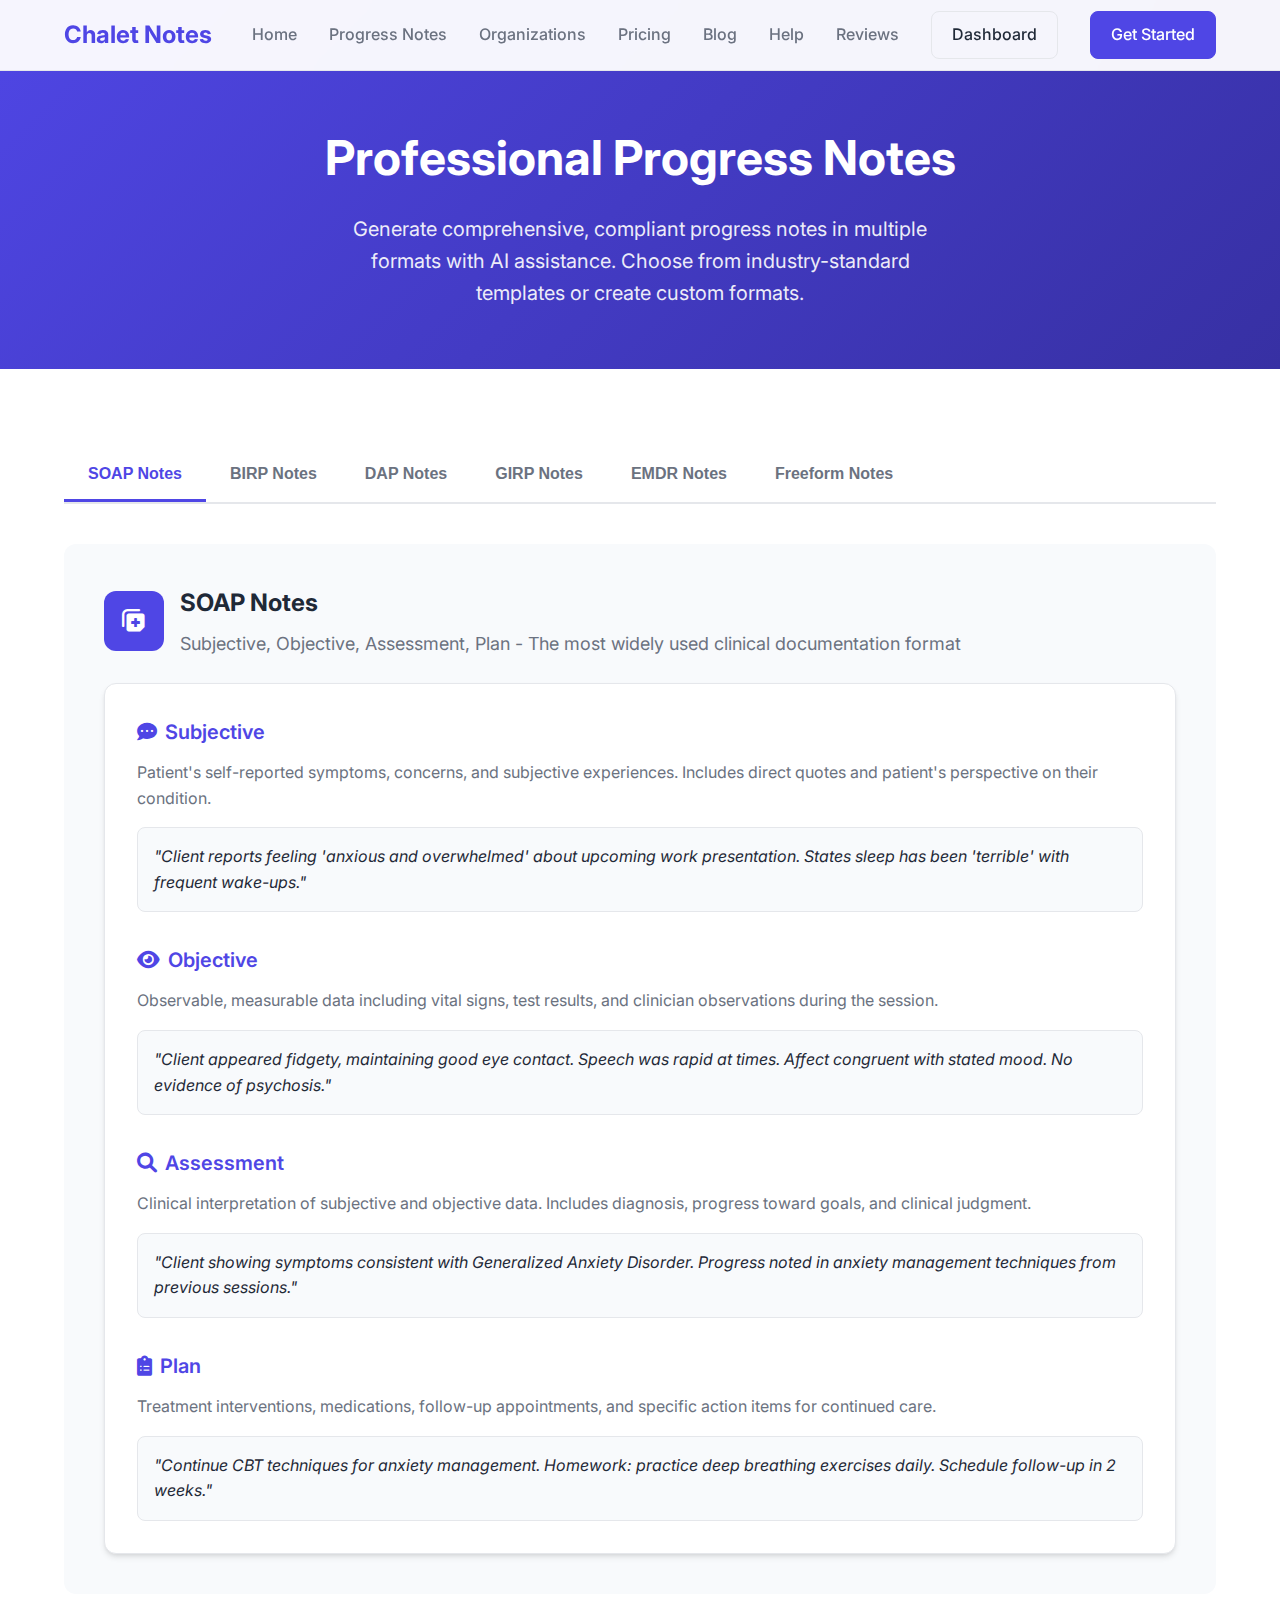
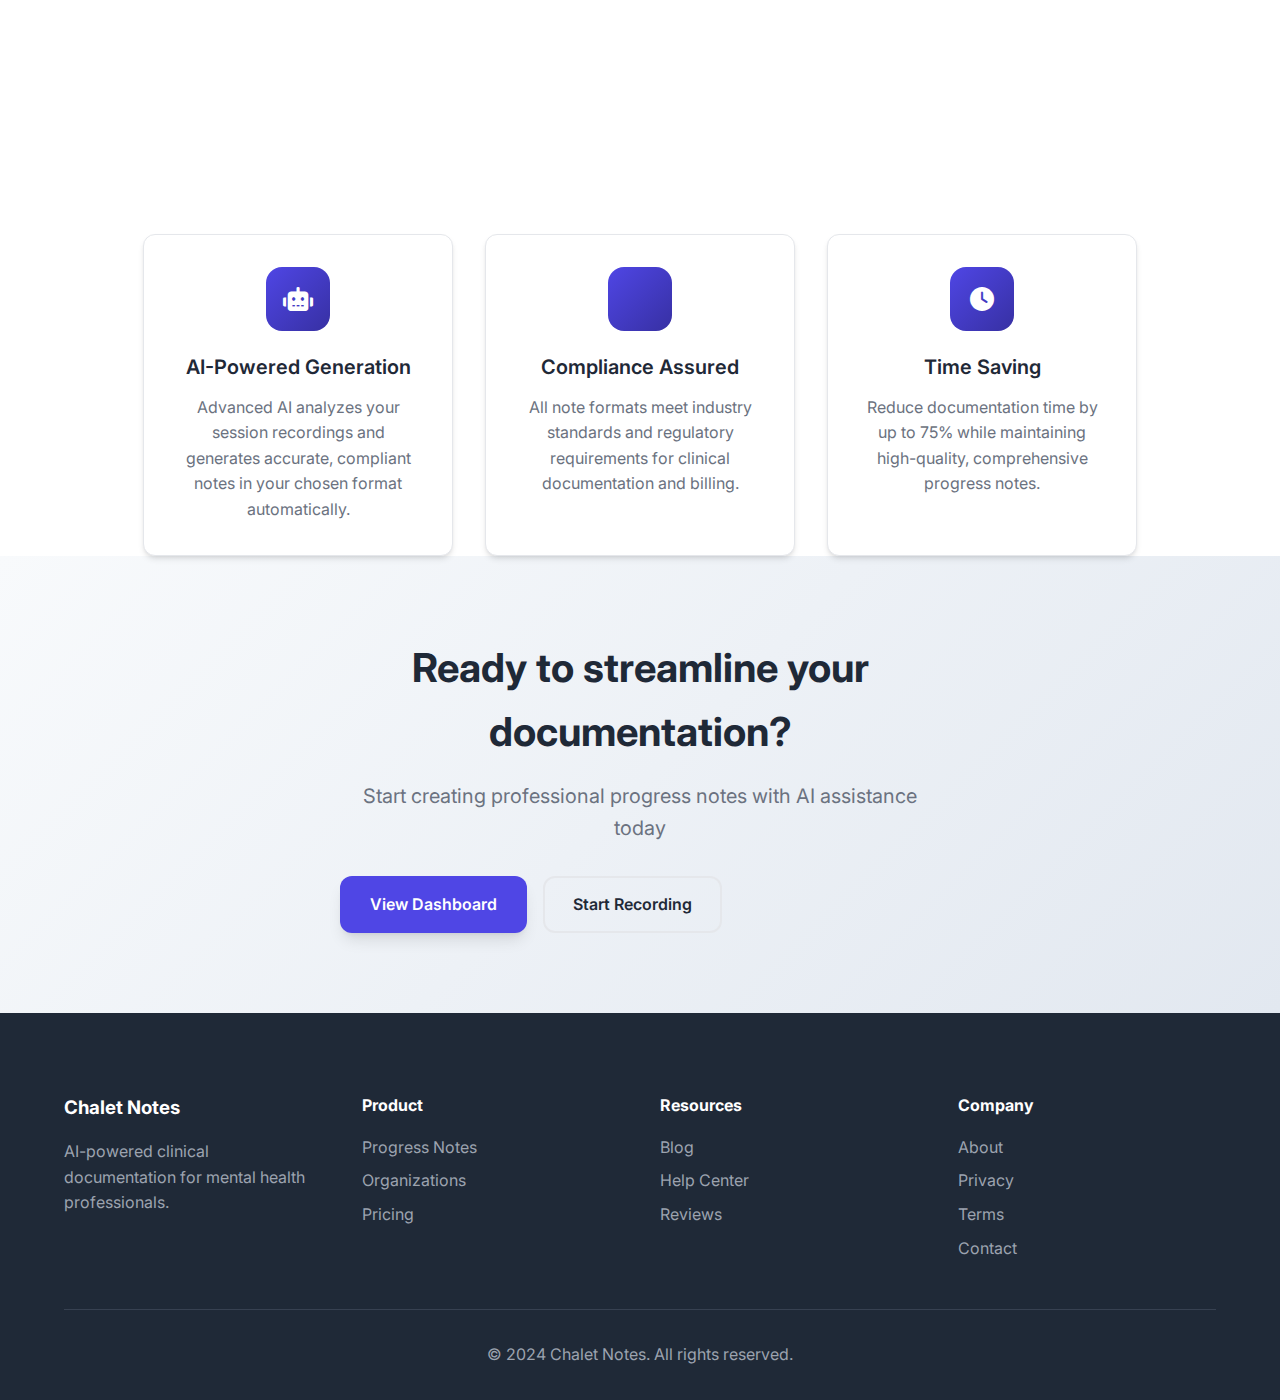
<file: progress-notes.html>
<!DOCTYPE html>
<html lang="en">
<head>
    <meta charset="UTF-8">
    <meta name="viewport" content="width=device-width, initial-scale=1.0">
    <title>Progress Notes - Chalet Notes</title>
    <link rel="stylesheet" href="styles.css">
    <link href="https://fonts.googleapis.com/css2?family=Inter:wght@300;400;500;600;700&display=swap" rel="stylesheet">
    <link href="https://cdnjs.cloudflare.com/ajax/libs/font-awesome/6.0.0/css/all.min.css" rel="stylesheet">
    <style>
        .progress-notes-hero {
            padding: 120px 0 60px;
            background: linear-gradient(135deg, var(--primary-color) 0%, var(--primary-hover) 100%);
            color: white;
            text-align: center;
        }
        
        .progress-notes-hero h1 {
            font-size: 3rem;
            font-weight: 700;
            margin-bottom: 16px;
        }
        
        .progress-notes-hero p {
            font-size: 1.25rem;
            opacity: 0.9;
            max-width: 600px;
            margin: 0 auto;
        }
        
        .notes-tabs-section {
            padding: 80px 0;
            background: white;
        }
        
        .tabs-container {
            max-width: 1200px;
            margin: 0 auto;
            padding: 0 24px;
        }
        
        .tabs-header {
            display: flex;
            border-bottom: 2px solid var(--border-color);
            margin-bottom: 40px;
            overflow-x: auto;
        }
        
        .tab-button {
            padding: 16px 24px;
            background: none;
            border: none;
            font-size: 16px;
            font-weight: 600;
            color: var(--text-secondary);
            cursor: pointer;
            transition: var(--transition);
            border-bottom: 3px solid transparent;
            white-space: nowrap;
        }
        
        .tab-button:hover {
            color: var(--primary-color);
        }
        
        .tab-button.active {
            color: var(--primary-color);
            border-bottom-color: var(--primary-color);
        }
        
        .tab-content {
            display: none;
        }
        
        .tab-content.active {
            display: block;
        }
        
        .note-type-card {
            background: var(--secondary-color);
            border-radius: var(--border-radius);
            padding: 40px;
            margin-bottom: 40px;
        }
        
        .note-type-header {
            display: flex;
            align-items: center;
            gap: 16px;
            margin-bottom: 24px;
        }
        
        .note-type-icon {
            width: 60px;
            height: 60px;
            background: var(--primary-color);
            border-radius: 12px;
            display: flex;
            align-items: center;
            justify-content: center;
            color: white;
            font-size: 24px;
        }
        
        .note-type-info h3 {
            font-size: 1.5rem;
            font-weight: 700;
            margin-bottom: 8px;
            color: var(--text-primary);
        }
        
        .note-type-info p {
            color: var(--text-secondary);
            font-size: 1.125rem;
        }
        
        .note-structure {
            background: white;
            border-radius: var(--border-radius);
            padding: 32px;
            box-shadow: var(--shadow-md);
            border: 1px solid var(--border-color);
        }
        
        .structure-section {
            margin-bottom: 32px;
        }
        
        .structure-section:last-child {
            margin-bottom: 0;
        }
        
        .section-title {
            font-size: 1.25rem;
            font-weight: 600;
            color: var(--primary-color);
            margin-bottom: 12px;
            display: flex;
            align-items: center;
            gap: 8px;
        }
        
        .section-description {
            color: var(--text-secondary);
            line-height: 1.6;
            margin-bottom: 16px;
        }
        
        .example-text {
            background: #f8fafc;
            border: 1px solid var(--border-color);
            border-radius: 8px;
            padding: 16px;
            font-style: italic;
            color: var(--text-primary);
            margin-top: 12px;
        }
        
        .benefits-grid {
            display: grid;
            grid-template-columns: repeat(auto-fit, minmax(300px, 1fr));
            gap: 32px;
            margin-top: 60px;
        }
        
        .benefit-card {
            background: white;
            padding: 32px;
            border-radius: var(--border-radius);
            box-shadow: var(--shadow-md);
            border: 1px solid var(--border-color);
            text-align: center;
        }
        
        .benefit-icon {
            width: 64px;
            height: 64px;
            background: linear-gradient(135deg, var(--primary-color), var(--primary-hover));
            border-radius: 16px;
            display: flex;
            align-items: center;
            justify-content: center;
            color: white;
            font-size: 24px;
            margin: 0 auto 20px;
        }
        
        .benefit-card h4 {
            font-size: 1.25rem;
            font-weight: 600;
            margin-bottom: 12px;
            color: var(--text-primary);
        }
        
        .benefit-card p {
            color: var(--text-secondary);
            line-height: 1.6;
        }
        
        .cta-section {
            padding: 80px 0;
            background: linear-gradient(135deg, #f8fafc 0%, #e2e8f0 100%);
            text-align: center;
        }
        
        .cta-content {
            max-width: 600px;
            margin: 0 auto;
        }
        
        .cta-content h2 {
            font-size: 2.5rem;
            font-weight: 700;
            margin-bottom: 16px;
            color: var(--text-primary);
        }
        
        .cta-content p {
            font-size: 1.25rem;
            color: var(--text-secondary);
            margin-bottom: 32px;
        }
        
        .note-editor-container {
            background: white;
            border-radius: var(--border-radius);
            border: 1px solid var(--border-color);
            overflow: hidden;
            margin-bottom: 32px;
        }
        
        .editor-toolbar {
            background: var(--secondary-color);
            padding: 16px 20px;
            border-bottom: 1px solid var(--border-color);
            display: flex;
            gap: 12px;
            align-items: center;
        }
        
        .toolbar-btn {
            padding: 8px 16px;
            background: white;
            border: 1px solid var(--border-color);
            border-radius: 6px;
            cursor: pointer;
            font-size: 0.875rem;
            font-weight: 500;
            transition: var(--transition);
            display: flex;
            align-items: center;
            gap: 6px;
        }
        
        .toolbar-btn:hover {
            background: var(--primary-color);
            color: white;
            border-color: var(--primary-color);
        }
        
        .toolbar-btn:disabled {
            opacity: 0.6;
            cursor: not-allowed;
        }
        
        .note-textarea {
            width: 100%;
            min-height: 400px;
            border: none;
            padding: 24px;
            font-family: 'Inter', sans-serif;
            font-size: 14px;
            line-height: 1.6;
            resize: vertical;
            background: white;
        }
        
        .note-textarea:focus {
            outline: none;
        }
        
        .note-actions {
            padding: 16px 20px;
            background: var(--secondary-color);
            border-top: 1px solid var(--border-color);
            display: flex;
            justify-content: space-between;
            align-items: center;
        }
        
        .note-actions-left,
        .note-actions-right {
            display: flex;
            gap: 12px;
        }
        
        .feedback-message {
            position: fixed;
            top: 90px;
            right: 20px;
            padding: 12px 16px;
            border-radius: 8px;
            color: white;
            font-weight: 500;
            z-index: 10000;
            box-shadow: var(--shadow-lg);
            animation: slideInRight 0.3s ease-out;
        }
        
        .feedback-success {
            background: var(--success-color);
        }
        
        .feedback-error {
            background: var(--error-color);
        }
        
        .feedback-info {
            background: var(--primary-color);
        }
        
        @keyframes slideInRight {
            from {
                transform: translateX(100%);
                opacity: 0;
            }
            to {
                transform: translateX(0);
                opacity: 1;
            }
        }
        
        .ai-loading {
            position: relative;
            overflow: hidden;
        }
        
        .ai-loading::after {
            content: '';
            position: absolute;
            top: 0;
            left: -100%;
            width: 100%;
            height: 100%;
            background: linear-gradient(90deg, transparent, rgba(255, 255, 255, 0.2), transparent);
            animation: shimmer 1.5s infinite;
        }
        
        @keyframes shimmer {
            0% { left: -100%; }
            100% { left: 100%; }
        }

        @media (max-width: 768px) {
            .progress-notes-hero h1 {
                font-size: 2.5rem;
            }
            
            .tabs-header {
                justify-content: flex-start;
            }
            
            .tab-button {
                padding: 12px 16px;
                font-size: 14px;
            }
            
            .note-type-card {
                padding: 24px;
            }
            
            .note-structure {
                padding: 24px;
            }
            
            .benefits-grid {
                grid-template-columns: 1fr;
            }
            
            .editor-toolbar {
                padding: 12px 16px;
                flex-wrap: wrap;
            }
            
            .note-textarea {
                padding: 16px;
                min-height: 300px;
            }
            
            .note-actions {
                flex-direction: column;
                gap: 12px;
                align-items: stretch;
            }
            
            .note-actions-left,
            .note-actions-right {
                justify-content: center;
            }
        }
    </style>
</head>
<body>
    <nav class="navbar">
        <div class="nav-container">
            <div class="nav-brand">
                <h2>Chalet Notes</h2>
            </div>
            <div class="nav-menu" id="nav-menu">
                <a href="index.html" class="nav-link">Home</a>
                <a href="progress-notes.html" class="nav-link">Progress Notes</a>
                <a href="organizations.html" class="nav-link">Organizations</a>
                <a href="pricing.html" class="nav-link">Pricing</a>
                <a href="blog.html" class="nav-link">Blog</a>
                <a href="help.html" class="nav-link">Help</a>
                <a href="reviews.html" class="nav-link">Reviews</a>
                <a href="dashboard.html" class="nav-btn">Dashboard</a>
                <a href="dashboard.html" class="nav-btn primary">Get Started</a>
            </div>
            <div class="nav-toggle" id="nav-toggle">
                <span class="bar"></span>
                <span class="bar"></span>
                <span class="bar"></span>
            </div>
        </div>
    </nav>

    <main>
        <section class="progress-notes-hero">
            <div class="container">
                <h1>Professional Progress Notes</h1>
                <p>Generate comprehensive, compliant progress notes in multiple formats with AI assistance. Choose from industry-standard templates or create custom formats.</p>
            </div>
        </section>

        <section class="notes-tabs-section">
            <div class="tabs-container">
                <div class="tabs-header">
                    <button class="tab-button active" data-tab="soap">SOAP Notes</button>
                    <button class="tab-button" data-tab="birp">BIRP Notes</button>
                    <button class="tab-button" data-tab="dap">DAP Notes</button>
                    <button class="tab-button" data-tab="girp">GIRP Notes</button>
                    <button class="tab-button" data-tab="emdr">EMDR Notes</button>
                    <button class="tab-button" data-tab="freeform">Freeform Notes</button>
                </div>

                <!-- SOAP Notes Tab -->
                <div class="tab-content active" id="soap">
                    <div class="note-type-card">
                        <div class="note-type-header">
                            <div class="note-type-icon">
                                <i class="fas fa-notes-medical"></i>
                            </div>
                            <div class="note-type-info">
                                <h3>SOAP Notes</h3>
                                <p>Subjective, Objective, Assessment, Plan - The most widely used clinical documentation format</p>
                            </div>
                        </div>
                        
                        <div class="note-structure">
                            <div class="structure-section">
                                <h4 class="section-title">
                                    <i class="fas fa-comment-dots"></i>
                                    Subjective
                                </h4>
                                <p class="section-description">
                                    Patient's self-reported symptoms, concerns, and subjective experiences. Includes direct quotes and patient's perspective on their condition.
                                </p>
                                <div class="example-text">
                                    "Client reports feeling 'anxious and overwhelmed' about upcoming work presentation. States sleep has been 'terrible' with frequent wake-ups."
                                </div>
                            </div>
                            
                            <div class="structure-section">
                                <h4 class="section-title">
                                    <i class="fas fa-eye"></i>
                                    Objective
                                </h4>
                                <p class="section-description">
                                    Observable, measurable data including vital signs, test results, and clinician observations during the session.
                                </p>
                                <div class="example-text">
                                    "Client appeared fidgety, maintaining good eye contact. Speech was rapid at times. Affect congruent with stated mood. No evidence of psychosis."
                                </div>
                            </div>
                            
                            <div class="structure-section">
                                <h4 class="section-title">
                                    <i class="fas fa-search"></i>
                                    Assessment
                                </h4>
                                <p class="section-description">
                                    Clinical interpretation of subjective and objective data. Includes diagnosis, progress toward goals, and clinical judgment.
                                </p>
                                <div class="example-text">
                                    "Client showing symptoms consistent with Generalized Anxiety Disorder. Progress noted in anxiety management techniques from previous sessions."
                                </div>
                            </div>
                            
                            <div class="structure-section">
                                <h4 class="section-title">
                                    <i class="fas fa-clipboard-list"></i>
                                    Plan
                                </h4>
                                <p class="section-description">
                                    Treatment interventions, medications, follow-up appointments, and specific action items for continued care.
                                </p>
                                <div class="example-text">
                                    "Continue CBT techniques for anxiety management. Homework: practice deep breathing exercises daily. Schedule follow-up in 2 weeks."
                                </div>
                            </div>
                        </div>
                    </div>
                </div>

                <!-- BIRP Notes Tab -->
                <div class="tab-content" id="birp">
                    <div class="note-type-card">
                        <div class="note-type-header">
                            <div class="note-type-icon">
                                <i class="fas fa-brain"></i>
                            </div>
                            <div class="note-type-info">
                                <h3>BIRP Notes</h3>
                                <p>Behavior, Intervention, Response, Plan - Focused on behavioral observations and interventions</p>
                            </div>
                        </div>
                        
                        <div class="note-structure">
                            <div class="structure-section">
                                <h4 class="section-title">
                                    <i class="fas fa-user-check"></i>
                                    Behavior
                                </h4>
                                <p class="section-description">
                                    Observable behaviors, symptoms, and client presentation during the session. Focus on what you can see and measure.
                                </p>
                                <div class="example-text">
                                    "Client arrived 10 minutes late, appeared disheveled. Maintained minimal eye contact, spoke in monotone voice throughout session."
                                </div>
                            </div>
                            
                            <div class="structure-section">
                                <h4 class="section-title">
                                    <i class="fas fa-tools"></i>
                                    Intervention
                                </h4>
                                <p class="section-description">
                                    Specific therapeutic techniques, interventions, or treatments provided during the session.
                                </p>
                                <div class="example-text">
                                    "Used cognitive restructuring to address negative thought patterns. Practiced mindfulness breathing exercise for 5 minutes."
                                </div>
                            </div>
                            
                            <div class="structure-section">
                                <h4 class="section-title">
                                    <i class="fas fa-reply"></i>
                                    Response
                                </h4>
                                <p class="section-description">
                                    Client's response to the interventions provided. How did they react to the treatment?
                                </p>
                                <div class="example-text">
                                    "Client engaged well with cognitive restructuring, identified 3 alternative thoughts. Reported feeling 'calmer' after breathing exercise."
                                </div>
                            </div>
                            
                            <div class="structure-section">
                                <h4 class="section-title">
                                    <i class="fas fa-route"></i>
                                    Plan
                                </h4>
                                <p class="section-description">
                                    Next steps, homework assignments, follow-up care, and treatment plan modifications.
                                </p>
                                <div class="example-text">
                                    "Client to practice thought challenging worksheet daily. Continue with weekly sessions focusing on coping strategies."
                                </div>
                            </div>
                        </div>
                    </div>
                </div>

                <!-- DAP Notes Tab -->
                <div class="tab-content" id="dap">
                    <div class="note-type-card">
                        <div class="note-type-header">
                            <div class="note-type-icon">
                                <i class="fas fa-clipboard-check"></i>
                            </div>
                            <div class="note-type-info">
                                <h3>DAP Notes</h3>
                                <p>Data, Assessment, Plan - A streamlined approach focusing on essential clinical information</p>
                            </div>
                        </div>
                        
                        <div class="note-editor-container">
                            <div class="editor-toolbar">
                                <button class="toolbar-btn" onclick="regenerateNote('dap')">
                                    <i class="fas fa-robot"></i> Regenerate
                                </button>
                                <button class="toolbar-btn" onclick="enhanceNote('dap')">
                                    <i class="fas fa-magic"></i> Enhance
                                </button>
                                <button class="toolbar-btn" onclick="spellCheckNote('dap')">
                                    <i class="fas fa-spell-check"></i> Spell Check
                                </button>
                            </div>
                            <textarea class="note-textarea" id="dap-textarea" placeholder="Start writing your DAP notes here...">
**DATA:**
Client reports feeling "much more stable" since last session and rates mood as 7/10 (improved from 4/10 last week). Sleep patterns have normalized to 7-8 hours nightly with minimal interruptions. Reports successfully using mindfulness techniques during stressful work situations. Appeared calm and engaged throughout session, spoke at normal pace with appropriate affect.

**ASSESSMENT:**
Client demonstrates continued improvement in mood stability and anxiety management. Treatment goals are being met effectively with current therapeutic interventions. Shows excellent insight into triggers and proactive use of coping strategies learned in therapy. Progress noted in overall emotional regulation and stress response.

**PLAN:**
Continue current treatment approach with weekly CBT sessions. Client to maintain daily mindfulness practice and mood tracking journal. Review and practice additional stress management techniques for workplace situations. Schedule follow-up appointment in one week to monitor continued progress and adjust interventions as needed.
                            </textarea>
                            <div class="note-actions">
                                <div class="note-actions-left">
                                    <button class="btn secondary">
                                        <i class="fas fa-download"></i> Export PDF
                                    </button>
                                    <button class="btn secondary">
                                        <i class="fas fa-share"></i> Export to EHR
                                    </button>
                                </div>
                                <div class="note-actions-right">
                                    <button class="btn secondary">Save Draft</button>
                                    <button class="btn primary">Finalize Note</button>
                                </div>
                            </div>
                        </div>
                        
                        <div class="note-structure" style="margin-top: 40px;">
                            <h4 style="margin-bottom: 24px; color: var(--text-primary);">DAP Note Structure Guide</h4>
                            <div class="structure-section">
                                <h4 class="section-title">
                                    <i class="fas fa-database"></i>
                                    Data
                                </h4>
                                <p class="section-description">
                                    Factual information including what the client said, observed behaviors, and objective measurements. Combines subjective and objective elements.
                                </p>
                            </div>
                            
                            <div class="structure-section">
                                <h4 class="section-title">
                                    <i class="fas fa-stethoscope"></i>
                                    Assessment
                                </h4>
                                <p class="section-description">
                                    Professional interpretation of the data, progress toward treatment goals, and clinical impressions.
                                </p>
                            </div>
                            
                            <div class="structure-section">
                                <h4 class="section-title">
                                    <i class="fas fa-map-marked-alt"></i>
                                    Plan
                                </h4>
                                <p class="section-description">
                                    Treatment plan moving forward, including interventions, homework, and follow-up care.
                                </p>
                            </div>
                        </div>
                    </div>
                </div>

                <!-- GIRP Notes Tab -->
                <div class="tab-content" id="girp">
                    <div class="note-type-card">
                        <div class="note-type-header">
                            <div class="note-type-icon">
                                <i class="fas fa-bullseye"></i>
                            </div>
                            <div class="note-type-info">
                                <h3>GIRP Notes</h3>
                                <p>Goal, Intervention, Response, Plan - Goal-oriented documentation with clear progress tracking</p>
                            </div>
                        </div>
                        
                        <div class="note-editor-container">
                            <div class="editor-toolbar">
                                <button class="toolbar-btn" onclick="regenerateNote('girp')">
                                    <i class="fas fa-robot"></i> Regenerate
                                </button>
                                <button class="toolbar-btn" onclick="enhanceNote('girp')">
                                    <i class="fas fa-magic"></i> Enhance
                                </button>
                                <button class="toolbar-btn" onclick="spellCheckNote('girp')">
                                    <i class="fas fa-spell-check"></i> Spell Check
                                </button>
                            </div>
                            <textarea class="note-textarea" id="girp-textarea" placeholder="Start writing your GIRP notes here...">
**GOAL:**
Client will demonstrate mastery of at least 3 anxiety management techniques and utilize them effectively during high-stress situations, as measured by self-reported anxiety levels decreasing from 8/10 to 5/10 or below within the next month.

**INTERVENTION:**
Conducted psychoeducation on anxiety physiology and its impact on daily functioning. Taught and practiced progressive muscle relaxation technique for 10 minutes. Reviewed and reinforced cognitive restructuring methods previously learned. Assigned homework to practice techniques daily and complete anxiety monitoring log.

**RESPONSE:**
Client actively participated in learning new relaxation technique and demonstrated correct implementation during session. Successfully identified 3 negative thought patterns and generated alternative, more balanced thoughts. Expressed confidence in ability to practice techniques independently and showed 75% improvement in session anxiety levels after practicing PMR.

**PLAN:**
Continue weekly sessions focusing on anxiety management skill building. Client to practice PMR daily for 10 minutes and complete thought record when experiencing anxiety above 6/10. Review homework and progress toward goal achievement at next session. Consider introducing additional techniques if current interventions prove insufficient.
                            </textarea>
                            <div class="note-actions">
                                <div class="note-actions-left">
                                    <button class="btn secondary">
                                        <i class="fas fa-download"></i> Export PDF
                                    </button>
                                    <button class="btn secondary">
                                        <i class="fas fa-share"></i> Export to EHR
                                    </button>
                                </div>
                                <div class="note-actions-right">
                                    <button class="btn secondary">Save Draft</button>
                                    <button class="btn primary">Finalize Note</button>
                                </div>
                            </div>
                        </div>
                        
                        <div class="note-structure" style="margin-top: 40px;">
                            <h4 style="margin-bottom: 24px; color: var(--text-primary);">GIRP Note Structure Guide</h4>
                            <div class="structure-section">
                                <h4 class="section-title">
                                    <i class="fas fa-flag-checkered"></i>
                                    Goal
                                </h4>
                                <p class="section-description">
                                    Specific treatment goals addressed in the session. Clear, measurable objectives being worked toward.
                                </p>
                            </div>
                            
                            <div class="structure-section">
                                <h4 class="section-title">
                                    <i class="fas fa-hand-holding-heart"></i>
                                    Intervention
                                </h4>
                                <p class="section-description">
                                    Therapeutic methods and techniques used to address the stated goals during the session.
                                </p>
                            </div>
                            
                            <div class="structure-section">
                                <h4 class="section-title">
                                    <i class="fas fa-chart-line"></i>
                                    Response
                                </h4>
                                <p class="section-description">
                                    Client's response to interventions and progress toward stated goals. Measurable outcomes when possible.
                                </p>
                            </div>
                            
                            <div class="structure-section">
                                <h4 class="section-title">
                                    <i class="fas fa-calendar-alt"></i>
                                    Plan
                                </h4>
                                <p class="section-description">
                                    Future treatment direction, homework assignments, and modifications to treatment goals or approach.
                                </p>
                            </div>
                        </div>
                    </div>
                </div>

                <!-- EMDR Notes Tab -->
                <div class="tab-content" id="emdr">
                    <div class="note-type-card">
                        <div class="note-type-header">
                            <div class="note-type-icon">
                                <i class="fas fa-eye"></i>
                            </div>
                            <div class="note-type-info">
                                <h3>EMDR Notes</h3>
                                <p>Eye Movement Desensitization and Reprocessing - Specialized documentation for trauma therapy sessions</p>
                            </div>
                        </div>
                        
                        <div class="note-structure">
                            <div class="structure-section">
                                <h4 class="section-title">
                                    <i class="fas fa-memory"></i>
                                    Target Memory/Image
                                </h4>
                                <p class="section-description">
                                    Description of the traumatic memory or disturbing image being processed in the session.
                                </p>
                                <div class="example-text">
                                    "Target: Car accident from 6 months ago - image of moment of impact, feeling helpless."
                                </div>
                            </div>
                            
                            <div class="structure-section">
                                <h4 class="section-title">
                                    <i class="fas fa-thermometer-half"></i>
                                    SUD/VOC Scores
                                </h4>
                                <p class="section-description">
                                    Subjective Units of Disturbance and Validity of Cognition ratings before and after processing.
                                </p>
                                <div class="example-text">
                                    "Initial SUD: 8/10, Final SUD: 3/10. Initial VOC: 2/7, Final VOC: 6/7 for positive cognition 'I am safe now.'"
                                </div>
                            </div>
                            
                            <div class="structure-section">
                                <h4 class="section-title">
                                    <i class="fas fa-sync-alt"></i>
                                    Processing Notes
                                </h4>
                                <p class="section-description">
                                    Description of bilateral stimulation used, client responses, and processing that occurred.
                                </p>
                                <div class="example-text">
                                    "Used eye movements for bilateral stimulation. Client processed feelings of fear and helplessness. Observed abreaction in set 3, then gradual calming."
                                </div>
                            </div>
                            
                            <div class="structure-section">
                                <h4 class="section-title">
                                    <i class="fas fa-check-circle"></i>
                                    Session Outcome
                                </h4>
                                <p class="section-description">
                                    Results of the session, installation of positive cognition, and plans for follow-up processing.
                                </p>
                                <div class="example-text">
                                    "Target successfully processed to SUD 0. Positive cognition installed. Client reports feeling 'lighter' and more in control. No adverse reactions."
                                </div>
                            </div>
                        </div>
                    </div>
                </div>

                <!-- Freeform Notes Tab -->
                <div class="tab-content" id="freeform">
                    <div class="note-type-card">
                        <div class="note-type-header">
                            <div class="note-type-icon">
                                <i class="fas fa-edit"></i>
                            </div>
                            <div class="note-type-info">
                                <h3>Freeform Notes</h3>
                                <p>Flexible narrative format - Create custom documentation that fits your unique practice needs</p>
                            </div>
                        </div>
                        
                        <div class="note-editor-container">
                            <div class="editor-toolbar">
                                <button class="toolbar-btn" onclick="regenerateNote('freeform')">
                                    <i class="fas fa-robot"></i> Regenerate
                                </button>
                                <button class="toolbar-btn" onclick="enhanceNote('freeform')">
                                    <i class="fas fa-magic"></i> Enhance
                                </button>
                                <button class="toolbar-btn" onclick="spellCheckNote('freeform')">
                                    <i class="fas fa-spell-check"></i> Spell Check
                                </button>
                            </div>
                            <textarea class="note-textarea" id="freeform-textarea" placeholder="Write your session notes in any format you prefer...">
Session Date: ${new Date().toLocaleDateString()}
Duration: 50 minutes
Client: [Client Name]

Today's session focused on exploring the client's relationship patterns and how past experiences may be influencing current interpersonal difficulties. We began by reviewing the homework from last week, where the client tracked instances of conflict with their partner and identified triggers.

Key themes that emerged:
- Pattern of emotional withdrawal when feeling criticized
- Difficulty expressing needs directly
- Fear of abandonment stemming from early family dynamics

The client showed good insight when we discussed how their childhood experiences of inconsistent caregiving may contribute to current attachment insecurities. They were able to connect past experiences to present behaviors and expressed motivation to develop healthier communication patterns.

Interventions used:
- Psychodynamic exploration of attachment patterns
- Communication skills training
- Mindfulness-based awareness exercises

Client response:
The client was engaged throughout the session and demonstrated willingness to examine difficult emotions. They expressed feeling "understood" and noted that our discussion helped clarify confusing feelings they've been experiencing in their relationship.

Moving forward:
We will continue to explore attachment themes while building practical communication skills. Next session will focus on developing assertiveness techniques and practicing expressing needs in a non-threatening way.

Homework assigned:
1. Daily mindfulness check-ins to notice emotional states
2. Practice "I" statements when communicating with partner
3. Journal about one positive interaction each day

Clinical impressions:
Client demonstrates good insight and motivation for change. Progress noted in self-awareness and willingness to explore difficult topics. Continue current therapeutic approach with focus on attachment and communication patterns.
                            </textarea>
                            <div class="note-actions">
                                <div class="note-actions-left">
                                    <button class="btn secondary">
                                        <i class="fas fa-download"></i> Export PDF
                                    </button>
                                    <button class="btn secondary">
                                        <i class="fas fa-share"></i> Export to EHR
                                    </button>
                                </div>
                                <div class="note-actions-right">
                                    <button class="btn secondary">Save Draft</button>
                                    <button class="btn primary">Finalize Note</button>
                                </div>
                            </div>
                        </div>
                        
                        <div class="note-structure" style="margin-top: 40px;">
                            <h4 style="margin-bottom: 24px; color: var(--text-primary);">Freeform Note Flexibility</h4>
                            <div class="structure-section">
                                <h4 class="section-title">
                                    <i class="fas fa-pen-fancy"></i>
                                    Narrative Documentation
                                </h4>
                                <p class="section-description">
                                    Write comprehensive session notes in your preferred style. Include all relevant clinical information without rigid structure constraints.
                                </p>
                            </div>
                            
                            <div class="structure-section">
                                <h4 class="section-title">
                                    <i class="fas fa-puzzle-piece"></i>
                                    Custom Templates
                                </h4>
                                <p class="section-description">
                                    Create and save your own note templates with specific sections and prompts that match your practice requirements.
                                </p>
                            </div>
                            
                            <div class="structure-section">
                                <h4 class="section-title">
                                    <i class="fas fa-layer-group"></i>
                                    Multi-Format Support
                                </h4>
                                <p class="section-description">
                                    Combine elements from different note types or create entirely new formats based on your clinical approach and documentation needs.
                                </p>
                            </div>
                        </div>
                    </div>
                </div>
            </div>
        </section>

        <section class="benefits-grid">
            <div class="container">
                <div class="benefits-grid">
                    <div class="benefit-card">
                        <div class="benefit-icon">
                            <i class="fas fa-robot"></i>
                        </div>
                        <h4>AI-Powered Generation</h4>
                        <p>Advanced AI analyzes your session recordings and generates accurate, compliant notes in your chosen format automatically.</p>
                    </div>
                    
                    <div class="benefit-card">
                        <div class="benefit-icon">
                            <i class="fas fa-shield-check"></i>
                        </div>
                        <h4>Compliance Assured</h4>
                        <p>All note formats meet industry standards and regulatory requirements for clinical documentation and billing.</p>
                    </div>
                    
                    <div class="benefit-card">
                        <div class="benefit-icon">
                            <i class="fas fa-clock"></i>
                        </div>
                        <h4>Time Saving</h4>
                        <p>Reduce documentation time by up to 75% while maintaining high-quality, comprehensive progress notes.</p>
                    </div>
                </div>
            </div>
        </section>

        <section class="cta-section">
            <div class="container">
                <div class="cta-content">
                    <h2>Ready to streamline your documentation?</h2>
                    <p>Start creating professional progress notes with AI assistance today</p>
                    <div class="hero-buttons">
                        <a href="dashboard.html" class="btn primary">View Dashboard</a>
                        <a href="dashboard.html" class="btn secondary">Start Recording</a>
                    </div>
                </div>
            </div>
        </section>
    </main>

    <footer class="footer">
        <div class="container">
            <div class="footer-content">
                <div class="footer-section">
                    <h3>Chalet Notes</h3>
                    <p>AI-powered clinical documentation for mental health professionals.</p>
                </div>
                <div class="footer-section">
                    <h4>Product</h4>
                    <ul>
                        <li><a href="progress-notes.html">Progress Notes</a></li>
                        <li><a href="organizations.html">Organizations</a></li>
                        <li><a href="pricing.html">Pricing</a></li>
                    </ul>
                </div>
                <div class="footer-section">
                    <h4>Resources</h4>
                    <ul>
                        <li><a href="blog.html">Blog</a></li>
                        <li><a href="help.html">Help Center</a></li>
                        <li><a href="reviews.html">Reviews</a></li>
                    </ul>
                </div>
                <div class="footer-section">
                    <h4>Company</h4>
                    <ul>
                        <li><a href="#about">About</a></li>
                        <li><a href="#privacy">Privacy</a></li>
                        <li><a href="#terms">Terms</a></li>
                        <li><a href="#contact">Contact</a></li>
                    </ul>
                </div>
            </div>
            <div class="footer-bottom">
                <p>&copy; 2024 Chalet Notes. All rights reserved.</p>
            </div>
        </div>
    </footer>

    <script src="script.js"></script>
    <script>
        // Tab switching functionality
        document.addEventListener('DOMContentLoaded', function() {
            const tabButtons = document.querySelectorAll('.tab-button');
            const tabContents = document.querySelectorAll('.tab-content');
            
            tabButtons.forEach(button => {
                button.addEventListener('click', function() {
                    const targetTab = this.getAttribute('data-tab');
                    
                    // Remove active class from all buttons and contents
                    tabButtons.forEach(btn => btn.classList.remove('active'));
                    tabContents.forEach(content => content.classList.remove('active'));
                    
                    // Add active class to clicked button and corresponding content
                    this.classList.add('active');
                    document.getElementById(targetTab).classList.add('active');
                });
            });
        });

        // AI Tool Functions
        function showToolFeedback(message, type = 'success') {
            const feedback = document.createElement('div');
            feedback.className = `feedback-message feedback-${type}`;
            feedback.innerHTML = `<i class="fas fa-${type === 'success' ? 'check-circle' : type === 'error' ? 'exclamation-triangle' : 'info-circle'}"></i> ${message}`;
            
            document.body.appendChild(feedback);
            
            setTimeout(() => {
                feedback.remove();
            }, 4000);
        }
        
        function regenerateNote(format) {
            const textarea = document.getElementById(`${format}-textarea`);
            const button = event.target.closest('.toolbar-btn');
            if (!textarea) return;
            
            // Add loading state
            button.classList.add('ai-loading');
            button.disabled = true;
            const originalText = button.innerHTML;
            button.innerHTML = '<i class="fas fa-spinner fa-spin"></i> Regenerating...';
            
            showToolFeedback('AI is regenerating your note...', 'info');
            
            // Simulate AI processing delay
            setTimeout(() => {
                const currentContent = textarea.value;
                if (currentContent.trim()) {
                    // Simulate regeneration by adding timestamp and note
                    const regeneratedNote = currentContent + '\n\n---\n[Note regenerated by AI on ' + new Date().toLocaleString() + ']';
                    textarea.value = regeneratedNote;
                    showToolFeedback('Note regenerated successfully!', 'success');
                } else {
                    showToolFeedback('Please add some content before regenerating.', 'error');
                }
                
                // Remove loading state
                button.classList.remove('ai-loading');
                button.disabled = false;
                button.innerHTML = originalText;
            }, 2500);
        }
        
        function enhanceNote(format) {
            const textarea = document.getElementById(`${format}-textarea`);
            const button = event.target.closest('.toolbar-btn');
            if (!textarea) return;
            
            // Add loading state
            button.classList.add('ai-loading');
            button.disabled = true;
            const originalText = button.innerHTML;
            button.innerHTML = '<i class="fas fa-spinner fa-spin"></i> Enhancing...';
            
            showToolFeedback('AI is enhancing your note with clinical terminology...', 'info');
            
            // Simulate AI processing delay
            setTimeout(() => {
                const currentContent = textarea.value;
                if (currentContent.trim()) {
                    // Simulate enhancement by improving clinical language
                    const enhancedNote = currentContent + '\n\n---\n[Enhanced with clinical terminology and professional formatting on ' + new Date().toLocaleString() + ']';
                    textarea.value = enhancedNote;
                    showToolFeedback('Note enhanced successfully!', 'success');
                } else {
                    showToolFeedback('Please add some content before enhancing.', 'error');
                }
                
                // Remove loading state
                button.classList.remove('ai-loading');
                button.disabled = false;
                button.innerHTML = originalText;
            }, 2000);
        }
        
        function spellCheckNote(format) {
            const textarea = document.getElementById(`${format}-textarea`);
            const button = event.target.closest('.toolbar-btn');
            if (!textarea) return;
            
            // Add loading state
            button.classList.add('ai-loading');
            button.disabled = true;
            const originalText = button.innerHTML;
            button.innerHTML = '<i class="fas fa-spinner fa-spin"></i> Checking...';
            
            showToolFeedback('Running spell check...', 'info');
            
            // Simulate spell check processing
            setTimeout(() => {
                const currentContent = textarea.value;
                if (currentContent.trim()) {
                    // Simple spell check simulation
                    const commonMisspellings = {
                        'thier': 'their',
                        'recieve': 'receive',
                        'seperate': 'separate',
                        'occured': 'occurred',
                        'neccessary': 'necessary',
                        'acommodate': 'accommodate',
                        'independant': 'independent',
                        'definately': 'definitely'
                    };
                    
                    let correctedContent = currentContent;
                    let correctionCount = 0;
                    
                    for (const [wrong, correct] of Object.entries(commonMisspellings)) {
                        const regex = new RegExp('\\b' + wrong + '\\b', 'gi');
                        if (regex.test(correctedContent)) {
                            correctedContent = correctedContent.replace(regex, correct);
                            correctionCount++;
                        }
                    }
                    
                    textarea.value = correctedContent;
                    
                    if (correctionCount > 0) {
                        showToolFeedback(`Spell check complete! Fixed ${correctionCount} error(s).`, 'success');
                    } else {
                        showToolFeedback('Spell check complete! No errors found.', 'success');
                    }
                } else {
                    showToolFeedback('Please add some content before spell checking.', 'error');
                }
                
                // Remove loading state
                button.classList.remove('ai-loading');
                button.disabled = false;
                button.innerHTML = originalText;
            }, 1500);
        }

        // Auto-save functionality
        let autoSaveTimeout;
        document.addEventListener('input', function(e) {
            if (e.target.classList.contains('note-textarea')) {
                clearTimeout(autoSaveTimeout);
                autoSaveTimeout = setTimeout(() => {
                    // Simulate auto-save
                    const format = e.target.id.replace('-textarea', '');
                    console.log(`Auto-saving ${format} note...`);
                    
                    // Visual feedback for auto-save
                    const feedback = document.createElement('div');
                    feedback.style.cssText = 'position: fixed; bottom: 20px; right: 20px; background: var(--text-secondary); color: white; padding: 8px 12px; border-radius: 6px; font-size: 0.875rem; z-index: 1000;';
                    feedback.textContent = 'Draft saved automatically';
                    document.body.appendChild(feedback);
                    
                    setTimeout(() => feedback.remove(), 2000);
                }, 3000); // Auto-save after 3 seconds of inactivity
            }
        });
    </script>
</body>
</html>
</file>
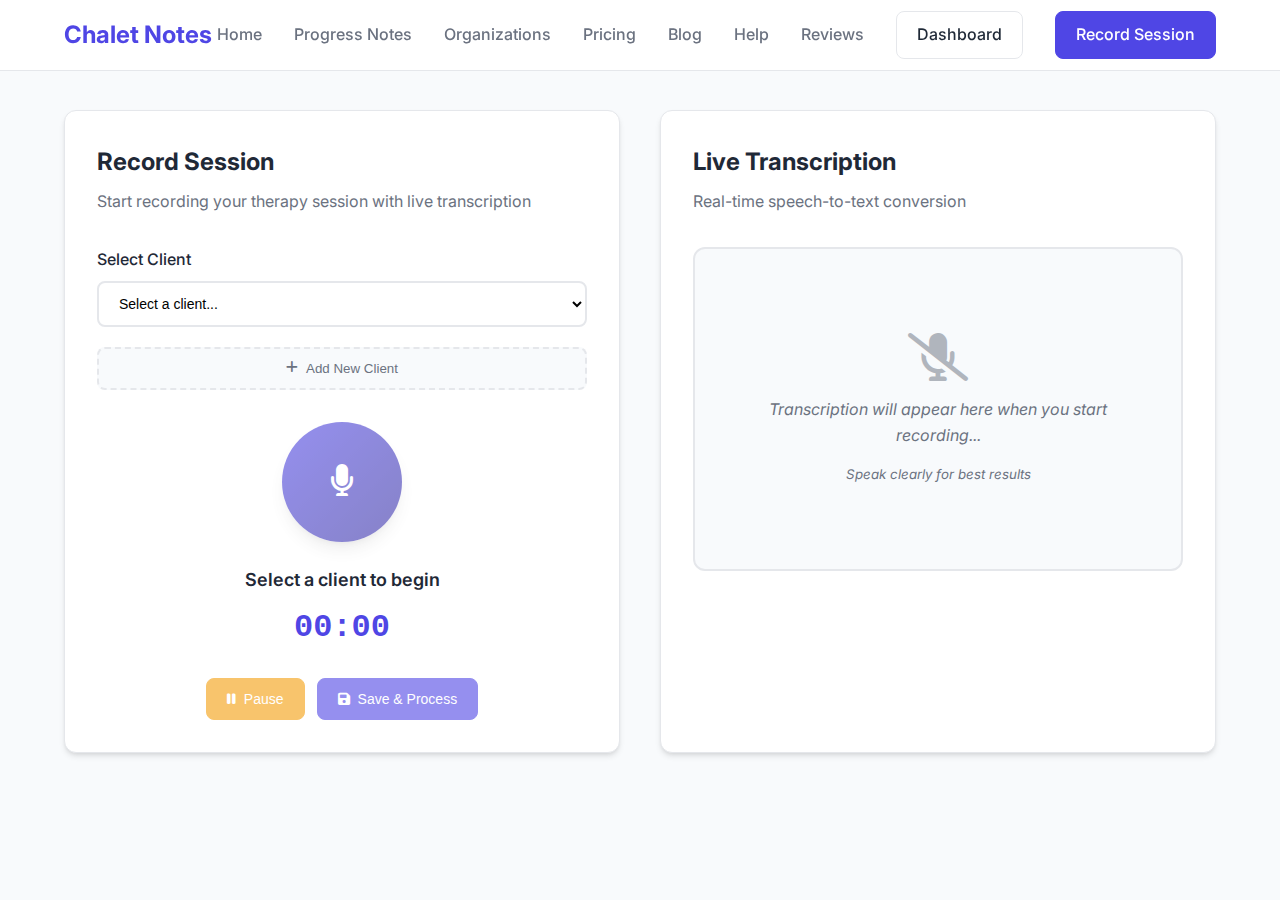
<file: record-session.html>
<!DOCTYPE html>
<html lang="en">
<head>
    <meta charset="UTF-8">
    <meta name="viewport" content="width=device-width, initial-scale=1.0">
    <title>Record Session - Chalet Notes</title>
    <link rel="stylesheet" href="styles.css">
    <link href="https://fonts.googleapis.com/css2?family=Inter:wght@300;400;500;600;700&display=swap" rel="stylesheet">
    <link href="https://cdnjs.cloudflare.com/ajax/libs/font-awesome/6.0.0/css/all.min.css" rel="stylesheet">
    <style>
        .record-page {
            min-height: 100vh;
            background: #f8fafc;
            padding-top: 70px;
        }
        
        .record-container {
            max-width: 1200px;
            margin: 0 auto;
            padding: 40px 24px;
            display: grid;
            grid-template-columns: 1fr 1fr;
            gap: 40px;
        }
        
        .record-card {
            background: white;
            border-radius: var(--border-radius);
            padding: 32px;
            box-shadow: var(--shadow-md);
            border: 1px solid var(--border-color);
        }
        
        .card-title {
            font-size: 1.5rem;
            font-weight: 700;
            color: var(--text-primary);
            margin-bottom: 8px;
        }
        
        .card-subtitle {
            color: var(--text-secondary);
            margin-bottom: 32px;
        }
        
        .client-section {
            margin-bottom: 32px;
        }
        
        .form-group {
            margin-bottom: 20px;
        }
        
        .form-group label {
            display: block;
            font-weight: 500;
            color: var(--text-primary);
            margin-bottom: 8px;
        }
        
        .client-select {
            width: 100%;
            padding: 12px 16px;
            border: 2px solid var(--border-color);
            border-radius: 8px;
            font-size: 14px;
            background: white;
            transition: var(--transition);
        }
        
        .client-select:focus {
            outline: none;
            border-color: var(--primary-color);
        }
        
        .add-client-btn {
            width: 100%;
            margin-top: 12px;
            padding: 12px 16px;
            background: var(--secondary-color);
            border: 2px dashed var(--border-color);
            border-radius: 8px;
            color: var(--text-secondary);
            cursor: pointer;
            transition: var(--transition);
            display: flex;
            align-items: center;
            justify-content: center;
            gap: 8px;
        }
        
        .add-client-btn:hover {
            border-color: var(--primary-color);
            color: var(--primary-color);
            background: rgba(79, 70, 229, 0.05);
        }
        
        .recording-section {
            text-align: center;
        }
        
        .record-button {
            width: 120px;
            height: 120px;
            border-radius: 50%;
            border: none;
            background: linear-gradient(135deg, var(--primary-color), var(--primary-hover));
            color: white;
            font-size: 32px;
            cursor: pointer;
            transition: var(--transition);
            box-shadow: var(--shadow-lg);
            margin-bottom: 24px;
            position: relative;
            overflow: hidden;
        }
        
        .record-button:hover {
            transform: scale(1.05);
            box-shadow: var(--shadow-xl);
        }
        
        .record-button.recording {
            background: var(--error-color);
            animation: pulse 2s infinite;
        }
        
        .record-button.recording::after {
            content: '';
            position: absolute;
            top: 50%;
            left: 50%;
            width: 20px;
            height: 20px;
            background: white;
            border-radius: 4px;
            transform: translate(-50%, -50%);
        }
        
        .record-button:disabled {
            opacity: 0.6;
            cursor: not-allowed;
            transform: none !important;
        }
        
        @keyframes pulse {
            0% { box-shadow: 0 0 0 0 rgba(239, 68, 68, 0.7); }
            70% { box-shadow: 0 0 0 20px rgba(239, 68, 68, 0); }
            100% { box-shadow: 0 0 0 0 rgba(239, 68, 68, 0); }
        }
        
        .recording-status {
            font-size: 1.125rem;
            font-weight: 600;
            margin-bottom: 8px;
            color: var(--text-primary);
        }
        
        .recording-time {
            font-size: 2rem;
            font-weight: 700;
            color: var(--primary-color);
            font-family: 'Courier New', monospace;
            margin-bottom: 24px;
        }
        
        .recording-controls {
            display: flex;
            gap: 12px;
            justify-content: center;
            margin-top: 20px;
        }
        
        .control-btn {
            padding: 12px 20px;
            border: 1px solid var(--border-color);
            background: white;
            border-radius: 8px;
            cursor: pointer;
            transition: var(--transition);
            font-size: 0.875rem;
            font-weight: 500;
            display: flex;
            align-items: center;
            gap: 8px;
        }
        
        .control-btn:hover {
            background: var(--secondary-color);
            border-color: var(--primary-color);
        }
        
        .control-btn:disabled {
            opacity: 0.6;
            cursor: not-allowed;
        }
        
        .pause-btn {
            background: var(--warning-color);
            color: white;
            border-color: var(--warning-color);
        }
        
        .pause-btn:hover {
            background: #d97706;
        }
        
        .resume-btn {
            background: var(--success-color);
            color: white;
            border-color: var(--success-color);
        }
        
        .resume-btn:hover {
            background: #059669;
        }
        
        .save-btn {
            background: var(--primary-color);
            color: white;
            border-color: var(--primary-color);
        }
        
        .save-btn:hover {
            background: var(--primary-hover);
        }
        
        .transcription-area {
            background: #f8fafc;
            border: 2px solid var(--border-color);
            border-radius: 12px;
            padding: 24px;
            min-height: 300px;
            font-family: 'Inter', sans-serif;
            line-height: 1.6;
            color: var(--text-primary);
            overflow-y: auto;
        }
        
        .transcription-placeholder {
            color: var(--text-secondary);
            font-style: italic;
            text-align: center;
            padding: 60px 20px;
            display: flex;
            flex-direction: column;
            align-items: center;
            gap: 16px;
        }
        
        .transcription-placeholder i {
            font-size: 48px;
            opacity: 0.5;
        }
        
        /* Modal styles */
        .modal-overlay {
            position: fixed;
            top: 0;
            left: 0;
            width: 100%;
            height: 100%;
            background: rgba(0, 0, 0, 0.5);
            z-index: 9999;
            display: none;
            align-items: center;
            justify-content: center;
            backdrop-filter: blur(4px);
        }
        
        .modal {
            background: white;
            border-radius: var(--border-radius);
            width: 90%;
            max-width: 500px;
            max-height: 90vh;
            overflow-y: auto;
            box-shadow: var(--shadow-xl);
        }
        
        .modal-header {
            padding: 24px 24px 16px;
            display: flex;
            justify-content: space-between;
            align-items: center;
            border-bottom: 1px solid var(--border-color);
        }
        
        .modal-header h3 {
            font-size: 1.25rem;
            font-weight: 600;
            color: var(--text-primary);
        }
        
        .modal-close {
            background: none;
            border: none;
            font-size: 1.25rem;
            color: var(--text-secondary);
            cursor: pointer;
            padding: 8px;
            border-radius: 4px;
            transition: var(--transition);
        }
        
        .modal-close:hover {
            background: var(--secondary-color);
            color: var(--text-primary);
        }
        
        .modal-body {
            padding: 24px;
        }
        
        .form-group input {
            width: 100%;
            padding: 12px 16px;
            border: 2px solid var(--border-color);
            border-radius: 8px;
            font-size: 14px;
            transition: var(--transition);
        }
        
        .form-group input:focus {
            outline: none;
            border-color: var(--primary-color);
        }
        
        .form-actions {
            display: flex;
            gap: 12px;
            justify-content: flex-end;
            margin-top: 24px;
        }
        
        .feedback-message {
            position: fixed;
            top: 90px;
            right: 20px;
            padding: 12px 16px;
            border-radius: 8px;
            color: white;
            font-weight: 500;
            z-index: 10000;
            box-shadow: var(--shadow-lg);
            animation: slideInRight 0.3s ease-out;
        }
        
        .feedback-success {
            background: var(--success-color);
        }
        
        .feedback-error {
            background: var(--error-color);
        }
        
        .feedback-info {
            background: var(--primary-color);
        }
        
        @keyframes slideInRight {
            from {
                transform: translateX(100%);
                opacity: 0;
            }
            to {
                transform: translateX(0);
                opacity: 1;
            }
        }
        
        @media (max-width: 768px) {
            .record-container {
                grid-template-columns: 1fr;
                gap: 24px;
                padding: 24px 16px;
            }
            
            .record-card {
                padding: 24px;
            }
        }
    </style>
</head>
<body>
    <nav class="navbar">
        <div class="nav-container">
            <div class="nav-brand">
                <h2>Chalet Notes</h2>
            </div>
            <div class="nav-menu" id="nav-menu">
                <a href="index.html" class="nav-link">Home</a>
                <a href="progress-notes.html" class="nav-link">Progress Notes</a>
                <a href="organizations.html" class="nav-link">Organizations</a>
                <a href="pricing.html" class="nav-link">Pricing</a>
                <a href="blog.html" class="nav-link">Blog</a>
                <a href="help.html" class="nav-link">Help</a>
                <a href="reviews.html" class="nav-link">Reviews</a>
                <a href="dashboard.html" class="nav-btn">Dashboard</a>
                <a href="record-session.html" class="nav-btn primary">Record Session</a>
            </div>
            <div class="nav-toggle" id="nav-toggle">
                <span class="bar"></span>
                <span class="bar"></span>
                <span class="bar"></span>
            </div>
        </div>
    </nav>

    <main class="record-page">
        <div class="record-container">
            <!-- Recording Controls -->
            <div class="record-card">
                <h2 class="card-title">Record Session</h2>
                <p class="card-subtitle">Start recording your therapy session with live transcription</p>
                
                <div class="client-section">
                    <div class="form-group">
                        <label for="session-client">Select Client</label>
                        <select class="client-select" id="session-client">
                            <option value="">Select a client...</option>
                        </select>
                    </div>
                    
                    <button class="add-client-btn" id="add-new-client-btn">
                        <i class="fas fa-plus"></i>
                        Add New Client
                    </button>
                </div>
                
                <div class="recording-section">
                    <button class="record-button" id="record-btn" disabled title="Please select a client first">
                        <i class="fas fa-microphone"></i>
                    </button>
                    <div class="recording-status" id="recording-status">Select a client to begin</div>
                    <div class="recording-time" id="recording-time">00:00</div>
                    
                    <div class="recording-controls">
                        <button class="control-btn pause-btn" id="pause-btn" disabled>
                            <i class="fas fa-pause"></i> Pause
                        </button>
                        <button class="control-btn save-btn" id="save-btn" disabled>
                            <i class="fas fa-save"></i> Save & Process
                        </button>
                    </div>
                </div>
            </div>
            
            <!-- Live Transcription -->
            <div class="record-card">
                <h2 class="card-title">Live Transcription</h2>
                <p class="card-subtitle">Real-time speech-to-text conversion</p>
                
                <div class="transcription-area" id="transcription-area">
                    <div class="transcription-placeholder">
                        <i class="fas fa-microphone-slash"></i>
                        <p>Transcription will appear here when you start recording...</p>
                        <small>Speak clearly for best results</small>
                    </div>
                </div>
            </div>
        </div>
    </main>
    
    <!-- Add Client Modal -->
    <div class="modal-overlay" id="client-modal-overlay">
        <div class="modal">
            <div class="modal-header">
                <h3>Add New Client</h3>
                <button class="modal-close" id="close-client-modal">
                    <i class="fas fa-times"></i>
                </button>
            </div>
            <div class="modal-body">
                <form id="add-client-form">
                    <div class="form-group">
                        <label for="client-name">Client Name *</label>
                        <input type="text" id="client-name" required placeholder="Enter client full name">
                    </div>
                    <div class="form-group">
                        <label for="client-email">Email Address</label>
                        <input type="email" id="client-email" placeholder="client@example.com">
                    </div>
                    <div class="form-group">
                        <label for="client-phone">Phone Number</label>
                        <input type="tel" id="client-phone" placeholder="(555) 123-4567">
                    </div>
                    <div class="form-actions">
                        <button type="button" class="btn secondary" id="cancel-client">Cancel</button>
                        <button type="submit" class="btn primary">Add Client</button>
                    </div>
                </form>
            </div>
        </div>
    </div>

    <script src="script.js"></script>
    <script>
        let recordingState = {
            isRecording: false,
            isPaused: false,
            startTime: null,
            pausedTime: 0,
            timer: null,
            mediaRecorder: null,
            recognition: null,
            transcript: '',
            selectedClientId: null
        };

        document.addEventListener('DOMContentLoaded', function() {
            initializeRecordingPage();
        });

        function initializeRecordingPage() {
            // Initialize client manager if available
            if (window.clientManager) {
                window.clientManager.initializeSampleData();
                populateClientDropdown();
            }
            
            setupRecordingControls();
            setupClientModal();
            setupClientSelection();
        }

        function populateClientDropdown() {
            const dropdown = document.getElementById('session-client');
            if (!window.clientManager) return;
            
            const clients = window.clientManager.getAll();
            
            // Clear existing options
            dropdown.innerHTML = '<option value="">Select a client...</option>';
            
            // Add client options
            clients.forEach(client => {
                const option = document.createElement('option');
                option.value = client.id;
                option.textContent = client.name;
                dropdown.appendChild(option);
            });
        }

        function setupClientSelection() {
            const dropdown = document.getElementById('session-client');
            const recordBtn = document.getElementById('record-btn');
            const statusElement = document.getElementById('recording-status');

            dropdown.addEventListener('change', function() {
                const selectedClientId = this.value;
                recordingState.selectedClientId = selectedClientId;
                
                if (selectedClientId) {
                    const client = window.clientManager ? window.clientManager.get(selectedClientId) : null;
                    if (client) {
                        recordBtn.disabled = false;
                        recordBtn.style.opacity = '1';
                        recordBtn.title = 'Click to start recording';
                        statusElement.textContent = `Ready to record session for ${client.name}`;
                        
                        showFeedback(`Selected client: ${client.name}`, 'success');
                    }
                } else {
                    recordBtn.disabled = true;
                    recordBtn.style.opacity = '0.6';
                    recordBtn.title = 'Please select a client first';
                    statusElement.textContent = 'Select a client to begin';
                }
            });
        }

        function setupRecordingControls() {
            const recordBtn = document.getElementById('record-btn');
            const pauseBtn = document.getElementById('pause-btn');
            const saveBtn = document.getElementById('save-btn');

            recordBtn.addEventListener('click', async function() {
                if (!recordingState.isRecording) {
                    await startRecording();
                } else {
                    stopRecording();
                }
            });

            pauseBtn.addEventListener('click', function() {
                if (recordingState.isRecording && !recordingState.isPaused) {
                    pauseRecording();
                } else if (recordingState.isRecording && recordingState.isPaused) {
                    resumeRecording();
                }
            });

            saveBtn.addEventListener('click', function() {
                if (recordingState.isRecording) {
                    stopRecording();
                }
                // Redirect to notes page for processing
                setTimeout(() => {
                    window.location.href = 'progress-notes.html';
                }, 2000);
            });
        }

        async function startRecording() {
            if (!recordingState.selectedClientId) {
                showFeedback('Please select a client first', 'error');
                return;
            }

            try {
                // Check browser support
                const SpeechRecognition = window.SpeechRecognition || window.webkitSpeechRecognition;
                if (!SpeechRecognition) {
                    throw new Error('Speech recognition not supported. Please use Chrome, Edge, or Safari.');
                }

                // Start audio recording
                const stream = await navigator.mediaDevices.getUserMedia({ audio: true });
                recordingState.mediaRecorder = new MediaRecorder(stream);
                recordingState.mediaRecorder.start();

                // Set up speech recognition
                recordingState.recognition = new SpeechRecognition();
                recordingState.recognition.continuous = true;
                recordingState.recognition.interimResults = true;
                recordingState.recognition.lang = 'en-US';

                const transcriptionArea = document.getElementById('transcription-area');
                transcriptionArea.innerHTML = '<div style="color: var(--text-secondary); font-style: italic; text-align: center; padding: 40px;"><i class="fas fa-microphone" style="font-size: 24px; margin-bottom: 12px; color: var(--success-color);"></i><br>🎤 Listening... Start speaking to see live transcription</div>';
                recordingState.transcript = '';

                recordingState.recognition.onresult = function(event) {
                    let interimTranscript = '';
                    let finalTranscript = recordingState.transcript;

                    for (let i = event.resultIndex; i < event.results.length; i++) {
                        const transcript = event.results[i][0].transcript;
                        if (event.results[i].isFinal) {
                            finalTranscript += transcript + ' ';
                        } else {
                            interimTranscript += transcript;
                        }
                    }

                    recordingState.transcript = finalTranscript;
                    transcriptionArea.innerHTML = 
                        '<div style="color: var(--text-primary); margin-bottom: 8px;">' + finalTranscript + '</div>' +
                        '<div style="color: var(--text-secondary); font-style: italic; opacity: 0.7;">' + interimTranscript + '</div>';
                    
                    transcriptionArea.scrollTop = transcriptionArea.scrollHeight;
                };

                recordingState.recognition.onerror = function(event) {
                    console.error('Speech recognition error:', event.error);
                    if (event.error !== 'no-speech') {
                        showFeedback('Speech recognition error: ' + event.error, 'error');
                    }
                };

                recordingState.recognition.onend = function() {
                    if (recordingState.isRecording && !recordingState.isPaused) {
                        try {
                            recordingState.recognition.start();
                        } catch (e) {
                            console.log('Recognition restart failed:', e);
                        }
                    }
                };

                recordingState.recognition.start();

                recordingState.isRecording = true;
                recordingState.startTime = Date.now();
                
                updateUI();
                recordingState.timer = setInterval(updateRecordingTime, 1000);

                showFeedback('Recording started successfully!', 'success');

            } catch (error) {
                showFeedback('Failed to start recording: ' + error.message, 'error');
                console.error('Recording error:', error);
            }
        }

        function pauseRecording() {
            if (!recordingState.isRecording || recordingState.isPaused) return;
            
            recordingState.isPaused = true;
            recordingState.pauseStartTime = Date.now();
            
            if (recordingState.recognition) {
                recordingState.recognition.stop();
            }
            
            if (recordingState.mediaRecorder && recordingState.mediaRecorder.state === 'recording') {
                if (typeof recordingState.mediaRecorder.pause === 'function') {
                    recordingState.mediaRecorder.pause();
                }
            }
            
            updateUI();
            clearInterval(recordingState.timer);
            
            const transcriptionArea = document.getElementById('transcription-area');
            const pauseIndicator = document.createElement('div');
            pauseIndicator.id = 'pause-indicator';
            pauseIndicator.style.cssText = 'background: var(--warning-color); color: white; padding: 12px; border-radius: 8px; text-align: center; margin: 16px 0; font-weight: 600;';
            pauseIndicator.innerHTML = '<i class="fas fa-pause"></i> Recording paused at ' + new Date().toLocaleTimeString();
            transcriptionArea.appendChild(pauseIndicator);
            
            showFeedback('Recording paused', 'info');
        }

        function resumeRecording() {
            if (!recordingState.isRecording || !recordingState.isPaused) return;
            
            recordingState.isPaused = false;
            recordingState.pausedTime += Date.now() - recordingState.pauseStartTime;
            
            try {
                if (recordingState.mediaRecorder && recordingState.mediaRecorder.state === 'paused') {
                    recordingState.mediaRecorder.resume();
                }
                
                if (recordingState.recognition) {
                    recordingState.recognition.start();
                }
                
                const pauseIndicator = document.getElementById('pause-indicator');
                if (pauseIndicator) {
                    pauseIndicator.remove();
                }
                
                updateUI();
                recordingState.timer = setInterval(updateRecordingTime, 1000);
                
                showFeedback('Recording resumed', 'success');
                
            } catch (error) {
                showFeedback('Error resuming recording: ' + error.message, 'error');
            }
        }

        function stopRecording() {
            recordingState.isRecording = false;
            recordingState.isPaused = false;
            
            if (recordingState.recognition) {
                recordingState.recognition.stop();
                recordingState.recognition = null;
            }
            
            if (recordingState.mediaRecorder) {
                recordingState.mediaRecorder.stop();
                recordingState.mediaRecorder.stream.getTracks().forEach(track => track.stop());
            }
            
            updateUI();
            clearInterval(recordingState.timer);
            
            const transcriptionArea = document.getElementById('transcription-area');
            if (recordingState.transcript.trim()) {
                transcriptionArea.innerHTML += 
                    '<div style="color: var(--success-color); font-size: 0.875rem; margin-top: 16px; text-align: center; padding: 12px; background: #dcfce7; border-radius: 8px; font-weight: 600;"><i class="fas fa-check-circle"></i> Recording completed successfully!</div>';
            }
            
            showFeedback('Recording saved! Processing session...', 'success');
        }

        function updateRecordingTime() {
            if (recordingState.startTime && !recordingState.isPaused) {
                const elapsed = Math.floor((Date.now() - recordingState.startTime - recordingState.pausedTime) / 1000);
                const minutes = Math.floor(elapsed / 60);
                const seconds = elapsed % 60;
                document.getElementById('recording-time').textContent = 
                    `${minutes.toString().padStart(2, '0')}:${seconds.toString().padStart(2, '0')}`;
            }
        }

        function updateUI() {
            const recordBtn = document.getElementById('record-btn');
            const pauseBtn = document.getElementById('pause-btn');
            const saveBtn = document.getElementById('save-btn');
            const statusElement = document.getElementById('recording-status');
            
            if (recordingState.isRecording) {
                if (recordingState.isPaused) {
                    recordBtn.innerHTML = '<i class="fas fa-stop"></i>';
                    recordBtn.classList.add('recording');
                    pauseBtn.innerHTML = '<i class="fas fa-play"></i> Resume';
                    pauseBtn.classList.remove('pause-btn');
                    pauseBtn.classList.add('resume-btn');
                    statusElement.textContent = '⏸️ Recording Paused - Click Resume to continue';
                } else {
                    recordBtn.innerHTML = '<i class="fas fa-stop"></i>';
                    recordBtn.classList.add('recording');
                    pauseBtn.innerHTML = '<i class="fas fa-pause"></i> Pause';
                    pauseBtn.classList.add('pause-btn');
                    pauseBtn.classList.remove('resume-btn');
                    statusElement.textContent = '🎤 Recording in progress...';
                }
                pauseBtn.disabled = false;
                saveBtn.disabled = false;
            } else {
                recordBtn.innerHTML = '<i class="fas fa-microphone"></i>';
                recordBtn.classList.remove('recording');
                pauseBtn.innerHTML = '<i class="fas fa-pause"></i> Pause';
                pauseBtn.classList.add('pause-btn');
                pauseBtn.classList.remove('resume-btn');
                pauseBtn.disabled = true;
                saveBtn.disabled = true;
                
                if (recordingState.selectedClientId) {
                    const client = window.clientManager ? window.clientManager.get(recordingState.selectedClientId) : null;
                    statusElement.textContent = client ? `Ready to record session for ${client.name}` : 'Select a client to begin';
                } else {
                    statusElement.textContent = 'Select a client to begin';
                }
            }
        }

        function setupClientModal() {
            const addClientBtn = document.getElementById('add-new-client-btn');
            const modalOverlay = document.getElementById('client-modal-overlay');
            const closeBtn = document.getElementById('close-client-modal');
            const cancelBtn = document.getElementById('cancel-client');
            const form = document.getElementById('add-client-form');

            addClientBtn.addEventListener('click', () => {
                modalOverlay.style.display = 'flex';
                document.getElementById('client-name').focus();
            });

            [closeBtn, cancelBtn].forEach(btn => {
                btn.addEventListener('click', () => {
                    modalOverlay.style.display = 'none';
                    form.reset();
                });
            });

            modalOverlay.addEventListener('click', (e) => {
                if (e.target === modalOverlay) {
                    modalOverlay.style.display = 'none';
                    form.reset();
                }
            });

            form.addEventListener('submit', (e) => {
                e.preventDefault();
                
                const clientData = {
                    name: document.getElementById('client-name').value.trim(),
                    email: document.getElementById('client-email').value.trim(),
                    phone: document.getElementById('client-phone').value.trim()
                };
                
                if (clientData.name) {
                    if (window.clientManager) {
                        const newClient = window.clientManager.add(clientData);
                        populateClientDropdown();
                        
                        // Auto-select the new client
                        document.getElementById('session-client').value = newClient.id;
                        recordingState.selectedClientId = newClient.id;
                        
                        const recordBtn = document.getElementById('record-btn');
                        recordBtn.disabled = false;
                        recordBtn.style.opacity = '1';
                        document.getElementById('recording-status').textContent = `Ready to record session for ${newClient.name}`;
                        
                        showFeedback(`Client "${clientData.name}" added successfully!`, 'success');
                    }
                    
                    modalOverlay.style.display = 'none';
                    form.reset();
                }
            });
        }

        function showFeedback(message, type = 'info') {
            const feedback = document.createElement('div');
            feedback.className = `feedback-message feedback-${type}`;
            feedback.innerHTML = `<i class="fas fa-${type === 'success' ? 'check-circle' : type === 'error' ? 'exclamation-triangle' : 'info-circle'}"></i> ${message}`;
            
            document.body.appendChild(feedback);
            
            setTimeout(() => {
                feedback.remove();
            }, 4000);
        }
    </script>
</body>
</html>
</file>
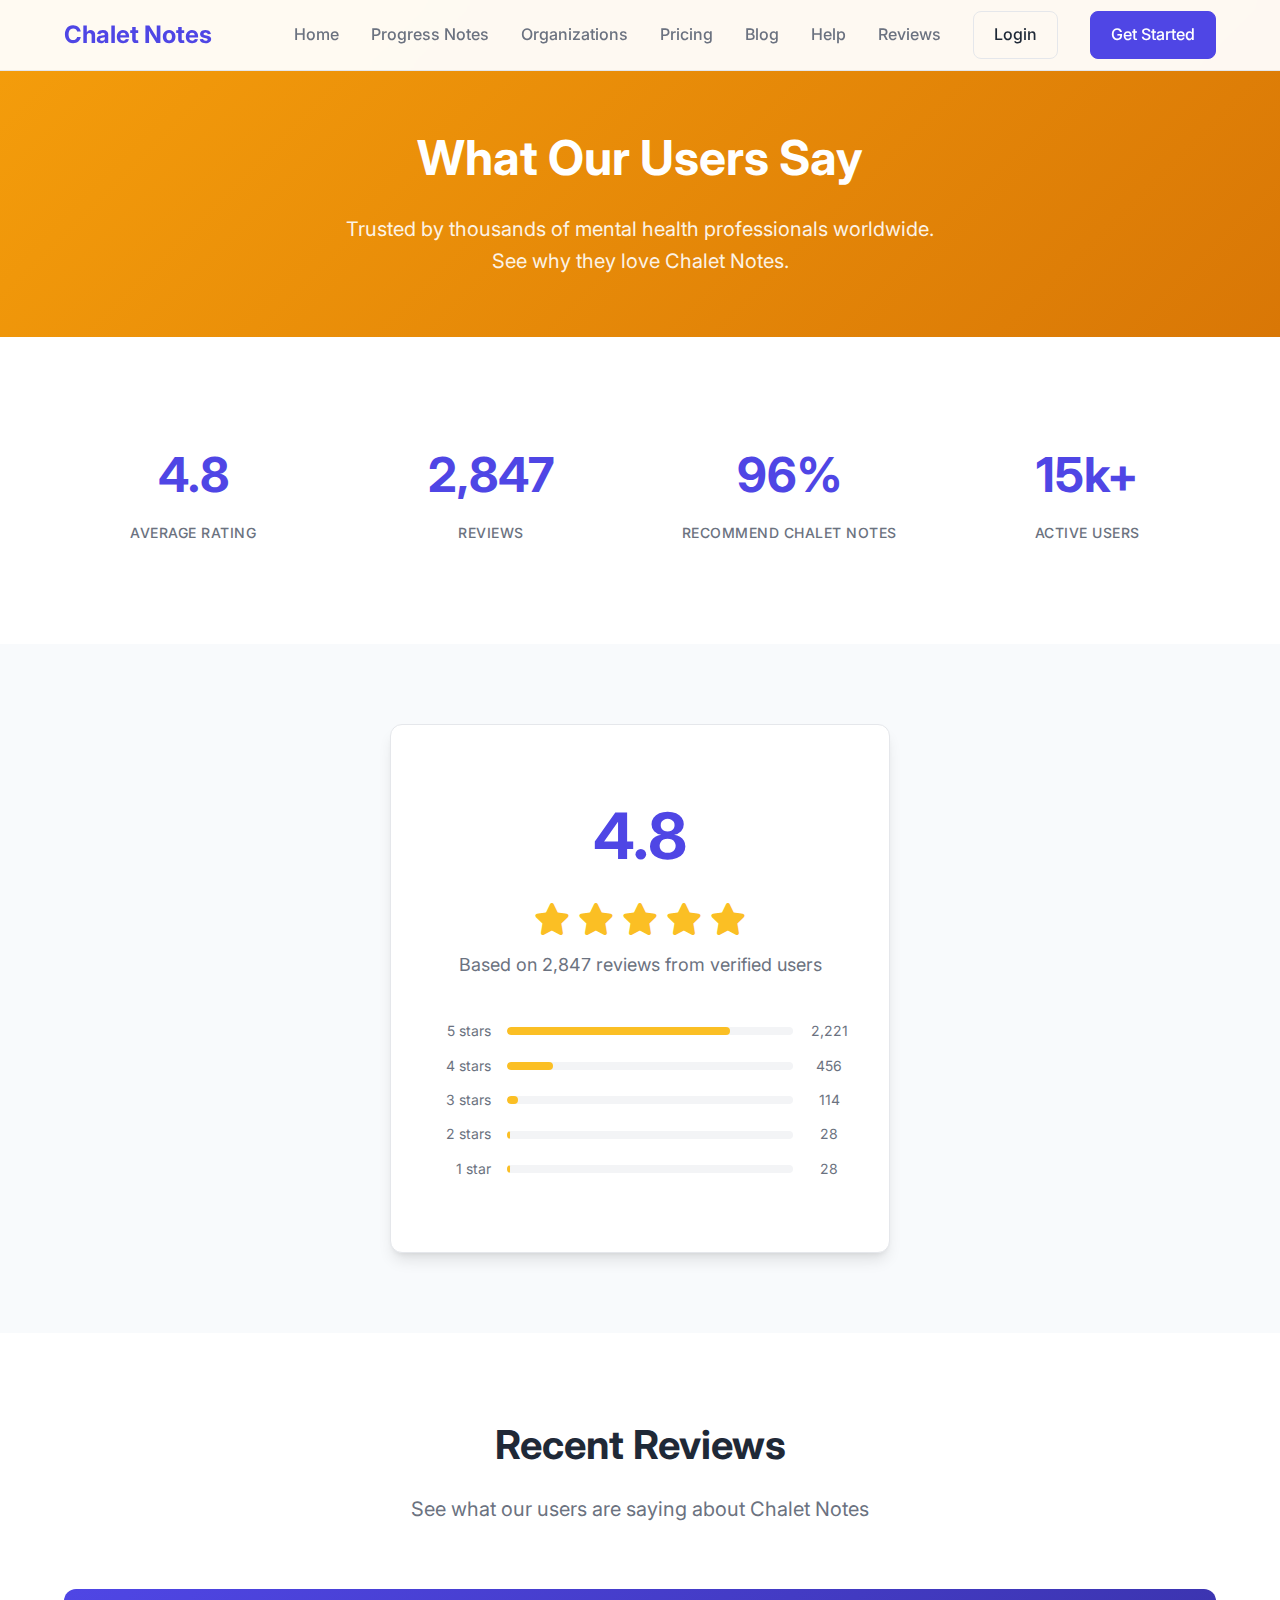
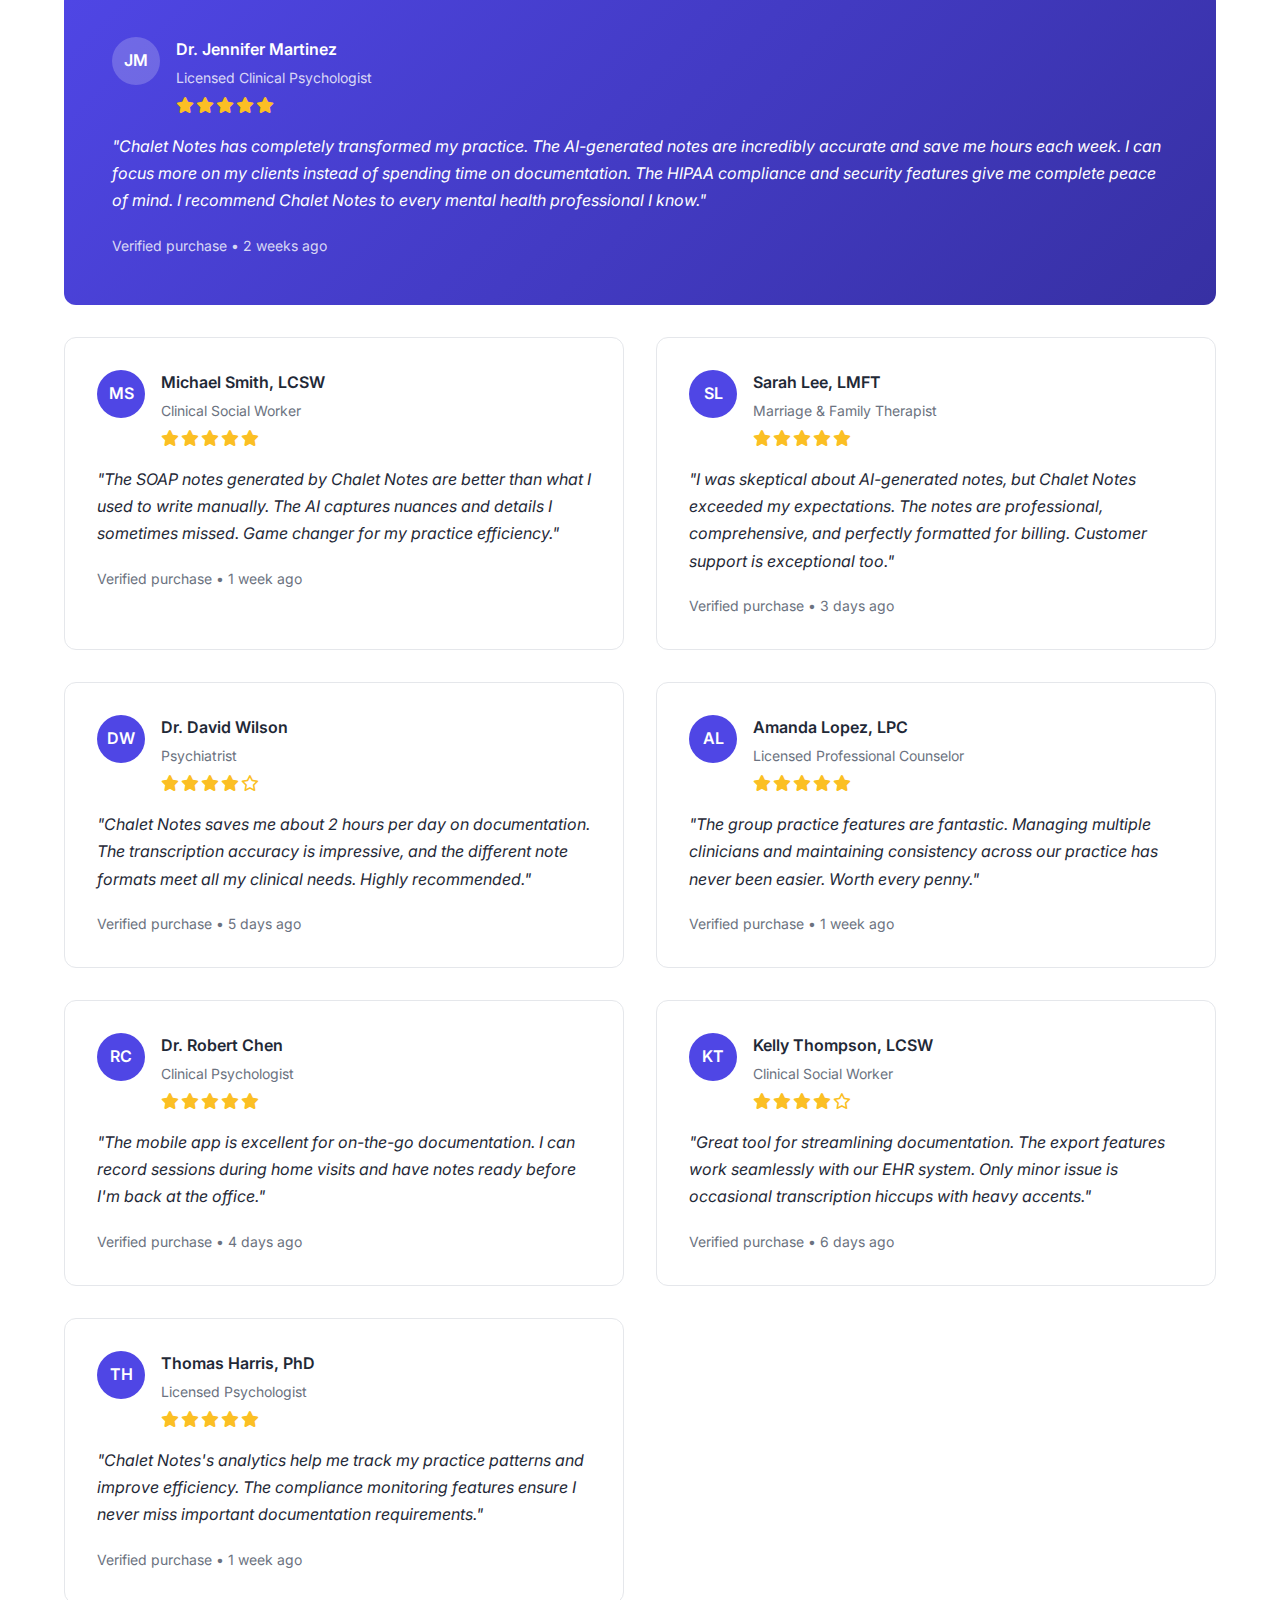
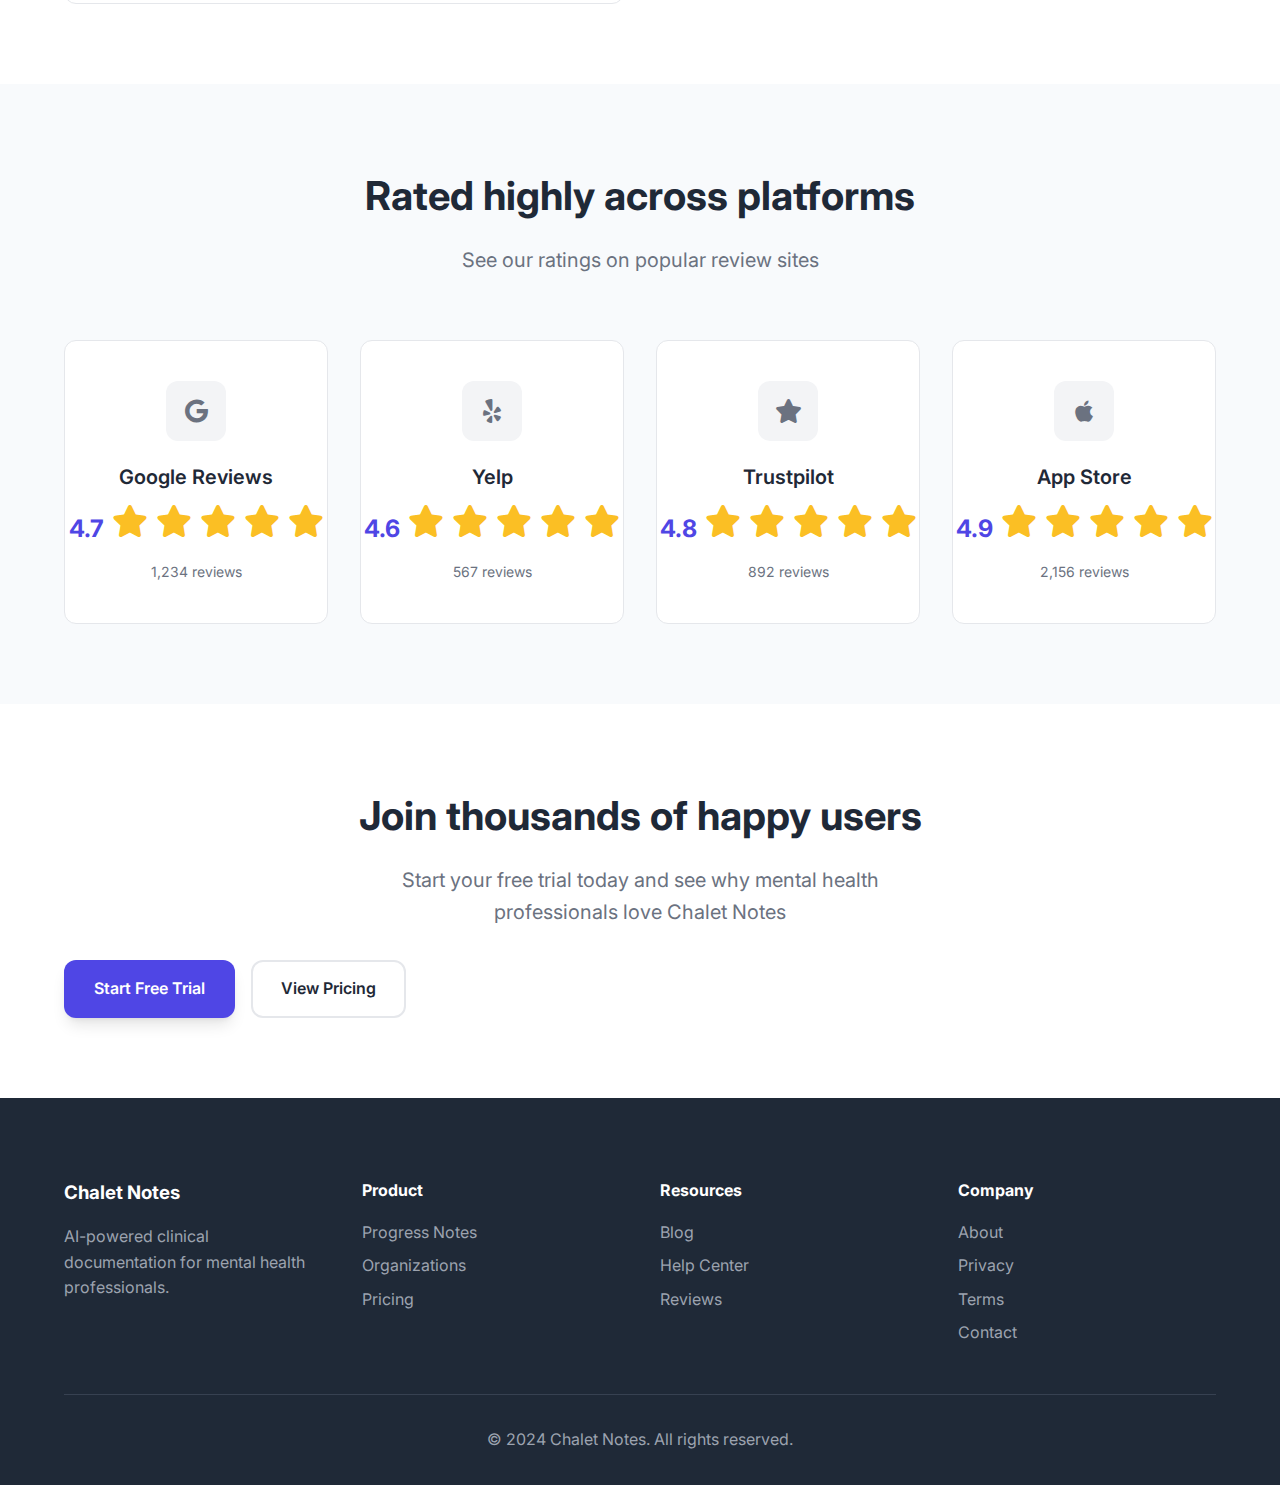
<file: reviews.html>
<!DOCTYPE html>
<html lang="en">
<head>
    <meta charset="UTF-8">
    <meta name="viewport" content="width=device-width, initial-scale=1.0">
    <title>Reviews - Chalet Notes</title>
    <link rel="stylesheet" href="styles.css">
    <link href="https://fonts.googleapis.com/css2?family=Inter:wght@300;400;500;600;700&display=swap" rel="stylesheet">
    <link href="https://cdnjs.cloudflare.com/ajax/libs/font-awesome/6.0.0/css/all.min.css" rel="stylesheet">
    <style>
        .reviews-hero {
            padding: 120px 0 60px;
            background: linear-gradient(135deg, #f59e0b 0%, #d97706 100%);
            color: white;
            text-align: center;
        }
        
        .reviews-hero h1 {
            font-size: 3rem;
            font-weight: 700;
            margin-bottom: 16px;
        }
        
        .reviews-hero p {
            font-size: 1.25rem;
            opacity: 0.9;
            max-width: 600px;
            margin: 0 auto;
        }
        
        .reviews-stats {
            padding: 80px 0;
            background: white;
        }
        
        .stats-grid {
            display: grid;
            grid-template-columns: repeat(auto-fit, minmax(200px, 1fr));
            gap: 40px;
            text-align: center;
        }
        
        .stat-item {
            padding: 20px;
        }
        
        .stat-number {
            font-size: 3rem;
            font-weight: 700;
            color: var(--primary-color);
            margin-bottom: 8px;
        }
        
        .stat-label {
            color: var(--text-secondary);
            font-weight: 500;
            text-transform: uppercase;
            font-size: 0.875rem;
            letter-spacing: 0.5px;
        }
        
        .rating-overview {
            padding: 80px 0;
            background: var(--secondary-color);
        }
        
        .rating-card {
            background: white;
            border-radius: var(--border-radius);
            padding: 60px 40px;
            text-align: center;
            box-shadow: var(--shadow-lg);
            border: 1px solid var(--border-color);
            max-width: 500px;
            margin: 0 auto;
        }
        
        .overall-rating {
            font-size: 4rem;
            font-weight: 700;
            color: var(--primary-color);
            margin-bottom: 16px;
        }
        
        .rating-stars {
            display: flex;
            justify-content: center;
            gap: 8px;
            margin-bottom: 16px;
        }
        
        .star {
            font-size: 32px;
            color: #fbbf24;
        }
        
        .rating-text {
            color: var(--text-secondary);
            font-size: 1.125rem;
            margin-bottom: 24px;
        }
        
        .rating-breakdown {
            margin-top: 40px;
        }
        
        .breakdown-item {
            display: flex;
            align-items: center;
            gap: 16px;
            margin-bottom: 12px;
        }
        
        .breakdown-label {
            min-width: 60px;
            text-align: right;
            color: var(--text-secondary);
            font-size: 0.875rem;
        }
        
        .breakdown-bar {
            flex: 1;
            height: 8px;
            background: #f3f4f6;
            border-radius: 4px;
            overflow: hidden;
        }
        
        .breakdown-fill {
            height: 100%;
            background: #fbbf24;
            border-radius: 4px;
            transition: width 1s ease-in-out;
        }
        
        .breakdown-count {
            min-width: 40px;
            color: var(--text-secondary);
            font-size: 0.875rem;
        }
        
        .reviews-grid {
            padding: 80px 0;
            background: white;
        }
        
        .reviews-container {
            display: grid;
            grid-template-columns: repeat(auto-fit, minmax(400px, 1fr));
            gap: 32px;
        }
        
        .review-card {
            background: white;
            padding: 32px;
            border-radius: var(--border-radius);
            border: 1px solid var(--border-color);
            transition: var(--transition);
        }
        
        .review-card:hover {
            transform: translateY(-2px);
            box-shadow: var(--shadow-lg);
        }
        
        .review-header {
            display: flex;
            align-items: flex-start;
            gap: 16px;
            margin-bottom: 20px;
        }
        
        .reviewer-avatar {
            width: 48px;
            height: 48px;
            background: var(--primary-color);
            color: white;
            border-radius: 50%;
            display: flex;
            align-items: center;
            justify-content: center;
            font-weight: 600;
            font-size: 16px;
            flex-shrink: 0;
        }
        
        .reviewer-info {
            flex: 1;
        }
        
        .reviewer-name {
            font-weight: 600;
            color: var(--text-primary);
            margin-bottom: 4px;
        }
        
        .reviewer-title {
            color: var(--text-secondary);
            font-size: 0.875rem;
            margin-bottom: 8px;
        }
        
        .review-rating {
            display: flex;
            gap: 2px;
        }
        
        .review-rating .star {
            font-size: 16px;
        }
        
        .review-content {
            color: var(--text-primary);
            line-height: 1.7;
            margin-bottom: 20px;
            font-style: italic;
        }
        
        .review-date {
            color: var(--text-secondary);
            font-size: 0.875rem;
        }
        
        .featured-review {
            grid-column: 1 / -1;
            background: linear-gradient(135deg, var(--primary-color), var(--primary-hover));
            color: white;
            padding: 48px;
            border: none;
        }
        
        .featured-review .reviewer-avatar {
            background: rgba(255, 255, 255, 0.2);
        }
        
        .featured-review .reviewer-name,
        .featured-review .review-content {
            color: white;
        }
        
        .featured-review .reviewer-title,
        .featured-review .review-date {
            color: rgba(255, 255, 255, 0.8);
        }
        
        .platforms-section {
            padding: 80px 0;
            background: var(--secondary-color);
        }
        
        .platforms-grid {
            display: grid;
            grid-template-columns: repeat(auto-fit, minmax(250px, 1fr));
            gap: 32px;
            margin-top: 60px;
        }
        
        .platform-card {
            background: white;
            padding: 40px 32px;
            border-radius: var(--border-radius);
            text-align: center;
            border: 1px solid var(--border-color);
            transition: var(--transition);
        }
        
        .platform-card:hover {
            transform: translateY(-4px);
            box-shadow: var(--shadow-lg);
        }
        
        .platform-logo {
            width: 60px;
            height: 60px;
            background: #f3f4f6;
            border-radius: 12px;
            margin: 0 auto 20px;
            display: flex;
            align-items: center;
            justify-content: center;
            font-size: 24px;
            color: var(--text-secondary);
        }
        
        .platform-name {
            font-size: 1.25rem;
            font-weight: 600;
            margin-bottom: 12px;
            color: var(--text-primary);
        }
        
        .platform-rating {
            display: flex;
            align-items: center;
            justify-content: center;
            gap: 8px;
            margin-bottom: 8px;
        }
        
        .platform-score {
            font-size: 1.5rem;
            font-weight: 700;
            color: var(--primary-color);
        }
        
        .platform-reviews {
            color: var(--text-secondary);
            font-size: 0.875rem;
        }
        
        .cta-section {
            padding: 80px 0;
            background: white;
            text-align: center;
        }
        
        .cta-content h2 {
            font-size: 2.5rem;
            font-weight: 700;
            margin-bottom: 16px;
            color: var(--text-primary);
        }
        
        .cta-content p {
            font-size: 1.25rem;
            color: var(--text-secondary);
            margin-bottom: 32px;
            max-width: 600px;
            margin-left: auto;
            margin-right: auto;
        }
        
        @media (max-width: 768px) {
            .reviews-hero h1 {
                font-size: 2.5rem;
            }
            
            .stats-grid {
                grid-template-columns: repeat(2, 1fr);
            }
            
            .reviews-container {
                grid-template-columns: 1fr;
            }
            
            .featured-review {
                grid-column: 1;
            }
            
            .platforms-grid {
                grid-template-columns: 1fr;
            }
            
            .cta-content h2 {
                font-size: 2rem;
            }
        }
    </style>
</head>
<body>
    <nav class="navbar">
        <div class="nav-container">
            <div class="nav-brand">
                <h2>Chalet Notes</h2>
            </div>
            <div class="nav-menu" id="nav-menu">
                <a href="index.html" class="nav-link">Home</a>
                <a href="progress-notes.html" class="nav-link">Progress Notes</a>
                <a href="organizations.html" class="nav-link">Organizations</a>
                <a href="pricing.html" class="nav-link">Pricing</a>
                <a href="blog.html" class="nav-link">Blog</a>
                <a href="help.html" class="nav-link">Help</a>
                <a href="reviews.html" class="nav-link">Reviews</a>
                <a href="login.html" class="nav-btn">Login</a>
                <a href="signup.html" class="nav-btn primary">Get Started</a>
            </div>
            <div class="nav-toggle" id="nav-toggle">
                <span class="bar"></span>
                <span class="bar"></span>
                <span class="bar"></span>
            </div>
        </div>
    </nav>

    <main>
        <section class="reviews-hero">
            <div class="container">
                <h1>What Our Users Say</h1>
                <p>Trusted by thousands of mental health professionals worldwide. See why they love Chalet Notes.</p>
            </div>
        </section>

        <section class="reviews-stats">
            <div class="container">
                <div class="stats-grid">
                    <div class="stat-item">
                        <div class="stat-number">4.8</div>
                        <div class="stat-label">Average Rating</div>
                    </div>
                    <div class="stat-item">
                        <div class="stat-number">2,847</div>
                        <div class="stat-label">Reviews</div>
                    </div>
                    <div class="stat-item">
                        <div class="stat-number">96%</div>
                        <div class="stat-label">Recommend Chalet Notes</div>
                    </div>
                    <div class="stat-item">
                        <div class="stat-number">15k+</div>
                        <div class="stat-label">Active Users</div>
                    </div>
                </div>
            </div>
        </section>

        <section class="rating-overview">
            <div class="container">
                <div class="rating-card">
                    <div class="overall-rating">4.8</div>
                    <div class="rating-stars">
                        <i class="fas fa-star star"></i>
                        <i class="fas fa-star star"></i>
                        <i class="fas fa-star star"></i>
                        <i class="fas fa-star star"></i>
                        <i class="fas fa-star star"></i>
                    </div>
                    <p class="rating-text">Based on 2,847 reviews from verified users</p>
                    
                    <div class="rating-breakdown">
                        <div class="breakdown-item">
                            <span class="breakdown-label">5 stars</span>
                            <div class="breakdown-bar">
                                <div class="breakdown-fill" style="width: 78%"></div>
                            </div>
                            <span class="breakdown-count">2,221</span>
                        </div>
                        <div class="breakdown-item">
                            <span class="breakdown-label">4 stars</span>
                            <div class="breakdown-bar">
                                <div class="breakdown-fill" style="width: 16%"></div>
                            </div>
                            <span class="breakdown-count">456</span>
                        </div>
                        <div class="breakdown-item">
                            <span class="breakdown-label">3 stars</span>
                            <div class="breakdown-bar">
                                <div class="breakdown-fill" style="width: 4%"></div>
                            </div>
                            <span class="breakdown-count">114</span>
                        </div>
                        <div class="breakdown-item">
                            <span class="breakdown-label">2 stars</span>
                            <div class="breakdown-bar">
                                <div class="breakdown-fill" style="width: 1%"></div>
                            </div>
                            <span class="breakdown-count">28</span>
                        </div>
                        <div class="breakdown-item">
                            <span class="breakdown-label">1 star</span>
                            <div class="breakdown-bar">
                                <div class="breakdown-fill" style="width: 1%"></div>
                            </div>
                            <span class="breakdown-count">28</span>
                        </div>
                    </div>
                </div>
            </div>
        </section>

        <section class="reviews-grid">
            <div class="container">
                <div class="section-header">
                    <h2>Recent Reviews</h2>
                    <p>See what our users are saying about Chalet Notes</p>
                </div>
                
                <div class="reviews-container">
                    <div class="review-card featured-review">
                        <div class="review-header">
                            <div class="reviewer-avatar">JM</div>
                            <div class="reviewer-info">
                                <div class="reviewer-name">Dr. Jennifer Martinez</div>
                                <div class="reviewer-title">Licensed Clinical Psychologist</div>
                                <div class="review-rating">
                                    <i class="fas fa-star star"></i>
                                    <i class="fas fa-star star"></i>
                                    <i class="fas fa-star star"></i>
                                    <i class="fas fa-star star"></i>
                                    <i class="fas fa-star star"></i>
                                </div>
                            </div>
                        </div>
                        <p class="review-content">"Chalet Notes has completely transformed my practice. The AI-generated notes are incredibly accurate and save me hours each week. I can focus more on my clients instead of spending time on documentation. The HIPAA compliance and security features give me complete peace of mind. I recommend Chalet Notes to every mental health professional I know."</p>
                        <div class="review-date">Verified purchase • 2 weeks ago</div>
                    </div>

                    <div class="review-card">
                        <div class="review-header">
                            <div class="reviewer-avatar">MS</div>
                            <div class="reviewer-info">
                                <div class="reviewer-name">Michael Smith, LCSW</div>
                                <div class="reviewer-title">Clinical Social Worker</div>
                                <div class="review-rating">
                                    <i class="fas fa-star star"></i>
                                    <i class="fas fa-star star"></i>
                                    <i class="fas fa-star star"></i>
                                    <i class="fas fa-star star"></i>
                                    <i class="fas fa-star star"></i>
                                </div>
                            </div>
                        </div>
                        <p class="review-content">"The SOAP notes generated by Chalet Notes are better than what I used to write manually. The AI captures nuances and details I sometimes missed. Game changer for my practice efficiency."</p>
                        <div class="review-date">Verified purchase • 1 week ago</div>
                    </div>

                    <div class="review-card">
                        <div class="review-header">
                            <div class="reviewer-avatar">SL</div>
                            <div class="reviewer-info">
                                <div class="reviewer-name">Sarah Lee, LMFT</div>
                                <div class="reviewer-title">Marriage & Family Therapist</div>
                                <div class="review-rating">
                                    <i class="fas fa-star star"></i>
                                    <i class="fas fa-star star"></i>
                                    <i class="fas fa-star star"></i>
                                    <i class="fas fa-star star"></i>
                                    <i class="fas fa-star star"></i>
                                </div>
                            </div>
                        </div>
                        <p class="review-content">"I was skeptical about AI-generated notes, but Chalet Notes exceeded my expectations. The notes are professional, comprehensive, and perfectly formatted for billing. Customer support is exceptional too."</p>
                        <div class="review-date">Verified purchase • 3 days ago</div>
                    </div>

                    <div class="review-card">
                        <div class="review-header">
                            <div class="reviewer-avatar">DW</div>
                            <div class="reviewer-info">
                                <div class="reviewer-name">Dr. David Wilson</div>
                                <div class="reviewer-title">Psychiatrist</div>
                                <div class="review-rating">
                                    <i class="fas fa-star star"></i>
                                    <i class="fas fa-star star"></i>
                                    <i class="fas fa-star star"></i>
                                    <i class="fas fa-star star"></i>
                                    <i class="far fa-star star"></i>
                                </div>
                            </div>
                        </div>
                        <p class="review-content">"Chalet Notes saves me about 2 hours per day on documentation. The transcription accuracy is impressive, and the different note formats meet all my clinical needs. Highly recommended."</p>
                        <div class="review-date">Verified purchase • 5 days ago</div>
                    </div>

                    <div class="review-card">
                        <div class="review-header">
                            <div class="reviewer-avatar">AL</div>
                            <div class="reviewer-info">
                                <div class="reviewer-name">Amanda Lopez, LPC</div>
                                <div class="reviewer-title">Licensed Professional Counselor</div>
                                <div class="review-rating">
                                    <i class="fas fa-star star"></i>
                                    <i class="fas fa-star star"></i>
                                    <i class="fas fa-star star"></i>
                                    <i class="fas fa-star star"></i>
                                    <i class="fas fa-star star"></i>
                                </div>
                            </div>
                        </div>
                        <p class="review-content">"The group practice features are fantastic. Managing multiple clinicians and maintaining consistency across our practice has never been easier. Worth every penny."</p>
                        <div class="review-date">Verified purchase • 1 week ago</div>
                    </div>

                    <div class="review-card">
                        <div class="review-header">
                            <div class="reviewer-avatar">RC</div>
                            <div class="reviewer-info">
                                <div class="reviewer-name">Dr. Robert Chen</div>
                                <div class="reviewer-title">Clinical Psychologist</div>
                                <div class="review-rating">
                                    <i class="fas fa-star star"></i>
                                    <i class="fas fa-star star"></i>
                                    <i class="fas fa-star star"></i>
                                    <i class="fas fa-star star"></i>
                                    <i class="fas fa-star star"></i>
                                </div>
                            </div>
                        </div>
                        <p class="review-content">"The mobile app is excellent for on-the-go documentation. I can record sessions during home visits and have notes ready before I'm back at the office."</p>
                        <div class="review-date">Verified purchase • 4 days ago</div>
                    </div>

                    <div class="review-card">
                        <div class="review-header">
                            <div class="reviewer-avatar">KT</div>
                            <div class="reviewer-info">
                                <div class="reviewer-name">Kelly Thompson, LCSW</div>
                                <div class="reviewer-title">Clinical Social Worker</div>
                                <div class="review-rating">
                                    <i class="fas fa-star star"></i>
                                    <i class="fas fa-star star"></i>
                                    <i class="fas fa-star star"></i>
                                    <i class="fas fa-star star"></i>
                                    <i class="far fa-star star"></i>
                                </div>
                            </div>
                        </div>
                        <p class="review-content">"Great tool for streamlining documentation. The export features work seamlessly with our EHR system. Only minor issue is occasional transcription hiccups with heavy accents."</p>
                        <div class="review-date">Verified purchase • 6 days ago</div>
                    </div>

                    <div class="review-card">
                        <div class="review-header">
                            <div class="reviewer-avatar">TH</div>
                            <div class="reviewer-info">
                                <div class="reviewer-name">Thomas Harris, PhD</div>
                                <div class="reviewer-title">Licensed Psychologist</div>
                                <div class="review-rating">
                                    <i class="fas fa-star star"></i>
                                    <i class="fas fa-star star"></i>
                                    <i class="fas fa-star star"></i>
                                    <i class="fas fa-star star"></i>
                                    <i class="fas fa-star star"></i>
                                </div>
                            </div>
                        </div>
                        <p class="review-content">"Chalet Notes's analytics help me track my practice patterns and improve efficiency. The compliance monitoring features ensure I never miss important documentation requirements."</p>
                        <div class="review-date">Verified purchase • 1 week ago</div>
                    </div>
                </div>
            </div>
        </section>

        <section class="platforms-section">
            <div class="container">
                <div class="section-header">
                    <h2>Rated highly across platforms</h2>
                    <p>See our ratings on popular review sites</p>
                </div>
                
                <div class="platforms-grid">
                    <div class="platform-card">
                        <div class="platform-logo">
                            <i class="fab fa-google"></i>
                        </div>
                        <div class="platform-name">Google Reviews</div>
                        <div class="platform-rating">
                            <div class="platform-score">4.7</div>
                            <div class="rating-stars">
                                <i class="fas fa-star star"></i>
                                <i class="fas fa-star star"></i>
                                <i class="fas fa-star star"></i>
                                <i class="fas fa-star star"></i>
                                <i class="fas fa-star star"></i>
                            </div>
                        </div>
                        <div class="platform-reviews">1,234 reviews</div>
                    </div>
                    
                    <div class="platform-card">
                        <div class="platform-logo">
                            <i class="fab fa-yelp"></i>
                        </div>
                        <div class="platform-name">Yelp</div>
                        <div class="platform-rating">
                            <div class="platform-score">4.6</div>
                            <div class="rating-stars">
                                <i class="fas fa-star star"></i>
                                <i class="fas fa-star star"></i>
                                <i class="fas fa-star star"></i>
                                <i class="fas fa-star star"></i>
                                <i class="fas fa-star star"></i>
                            </div>
                        </div>
                        <div class="platform-reviews">567 reviews</div>
                    </div>
                    
                    <div class="platform-card">
                        <div class="platform-logo">
                            <i class="fas fa-star"></i>
                        </div>
                        <div class="platform-name">Trustpilot</div>
                        <div class="platform-rating">
                            <div class="platform-score">4.8</div>
                            <div class="rating-stars">
                                <i class="fas fa-star star"></i>
                                <i class="fas fa-star star"></i>
                                <i class="fas fa-star star"></i>
                                <i class="fas fa-star star"></i>
                                <i class="fas fa-star star"></i>
                            </div>
                        </div>
                        <div class="platform-reviews">892 reviews</div>
                    </div>
                    
                    <div class="platform-card">
                        <div class="platform-logo">
                            <i class="fab fa-apple"></i>
                        </div>
                        <div class="platform-name">App Store</div>
                        <div class="platform-rating">
                            <div class="platform-score">4.9</div>
                            <div class="rating-stars">
                                <i class="fas fa-star star"></i>
                                <i class="fas fa-star star"></i>
                                <i class="fas fa-star star"></i>
                                <i class="fas fa-star star"></i>
                                <i class="fas fa-star star"></i>
                            </div>
                        </div>
                        <div class="platform-reviews">2,156 reviews</div>
                    </div>
                </div>
            </div>
        </section>

        <section class="cta-section">
            <div class="container">
                <div class="cta-content">
                    <h2>Join thousands of happy users</h2>
                    <p>Start your free trial today and see why mental health professionals love Chalet Notes</p>
                    <div class="hero-buttons">
                        <a href="signup.html" class="btn primary">Start Free Trial</a>
                        <a href="pricing.html" class="btn secondary">View Pricing</a>
                    </div>
                </div>
            </div>
        </section>
    </main>

    <footer class="footer">
        <div class="container">
            <div class="footer-content">
                <div class="footer-section">
                    <h3>Chalet Notes</h3>
                    <p>AI-powered clinical documentation for mental health professionals.</p>
                </div>
                <div class="footer-section">
                    <h4>Product</h4>
                    <ul>
                        <li><a href="progress-notes.html">Progress Notes</a></li>
                        <li><a href="organizations.html">Organizations</a></li>
                        <li><a href="pricing.html">Pricing</a></li>
                    </ul>
                </div>
                <div class="footer-section">
                    <h4>Resources</h4>
                    <ul>
                        <li><a href="blog.html">Blog</a></li>
                        <li><a href="help.html">Help Center</a></li>
                        <li><a href="reviews.html">Reviews</a></li>
                    </ul>
                </div>
                <div class="footer-section">
                    <h4>Company</h4>
                    <ul>
                        <li><a href="#about">About</a></li>
                        <li><a href="#privacy">Privacy</a></li>
                        <li><a href="#terms">Terms</a></li>
                        <li><a href="#contact">Contact</a></li>
                    </ul>
                </div>
            </div>
            <div class="footer-bottom">
                <p>&copy; 2024 Chalet Notes. All rights reserved.</p>
            </div>
        </div>
    </footer>

    <script src="script.js"></script>
</body>
</html>
</file>
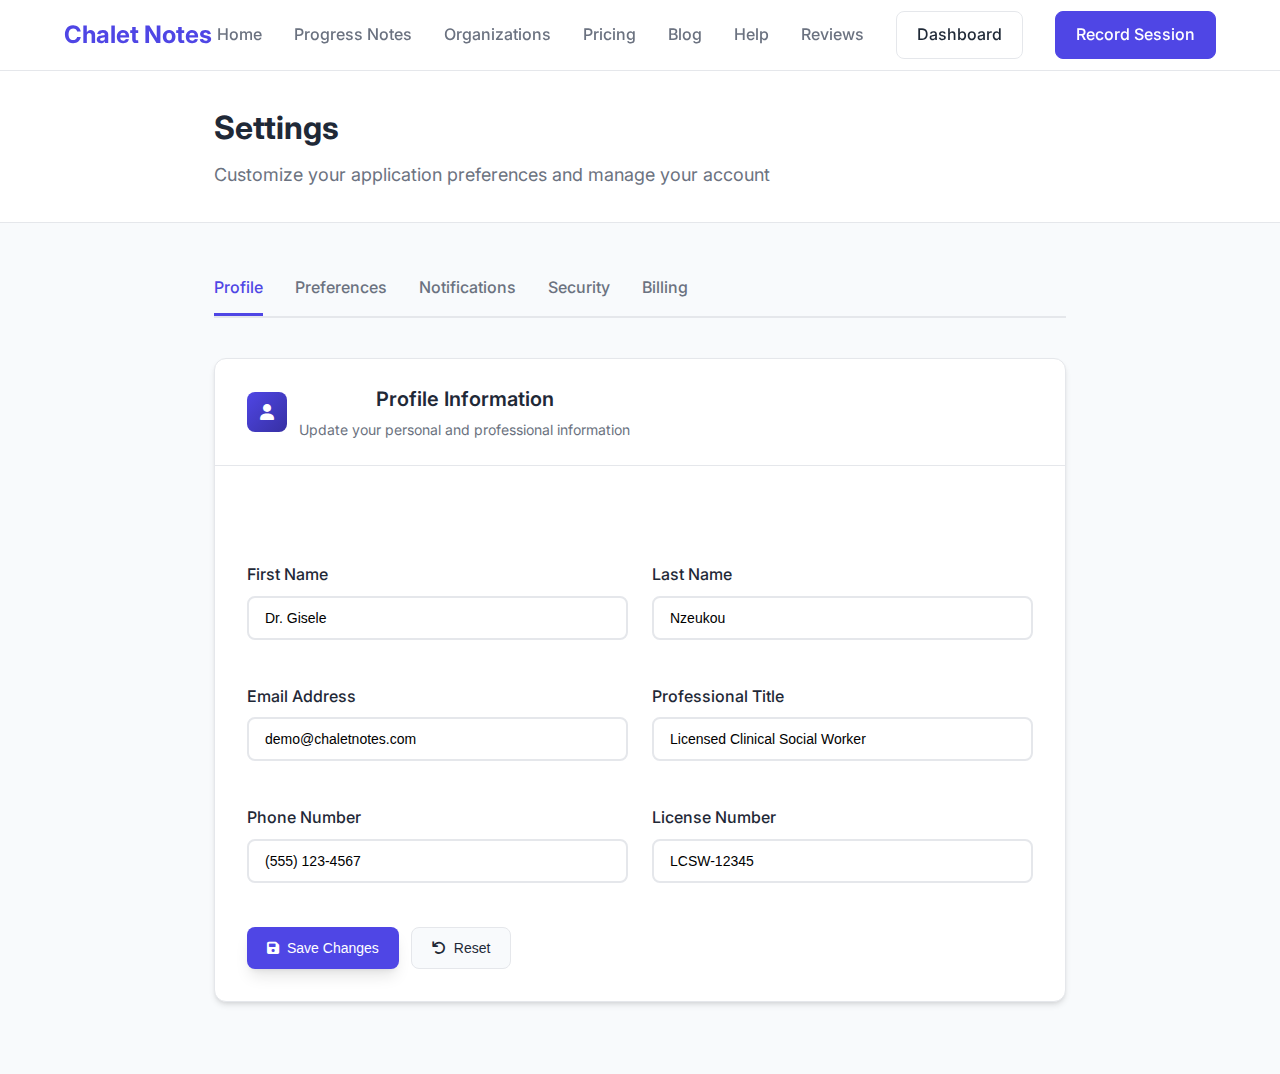
<file: settings.html>
<!DOCTYPE html>
<html lang="en">
<head>
    <meta charset="UTF-8">
    <meta name="viewport" content="width=device-width, initial-scale=1.0">
    <title>Settings - Chalet Notes</title>
    <link rel="stylesheet" href="styles.css">
    <link href="https://fonts.googleapis.com/css2?family=Inter:wght@300;400;500;600;700&display=swap" rel="stylesheet">
    <link href="https://cdnjs.cloudflare.com/ajax/libs/font-awesome/6.0.0/css/all.min.css" rel="stylesheet">
    <style>
        .settings-page {
            min-height: 100vh;
            background: #f8fafc;
            padding-top: 70px;
        }
        
        .settings-header {
            background: white;
            border-bottom: 1px solid var(--border-color);
            padding: 32px 0;
        }
        
        .settings-container {
            max-width: 900px;
            margin: 0 auto;
            padding: 0 24px;
        }
        
        .page-title {
            font-size: 2rem;
            font-weight: 700;
            color: var(--text-primary);
            margin-bottom: 8px;
        }
        
        .page-subtitle {
            color: var(--text-secondary);
            font-size: 1.125rem;
        }
        
        .settings-body {
            padding: 40px 0;
        }
        
        .settings-nav {
            display: flex;
            gap: 32px;
            margin-bottom: 40px;
            border-bottom: 2px solid var(--border-color);
        }
        
        .settings-tab {
            padding: 12px 0;
            font-weight: 500;
            color: var(--text-secondary);
            cursor: pointer;
            border-bottom: 3px solid transparent;
            transition: var(--transition);
        }
        
        .settings-tab:hover,
        .settings-tab.active {
            color: var(--primary-color);
            border-bottom-color: var(--primary-color);
        }
        
        .settings-content {
            display: none;
        }
        
        .settings-content.active {
            display: block;
        }
        
        .settings-section {
            background: white;
            border-radius: var(--border-radius);
            box-shadow: var(--shadow-md);
            border: 1px solid var(--border-color);
            margin-bottom: 32px;
            overflow: hidden;
        }
        
        .section-header {
            padding: 24px 32px;
            border-bottom: 1px solid var(--border-color);
            display: flex;
            align-items: center;
            gap: 12px;
        }
        
        .section-icon {
            width: 40px;
            height: 40px;
            background: linear-gradient(135deg, var(--primary-color), var(--primary-hover));
            border-radius: 8px;
            display: flex;
            align-items: center;
            justify-content: center;
            color: white;
            font-size: 16px;
        }
        
        .section-info h3 {
            font-size: 1.25rem;
            font-weight: 600;
            color: var(--text-primary);
            margin-bottom: 4px;
        }
        
        .section-info p {
            color: var(--text-secondary);
            font-size: 0.875rem;
        }
        
        .section-body {
            padding: 32px;
        }
        
        .form-grid {
            display: grid;
            grid-template-columns: repeat(auto-fit, minmax(250px, 1fr));
            gap: 24px;
            margin-bottom: 24px;
        }
        
        .form-group {
            margin-bottom: 20px;
        }
        
        .form-group label {
            display: block;
            font-weight: 500;
            color: var(--text-primary);
            margin-bottom: 8px;
        }
        
        .form-group input,
        .form-group select {
            width: 100%;
            padding: 12px 16px;
            border: 2px solid var(--border-color);
            border-radius: 8px;
            font-size: 14px;
            transition: var(--transition);
            background: white;
        }
        
        .form-group input:focus,
        .form-group select:focus {
            outline: none;
            border-color: var(--primary-color);
        }
        
        .preference-item {
            display: flex;
            justify-content: space-between;
            align-items: center;
            padding: 16px 0;
            border-bottom: 1px solid #f1f5f9;
        }
        
        .preference-item:last-child {
            border-bottom: none;
        }
        
        .preference-info {
            flex: 1;
        }
        
        .preference-title {
            font-weight: 500;
            color: var(--text-primary);
            margin-bottom: 4px;
        }
        
        .preference-description {
            font-size: 0.875rem;
            color: var(--text-secondary);
        }
        
        .preference-control {
            margin-left: 16px;
        }
        
        .toggle-switch {
            position: relative;
            display: inline-block;
            width: 48px;
            height: 24px;
        }
        
        .toggle-switch input {
            opacity: 0;
            width: 0;
            height: 0;
        }
        
        .toggle-slider {
            position: absolute;
            cursor: pointer;
            top: 0;
            left: 0;
            right: 0;
            bottom: 0;
            background-color: #ccc;
            transition: var(--transition);
            border-radius: 24px;
        }
        
        .toggle-slider:before {
            position: absolute;
            content: "";
            height: 18px;
            width: 18px;
            left: 3px;
            bottom: 3px;
            background-color: white;
            transition: var(--transition);
            border-radius: 50%;
        }
        
        input:checked + .toggle-slider {
            background-color: var(--primary-color);
        }
        
        input:checked + .toggle-slider:before {
            transform: translateX(24px);
        }
        
        .danger-zone {
            background: #fef2f2;
            border: 1px solid #fecaca;
            border-radius: var(--border-radius);
            padding: 24px;
            margin-top: 32px;
        }
        
        .danger-zone h4 {
            color: var(--error-color);
            margin-bottom: 12px;
            display: flex;
            align-items: center;
            gap: 8px;
        }
        
        .danger-zone p {
            color: #991b1b;
            margin-bottom: 16px;
        }
        
        .action-buttons {
            display: flex;
            gap: 12px;
            margin-top: 24px;
            flex-wrap: wrap;
        }
        
        .btn {
            display: inline-flex;
            align-items: center;
            gap: 8px;
            padding: 12px 20px;
            border-radius: 8px;
            font-weight: 500;
            transition: var(--transition);
            cursor: pointer;
            text-decoration: none;
            border: none;
            font-size: 14px;
        }
        
        .btn.primary {
            background: var(--primary-color);
            color: white;
        }
        
        .btn.primary:hover {
            background: var(--primary-hover);
        }
        
        .btn.secondary {
            background: var(--secondary-color);
            color: var(--text-primary);
            border: 1px solid var(--border-color);
        }
        
        .btn.secondary:hover {
            background: #e2e8f0;
        }
        
        .btn.danger {
            background: var(--error-color);
            color: white;
        }
        
        .btn.danger:hover {
            background: #dc2626;
        }
        
        .notification-card {
            background: #f0f9ff;
            border: 1px solid #bae6fd;
            border-radius: 8px;
            padding: 16px;
            margin-bottom: 16px;
        }
        
        .notification-title {
            font-weight: 500;
            color: #0369a1;
            margin-bottom: 4px;
        }
        
        .notification-description {
            font-size: 0.875rem;
            color: #0284c7;
        }
        
        .feedback-message {
            position: fixed;
            top: 90px;
            right: 20px;
            padding: 12px 16px;
            border-radius: 8px;
            color: white;
            font-weight: 500;
            z-index: 10000;
            box-shadow: var(--shadow-lg);
            animation: slideInRight 0.3s ease-out;
        }
        
        .feedback-success {
            background: var(--success-color);
        }
        
        .feedback-error {
            background: var(--error-color);
        }
        
        .feedback-info {
            background: var(--primary-color);
        }
        
        @keyframes slideInRight {
            from {
                transform: translateX(100%);
                opacity: 0;
            }
            to {
                transform: translateX(0);
                opacity: 1;
            }
        }
        
        @media (max-width: 768px) {
            .settings-container {
                padding: 0 16px;
            }
            
            .settings-nav {
                flex-wrap: wrap;
                gap: 16px;
            }
            
            .section-body {
                padding: 20px;
            }
            
            .form-grid {
                grid-template-columns: 1fr;
            }
            
            .preference-item {
                flex-direction: column;
                align-items: flex-start;
                gap: 12px;
            }
            
            .preference-control {
                margin-left: 0;
            }
            
            .action-buttons {
                flex-direction: column;
                align-items: stretch;
            }
        }
    </style>
</head>
<body>
    <nav class="navbar">
        <div class="nav-container">
            <div class="nav-brand">
                <h2>Chalet Notes</h2>
            </div>
            <div class="nav-menu" id="nav-menu">
                <a href="index.html" class="nav-link">Home</a>
                <a href="progress-notes.html" class="nav-link">Progress Notes</a>
                <a href="organizations.html" class="nav-link">Organizations</a>
                <a href="pricing.html" class="nav-link">Pricing</a>
                <a href="blog.html" class="nav-link">Blog</a>
                <a href="help.html" class="nav-link">Help</a>
                <a href="reviews.html" class="nav-link">Reviews</a>
                <a href="dashboard.html" class="nav-btn">Dashboard</a>
                <a href="record-session.html" class="nav-btn primary">Record Session</a>
            </div>
            <div class="nav-toggle" id="nav-toggle">
                <span class="bar"></span>
                <span class="bar"></span>
                <span class="bar"></span>
            </div>
        </div>
    </nav>

    <main class="settings-page">
        <header class="settings-header">
            <div class="settings-container">
                <h1 class="page-title">Settings</h1>
                <p class="page-subtitle">Customize your application preferences and manage your account</p>
            </div>
        </header>

        <div class="settings-body">
            <div class="settings-container">
                <nav class="settings-nav">
                    <div class="settings-tab active" data-tab="profile">Profile</div>
                    <div class="settings-tab" data-tab="preferences">Preferences</div>
                    <div class="settings-tab" data-tab="notifications">Notifications</div>
                    <div class="settings-tab" data-tab="security">Security</div>
                    <div class="settings-tab" data-tab="billing">Billing</div>
                </nav>

                <!-- Profile Settings -->
                <div class="settings-content active" id="profile-content">
                    <div class="settings-section">
                        <div class="section-header">
                            <div class="section-icon">
                                <i class="fas fa-user"></i>
                            </div>
                            <div class="section-info">
                                <h3>Profile Information</h3>
                                <p>Update your personal and professional information</p>
                            </div>
                        </div>
                        <div class="section-body">
                            <form id="profile-form">
                                <div class="form-grid">
                                    <div class="form-group">
                                        <label for="firstName">First Name</label>
                                        <input type="text" id="firstName" name="firstName" value="Dr. Gisele" required>
                                    </div>
                                    <div class="form-group">
                                        <label for="lastName">Last Name</label>
                                        <input type="text" id="lastName" name="lastName" value="Nzeukou" required>
                                    </div>
                                    <div class="form-group">
                                        <label for="email">Email Address</label>
                                        <input type="email" id="email" name="email" value="demo@chaletnotes.com" required>
                                    </div>
                                    <div class="form-group">
                                        <label for="title">Professional Title</label>
                                        <input type="text" id="title" name="title" value="Licensed Clinical Social Worker">
                                    </div>
                                    <div class="form-group">
                                        <label for="phone">Phone Number</label>
                                        <input type="tel" id="phone" name="phone" value="(555) 123-4567">
                                    </div>
                                    <div class="form-group">
                                        <label for="license">License Number</label>
                                        <input type="text" id="license" name="license" value="LCSW-12345">
                                    </div>
                                </div>
                                <div class="action-buttons">
                                    <button type="submit" class="btn primary">
                                        <i class="fas fa-save"></i>
                                        Save Changes
                                    </button>
                                    <button type="button" class="btn secondary" onclick="resetForm()">
                                        <i class="fas fa-undo"></i>
                                        Reset
                                    </button>
                                </div>
                            </form>
                        </div>
                    </div>
                </div>

                <!-- Application Preferences -->
                <div class="settings-content" id="preferences-content">
                    <div class="settings-section">
                        <div class="section-header">
                            <div class="section-icon">
                                <i class="fas fa-cog"></i>
                            </div>
                            <div class="section-info">
                                <h3>Application Preferences</h3>
                                <p>Customize how the application behaves for your workflow</p>
                            </div>
                        </div>
                        <div class="section-body">
                            <div class="preference-item">
                                <div class="preference-info">
                                    <div class="preference-title">Auto-save notes</div>
                                    <div class="preference-description">Automatically save progress notes every 30 seconds</div>
                                </div>
                                <div class="preference-control">
                                    <label class="toggle-switch">
                                        <input type="checkbox" id="auto-save" checked>
                                        <span class="toggle-slider"></span>
                                    </label>
                                </div>
                            </div>
                            
                            <div class="preference-item">
                                <div class="preference-info">
                                    <div class="preference-title">Recording quality</div>
                                    <div class="preference-description">Higher quality improves transcription accuracy</div>
                                </div>
                                <div class="preference-control">
                                    <select id="recording-quality">
                                        <option value="high" selected>High Quality</option>
                                        <option value="medium">Medium Quality</option>
                                        <option value="low">Low Quality</option>
                                    </select>
                                </div>
                            </div>
                            
                            <div class="preference-item">
                                <div class="preference-info">
                                    <div class="preference-title">Default note format</div>
                                    <div class="preference-description">Choose your preferred note template</div>
                                </div>
                                <div class="preference-control">
                                    <select id="default-format">
                                        <option value="soap" selected>SOAP Notes</option>
                                        <option value="birp">BIRP Notes</option>
                                        <option value="dap">DAP Notes</option>
                                        <option value="girp">GIRP Notes</option>
                                        <option value="freeform">Freeform Notes</option>
                                    </select>
                                </div>
                            </div>
                            
                            <div class="preference-item">
                                <div class="preference-info">
                                    <div class="preference-title">Dark mode</div>
                                    <div class="preference-description">Use dark theme for reduced eye strain</div>
                                </div>
                                <div class="preference-control">
                                    <label class="toggle-switch">
                                        <input type="checkbox" id="dark-mode">
                                        <span class="toggle-slider"></span>
                                    </label>
                                </div>
                            </div>
                            
                            <div class="action-buttons">
                                <button class="btn primary" onclick="savePreferences()">
                                    <i class="fas fa-save"></i>
                                    Save Preferences
                                </button>
                            </div>
                        </div>
                    </div>
                </div>

                <!-- Notifications -->
                <div class="settings-content" id="notifications-content">
                    <div class="settings-section">
                        <div class="section-header">
                            <div class="section-icon">
                                <i class="fas fa-bell"></i>
                            </div>
                            <div class="section-info">
                                <h3>Notification Settings</h3>
                                <p>Control how and when you receive notifications</p>
                            </div>
                        </div>
                        <div class="section-body">
                            <div class="notification-card">
                                <div class="notification-title">Email Notifications</div>
                                <div class="notification-description">Receive updates and reminders via email</div>
                            </div>
                            
                            <div class="preference-item">
                                <div class="preference-info">
                                    <div class="preference-title">Session reminders</div>
                                    <div class="preference-description">Get notified 15 minutes before scheduled sessions</div>
                                </div>
                                <div class="preference-control">
                                    <label class="toggle-switch">
                                        <input type="checkbox" id="session-reminders" checked>
                                        <span class="toggle-slider"></span>
                                    </label>
                                </div>
                            </div>
                            
                            <div class="preference-item">
                                <div class="preference-info">
                                    <div class="preference-title">Note completion alerts</div>
                                    <div class="preference-description">Reminders to complete pending notes</div>
                                </div>
                                <div class="preference-control">
                                    <label class="toggle-switch">
                                        <input type="checkbox" id="note-alerts" checked>
                                        <span class="toggle-slider"></span>
                                    </label>
                                </div>
                            </div>
                            
                            <div class="preference-item">
                                <div class="preference-info">
                                    <div class="preference-title">Weekly summaries</div>
                                    <div class="preference-description">Receive weekly analytics and insights via email</div>
                                </div>
                                <div class="preference-control">
                                    <label class="toggle-switch">
                                        <input type="checkbox" id="weekly-summaries">
                                        <span class="toggle-slider"></span>
                                    </label>
                                </div>
                            </div>
                            
                            <div class="action-buttons">
                                <button class="btn primary" onclick="saveNotifications()">
                                    <i class="fas fa-save"></i>
                                    Save Notification Settings
                                </button>
                            </div>
                        </div>
                    </div>
                </div>

                <!-- Security Settings -->
                <div class="settings-content" id="security-content">
                    <div class="settings-section">
                        <div class="section-header">
                            <div class="section-icon">
                                <i class="fas fa-shield-alt"></i>
                            </div>
                            <div class="section-info">
                                <h3>Security & Privacy</h3>
                                <p>Manage your account security and data privacy settings</p>
                            </div>
                        </div>
                        <div class="section-body">
                            <div class="form-group">
                                <h4 style="margin-bottom: 16px; color: var(--text-primary);">Password Management</h4>
                                <div class="action-buttons">
                                    <button class="btn secondary" onclick="changePassword()">
                                        <i class="fas fa-key"></i>
                                        Change Password
                                    </button>
                                    <button class="btn secondary" onclick="enableTwoFactor()">
                                        <i class="fas fa-mobile-alt"></i>
                                        Enable 2FA
                                    </button>
                                </div>
                            </div>
                            
                            <div class="form-group" style="margin-top: 32px;">
                                <h4 style="margin-bottom: 16px; color: var(--text-primary);">Data Privacy</h4>
                                <div class="preference-item">
                                    <div class="preference-info">
                                        <div class="preference-title">Data encryption</div>
                                        <div class="preference-description">All data is encrypted at rest and in transit</div>
                                    </div>
                                    <div class="preference-control">
                                        <span style="color: var(--success-color); font-weight: 500;">
                                            <i class="fas fa-check-circle"></i> Enabled
                                        </span>
                                    </div>
                                </div>
                                
                                <div class="action-buttons" style="margin-top: 20px;">
                                    <button class="btn secondary" onclick="exportData()">
                                        <i class="fas fa-download"></i>
                                        Export All Data
                                    </button>
                                    <button class="btn secondary" onclick="viewAuditLog()">
                                        <i class="fas fa-list"></i>
                                        View Audit Log
                                    </button>
                                </div>
                            </div>
                            
                            <div class="danger-zone">
                                <h4>
                                    <i class="fas fa-exclamation-triangle"></i>
                                    Danger Zone
                                </h4>
                                <p>These actions cannot be undone. Please proceed with caution.</p>
                                <div class="action-buttons">
                                    <button class="btn danger" onclick="deleteAccount()">
                                        <i class="fas fa-trash"></i>
                                        Delete Account
                                    </button>
                                </div>
                            </div>
                        </div>
                    </div>
                </div>

                <!-- Billing Settings -->
                <div class="settings-content" id="billing-content">
                    <div class="settings-section">
                        <div class="section-header">
                            <div class="section-icon">
                                <i class="fas fa-credit-card"></i>
                            </div>
                            <div class="section-info">
                                <h3>Billing & Subscription</h3>
                                <p>Manage your subscription and billing information</p>
                            </div>
                        </div>
                        <div class="section-body">
                            <div class="notification-card">
                                <div class="notification-title">Current Plan: Professional</div>
                                <div class="notification-description">$99/month - Unlimited sessions, advanced AI features</div>
                            </div>
                            
                            <div style="margin: 24px 0;">
                                <h4 style="margin-bottom: 16px; color: var(--text-primary);">Usage This Month</h4>
                                <div style="display: grid; grid-template-columns: repeat(auto-fit, minmax(200px, 1fr)); gap: 16px; margin-bottom: 24px;">
                                    <div style="text-align: center; padding: 16px; background: var(--secondary-color); border-radius: 8px;">
                                        <div style="font-size: 1.5rem; font-weight: 700; color: var(--primary-color);">24</div>
                                        <div style="font-size: 0.875rem; color: var(--text-secondary);">Sessions recorded</div>
                                    </div>
                                    <div style="text-align: center; padding: 16px; background: var(--secondary-color); border-radius: 8px;">
                                        <div style="font-size: 1.5rem; font-weight: 700; color: var(--primary-color);">22</div>
                                        <div style="font-size: 0.875rem; color: var(--text-secondary);">Notes generated</div>
                                    </div>
                                    <div style="text-align: center; padding: 16px; background: var(--secondary-color); border-radius: 8px;">
                                        <div style="font-size: 1.5rem; font-weight: 700; color: var(--primary-color);">4.2h</div>
                                        <div style="font-size: 0.875rem; color: var(--text-secondary);">Time saved</div>
                                    </div>
                                </div>
                            </div>
                            
                            <div class="action-buttons">
                                <button class="btn secondary" onclick="manageBilling()">
                                    <i class="fas fa-cog"></i>
                                    Manage Billing
                                </button>
                                <button class="btn secondary" onclick="viewInvoices()">
                                    <i class="fas fa-file-invoice"></i>
                                    View Invoices
                                </button>
                                <button class="btn secondary" onclick="changePlan()">
                                    <i class="fas fa-exchange-alt"></i>
                                    Change Plan
                                </button>
                            </div>
                        </div>
                    </div>
                </div>
            </div>
        </div>
    </main>

    <script src="script.js"></script>
    <script>
        document.addEventListener('DOMContentLoaded', function() {
            setupSettingsTabs();
            loadUserSettings();
        });

        function setupSettingsTabs() {
            const tabs = document.querySelectorAll('.settings-tab');
            const contents = document.querySelectorAll('.settings-content');
            
            tabs.forEach(tab => {
                tab.addEventListener('click', function() {
                    const targetTab = this.getAttribute('data-tab');
                    
                    // Remove active class from all tabs and contents
                    tabs.forEach(t => t.classList.remove('active'));
                    contents.forEach(c => c.classList.remove('active'));
                    
                    // Add active class to clicked tab and corresponding content
                    this.classList.add('active');
                    document.getElementById(`${targetTab}-content`).classList.add('active');
                });
            });
        }

        function loadUserSettings() {
            // Load saved settings from localStorage or server
            const savedSettings = JSON.parse(localStorage.getItem('userSettings') || '{}');
            
            // Apply saved preferences
            if (savedSettings.autoSave !== undefined) {
                document.getElementById('auto-save').checked = savedSettings.autoSave;
            }
            if (savedSettings.recordingQuality) {
                document.getElementById('recording-quality').value = savedSettings.recordingQuality;
            }
            if (savedSettings.defaultFormat) {
                document.getElementById('default-format').value = savedSettings.defaultFormat;
            }
            if (savedSettings.darkMode !== undefined) {
                document.getElementById('dark-mode').checked = savedSettings.darkMode;
            }
        }

        function savePreferences() {
            const preferences = {
                autoSave: document.getElementById('auto-save').checked,
                recordingQuality: document.getElementById('recording-quality').value,
                defaultFormat: document.getElementById('default-format').value,
                darkMode: document.getElementById('dark-mode').checked
            };
            
            // Save to localStorage
            localStorage.setItem('userSettings', JSON.stringify(preferences));
            
            // Apply dark mode if enabled
            if (preferences.darkMode) {
                document.body.classList.add('dark-mode');
            } else {
                document.body.classList.remove('dark-mode');
            }
            
            showFeedback('Preferences saved successfully!', 'success');
        }

        function saveNotifications() {
            const notifications = {
                sessionReminders: document.getElementById('session-reminders').checked,
                noteAlerts: document.getElementById('note-alerts').checked,
                weeklySummaries: document.getElementById('weekly-summaries').checked
            };
            
            localStorage.setItem('notificationSettings', JSON.stringify(notifications));
            showFeedback('Notification settings updated!', 'success');
        }

        function resetForm() {
            if (confirm('Are you sure you want to reset all changes? This cannot be undone.')) {
                document.getElementById('profile-form').reset();
                showFeedback('Form reset to default values', 'info');
            }
        }

        function changePassword() {
            showFeedback('Password change feature will redirect to secure authentication page', 'info');
        }

        function enableTwoFactor() {
            showFeedback('Two-factor authentication setup will be available in the security portal', 'info');
        }

        function exportData() {
            showFeedback('Preparing data export... You will receive an email when ready', 'info');
            setTimeout(() => {
                showFeedback('Data export request submitted successfully!', 'success');
            }, 2000);
        }

        function viewAuditLog() {
            showFeedback('Opening audit log viewer...', 'info');
        }

        function deleteAccount() {
            if (confirm('WARNING: This will permanently delete your account and all data. This action cannot be undone.\n\nAre you absolutely sure?')) {
                showFeedback('Account deletion is not implemented in demo mode', 'error');
            }
        }

        function manageBilling() {
            showFeedback('Redirecting to billing management portal...', 'info');
        }

        function viewInvoices() {
            showFeedback('Loading invoice history...', 'info');
        }

        function changePlan() {
            showFeedback('Redirecting to plan selection...', 'info');
        }

        // Profile form submission
        document.getElementById('profile-form').addEventListener('submit', function(e) {
            e.preventDefault();
            
            const formData = new FormData(this);
            const profileData = Object.fromEntries(formData);
            
            // Save to localStorage (in real app, would send to server)
            localStorage.setItem('userProfile', JSON.stringify(profileData));
            
            showFeedback('Profile updated successfully!', 'success');
        });

        function showFeedback(message, type = 'info') {
            const feedback = document.createElement('div');
            feedback.className = `feedback-message feedback-${type}`;
            feedback.innerHTML = `<i class="fas fa-${type === 'success' ? 'check-circle' : type === 'error' ? 'exclamation-triangle' : 'info-circle'}"></i> ${message}`;
            
            document.body.appendChild(feedback);
            
            setTimeout(() => {
                feedback.remove();
            }, 4000);
        }
    </script>
</body>
</html>
</file>
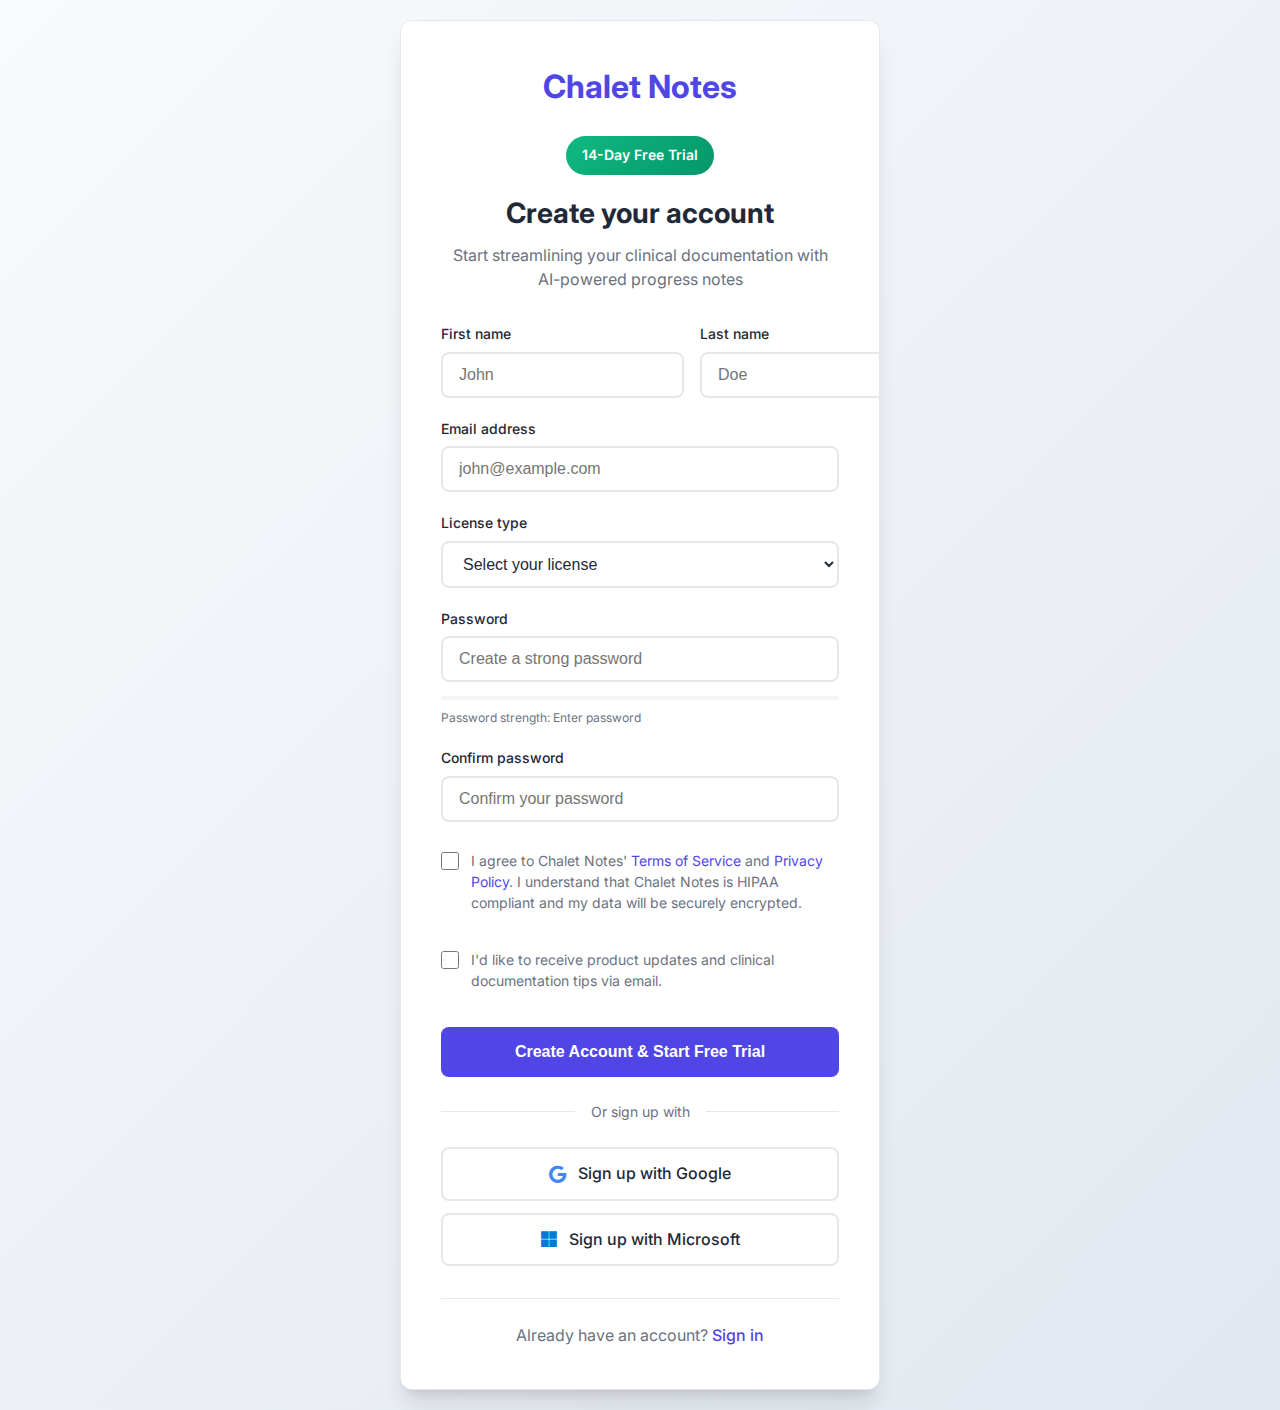
<file: signup.html>
<!DOCTYPE html>
<html lang="en">
<head>
    <meta charset="UTF-8">
    <meta name="viewport" content="width=device-width, initial-scale=1.0">
    <title>Sign Up - Chalet Notes</title>
    <link rel="stylesheet" href="styles.css">
    <link href="https://fonts.googleapis.com/css2?family=Inter:wght@300;400;500;600;700&display=swap" rel="stylesheet">
    <link href="https://cdnjs.cloudflare.com/ajax/libs/font-awesome/6.0.0/css/all.min.css" rel="stylesheet">
    <style>
        .auth-container {
            min-height: 100vh;
            display: flex;
            align-items: center;
            justify-content: center;
            background: linear-gradient(135deg, var(--secondary-color) 0%, #e2e8f0 100%);
            padding: 20px;
        }
        
        .auth-card {
            background: white;
            border-radius: var(--border-radius);
            box-shadow: var(--shadow-xl);
            border: 1px solid var(--border-color);
            width: 100%;
            max-width: 480px;
            overflow: hidden;
        }
        
        .auth-header {
            padding: 40px 40px 32px;
            text-align: center;
            background: white;
        }
        
        .auth-logo {
            color: var(--primary-color);
            font-size: 2rem;
            font-weight: 700;
            margin-bottom: 24px;
        }
        
        .auth-title {
            font-size: 1.75rem;
            font-weight: 700;
            margin-bottom: 8px;
            color: var(--text-primary);
        }
        
        .auth-subtitle {
            color: var(--text-secondary);
            font-size: 1rem;
            line-height: 1.5;
        }
        
        .auth-body {
            padding: 0 40px 40px;
        }
        
        .auth-form {
            display: flex;
            flex-direction: column;
            gap: 20px;
        }
        
        .form-row {
            display: grid;
            grid-template-columns: 1fr 1fr;
            gap: 16px;
        }
        
        .form-group {
            display: flex;
            flex-direction: column;
            gap: 6px;
        }
        
        .form-label {
            font-weight: 500;
            color: var(--text-primary);
            font-size: 0.875rem;
        }
        
        .form-input {
            padding: 12px 16px;
            border: 2px solid var(--border-color);
            border-radius: 8px;
            font-size: 16px;
            transition: var(--transition);
            background: white;
            color: var(--text-primary);
        }
        
        .form-input:focus {
            outline: none;
            border-color: var(--primary-color);
            box-shadow: 0 0 0 3px rgba(79, 70, 229, 0.1);
        }
        
        .form-input.error {
            border-color: var(--error-color);
        }
        
        .form-select {
            padding: 12px 16px;
            border: 2px solid var(--border-color);
            border-radius: 8px;
            font-size: 16px;
            transition: var(--transition);
            background: white;
            color: var(--text-primary);
            cursor: pointer;
        }
        
        .form-select:focus {
            outline: none;
            border-color: var(--primary-color);
            box-shadow: 0 0 0 3px rgba(79, 70, 229, 0.1);
        }
        
        .error-message {
            color: var(--error-color);
            font-size: 0.875rem;
            display: none;
        }
        
        .password-strength {
            margin-top: 8px;
        }
        
        .strength-bar {
            height: 4px;
            background: #f3f4f6;
            border-radius: 2px;
            overflow: hidden;
            margin-bottom: 8px;
        }
        
        .strength-fill {
            height: 100%;
            width: 0%;
            transition: var(--transition);
            border-radius: 2px;
        }
        
        .strength-weak .strength-fill {
            width: 33%;
            background: var(--error-color);
        }
        
        .strength-medium .strength-fill {
            width: 66%;
            background: var(--warning-color);
        }
        
        .strength-strong .strength-fill {
            width: 100%;
            background: var(--success-color);
        }
        
        .strength-text {
            font-size: 0.75rem;
            color: var(--text-secondary);
        }
        
        .terms-group {
            display: flex;
            align-items: flex-start;
            gap: 12px;
            margin: 8px 0;
        }
        
        .checkbox-input {
            width: 18px;
            height: 18px;
            accent-color: var(--primary-color);
            margin-top: 2px;
            flex-shrink: 0;
        }
        
        .terms-text {
            font-size: 0.875rem;
            color: var(--text-secondary);
            line-height: 1.5;
        }
        
        .terms-text a {
            color: var(--primary-color);
            text-decoration: none;
        }
        
        .terms-text a:hover {
            text-decoration: underline;
        }
        
        .auth-submit {
            background: var(--primary-color);
            color: white;
            border: none;
            padding: 16px;
            border-radius: 8px;
            font-size: 16px;
            font-weight: 600;
            cursor: pointer;
            transition: var(--transition);
            margin-top: 8px;
        }
        
        .auth-submit:hover {
            background: var(--primary-hover);
            transform: translateY(-1px);
        }
        
        .auth-submit:disabled {
            background: var(--text-secondary);
            cursor: not-allowed;
            transform: none;
        }
        
        .divider {
            display: flex;
            align-items: center;
            margin: 24px 0;
            color: var(--text-secondary);
            font-size: 0.875rem;
        }
        
        .divider::before,
        .divider::after {
            content: '';
            flex: 1;
            height: 1px;
            background: var(--border-color);
        }
        
        .divider span {
            padding: 0 16px;
        }
        
        .social-login {
            display: flex;
            flex-direction: column;
            gap: 12px;
        }
        
        .social-btn {
            display: flex;
            align-items: center;
            justify-content: center;
            gap: 12px;
            padding: 12px;
            border: 2px solid var(--border-color);
            border-radius: 8px;
            background: white;
            color: var(--text-primary);
            text-decoration: none;
            font-weight: 500;
            transition: var(--transition);
        }
        
        .social-btn:hover {
            border-color: var(--primary-color);
            background: var(--secondary-color);
        }
        
        .social-btn i {
            font-size: 18px;
        }
        
        .google-btn i {
            color: #4285f4;
        }
        
        .microsoft-btn i {
            color: #0078d4;
        }
        
        .auth-footer {
            text-align: center;
            margin-top: 32px;
            padding-top: 24px;
            border-top: 1px solid var(--border-color);
            color: var(--text-secondary);
        }
        
        .auth-footer a {
            color: var(--primary-color);
            text-decoration: none;
            font-weight: 500;
        }
        
        .auth-footer a:hover {
            text-decoration: underline;
        }
        
        .trial-badge {
            background: linear-gradient(135deg, var(--success-color), #059669);
            color: white;
            padding: 8px 16px;
            border-radius: 20px;
            font-size: 0.875rem;
            font-weight: 600;
            display: inline-block;
            margin-bottom: 16px;
        }
        
        @media (max-width: 480px) {
            .auth-container {
                padding: 10px;
            }
            
            .auth-header,
            .auth-body {
                padding: 24px 24px;
            }
            
            .auth-title {
                font-size: 1.5rem;
            }
            
            .form-row {
                grid-template-columns: 1fr;
                gap: 20px;
            }
        }
    </style>
</head>
<body>
    <div class="auth-container">
        <div class="auth-card">
            <div class="auth-header">
                <div class="auth-logo">Chalet Notes</div>
                <div class="trial-badge">14-Day Free Trial</div>
                <h1 class="auth-title">Create your account</h1>
                <p class="auth-subtitle">Start streamlining your clinical documentation with AI-powered progress notes</p>
            </div>
            
            <div class="auth-body">
                <form class="auth-form" id="signup-form">
                    <div class="form-row">
                        <div class="form-group">
                            <label class="form-label" for="firstName">First name</label>
                            <input type="text" id="firstName" name="firstName" class="form-input" required placeholder="John">
                            <div class="error-message"></div>
                        </div>
                        
                        <div class="form-group">
                            <label class="form-label" for="lastName">Last name</label>
                            <input type="text" id="lastName" name="lastName" class="form-input" required placeholder="Doe">
                            <div class="error-message"></div>
                        </div>
                    </div>
                    
                    <div class="form-group">
                        <label class="form-label" for="email">Email address</label>
                        <input type="email" id="email" name="email" class="form-input" required placeholder="john@example.com">
                        <div class="error-message"></div>
                    </div>
                    
                    <div class="form-group">
                        <label class="form-label" for="license">License type</label>
                        <select id="license" name="license" class="form-select" required>
                            <option value="">Select your license</option>
                            <option value="lcsw">Licensed Clinical Social Worker (LCSW)</option>
                            <option value="lmft">Licensed Marriage & Family Therapist (LMFT)</option>
                            <option value="lpc">Licensed Professional Counselor (LPC)</option>
                            <option value="psyd">Doctor of Psychology (PsyD)</option>
                            <option value="phd">Doctor of Philosophy in Psychology (PhD)</option>
                            <option value="md">Medical Doctor - Psychiatrist (MD)</option>
                            <option value="other">Other</option>
                        </select>
                        <div class="error-message"></div>
                    </div>
                    
                    <div class="form-group">
                        <label class="form-label" for="password">Password</label>
                        <input type="password" id="password" name="password" class="form-input" required placeholder="Create a strong password">
                        <div class="password-strength" id="password-strength">
                            <div class="strength-bar">
                                <div class="strength-fill"></div>
                            </div>
                            <div class="strength-text">Password strength: <span id="strength-text">Enter password</span></div>
                        </div>
                        <div class="error-message"></div>
                    </div>
                    
                    <div class="form-group">
                        <label class="form-label" for="confirmPassword">Confirm password</label>
                        <input type="password" id="confirmPassword" name="confirmPassword" class="form-input" required placeholder="Confirm your password">
                        <div class="error-message"></div>
                    </div>
                    
                    <div class="terms-group">
                        <input type="checkbox" id="terms" class="checkbox-input" required>
                        <label for="terms" class="terms-text">
                            I agree to Chalet Notes' <a href="#terms">Terms of Service</a> and <a href="#privacy">Privacy Policy</a>. I understand that Chalet Notes is HIPAA compliant and my data will be securely encrypted.
                        </label>
                    </div>
                    
                    <div class="terms-group">
                        <input type="checkbox" id="marketing" class="checkbox-input">
                        <label for="marketing" class="terms-text">
                            I'd like to receive product updates and clinical documentation tips via email.
                        </label>
                    </div>
                    
                    <button type="submit" class="auth-submit">Create Account & Start Free Trial</button>
                </form>
                
                <div class="divider">
                    <span>Or sign up with</span>
                </div>
                
                <div class="social-login">
                    <a href="#" class="social-btn google-btn">
                        <i class="fab fa-google"></i>
                        Sign up with Google
                    </a>
                    <a href="#" class="social-btn microsoft-btn">
                        <i class="fab fa-microsoft"></i>
                        Sign up with Microsoft
                    </a>
                </div>
                
                <div class="auth-footer">
                    Already have an account? <a href="login.html">Sign in</a>
                </div>
            </div>
        </div>
    </div>

    <script src="script.js"></script>
    <script>
        document.addEventListener('DOMContentLoaded', function() {
            const form = document.getElementById('signup-form');
            const passwordInput = document.getElementById('password');
            const strengthContainer = document.getElementById('password-strength');
            const strengthText = document.getElementById('strength-text');
            
            // Password strength checker
            passwordInput.addEventListener('input', function() {
                const password = this.value;
                const strength = checkPasswordStrength(password);
                
                strengthContainer.className = 'password-strength strength-' + strength.level;
                strengthText.textContent = strength.text;
            });
            
            function checkPasswordStrength(password) {
                if (!password) return { level: '', text: 'Enter password' };
                
                let score = 0;
                const checks = [
                    password.length >= 8,
                    /[a-z]/.test(password),
                    /[A-Z]/.test(password),
                    /\d/.test(password),
                    /[^a-zA-Z0-9]/.test(password)
                ];
                
                score = checks.filter(Boolean).length;
                
                if (score < 3) return { level: 'weak', text: 'Weak' };
                if (score < 5) return { level: 'medium', text: 'Medium' };
                return { level: 'strong', text: 'Strong' };
            }
            
            if (form) {
                handleFormSubmit(form, async (formData) => {
                    const submitBtn = form.querySelector('.auth-submit');
                    const originalText = submitBtn.textContent;
                    
                    try {
                        submitBtn.textContent = 'Creating account...';
                        submitBtn.disabled = true;
                        
                        // Basic validation
                        const password = formData.get('password');
                        const confirmPassword = formData.get('confirmPassword');
                        
                        if (password !== confirmPassword) {
                            throw new Error('Passwords do not match');
                        }
                        
                        // Simulate account creation
                        await new Promise(resolve => setTimeout(resolve, 2000));
                        
                        // Simulate successful signup
                        const userData = {
                            email: formData.get('email'),
                            firstName: formData.get('firstName'),
                            lastName: formData.get('lastName'),
                            license: formData.get('license')
                        };
                        
                        localStorage.setItem('authToken', 'demo-token-' + Date.now());
                        localStorage.setItem('userEmail', userData.email);
                        localStorage.setItem('userData', JSON.stringify(userData));
                        
                        // Redirect to dashboard
                        window.location.href = 'dashboard.html';
                        
                    } catch (error) {
                        console.error('Signup error:', error);
                        alert(error.message || 'Signup failed. Please try again.');
                        
                        submitBtn.textContent = originalText;
                        submitBtn.disabled = false;
                    }
                });
            }
        });
    </script>
</body>
</html>
</file>
<file: styles.css>
* {
    margin: 0;
    padding: 0;
    box-sizing: border-box;
}

:root {
    --primary-color: #4f46e5;
    --primary-hover: #3730a3;
    --secondary-color: #f8fafc;
    --text-primary: #1f2937;
    --text-secondary: #6b7280;
    --background: #ffffff;
    --border-color: #e5e7eb;
    --success-color: #10b981;
    --warning-color: #f59e0b;
    --error-color: #ef4444;
    --shadow-sm: 0 1px 2px 0 rgb(0 0 0 / 0.05);
    --shadow-md: 0 4px 6px -1px rgb(0 0 0 / 0.1), 0 2px 4px -2px rgb(0 0 0 / 0.1);
    --shadow-lg: 0 10px 15px -3px rgb(0 0 0 / 0.1), 0 4px 6px -4px rgb(0 0 0 / 0.1);
    --shadow-xl: 0 20px 25px -5px rgb(0 0 0 / 0.1), 0 8px 10px -6px rgb(0 0 0 / 0.1);
    --border-radius: 12px;
    --transition: all 0.3s cubic-bezier(0.4, 0, 0.2, 1);
}

body {
    font-family: 'Inter', sans-serif;
    line-height: 1.6;
    color: var(--text-primary);
    background: var(--background);
}

.container {
    max-width: 1200px;
    margin: 0 auto;
    padding: 0 24px;
}

/* Navigation */
.navbar {
    position: fixed;
    top: 0;
    width: 100%;
    background: rgba(255, 255, 255, 0.95);
    backdrop-filter: blur(10px);
    border-bottom: 1px solid var(--border-color);
    z-index: 1000;
    transition: var(--transition);
}

.nav-container {
    max-width: 1200px;
    margin: 0 auto;
    padding: 0 24px;
    display: flex;
    justify-content: space-between;
    align-items: center;
    height: 70px;
}

.nav-brand h2 {
    color: var(--primary-color);
    font-weight: 700;
    font-size: 24px;
}

.nav-menu {
    display: flex;
    align-items: center;
    gap: 32px;
}

.nav-link {
    text-decoration: none;
    color: var(--text-secondary);
    font-weight: 500;
    transition: var(--transition);
    position: relative;
}

.nav-link:hover {
    color: var(--primary-color);
}

.nav-link::after {
    content: '';
    position: absolute;
    width: 0;
    height: 2px;
    bottom: -6px;
    left: 50%;
    background: var(--primary-color);
    transition: var(--transition);
    transform: translateX(-50%);
}

.nav-link:hover::after {
    width: 100%;
}

.nav-btn {
    text-decoration: none;
    padding: 10px 20px;
    border-radius: 8px;
    font-weight: 500;
    transition: var(--transition);
    border: 1px solid var(--border-color);
    color: var(--text-primary);
}

.nav-btn.primary {
    background: var(--primary-color);
    color: white;
    border-color: var(--primary-color);
}

.nav-btn:hover {
    transform: translateY(-1px);
    box-shadow: var(--shadow-md);
}

.nav-btn.primary:hover {
    background: var(--primary-hover);
}

.nav-toggle {
    display: none;
    flex-direction: column;
    cursor: pointer;
}

.bar {
    width: 25px;
    height: 3px;
    background: var(--text-primary);
    margin: 3px 0;
    transition: var(--transition);
    border-radius: 2px;
}

/* Hero Section */
.hero {
    padding: 140px 24px 80px;
    display: flex;
    align-items: center;
    min-height: 80vh;
    max-width: 1200px;
    margin: 0 auto;
    gap: 80px;
}

.hero-content {
    flex: 1;
    max-width: 600px;
}

.hero-title {
    font-size: 3.5rem;
    font-weight: 700;
    line-height: 1.1;
    margin-bottom: 24px;
    background: linear-gradient(135deg, var(--text-primary) 0%, var(--primary-color) 100%);
    -webkit-background-clip: text;
    -webkit-text-fill-color: transparent;
    background-clip: text;
}

.hero-subtitle {
    font-size: 1.25rem;
    color: var(--text-secondary);
    margin-bottom: 32px;
    line-height: 1.7;
}

.hero-buttons {
    display: flex;
    gap: 16px;
}

.btn {
    display: inline-flex;
    align-items: center;
    gap: 8px;
    padding: 14px 28px;
    border-radius: var(--border-radius);
    text-decoration: none;
    font-weight: 600;
    transition: var(--transition);
    border: 2px solid transparent;
    cursor: pointer;
    font-size: 16px;
}

.btn.primary {
    background: var(--primary-color);
    color: white;
    box-shadow: var(--shadow-lg);
}

.btn.primary:hover {
    background: var(--primary-hover);
    transform: translateY(-2px);
    box-shadow: var(--shadow-xl);
}

.btn.secondary {
    background: transparent;
    color: var(--text-primary);
    border-color: var(--border-color);
}

.btn.secondary:hover {
    background: var(--secondary-color);
    border-color: var(--primary-color);
    color: var(--primary-color);
}

/* Hero Visual */
.hero-visual {
    flex: 1;
    display: flex;
    justify-content: center;
    align-items: center;
}

.hero-card {
    background: white;
    border-radius: 20px;
    padding: 32px;
    box-shadow: var(--shadow-xl);
    border: 1px solid var(--border-color);
    width: 100%;
    max-width: 400px;
    animation: float 6s ease-in-out infinite;
}

@keyframes float {
    0%, 100% { transform: translateY(0px); }
    50% { transform: translateY(-10px); }
}

.card-header {
    display: flex;
    align-items: center;
    margin-bottom: 24px;
}

.recording-indicator {
    display: flex;
    align-items: center;
    gap: 8px;
    color: var(--error-color);
    font-weight: 600;
    font-size: 14px;
}

.pulse-dot {
    width: 8px;
    height: 8px;
    background: var(--error-color);
    border-radius: 50%;
    animation: pulse 2s infinite;
}

@keyframes pulse {
    0% { transform: scale(0.95); box-shadow: 0 0 0 0 rgba(239, 68, 68, 0.7); }
    70% { transform: scale(1); box-shadow: 0 0 0 10px rgba(239, 68, 68, 0); }
    100% { transform: scale(0.95); box-shadow: 0 0 0 0 rgba(239, 68, 68, 0); }
}

.waveform {
    display: flex;
    align-items: end;
    gap: 4px;
    height: 80px;
}

.wave-bar {
    width: 8px;
    background: var(--primary-color);
    border-radius: 4px;
    animation: wave 1.5s ease-in-out infinite;
    opacity: 0.7;
}

.wave-bar:nth-child(odd) {
    animation-delay: 0.2s;
}

.wave-bar:nth-child(even) {
    animation-delay: 0.4s;
}

@keyframes wave {
    0%, 100% { height: 20%; }
    50% { height: 100%; }
}

/* Features Preview */
.features-preview {
    padding: 80px 0;
    background: linear-gradient(135deg, #f8fafc 0%, #e2e8f0 100%);
}

.section-header {
    text-align: center;
    margin-bottom: 64px;
}

.section-header h2 {
    font-size: 2.5rem;
    font-weight: 700;
    margin-bottom: 16px;
    color: var(--text-primary);
}

.section-header p {
    font-size: 1.25rem;
    color: var(--text-secondary);
    max-width: 600px;
    margin: 0 auto;
}

.features-grid {
    display: grid;
    grid-template-columns: repeat(auto-fit, minmax(350px, 1fr));
    gap: 32px;
}

.feature-card {
    background: white;
    padding: 40px 32px;
    border-radius: var(--border-radius);
    box-shadow: var(--shadow-md);
    text-align: center;
    transition: var(--transition);
    border: 1px solid var(--border-color);
}

.feature-card:hover {
    transform: translateY(-4px);
    box-shadow: var(--shadow-xl);
}

.feature-icon {
    width: 80px;
    height: 80px;
    background: linear-gradient(135deg, var(--primary-color), var(--primary-hover));
    border-radius: 20px;
    display: flex;
    align-items: center;
    justify-content: center;
    margin: 0 auto 24px;
    color: white;
    font-size: 32px;
}

.feature-card h3 {
    font-size: 1.5rem;
    font-weight: 600;
    margin-bottom: 16px;
    color: var(--text-primary);
}

.feature-card p {
    color: var(--text-secondary);
    line-height: 1.6;
}

/* Testimonials */
.testimonials {
    padding: 80px 0;
    background: white;
}

.testimonials-grid {
    display: grid;
    grid-template-columns: repeat(auto-fit, minmax(350px, 1fr));
    gap: 32px;
}

.testimonial-card {
    background: white;
    padding: 32px;
    border-radius: var(--border-radius);
    box-shadow: var(--shadow-lg);
    border: 1px solid var(--border-color);
    transition: var(--transition);
}

.testimonial-card:hover {
    transform: translateY(-2px);
    box-shadow: var(--shadow-xl);
}

.testimonial-content {
    margin-bottom: 24px;
}

.testimonial-content p {
    font-size: 1.125rem;
    line-height: 1.7;
    color: var(--text-primary);
    font-style: italic;
}

.testimonial-author {
    display: flex;
    align-items: center;
    gap: 16px;
}

.author-avatar {
    width: 48px;
    height: 48px;
    background: var(--primary-color);
    color: white;
    border-radius: 50%;
    display: flex;
    align-items: center;
    justify-content: center;
    font-weight: 600;
    font-size: 16px;
}

.author-info h4 {
    color: var(--text-primary);
    font-weight: 600;
    margin-bottom: 4px;
}

.author-info span {
    color: var(--text-secondary);
    font-size: 14px;
}

/* FAQ */
.faq {
    padding: 80px 0;
    background: var(--secondary-color);
}

.faq-list {
    max-width: 800px;
    margin: 0 auto;
}

.faq-item {
    background: white;
    border-radius: var(--border-radius);
    margin-bottom: 16px;
    border: 1px solid var(--border-color);
    overflow: hidden;
    transition: var(--transition);
}

.faq-question {
    padding: 24px 32px;
    display: flex;
    justify-content: space-between;
    align-items: center;
    cursor: pointer;
    transition: var(--transition);
}

.faq-question:hover {
    background: var(--secondary-color);
}

.faq-question h3 {
    font-size: 1.125rem;
    font-weight: 600;
    color: var(--text-primary);
}

.faq-question i {
    color: var(--primary-color);
    transition: var(--transition);
}

.faq-item.active .faq-question i {
    transform: rotate(180deg);
}

.faq-answer {
    padding: 0 32px;
    max-height: 0;
    overflow: hidden;
    transition: var(--transition);
}

.faq-item.active .faq-answer {
    padding: 0 32px 24px;
    max-height: 200px;
}

.faq-answer p {
    color: var(--text-secondary);
    line-height: 1.6;
}

/* Pricing Preview */
.pricing-preview {
    padding: 80px 0;
    background: white;
}

.pricing-grid {
    display: grid;
    grid-template-columns: repeat(auto-fit, minmax(300px, 1fr));
    gap: 32px;
    max-width: 1000px;
    margin: 0 auto;
}

.pricing-card {
    background: white;
    border-radius: var(--border-radius);
    padding: 40px 32px;
    border: 2px solid var(--border-color);
    text-align: center;
    position: relative;
    transition: var(--transition);
}

.pricing-card.featured {
    border-color: var(--primary-color);
    transform: scale(1.05);
    box-shadow: var(--shadow-xl);
}

.plan-badge {
    position: absolute;
    top: -12px;
    left: 50%;
    transform: translateX(-50%);
    background: var(--primary-color);
    color: white;
    padding: 6px 20px;
    border-radius: 20px;
    font-size: 12px;
    font-weight: 600;
    text-transform: uppercase;
}

.plan-header {
    margin-bottom: 32px;
}

.plan-header h3 {
    font-size: 1.5rem;
    font-weight: 700;
    margin-bottom: 16px;
    color: var(--text-primary);
}

.plan-price {
    display: flex;
    align-items: baseline;
    justify-content: center;
    gap: 4px;
}

.price {
    font-size: 3rem;
    font-weight: 700;
    color: var(--primary-color);
}

.period {
    color: var(--text-secondary);
    font-size: 1rem;
}

.plan-features {
    list-style: none;
    margin-bottom: 32px;
    text-align: left;
}

.plan-features li {
    display: flex;
    align-items: center;
    gap: 12px;
    padding: 8px 0;
    color: var(--text-secondary);
}

.plan-features i {
    color: var(--success-color);
    font-size: 14px;
}

/* Footer */
.footer {
    background: var(--text-primary);
    color: white;
    padding: 80px 0 32px;
}

.footer-content {
    display: grid;
    grid-template-columns: repeat(auto-fit, minmax(250px, 1fr));
    gap: 40px;
    margin-bottom: 40px;
}

.footer-section h3,
.footer-section h4 {
    margin-bottom: 16px;
    color: white;
}

.footer-section p {
    color: #9ca3af;
    line-height: 1.6;
}

.footer-section ul {
    list-style: none;
}

.footer-section ul li {
    margin-bottom: 8px;
}

.footer-section ul li a {
    color: #9ca3af;
    text-decoration: none;
    transition: var(--transition);
}

.footer-section ul li a:hover {
    color: white;
}

.footer-bottom {
    border-top: 1px solid #374151;
    padding-top: 32px;
    text-align: center;
}

.footer-bottom p {
    color: #9ca3af;
}

/* Responsive Design */
@media (max-width: 1024px) {
    .hero {
        flex-direction: column;
        gap: 60px;
        text-align: center;
        padding: 120px 24px 60px;
    }
    
    .hero-title {
        font-size: 3rem;
    }
    
    .pricing-card.featured {
        transform: none;
    }
}

@media (max-width: 768px) {
    .nav-menu {
        position: fixed;
        left: -100%;
        top: 70px;
        flex-direction: column;
        background-color: white;
        width: 100%;
        text-align: center;
        transition: var(--transition);
        box-shadow: var(--shadow-lg);
        padding: 32px 0;
        gap: 16px;
        border-top: 1px solid var(--border-color);
    }
    
    .nav-menu.active {
        left: 0;
    }
    
    .nav-toggle {
        display: flex;
    }
    
    .nav-toggle.active .bar:nth-child(2) {
        opacity: 0;
    }
    
    .nav-toggle.active .bar:nth-child(1) {
        transform: translateY(8px) rotate(45deg);
    }
    
    .nav-toggle.active .bar:nth-child(3) {
        transform: translateY(-8px) rotate(-45deg);
    }
    
    .hero-title {
        font-size: 2.5rem;
    }
    
    .hero-subtitle {
        font-size: 1.125rem;
    }
    
    .hero-buttons {
        flex-direction: column;
        align-items: center;
    }
    
    .features-grid,
    .testimonials-grid {
        grid-template-columns: 1fr;
    }
    
    .section-header h2 {
        font-size: 2rem;
    }
    
    .section-header p {
        font-size: 1.125rem;
    }
}

@media (max-width: 480px) {
    .container {
        padding: 0 16px;
    }
    
    .nav-container {
        padding: 0 16px;
    }
    
    .hero {
        padding: 100px 16px 40px;
    }
    
    .hero-title {
        font-size: 2rem;
    }
    
    .hero-card {
        padding: 24px;
        margin: 0 16px;
    }
    
    .features-preview,
    .testimonials,
    .faq,
    .pricing-preview {
        padding: 60px 0;
    }
    
    .feature-card,
    .testimonial-card,
    .pricing-card {
        padding: 24px 20px;
    }
    
    .faq-question,
    .faq-answer {
        padding-left: 20px;
        padding-right: 20px;
    }
}
</file>
